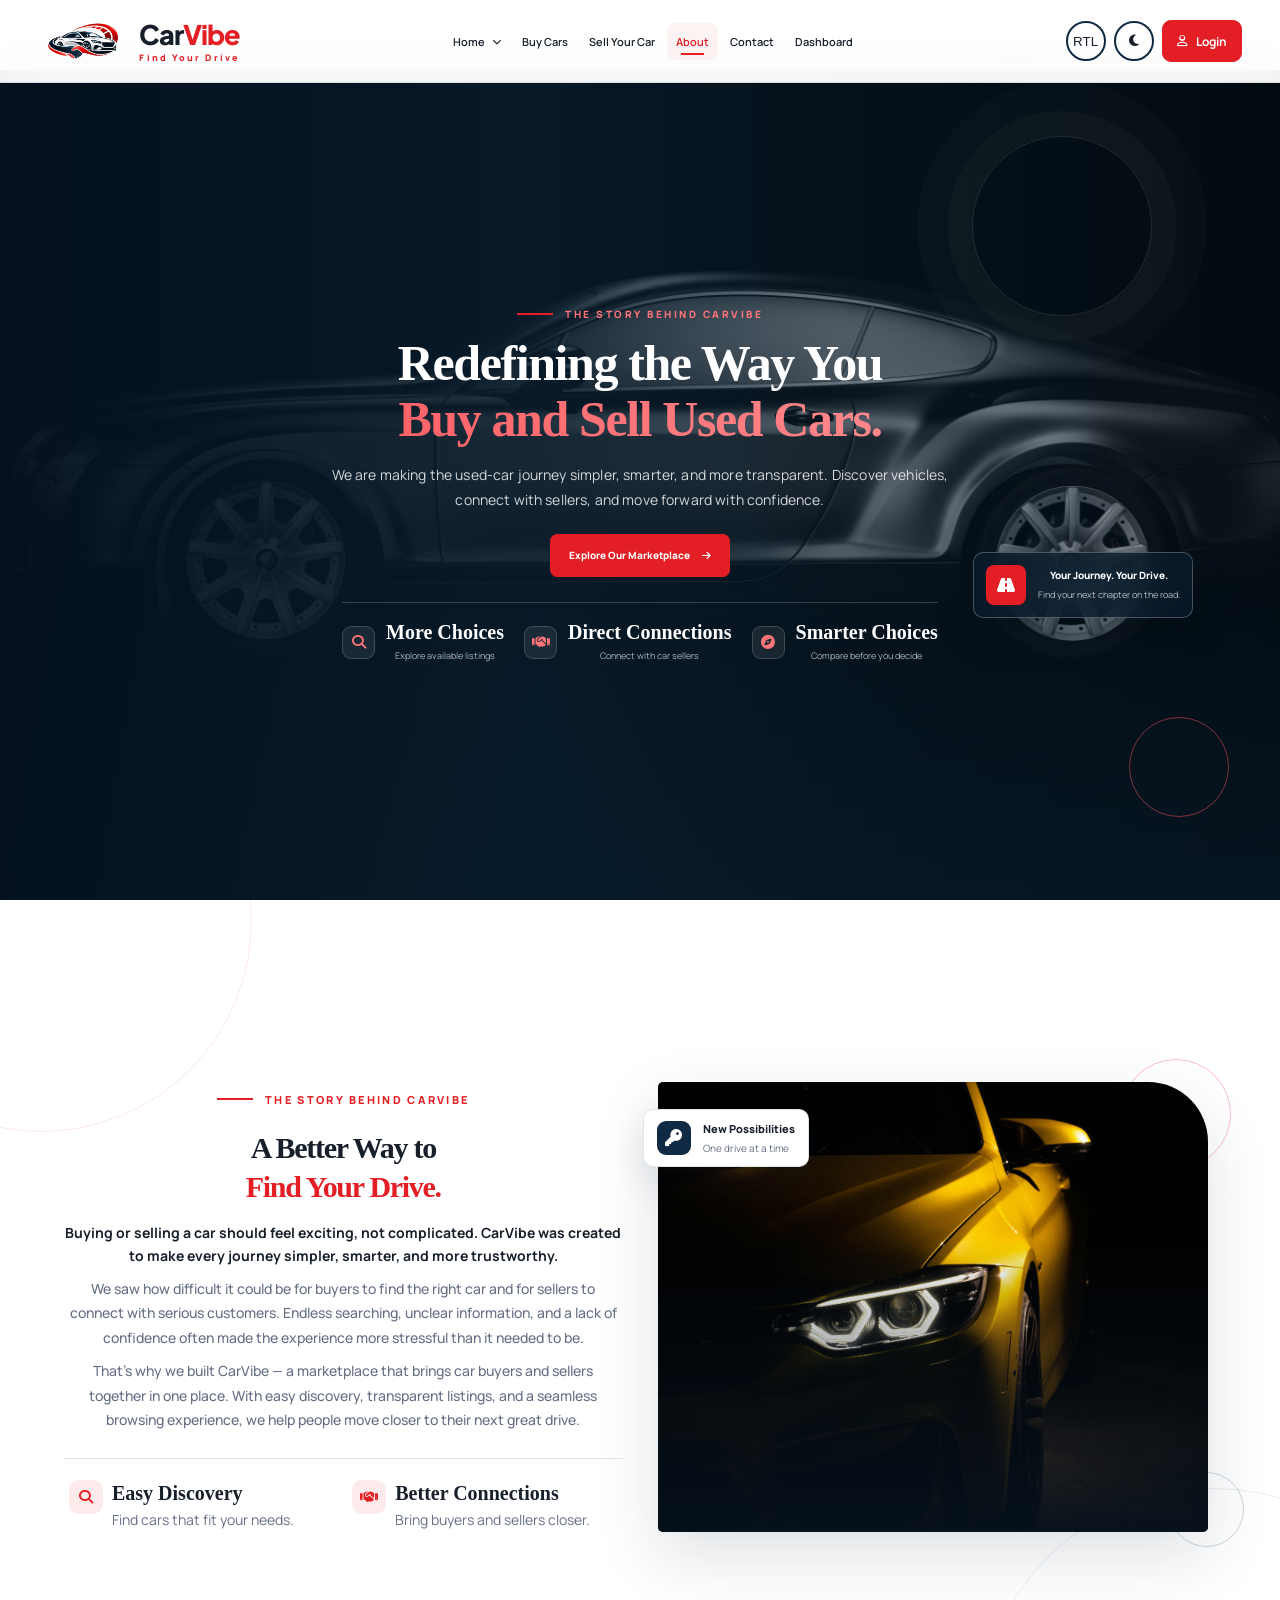
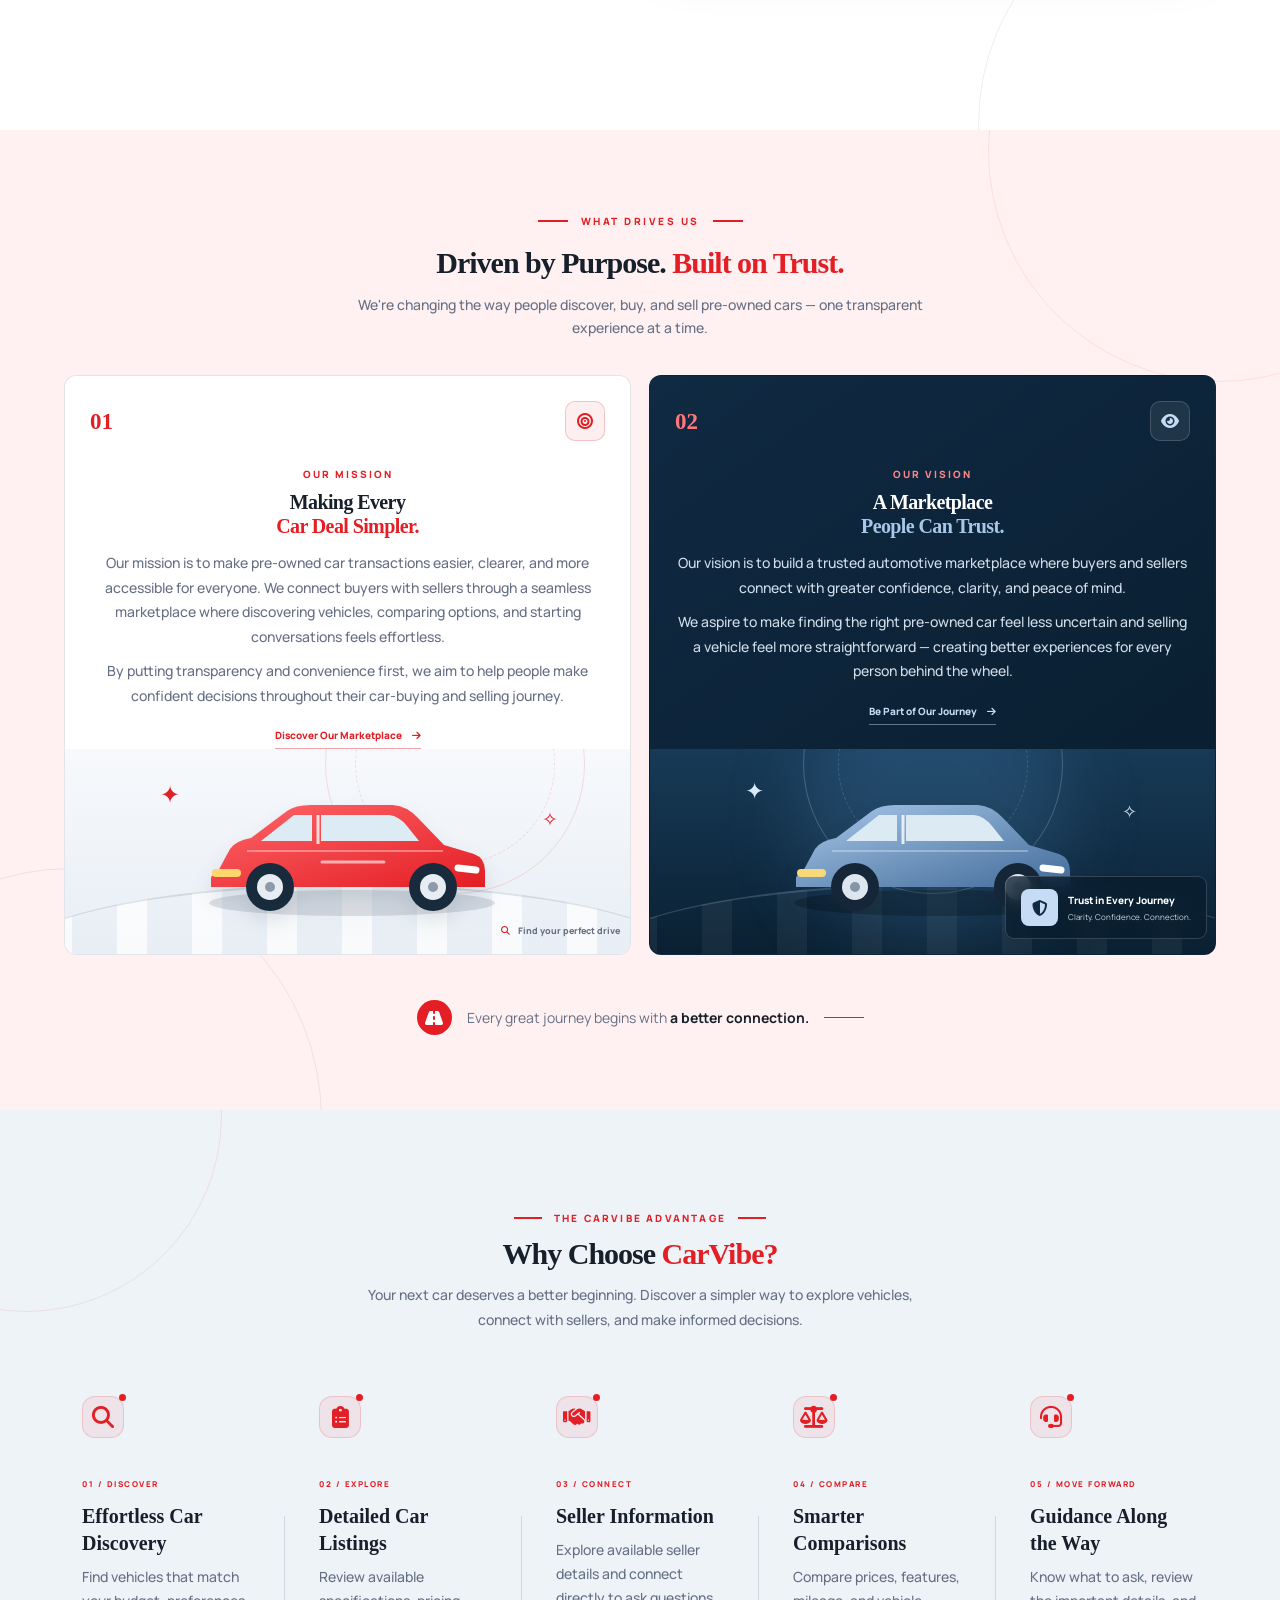
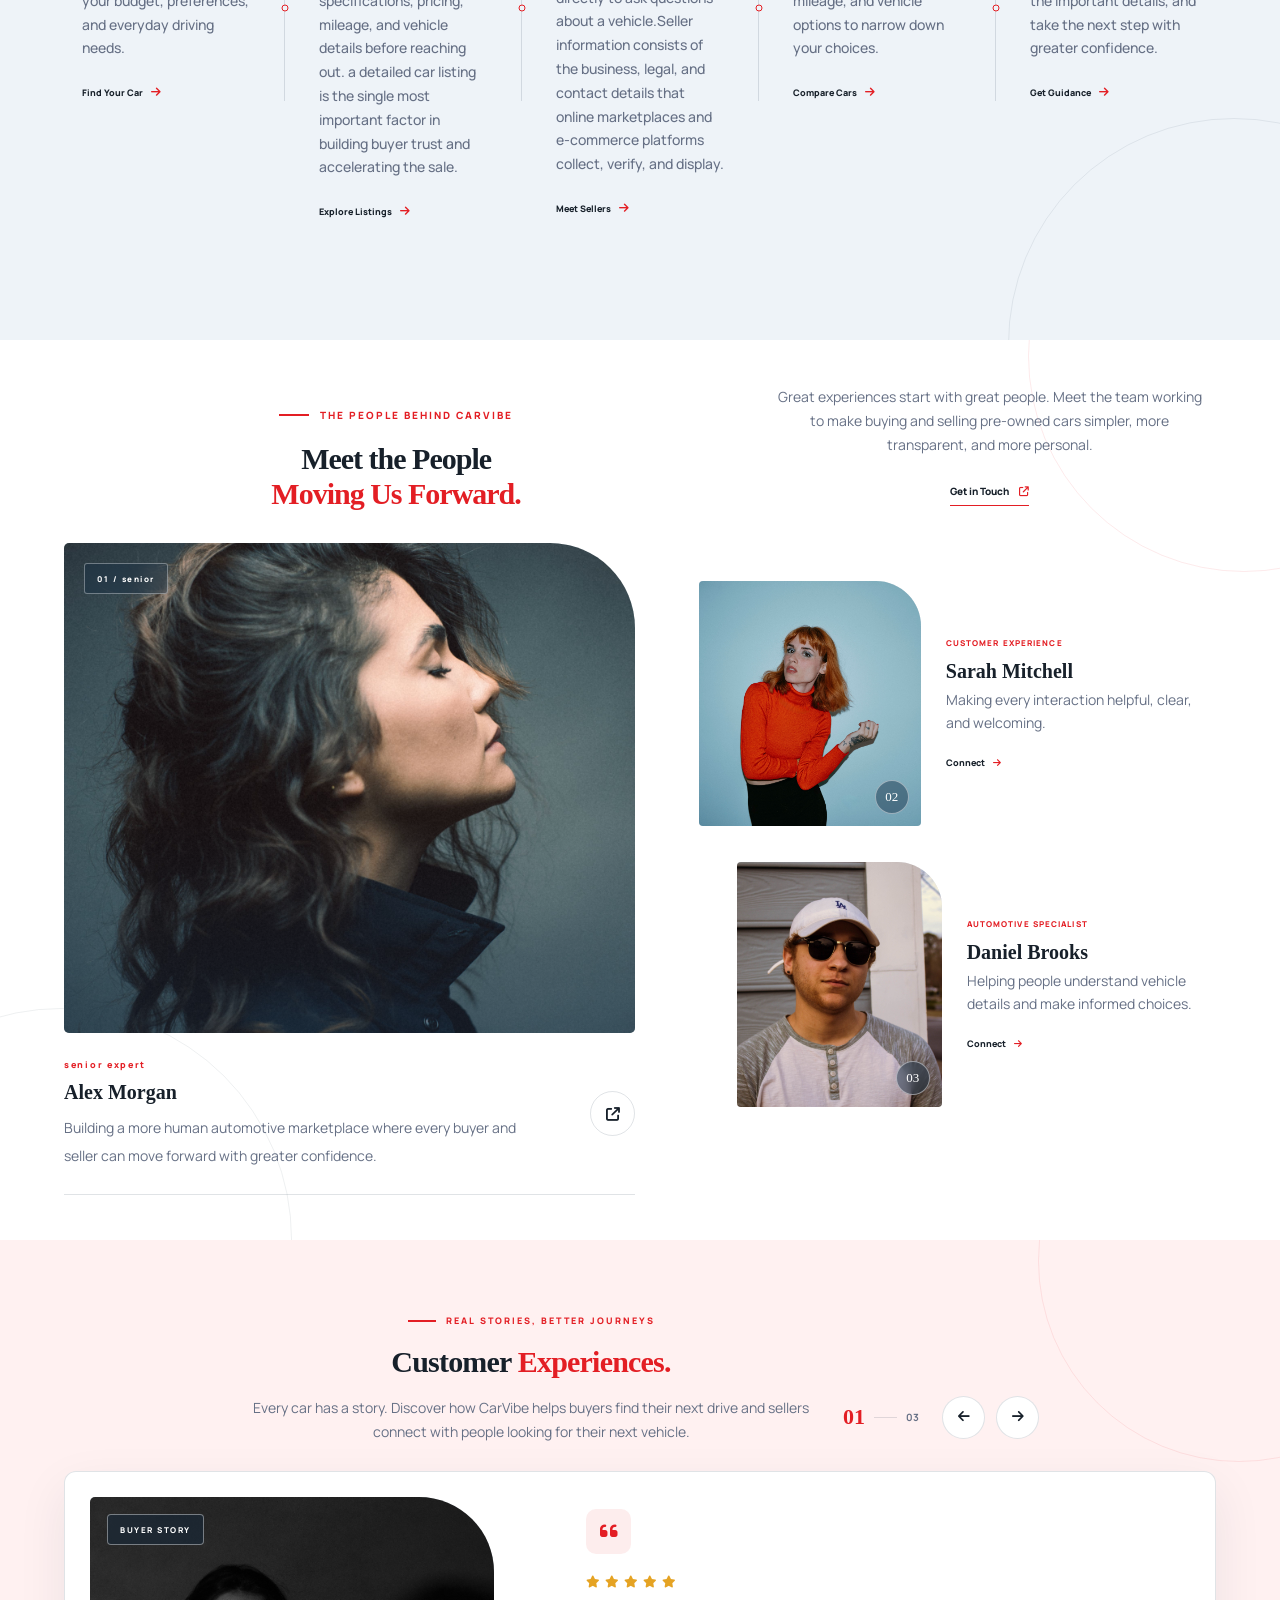
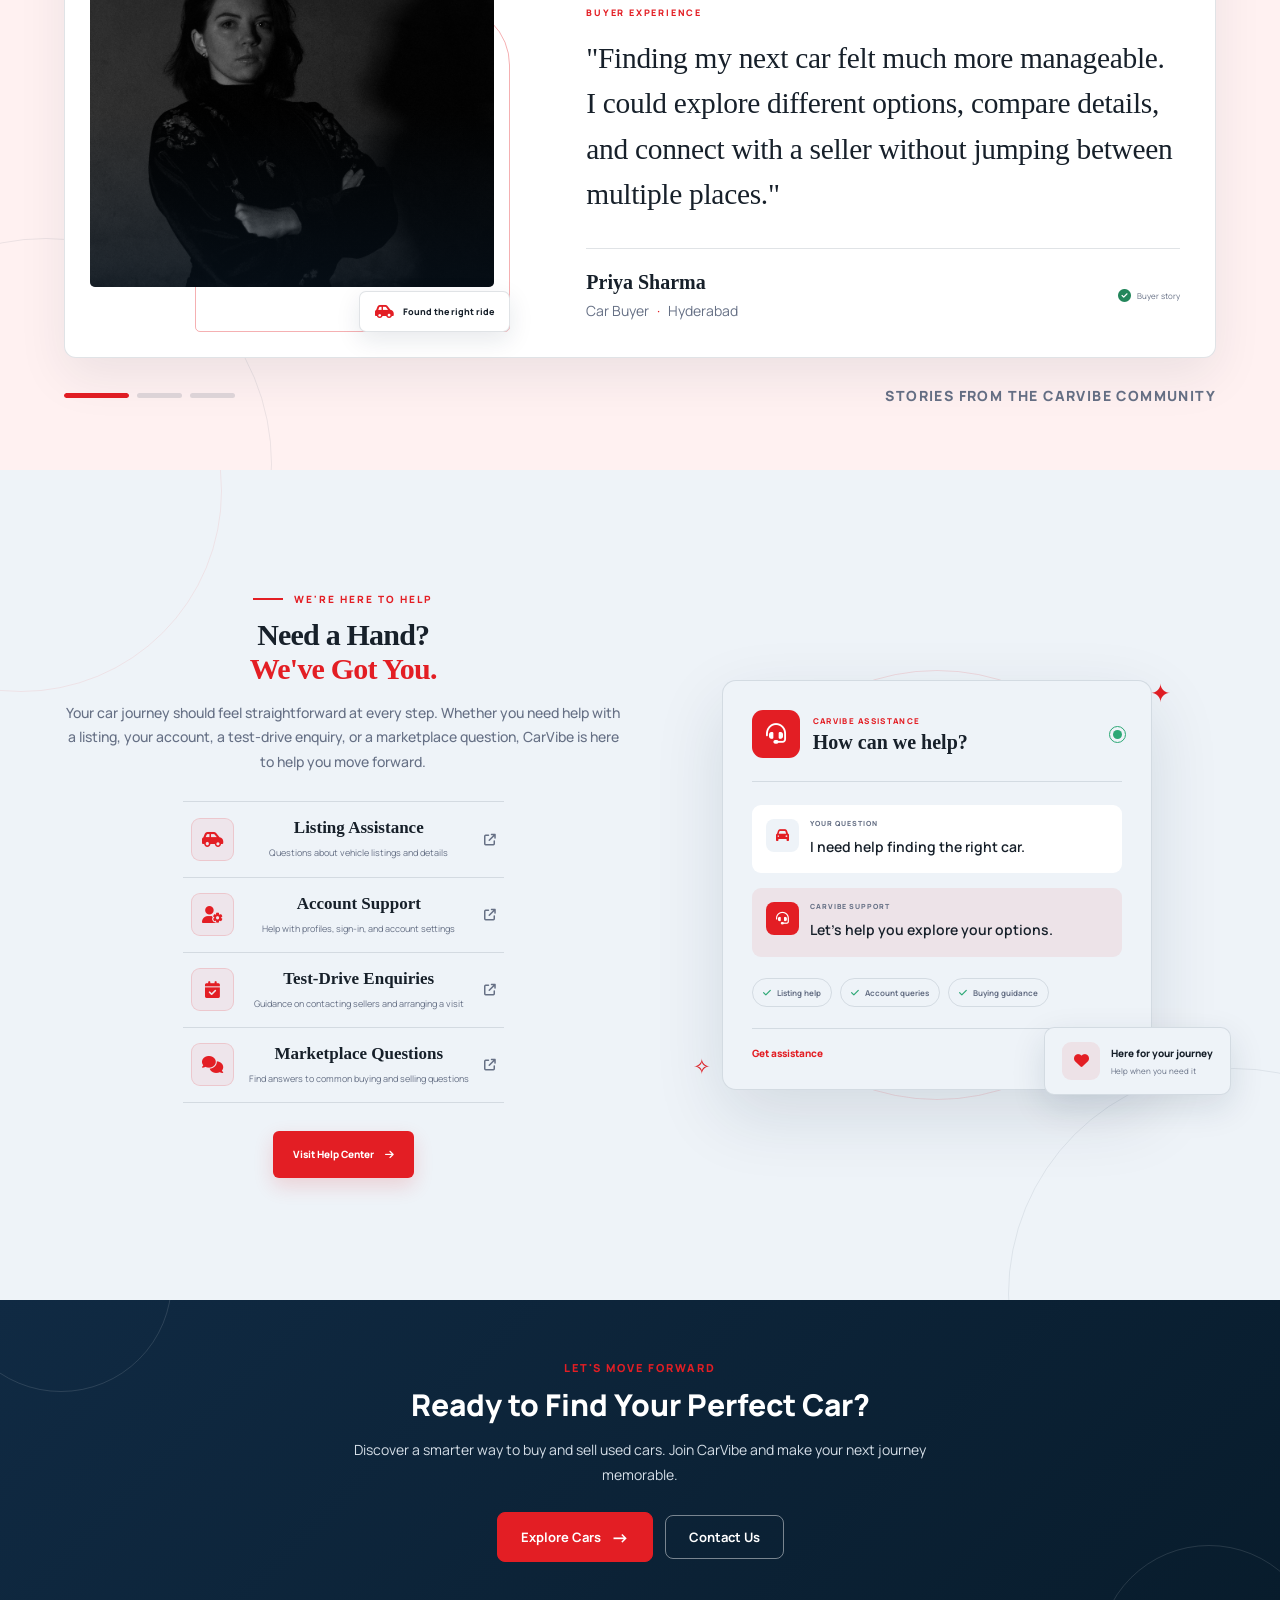
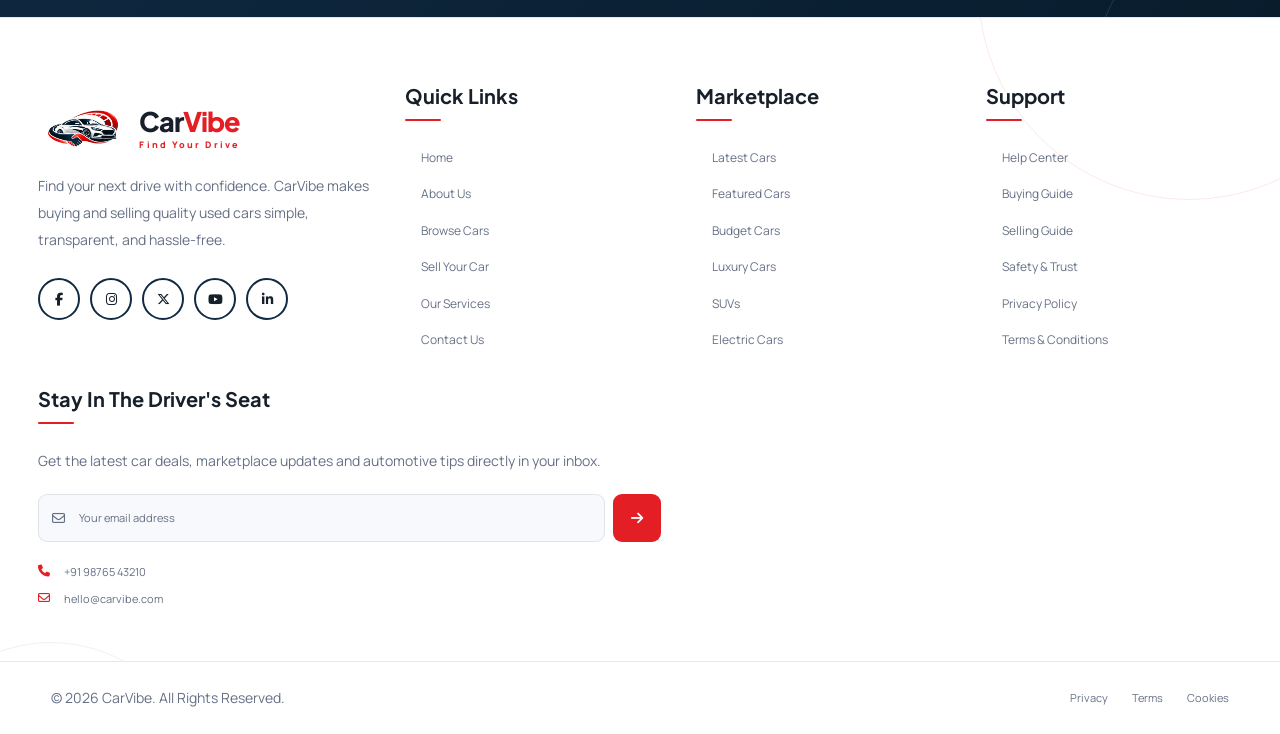
<file: about.html>
<!DOCTYPE html>
<html lang="en" dir="ltr"></html>

<head>
    <meta charset="UTF-8">
    <meta name="viewport" content="width=device-width, initial-scale=1.0">

    <title>CARVIBE | Used Car Marketplace</title>

    <!-- External CSS -->
    <link rel="stylesheet" href="global.css">
<link rel="stylesheet"  href="about.css">
<script src="index.js"></script>
    <!-- Google Fonts -->
    <link rel="preconnect" href="https://fonts.googleapis.com">
    <link rel="preconnect" href="https://fonts.gstatic.com" crossorigin>

    <link href="https://fonts.googleapis.com/css2?family=Manrope:wght@400;500;600;700;800&family=Plus+Jakarta+Sans:wght@500;600;700;800&display=swap"
        rel="stylesheet">

    <!-- Font Awesome -->
    <link rel="stylesheet"
        href="https://cdnjs.cloudflare.com/ajax/libs/font-awesome/6.5.2/css/all.min.css">
</head>

<body>

    <!-- ================= HEADER ================= -->

    <header class="carvibe-header" id="carvibeHeader">

        <div class="header-container">

            <!-- ================= LOGO ================= -->

            <!-- LOGO WITH TAGLINE -->
<a href="index.html" class="carvibe-logo">

    <img
        src="images/logo website.png"
        alt="CarVibe Logo"
        class="logo-image"
    >

    <div class="logo-text">
        <span class="logo-name">
            Car<span class="logo-accent">Vibe</span>
        </span>

        <span class="logo-tagline">Find Your Drive</span>
    </div>

</a>


            <!-- ================= NAVIGATION ================= -->

            <nav class="main-nav" id="mainNav">

                <!-- HOME DROPDOWN -->
                <div class="dropdown">

                    <a href="index.html" class="dropdown-toggle">

                        Home

                        <i class="fa-solid fa-chevron-down"></i>

                    </a>

                    <div class="dropdown-menu">

                        <a href="index.html">
                            <i class="fa-solid fa-house"></i>
                            Home 1
                        </a>

                        <a href="home1.html">
                            <i class="fa-solid fa-house-chimney"></i>
                            Home 2
                        </a>

                    </div>

                </div>


                <a href="buy.html">
                    Buy Cars
                </a>

                <a href="sell.html">
                    Sell Your Car
                </a>

                <a href="about.html">
                    About
                </a>

                <a href="contact.html">
                    Contact
                </a>

                <a href="dashboard.html">
                    Dashboard
                </a>

            </nav>


            <!-- ================= HEADER ACTIONS ================= -->

            <div class="header-actions">

                <!-- RTL BUTTON -->
                <button
                    class="header-icon-btn rtl-btn"
                    id="rtlToggle"
                    aria-label="Toggle RTL">

                    RTL

                </button>


                <!-- DARK MODE -->
                <button
                    class="header-icon-btn"
                    id="darkToggle"
                    aria-label="Toggle Dark Mode">

                    <i class="fa-solid fa-moon"></i>

                </button>


                <!-- LOGIN -->
                <a
                    href="login.html"
                    class="login-btn">

                    <i class="fa-regular fa-user"></i>

                    <span>
                        Login
                    </span>

                </a>


                <!-- MOBILE MENU -->
                <button
                    class="mobile-menu-btn"
                    id="mobileMenuBtn"
                    aria-label="Open Menu">

                    <i class="fa-solid fa-bars"></i>

                </button>

            </div>

        </div>

    </header>

<!-- ==========================================
     CARVIBE ABOUT HERO BANNER
========================================== -->

<section class="cv-about-hero" id="about-hero">

    <!-- Background Image -->
    <div class="cv-about-hero-bg"></div>
    <div class="cv-about-hero-overlay"></div>

    <!-- Decorative Elements -->
    <div class="cv-about-hero-orb"></div>
    <div class="cv-about-hero-ring"></div>

    <div class="cv-about-hero-container">

       

        <!-- Hero Content -->
        <div class="cv-about-hero-content">

            <span class="cv-about-eyebrow">
                <span class="cv-about-eyebrow-line"></span>
                THE STORY BEHIND CARVIBE
            </span>

            <h1>
                Redefining the Way You
                <span>Buy and Sell Used Cars.</span>
            </h1>

            <p>
                We are making the used-car journey simpler, smarter,
                and more transparent. Discover vehicles, connect with
                sellers, and move forward with confidence.
            </p>

            <!-- CTA Buttons -->
            <div class="cv-about-hero-buttons">

                <a href="buy.html" class="cv-about-btn-primary">
                    Explore Our Marketplace
                    <i class="fa-solid fa-arrow-right"></i>
                </a>

               

            </div>

            <!-- Trust Highlights -->
            <div class="cv-about-hero-highlights">

                <div class="cv-about-highlight">
                    <span class="cv-about-highlight-icon">
                        <i class="fa-solid fa-magnifying-glass"></i>
                    </span>
                    <div>
                        <h3>More Choices</h3>
                        <span>Explore available listings</span>
                    </div>
                </div>

                <div class="cv-about-highlight">
                    <span class="cv-about-highlight-icon">
                        <i class="fa-solid fa-handshake"></i>
                    </span>
                    <div>
                        <h3>Direct Connections</h3>
                        <span>Connect with car sellers</span>
                    </div>
                </div>

                <div class="cv-about-highlight">
                    <span class="cv-about-highlight-icon">
                        <i class="fa-solid fa-compass"></i>
                    </span>
                    <div>
                        <h3>Smarter Choices</h3>
                        <span>Compare before you decide</span>
                    </div>
                </div>

            </div>

        </div>

        <!-- Floating Image Label -->
        <div class="cv-about-floating-label">
            <span class="cv-about-floating-icon">
                <i class="fa-solid fa-road"></i>
            </span>
            <div>
                <strong>Your Journey. Your Drive.</strong>
                <span>Find your next chapter on the road.</span>
            </div>
        </div>

        

    </div>

</section>


<!-- ================= OUR STORY SECTION ================= -->
<section class="cv-our-story" id="about-story">

    <div class="cv-story-container">

        <!-- LEFT: STORY CONTENT -->
        <div class="cv-story-content">

            <span class="cv-story-eyebrow">
                <span class="cv-story-eyebrow-line"></span>
                THE STORY BEHIND CARVIBE
            </span>

            <h2 class="cv-story-title">
                A Better Way to
                <span>Find Your Drive.</span>
            </h2>

            <p class="cv-story-intro">
                Buying or selling a car should feel exciting, not
                complicated. CarVibe was created to make every
                journey simpler, smarter, and more trustworthy.
            </p>

            <p class="cv-story-description">
                We saw how difficult it could be for buyers to find
                the right car and for sellers to connect with serious
                customers. Endless searching, unclear information,
                and a lack of confidence often made the experience
                more stressful than it needed to be.
            </p>

            <p class="cv-story-description">
                That's why we built CarVibe — a marketplace that
                brings car buyers and sellers together in one place.
                With easy discovery, transparent listings, and a
                seamless browsing experience, we help people move
                closer to their next great drive.
            </p>

            <!-- STORY HIGHLIGHTS -->
            <div class="cv-story-highlights">

                <div class="cv-story-highlight">
                    <span class="cv-story-highlight-icon">
                        <i class="fa-solid fa-magnifying-glass"></i>
                    </span>

                    <div>
                        <h3>Easy Discovery</h3>
                        <p>Find cars that fit your needs.</p>
                    </div>
                </div>

                <div class="cv-story-highlight">
                    <span class="cv-story-highlight-icon">
                        <i class="fa-solid fa-handshake"></i>
                    </span>

                    <div>
                        <h3>Better Connections</h3>
                        <p>Bring buyers and sellers closer.</p>
                    </div>
                </div>

            </div>

            

        </div>

        <!-- RIGHT: SHOWROOM IMAGE -->
        <div class="cv-story-visual">

            <div class="cv-story-image-frame">

                <img
                    src="/images/our story img.jpg"
                    alt="Modern automotive showroom displaying premium cars"
                    class="cv-story-image"
                    loading="lazy"
                >

                <div class="cv-story-image-overlay"></div>

                

            </div>

            <!-- DECORATIVE ELEMENTS -->
            <div class="cv-story-floating-tag">
                <span class="cv-story-tag-icon">
                    <i class="fa-solid fa-key"></i>
                </span>

                <div>
                    <strong>New Possibilities</strong>
                    <span>One drive at a time</span>
                </div>
            </div>

            <div class="cv-story-circle cv-story-circle-one"></div>
            <div class="cv-story-circle cv-story-circle-two"></div>

            

        </div>

    </div>

</section>
<!-- =============== END OUR STORY SECTION =============== -->



<!-- =============== CARVIBE MISSION & VISION =============== -->
<section class="cv-mission-vision" id="mission-vision">

    <div class="cv-mv-container">

        <!-- SECTION HEADER -->
        <div class="cv-mv-header">
            <span class="cv-mv-eyebrow">
                <span class="cv-mv-eyebrow-line"></span>
                WHAT DRIVES US
                <span class="cv-mv-eyebrow-line"></span>
            </span>

            <h2 class="cv-mv-main-title">
                Driven by Purpose.
                <span>Built on Trust.</span>
            </h2>

            <p class="cv-mv-header-text">
                We're changing the way people discover, buy, and sell
                pre-owned cars — one transparent experience at a time.
            </p>
        </div>

        <!-- MISSION & VISION -->
        <div class="cv-mv-grid">

            <!-- MISSION AREA -->
            <article class="cv-mv-panel cv-mv-mission">

                <div class="cv-mv-panel-top">
                    <span class="cv-mv-number">01</span>

                    <span class="cv-mv-icon">
                        <i class="fa-solid fa-bullseye"></i>
                    </span>
                </div>

                <div class="cv-mv-content">
                    <span class="cv-mv-label">OUR MISSION</span>

                    <h3>
                        Making Every
                        <span>Car Deal Simpler.</span>
                    </h3>

                    <p>
                        Our mission is to make pre-owned car transactions
                        easier, clearer, and more accessible for everyone.
                        We connect buyers with sellers through a seamless
                        marketplace where discovering vehicles, comparing
                        options, and starting conversations feels effortless.
                    </p>

                    <p>
                        By putting transparency and convenience first,
                        we aim to help people make confident decisions
                        throughout their car-buying and selling journey.
                    </p>

                    <a href="#all-cars" class="cv-mv-link">
                        Discover Our Marketplace
                        <i class="fa-solid fa-arrow-right"></i>
                    </a>
                </div>

                <!-- DECORATIVE MISSION ILLUSTRATION -->
                <div class="cv-mv-art cv-mv-mission-art">

                    <div class="cv-mv-art-ring cv-mv-art-ring-one"></div>
                    <div class="cv-mv-art-ring cv-mv-art-ring-two"></div>

                    <span class="cv-mv-art-spark cv-mv-spark-one">✦</span>
                    <span class="cv-mv-art-spark cv-mv-spark-two">✧</span>

                    <div class="cv-mv-art-road"></div>

                    <svg class="cv-mv-car-illustration"
                         viewBox="0 0 360 145"
                         xmlns="http://www.w3.org/2000/svg"
                         role="img"
                         aria-label="Stylized car illustration representing an easy car-buying journey">

                        <defs>
                            <linearGradient id="cvMissionCarPaint"
                                            x1="0" y1="0" x2="1" y2="1">
                                <stop offset="0%" stop-color="#FF666A"/>
                                <stop offset="100%" stop-color="#E31E24"/>
                            </linearGradient>
                        </defs>

                        <ellipse cx="184" cy="119" rx="143" ry="13"
                                 fill="#102A43" opacity=".13"/>

                        <path d="M48 91 L62 65 Q67 57 83 54
                                 L119 27 Q127 21 143 21
                                 L225 21 Q239 22 250 34
                                 L276 61 L306 70
                                 Q317 74 317 87 L317 103
                                 L43 103 L43 94 Q43 91 48 91Z"
                              fill="url(#cvMissionCarPaint)"/>

                        <path d="M126 31 L144 31 L144 57 L93 57Z"
                              fill="#DDECF4"/>

                        <path d="M153 31 L221 31
                                 Q231 32 239 42 L251 57 L153 57Z"
                              fill="#DDECF4"/>

                        <path d="M150 31 L150 60"
                              stroke="#FFFFFF" stroke-width="3"
                              opacity=".8"/>

                        <path d="M79 67 L275 67"
                              stroke="#FFFFFF" stroke-width="2"
                              opacity=".35"/>

                        <path d="M48 89 L69 89"
                              stroke="#FFD66B" stroke-width="8"
                              stroke-linecap="round"/>

                        <path d="M290 84 L308 86"
                              stroke="#FFFFFF" stroke-width="7"
                              stroke-linecap="round"/>

                        <circle cx="102" cy="103" r="24" fill="#182B3D"/>
                        <circle cx="102" cy="103" r="13" fill="#E7EDF2"/>
                        <circle cx="102" cy="103" r="5" fill="#8D9AA7"/>

                        <circle cx="265" cy="103" r="24" fill="#182B3D"/>
                        <circle cx="265" cy="103" r="13" fill="#E7EDF2"/>
                        <circle cx="265" cy="103" r="5" fill="#8D9AA7"/>

                        <path d="M154 78 L216 78"
                              stroke="#FFFFFF" stroke-width="3"
                              stroke-linecap="round" opacity=".6"/>

                    </svg>

                    <div class="cv-mv-art-caption">
                        <i class="fa-solid fa-magnifying-glass"></i>
                        <span>Find your perfect drive</span>
                    </div>
                </div>

            </article>

            <!-- VISION AREA -->
            <article class="cv-mv-panel cv-mv-vision">

                <div class="cv-mv-panel-top">
                    <span class="cv-mv-number">02</span>

                    <span class="cv-mv-icon">
                        <i class="fa-solid fa-eye"></i>
                    </span>
                </div>

                <div class="cv-mv-content">
                    <span class="cv-mv-label">OUR VISION</span>

                    <h3>
                        A Marketplace
                        <span>People Can Trust.</span>
                    </h3>

                    <p>
                        Our vision is to build a trusted automotive
                        marketplace where buyers and sellers connect
                        with greater confidence, clarity, and peace of mind.
                    </p>

                    <p>
                        We aspire to make finding the right pre-owned car
                        feel less uncertain and selling a vehicle feel more
                        straightforward — creating better experiences for
                        every person behind the wheel.
                    </p>

                    <a href="sell.html" class="cv-mv-link">
                        Be Part of Our Journey
                        <i class="fa-solid fa-arrow-right"></i>
                    </a>
                </div>

                <!-- DECORATIVE VISION ILLUSTRATION -->
                <div class="cv-mv-art cv-mv-vision-art">

                    <div class="cv-mv-vision-glow"></div>

                    <div class="cv-mv-vision-orbit cv-mv-orbit-one"></div>
                    <div class="cv-mv-vision-orbit cv-mv-orbit-two"></div>

                    <span class="cv-mv-vision-star cv-mv-vision-star-one">✦</span>
                    <span class="cv-mv-vision-star cv-mv-vision-star-two">✧</span>

                    <div class="cv-mv-vision-road"></div>

                    <svg class="cv-mv-vision-car"
                         viewBox="0 0 360 145"
                         xmlns="http://www.w3.org/2000/svg"
                         role="img"
                         aria-label="Stylized premium car representing the future of trusted automotive shopping">

                        <defs>
                            <linearGradient id="cvVisionCarPaint"
                                            x1="0" y1="0" x2="1" y2="1">
                                <stop offset="0%" stop-color="#A8C7E8"/>
                                <stop offset="100%" stop-color="#416B99"/>
                            </linearGradient>
                        </defs>

                        <ellipse cx="184" cy="119" rx="143" ry="13"
                                 fill="#000000" opacity=".22"/>

                        <path d="M48 91 L62 65 Q67 57 83 54
                                 L119 27 Q127 21 143 21
                                 L225 21 Q239 22 250 34
                                 L276 61 L306 70
                                 Q317 74 317 87 L317 103
                                 L43 103 L43 94 Q43 91 48 91Z"
                              fill="url(#cvVisionCarPaint)"/>

                        <path d="M126 31 L144 31 L144 57 L93 57Z"
                              fill="#DCEAF4"/>

                        <path d="M153 31 L221 31
                                 Q231 32 239 42 L251 57 L153 57Z"
                              fill="#DCEAF4"/>

                        <path d="M150 31 L150 60"
                              stroke="#FFFFFF" stroke-width="3"
                              opacity=".8"/>

                        <path d="M79 67 L275 67"
                              stroke="#FFFFFF" stroke-width="2"
                              opacity=".3"/>

                        <path d="M48 89 L69 89"
                              stroke="#F8D879" stroke-width="8"
                              stroke-linecap="round"/>

                        <path d="M290 84 L308 86"
                              stroke="#FFFFFF" stroke-width="7"
                              stroke-linecap="round"/>

                        <circle cx="102" cy="103" r="24" fill="#142638"/>
                        <circle cx="102" cy="103" r="13" fill="#DDE6EF"/>
                        <circle cx="102" cy="103" r="5" fill="#8296A9"/>

                        <circle cx="265" cy="103" r="24" fill="#142638"/>
                        <circle cx="265" cy="103" r="13" fill="#DDE6EF"/>
                        <circle cx="265" cy="103" r="5" fill="#8296A9"/>

                    </svg>

                    <div class="cv-mv-trust-badge">
                        <span class="cv-mv-trust-icon">
                            <i class="fa-solid fa-shield-halved"></i>
                        </span>

                        <div>
                            <strong>Trust in Every Journey</strong>
                            <span>Clarity. Confidence. Connection.</span>
                        </div>
                    </div>

                </div>

            </article>

        </div>

        <!-- BOTTOM STATEMENT -->
        <div class="cv-mv-footer">
            <span class="cv-mv-footer-icon">
                <i class="fa-solid fa-road"></i>
            </span>

            <p>
                Every great journey begins with
                <strong>a better connection.</strong>
            </p>

            <span class="cv-mv-footer-line"></span>
        </div>

    </div>

</section>
<!-- ============= END MISSION & VISION ============= -->
 


<!-- =============== CARVIBE WHY CHOOSE US =============== -->
<section class="cv-why-us" id="why-choose-us">

    <div class="cv-why-container">

        <!-- SECTION HEADING -->
        <div class="cv-why-header">

            <span class="cv-why-eyebrow">
                <span class="cv-why-line"></span>
                THE CARVIBE ADVANTAGE
                <span class="cv-why-line"></span>
            </span>

            <h2 class="cv-why-title">
                Why Choose <span>CarVibe?</span>
            </h2>

            <p class="cv-why-description">
                Your next car deserves a better beginning. Discover a
                simpler way to explore vehicles, connect with sellers,
                and make informed decisions.
            </p>

        </div>

        <!-- HORIZONTAL FEATURE STRIP -->
        <div class="cv-why-features">

            <!-- FEATURE 1 -->
            <article class="cv-why-feature">

                <div class="cv-why-icon-wrap">
                    <span class="cv-why-icon">
                        <i class="fa-solid fa-magnifying-glass"></i>
                    </span>
                    <span class="cv-why-icon-dot"></span>
                </div>

                <span class="cv-why-number">01 / DISCOVER</span>

                <h3>Effortless Car Discovery</h3>

                <p>
                    Find vehicles that match your budget, preferences,
                    and everyday driving needs.
                </p>

                <a href="buy.html" class="cv-why-link"
                   aria-label="Find your ideal car">
                    Find Your Car
                    <i class="fa-solid fa-arrow-right"></i>
                </a>

            </article>

            <span class="cv-why-connector" aria-hidden="true"></span>

            <!-- FEATURE 2 -->
            <article class="cv-why-feature">

                <div class="cv-why-icon-wrap">
                    <span class="cv-why-icon">
                        <i class="fa-solid fa-clipboard-list"></i>
                    </span>
                    <span class="cv-why-icon-dot"></span>
                </div>

                <span class="cv-why-number">02 / EXPLORE</span>

                <h3>Detailed Car Listings</h3>

                <p>
                    Review available specifications, pricing, mileage,
                    and vehicle details before reaching out. a detailed car listing is the single most important factor in building buyer trust and accelerating the sale.
                </p>

                <a href="buy.html" class="cv-why-link"
                   aria-label="Explore detailed car listings">
                    Explore Listings
                    <i class="fa-solid fa-arrow-right"></i>
                </a>

            </article>

            <span class="cv-why-connector" aria-hidden="true"></span>

            <!-- FEATURE 3 -->
            <article class="cv-why-feature">

                <div class="cv-why-icon-wrap">
                    <span class="cv-why-icon">
                        <i class="fa-solid fa-handshake"></i>
                    </span>
                    <span class="cv-why-icon-dot"></span>
                </div>

                <span class="cv-why-number">03 / CONNECT</span>

                <h3>Seller Information</h3>

                <p>
                    Explore available seller details and connect directly
                    to ask questions about a vehicle.Seller information consists of the business, legal, and contact details that online marketplaces and e-commerce platforms collect, verify, and display.
                </p>

                <a href="sell.html" class="cv-why-link"
                   aria-label="Meet trusted sellers">
                    Meet Sellers
                    <i class="fa-solid fa-arrow-right"></i>
                </a>

            </article>

            <span class="cv-why-connector" aria-hidden="true"></span>

            <!-- FEATURE 4 -->
            <article class="cv-why-feature">

                <div class="cv-why-icon-wrap">
                    <span class="cv-why-icon">
                        <i class="fa-solid fa-scale-balanced"></i>
                    </span>
                    <span class="cv-why-icon-dot"></span>
                </div>

                <span class="cv-why-number">04 / COMPARE</span>

                <h3>Smarter Comparisons</h3>

                <p>
                    Compare prices, features, mileage, and vehicle options
                    to narrow down your choices.
                </p>

                <a href="buy.html" class="cv-why-link"
                   aria-label="Compare available cars">
                    Compare Cars
                    <i class="fa-solid fa-arrow-right"></i>
                </a>

            </article>

            <span class="cv-why-connector" aria-hidden="true"></span>

            <!-- FEATURE 5 -->
            <article class="cv-why-feature">

                <div class="cv-why-icon-wrap">
                    <span class="cv-why-icon">
                        <i class="fa-solid fa-headset"></i>
                    </span>
                    <span class="cv-why-icon-dot"></span>
                </div>

                <span class="cv-why-number">05 / MOVE FORWARD</span>

                <h3>Guidance Along the Way</h3>

                <p>
                    Know what to ask, review the important details,
                    and take the next step with greater confidence.
                </p>

                <a href="about.html" class="cv-why-link"
                   aria-label="Read frequently asked questions">
                    Get Guidance
                    <i class="fa-solid fa-arrow-right"></i>
                </a>

            </article>

        </div>

        

    </div>

</section>
<!-- ============= END WHY CHOOSE US ============= -->



<!-- =============== CARVIBE MEET OUR TEAM =============== -->
<section class="cv-team" id="our-team">

    <div class="cv-team-container">

        <!-- SECTION INTRO -->
        <div class="cv-team-header">

            <div class="cv-team-heading-left">
                <span class="cv-team-eyebrow">
                    <span class="cv-team-eyebrow-line"></span>
                    THE PEOPLE BEHIND CARVIBE
                </span>

                <h2 class="cv-team-title">
                    Meet the People
                    <span>Moving Us Forward.</span>
                </h2>
            </div>

            <div class="cv-team-heading-right">
                <p>
                    Great experiences start with great people. Meet the
                    team working to make buying and selling pre-owned
                    cars simpler, more transparent, and more personal.
                </p>

                <a href="contact.html" class="cv-team-contact-link">
                    Get in Touch
                    <i class="fa-solid fa-arrow-up-right-from-square"></i>
                </a>
            </div>

        </div>

        <!-- EDITORIAL TEAM CONTENT -->
        <div class="cv-team-editorial">

            <!-- LARGE FEATURED PORTRAIT -->
            <div class="cv-team-featured">

                <div class="cv-team-portrait cv-team-portrait-main">
                    <img
                        src="images/alex.jpg"
                        alt="Portrait of the CarVibe leadership team member"
                        loading="lazy"
                    >

                    <span class="cv-team-photo-index">01 / senior</span>

                    <div class="cv-team-photo-overlay"></div>
                </div>

                <div class="cv-team-featured-info">

                    <div>
                        <span class="cv-team-role">senior expert</span>

                        <h3>Alex Morgan</h3>

                        <p>
                            Building a more human automotive marketplace
                            where every buyer and seller can move forward
                            with greater confidence.
                        </p>
                    </div>

                    <a href="contact.html"
                       class="cv-team-profile-link"
                       aria-label="Contact the founder">
                        <i class="fa-solid fa-arrow-up-right-from-square"></i>
                    </a>

                </div>

            </div>

            <!-- SECONDARY TEAM MEMBERS -->
            <div class="cv-team-secondary">

                <!-- MEMBER 2 -->
                <article class="cv-team-member">

                    <div class="cv-team-member-photo">
                        <img
                            src="images/sara 1.jpg"
                            alt="Portrait representing a customer experience lead"
                            loading="lazy"
                        >

                        <span class="cv-team-photo-number">02</span>
                    </div>

                    <div class="cv-team-member-info">
                        <span class="cv-team-role">CUSTOMER EXPERIENCE</span>

                        <h3>Sarah Mitchell</h3>

                        <p>
                            Making every interaction helpful, clear,
                            and welcoming.
                        </p>

                        <a href="contact.html" class="cv-team-member-link">
                            Connect
                            <i class="fa-solid fa-arrow-right"></i>
                        </a>
                    </div>

                </article>

                <!-- MEMBER 3 -->
                <article class="cv-team-member cv-team-member-offset">

                    <div class="cv-team-member-photo">
                        <img
                            src="images/daniel.jpg"
                            alt="Portrait representing an automotive marketplace specialist"
                            loading="lazy"
                        >

                        <span class="cv-team-photo-number">03</span>
                    </div>

                    <div class="cv-team-member-info">
                        <span class="cv-team-role">AUTOMOTIVE SPECIALIST</span>

                        <h3>Daniel Brooks</h3>

                        <p>
                            Helping people understand vehicle details
                            and make informed choices.
                        </p>

                        <a href="contact.html" class="cv-team-member-link">
                            Connect
                            <i class="fa-solid fa-arrow-right"></i>
                        </a>
                    </div>

                </article>

            </div>

        </div>

       

    </div>

</section>
<!-- ============= END MEET OUR TEAM ============= -->


<!-- ============== CARVIBE CUSTOMER EXPERIENCES ============== -->
<section class="cv-testimonials" id="customer-experiences">

    <div class="cv-testimonials-container">

        <!-- SECTION HEADER -->
        <div class="cv-testimonials-header">

            <div class="cv-testimonials-heading">
                <span class="cv-testimonials-eyebrow">
                    <span class="cv-testimonials-eyebrow-line"></span>
                    REAL STORIES, BETTER JOURNEYS
                </span>

                <h2 class="cv-testimonials-title">
                    Customer <span>Experiences.</span>
                </h2>

                <p class="cv-testimonials-intro">
                    Every car has a story. Discover how CarVibe helps
                    buyers find their next drive and sellers connect
                    with people looking for their next vehicle.
                </p>
            </div>

            <div class="cv-testimonials-navigation">
                <span class="cv-testimonials-counter">
                    <strong id="cvTestimonialCurrent">01</strong>
                    <span class="cv-counter-divider"></span>
                    <span id="cvTestimonialTotal">03</span>
                </span>

                <button class="cv-testimonial-arrow"
                        id="cvTestimonialPrev"
                        type="button"
                        aria-label="Previous testimonial">
                    <i class="fa-solid fa-arrow-left"></i>
                </button>

                <button class="cv-testimonial-arrow"
                        id="cvTestimonialNext"
                        type="button"
                        aria-label="Next testimonial">
                    <i class="fa-solid fa-arrow-right"></i>
                </button>
            </div>

        </div>

        <!-- TESTIMONIAL SLIDER -->
        <div class="cv-testimonial-slider" id="cvTestimonialSlider">

            <!-- TESTIMONIAL 1 -->
            <article class="cv-testimonial-slide is-active"
                     aria-hidden="false">

                <div class="cv-testimonial-visual">
                    <div class="cv-testimonial-photo-frame">
                        <img
                            src="images/sarah 12.jpg"
                            alt="Portrait representing a CarVibe car buyer"
                            loading="lazy"
                        >

                        <span class="cv-testimonial-photo-label">
                            BUYER STORY
                        </span>
                    </div>

                    <div class="cv-testimonial-photo-decoration"></div>

                    <div class="cv-testimonial-visual-caption">
                        <i class="fa-solid fa-car-side"></i>
                        <span>Found the right ride</span>
                    </div>
                </div>

                <div class="cv-testimonial-content">

                    <span class="cv-testimonial-quote-icon">
                        <i class="fa-solid fa-quote-left"></i>
                    </span>

                    <div class="cv-testimonial-stars"
                         aria-label="5 out of 5 stars">
                        <i class="fa-solid fa-star"></i>
                        <i class="fa-solid fa-star"></i>
                        <i class="fa-solid fa-star"></i>
                        <i class="fa-solid fa-star"></i>
                        <i class="fa-solid fa-star"></i>
                    </div>

                    <span class="cv-testimonial-type">
                        BUYER EXPERIENCE
                    </span>

                    <blockquote class="cv-testimonial-quote">
                        "Finding my next car felt much more manageable.
                        I could explore different options, compare
                        details, and connect with a seller without
                        jumping between multiple places."
                    </blockquote>

                    <div class="cv-testimonial-bottom">

                        <div class="cv-testimonial-person">
                            <h3>Priya Sharma</h3>
                            <p>Car Buyer <span>·</span> Hyderabad</p>
                        </div>

                        <span class="cv-testimonial-verified">
                            <i class="fa-solid fa-check-circle"></i>
                            Buyer story
                        </span>

                    </div>

                </div>

            </article>

            <!-- TESTIMONIAL 2 -->
            <article class="cv-testimonial-slide"
                     aria-hidden="true"
                     inert>

                <div class="cv-testimonial-visual">
                    <div class="cv-testimonial-photo-frame">
                        <img
                            src="images/rahul mehta.jpg"
                            alt="Portrait representing a CarVibe car seller"
                            loading="lazy"
                        >

                        <span class="cv-testimonial-photo-label">
                            SELLER STORY
                        </span>
                    </div>

                    <div class="cv-testimonial-photo-decoration"></div>

                    <div class="cv-testimonial-visual-caption">
                        <i class="fa-solid fa-handshake"></i>
                        <span>Better buyer connections</span>
                    </div>
                </div>

                <div class="cv-testimonial-content">

                    <span class="cv-testimonial-quote-icon">
                        <i class="fa-solid fa-quote-left"></i>
                    </span>

                    <div class="cv-testimonial-stars"
                         aria-label="5 out of 5 stars">
                        <i class="fa-solid fa-star"></i>
                        <i class="fa-solid fa-star"></i>
                        <i class="fa-solid fa-star"></i>
                        <i class="fa-solid fa-star"></i>
                        <i class="fa-solid fa-star"></i>
                    </div>

                    <span class="cv-testimonial-type">
                        SELLER EXPERIENCE
                    </span>

                    <blockquote class="cv-testimonial-quote">
                        "Listing my car gave me a convenient way to
                        present its details and connect with people
                        who were interested. It made starting
                        conversations with potential buyers easier."
                    </blockquote>

                    <div class="cv-testimonial-bottom">

                        <div class="cv-testimonial-person">
                            <h3>Rahul Mehta</h3>
                            <p>Car Seller <span>·</span> Bengaluru</p>
                        </div>

                        <span class="cv-testimonial-verified">
                            <i class="fa-solid fa-check-circle"></i>
                            Seller story
                        </span>

                    </div>

                </div>

            </article>

            <!-- TESTIMONIAL 3 -->
            <article class="cv-testimonial-slide"
                     aria-hidden="true"
                     inert>

                <div class="cv-testimonial-visual">
                    <div class="cv-testimonial-photo-frame">
                        <img
                            src="images/ananya.jpg"
                            alt="Portrait representing a CarVibe marketplace customer"
                            loading="lazy"
                        >

                        <span class="cv-testimonial-photo-label">
                            BUYER STORY
                        </span>
                    </div>

                    <div class="cv-testimonial-photo-decoration"></div>

                    <div class="cv-testimonial-visual-caption">
                        <i class="fa-solid fa-magnifying-glass"></i>
                        <span>More informed choices</span>
                    </div>
                </div>

                <div class="cv-testimonial-content">

                    <span class="cv-testimonial-quote-icon">
                        <i class="fa-solid fa-quote-left"></i>
                    </span>

                    <div class="cv-testimonial-stars"
                         aria-label="5 out of 5 stars">
                        <i class="fa-solid fa-star"></i>
                        <i class="fa-solid fa-star"></i>
                        <i class="fa-solid fa-star"></i>
                        <i class="fa-solid fa-star"></i>
                        <i class="fa-solid fa-star"></i>
                    </div>

                    <span class="cv-testimonial-type">
                        BUYER EXPERIENCE
                    </span>

                    <blockquote class="cv-testimonial-quote">
                        "Being able to review vehicle information
                        in one place helped me narrow down my choices.
                        I felt better prepared to ask the seller
                        the right questions before moving forward."
                    </blockquote>

                    <div class="cv-testimonial-bottom">

                        <div class="cv-testimonial-person">
                            <h3>Ananya Reddy</h3>
                            <p>Car Buyer <span>·</span> Chennai</p>
                        </div>

                        <span class="cv-testimonial-verified">
                            <i class="fa-solid fa-check-circle"></i>
                            Buyer story
                        </span>

                    </div>

                </div>

            </article>

        </div>

        <!-- SLIDER PROGRESS -->
        <div class="cv-testimonial-progress-area">

            <div class="cv-testimonial-progress-track"
                 role="group"
                 aria-label="Choose a customer testimonial">

                <button class="cv-testimonial-progress is-active"
                        type="button"
                        data-slide="0"
                        aria-label="Show testimonial 1"
                        aria-pressed="true">
                    <span></span>
                </button>

                <button class="cv-testimonial-progress"
                        type="button"
                        data-slide="1"
                        aria-label="Show testimonial 2"
                        aria-pressed="false">
                    <span></span>
                </button>

                <button class="cv-testimonial-progress"
                        type="button"
                        data-slide="2"
                        aria-label="Show testimonial 3"
                        aria-pressed="false">
                    <span></span>
                </button>

            </div>

            <p class="cv-testimonial-progress-label">
                STORIES FROM THE CARVIBE COMMUNITY
            </p>

        </div>

       

    </div>

</section>
<!-- ============ END CUSTOMER EXPERIENCES ============ -->



<!-- ============ CARVIBE CUSTOMER SUPPORT ============ -->
<section class="cv-support" id="customer-support">

    <div class="cv-support-container">

        <!-- LEFT: SUPPORT CONTENT -->
        <div class="cv-support-content">

            <span class="cv-support-eyebrow">
                <span class="cv-support-eyebrow-line"></span>
                WE'RE HERE TO HELP
            </span>

            <h2 class="cv-support-title">
                Need a Hand?
                <span>We've Got You.</span>
            </h2>

            <p class="cv-support-description">
                Your car journey should feel straightforward at every
                step. Whether you need help with a listing, your account,
                a test-drive enquiry, or a marketplace question, CarVibe
                is here to help you move forward.
            </p>

            <!-- SUPPORT TOPICS -->
            <div class="cv-support-topics">

                <a href="contact.html" class="cv-support-topic">
                    <span class="cv-support-topic-icon">
                        <i class="fa-solid fa-car-side"></i>
                    </span>

                    <span class="cv-support-topic-text">
                        <strong>Listing Assistance</strong>
                        <small>Questions about vehicle listings and details</small>
                    </span>

                    <i class="fa-solid fa-arrow-up-right-from-square cv-support-topic-arrow"></i>
                </a>

                <a href="contact.html" class="cv-support-topic">
                    <span class="cv-support-topic-icon">
                        <i class="fa-solid fa-user-gear"></i>
                    </span>

                    <span class="cv-support-topic-text">
                        <strong>Account Support</strong>
                        <small>Help with profiles, sign-in, and account settings</small>
                    </span>

                    <i class="fa-solid fa-arrow-up-right-from-square cv-support-topic-arrow"></i>
                </a>

                <a href="contact.html" class="cv-support-topic">
                    <span class="cv-support-topic-icon">
                        <i class="fa-solid fa-calendar-check"></i>
                    </span>

                    <span class="cv-support-topic-text">
                        <strong>Test-Drive Enquiries</strong>
                        <small>Guidance on contacting sellers and arranging a visit</small>
                    </span>

                    <i class="fa-solid fa-arrow-up-right-from-square cv-support-topic-arrow"></i>
                </a>

                <a href="about.html" class="cv-support-topic">
                    <span class="cv-support-topic-icon">
                        <i class="fa-solid fa-comments"></i>
                    </span>

                    <span class="cv-support-topic-text">
                        <strong>Marketplace Questions</strong>
                        <small>Find answers to common buying and selling questions</small>
                    </span>

                    <i class="fa-solid fa-arrow-up-right-from-square cv-support-topic-arrow"></i>
                </a>

            </div>

            <!-- SUPPORT CTA BUTTONS -->
            <div class="cv-support-actions">

                <a href="contact.html" class="cv-support-btn-primary">
                    Visit Help Center
                    <i class="fa-solid fa-arrow-right"></i>
                </a>

               
            </div>

        </div>

        <!-- RIGHT: SUPPORT VISUAL -->
        <div class="cv-support-visual">

            <div class="cv-support-visual-glow"></div>

            <div class="cv-support-visual-orbit cv-support-orbit-one"></div>
            <div class="cv-support-visual-orbit cv-support-orbit-two"></div>

            <!-- MAIN SUPPORT PANEL -->
            <div class="cv-support-main-panel">

                <div class="cv-support-panel-header">
                    <div class="cv-support-agent-avatar">
                        <i class="fa-solid fa-headset"></i>
                    </div>

                    <div>
                        <span class="cv-support-panel-label">
                            CARVIBE ASSISTANCE
                        </span>
                        <h3>How can we help?</h3>
                    </div>

                    <span class="cv-support-live-indicator"
                          aria-label="Support illustration">
                    </span>
                </div>

                <div class="cv-support-divider"></div>

                <!-- DECORATIVE CONVERSATION -->
                <div class="cv-support-message cv-support-message-user">
                    <span class="cv-support-message-icon">
                        <i class="fa-solid fa-car"></i>
                    </span>

                    <div>
                        <small>YOUR QUESTION</small>
                        <p>I need help finding the right car.</p>
                    </div>
                </div>

                <div class="cv-support-message cv-support-message-agent">
                    <span class="cv-support-message-icon">
                        <i class="fa-solid fa-headset"></i>
                    </span>

                    <div>
                        <small>CARVIBE SUPPORT</small>
                        <p>Let's help you explore your options.</p>
                    </div>
                </div>

                <div class="cv-support-suggestions">
                    <span>
                        <i class="fa-solid fa-check"></i>
                        Listing help
                    </span>

                    <span>
                        <i class="fa-solid fa-check"></i>
                        Account queries
                    </span>

                    <span>
                        <i class="fa-solid fa-check"></i>
                        Buying guidance
                    </span>
                </div>

                <a href="#contact" class="cv-support-panel-link">
                    Get assistance
                    <i class="fa-solid fa-arrow-right"></i>
                </a>

            </div>

            <!-- FLOATING HELP BADGE -->
            <div class="cv-support-floating-badge">
                <span class="cv-support-floating-icon">
                    <i class="fa-solid fa-heart"></i>
                </span>

                <div>
                    <strong>Here for your journey</strong>
                    <small>Help when you need it</small>
                </div>
            </div>

            <!-- DECORATIVE ELEMENTS -->
            <span class="cv-support-spark cv-support-spark-one">✦</span>
            <span class="cv-support-spark cv-support-spark-two">✧</span>

        </div>

    </div>

</section>
<!-- ========== END CUSTOMER SUPPORT ========== -->





<!-- About Page CTA Section -->
<section class="about-cta">
    <div class="about-cta-content">

        <span class="about-cta-tag">LET'S MOVE FORWARD</span>

        <h2>Ready to Find Your Perfect Car?</h2>

        <p>
            Discover a smarter way to buy and sell used cars.
            Join CarVibe and make your next journey memorable.
        </p>

        <div class="about-cta-buttons">
            <a href="buy-cars.html" class="about-cta-btn primary-btn">
                Explore Cars <span>→</span>
            </a>

            <a href="contact.html" class="about-cta-btn secondary-btn">
                Contact Us
            </a>
        </div>

    </div>
</section>



    <!-- =========================================================
     CARVIBE FOOTER
========================================================= -->

<footer class="carvibe-footer">

    <div class="footer-container">

        <!-- ================= BRAND ================= -->

        <div class="footer-brand">

           <!-- LOGO WITH TAGLINE -->
<a href="index.html" class="carvibe-logo">

    <img
        src="images/logo website.png"
        alt="CarVibe Logo"
        class="logo-image"
    >

    <div class="logo-text">
        <span class="logo-name">
            Car<span class="logo-accent">Vibe</span>
        </span>

        <span class="logo-tagline">Find Your Drive</span>
    </div>

</a>

            <p class="footer-description">
                Find your next drive with confidence. CarVibe makes
                buying and selling quality used cars simple, transparent,
                and hassle-free.
            </p>


            <!-- SOCIAL ICONS -->

            <div class="footer-socials">

                <a href="#" aria-label="Facebook">
                    <i class="fa-brands fa-facebook-f"></i>
                </a>

                <a href="#" aria-label="Instagram">
                    <i class="fa-brands fa-instagram"></i>
                </a>

                <a href="#" aria-label="Twitter">
                    <i class="fa-brands fa-x-twitter"></i>
                </a>

                <a href="#" aria-label="YouTube">
                    <i class="fa-brands fa-youtube"></i>
                </a>

                <a href="#" aria-label="LinkedIn">
                    <i class="fa-brands fa-linkedin-in"></i>
                </a>

            </div>

        </div>


        <!-- ================= QUICK LINKS ================= -->

        <div class="footer-column">

            <h3>Quick Links</h3>

            <ul>

                <li>
                    <a href="home1.html">
                        Home
                    </a>
                </li>

                <li>
                    <a href="about.html">
                        About Us
                    </a>
                </li>

                <li>
                    <a href="buy.html">
                        Browse Cars
                    </a>
                </li>

                <li>
                    <a href="sell.html">
                        Sell Your Car
                    </a>
                </li>

                <li>
                    <a href="#services">
                        Our Services
                    </a>
                </li>

                <li>
                    <a href="contact.html">
                        Contact Us
                    </a>
                </li>

            </ul>

        </div>


        <!-- ================= MARKETPLACE ================= -->

        <div class="footer-column">

            <h3>Marketplace</h3>

            <ul>

                <li>
                    <a href="#">
                        Latest Cars
                    </a>
                </li>

                <li>
                    <a href="#">
                        Featured Cars
                    </a>
                </li>

                <li>
                    <a href="#">
                        Budget Cars
                    </a>
                </li>

                <li>
                    <a href="#">
                        Luxury Cars
                    </a>
                </li>

                <li>
                    <a href="#">
                        SUVs
                    </a>
                </li>

                <li>
                    <a href="#">
                        Electric Cars
                    </a>
                </li>

            </ul>

        </div>


        <!-- ================= SUPPORT ================= -->

        <div class="footer-column">

            <h3>Support</h3>

            <ul>

                <li>
                    <a href="#">
                        Help Center
                    </a>
                </li>

                <li>
                    <a href="#">
                        Buying Guide
                    </a>
                </li>

                <li>
                    <a href="#">
                        Selling Guide
                    </a>
                </li>

                <li>
                    <a href="#">
                        Safety & Trust
                    </a>
                </li>

                <li>
                    <a href="#">
                        Privacy Policy
                    </a>
                </li>

                <li>
                    <a href="#">
                        Terms & Conditions
                    </a>
                </li>

            </ul>

        </div>


        <!-- ================= NEWSLETTER ================= -->

        <div class="footer-newsletter">

            <h3>Stay In The Driver's Seat</h3>

            <p>
                Get the latest car deals, marketplace updates
                and automotive tips directly in your inbox.
            </p>


            <form class="newsletter-form">

                <div class="newsletter-input">

                    <i class="fa-regular fa-envelope"></i>

                    <input
                        type="email"
                        placeholder="Your email address"
                        required
                    >

                </div>

                <button type="submit">

                    <i class="fa-solid fa-arrow-right"></i>

                </button>

            </form>


            <!-- CONTACT -->

            <div class="footer-contact">

                <a href="tel:+919876543210">

                    <i class="fa-solid fa-phone"></i>

                    <span>
                        +91 98765 43210
                    </span>

                </a>

                <a href="mailto:hello@carvibe.com">

                    <i class="fa-regular fa-envelope"></i>

                    <span>
                        hello@carvibe.com
                    </span>

                </a>

            </div>

        </div>

    </div>


    <!-- ================= FOOTER BOTTOM ================= -->

    <div class="footer-bottom">

        <div class="footer-bottom-container">

            <p>
                © 2026 CarVibe. All Rights Reserved.
            </p>

            <div class="footer-bottom-links">

                <a href="#">
                    Privacy
                </a>

                <a href="#">
                    Terms
                </a>

                <a href="#">
                    Cookies
                </a>

            </div>

        </div>

    </div>

</footer>


    <!-- ================= JAVASCRIPT ================= -->

    <script src="about.js"></script>

</body>

</html>
</file>
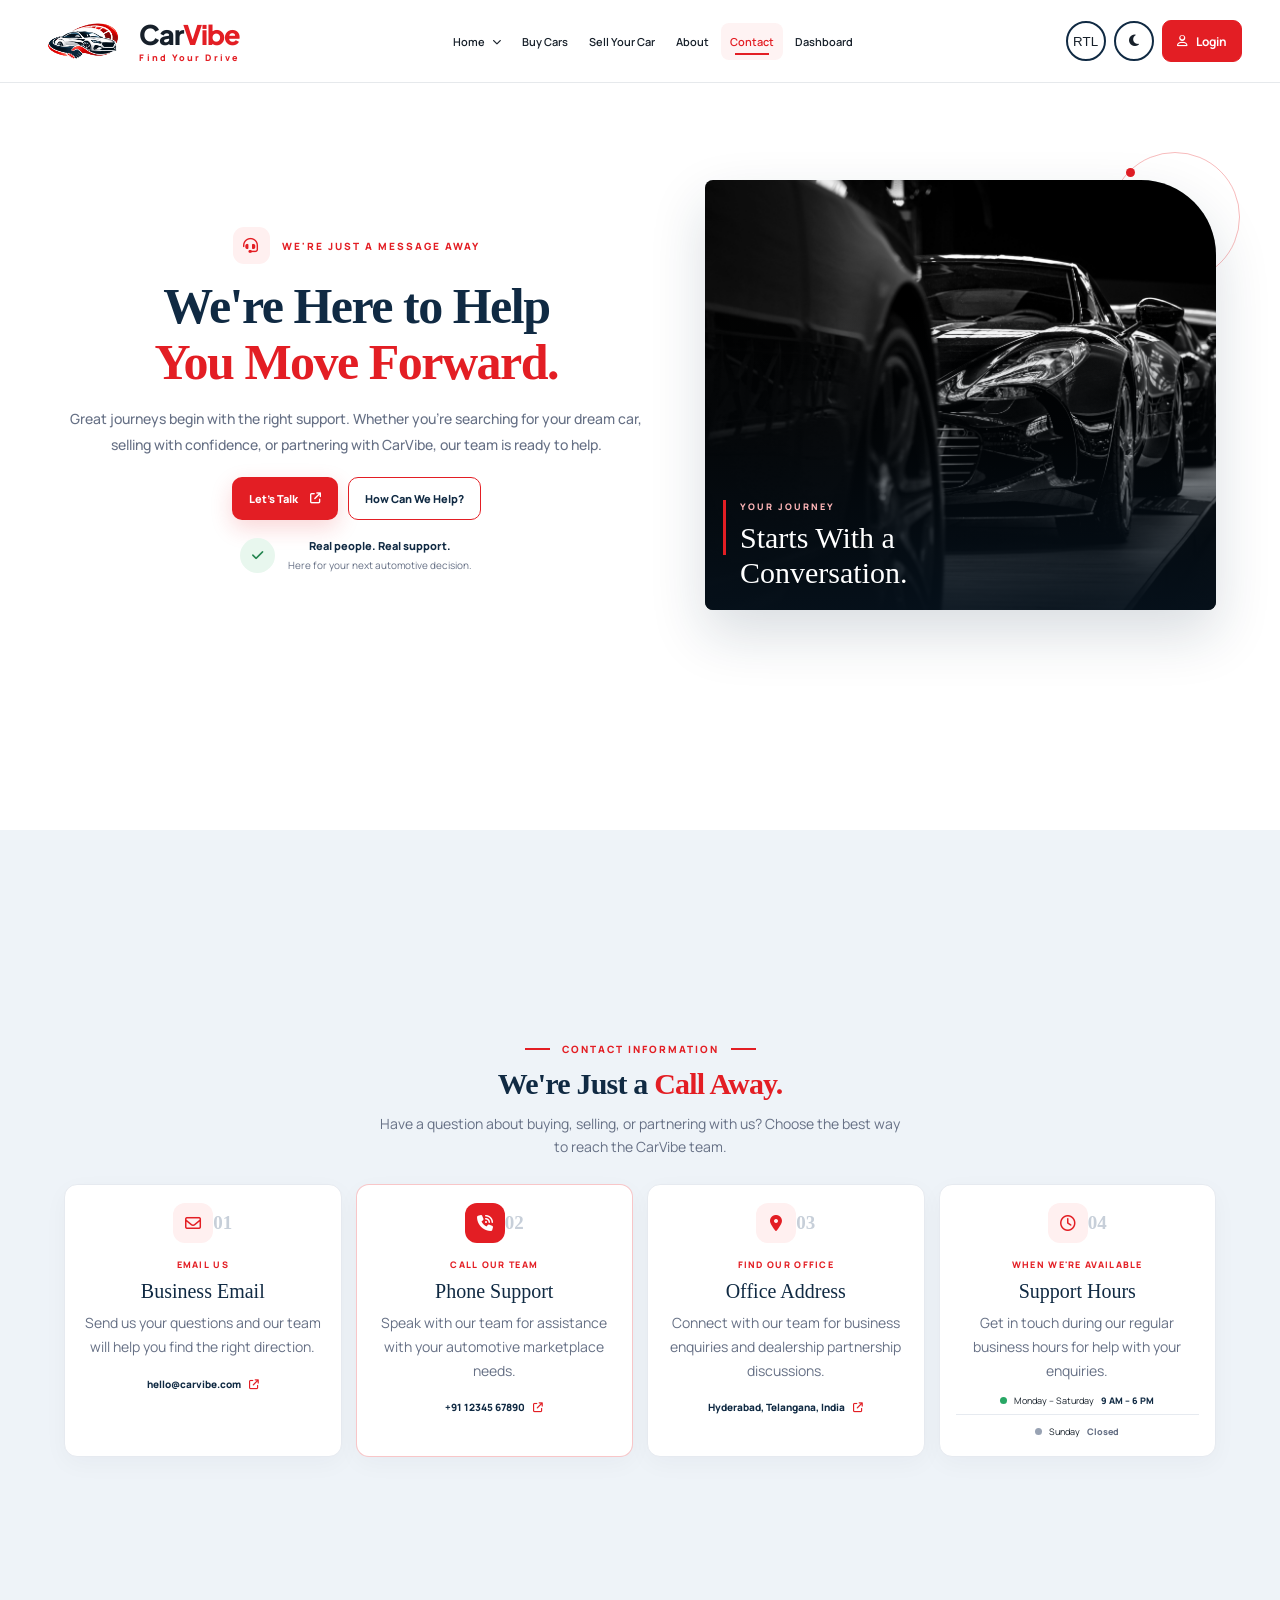
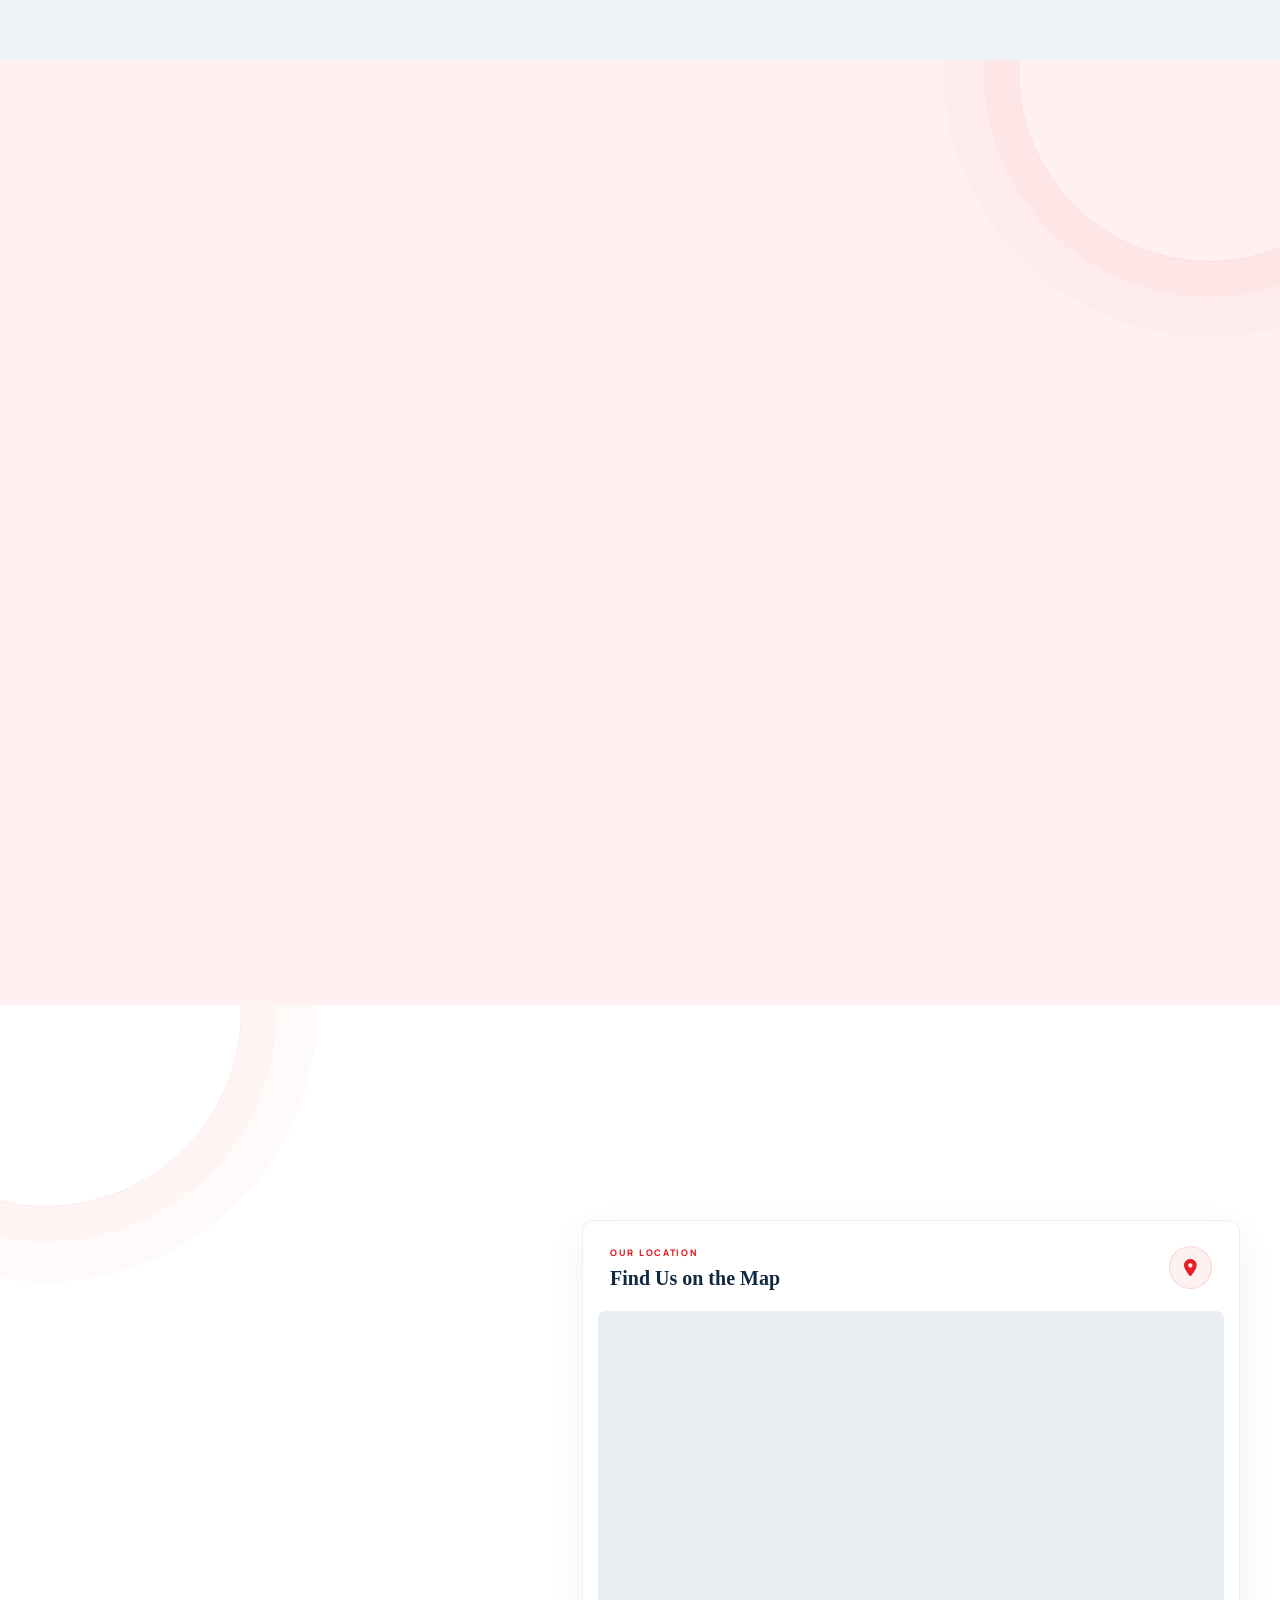
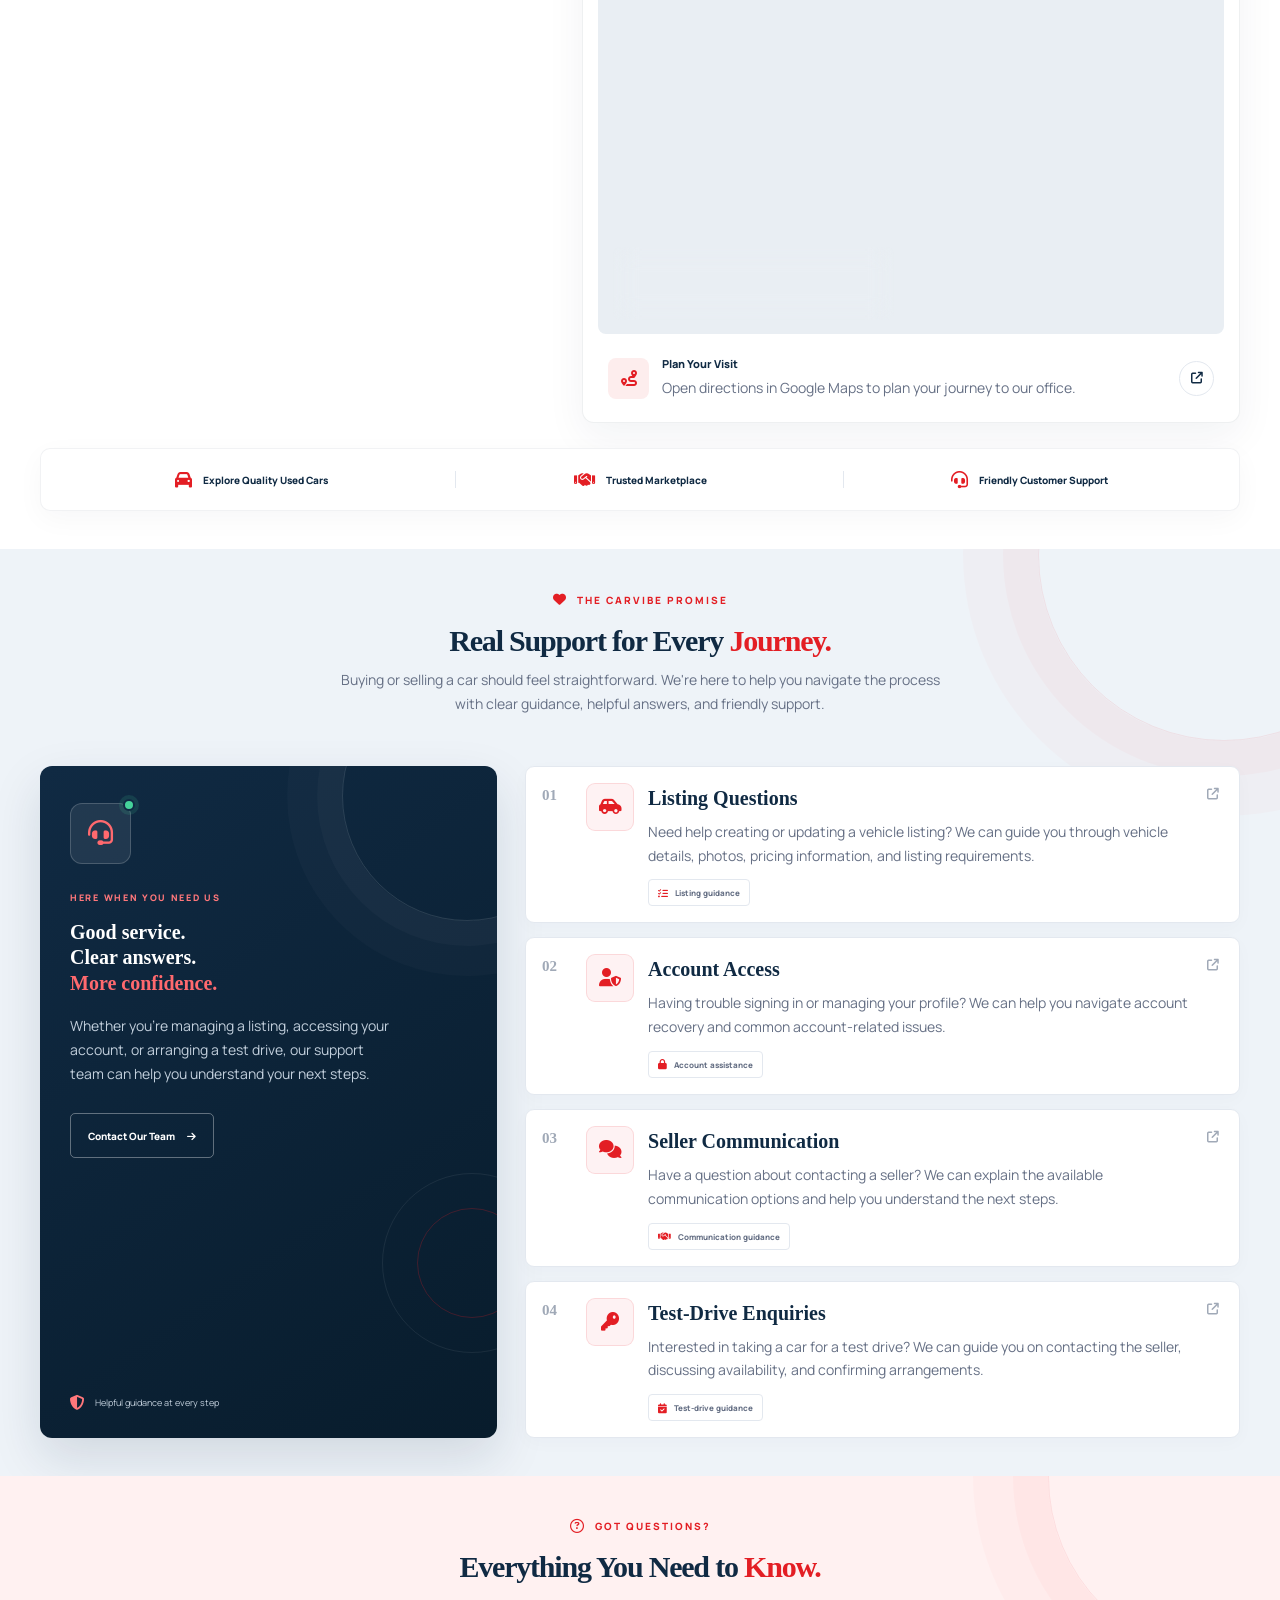
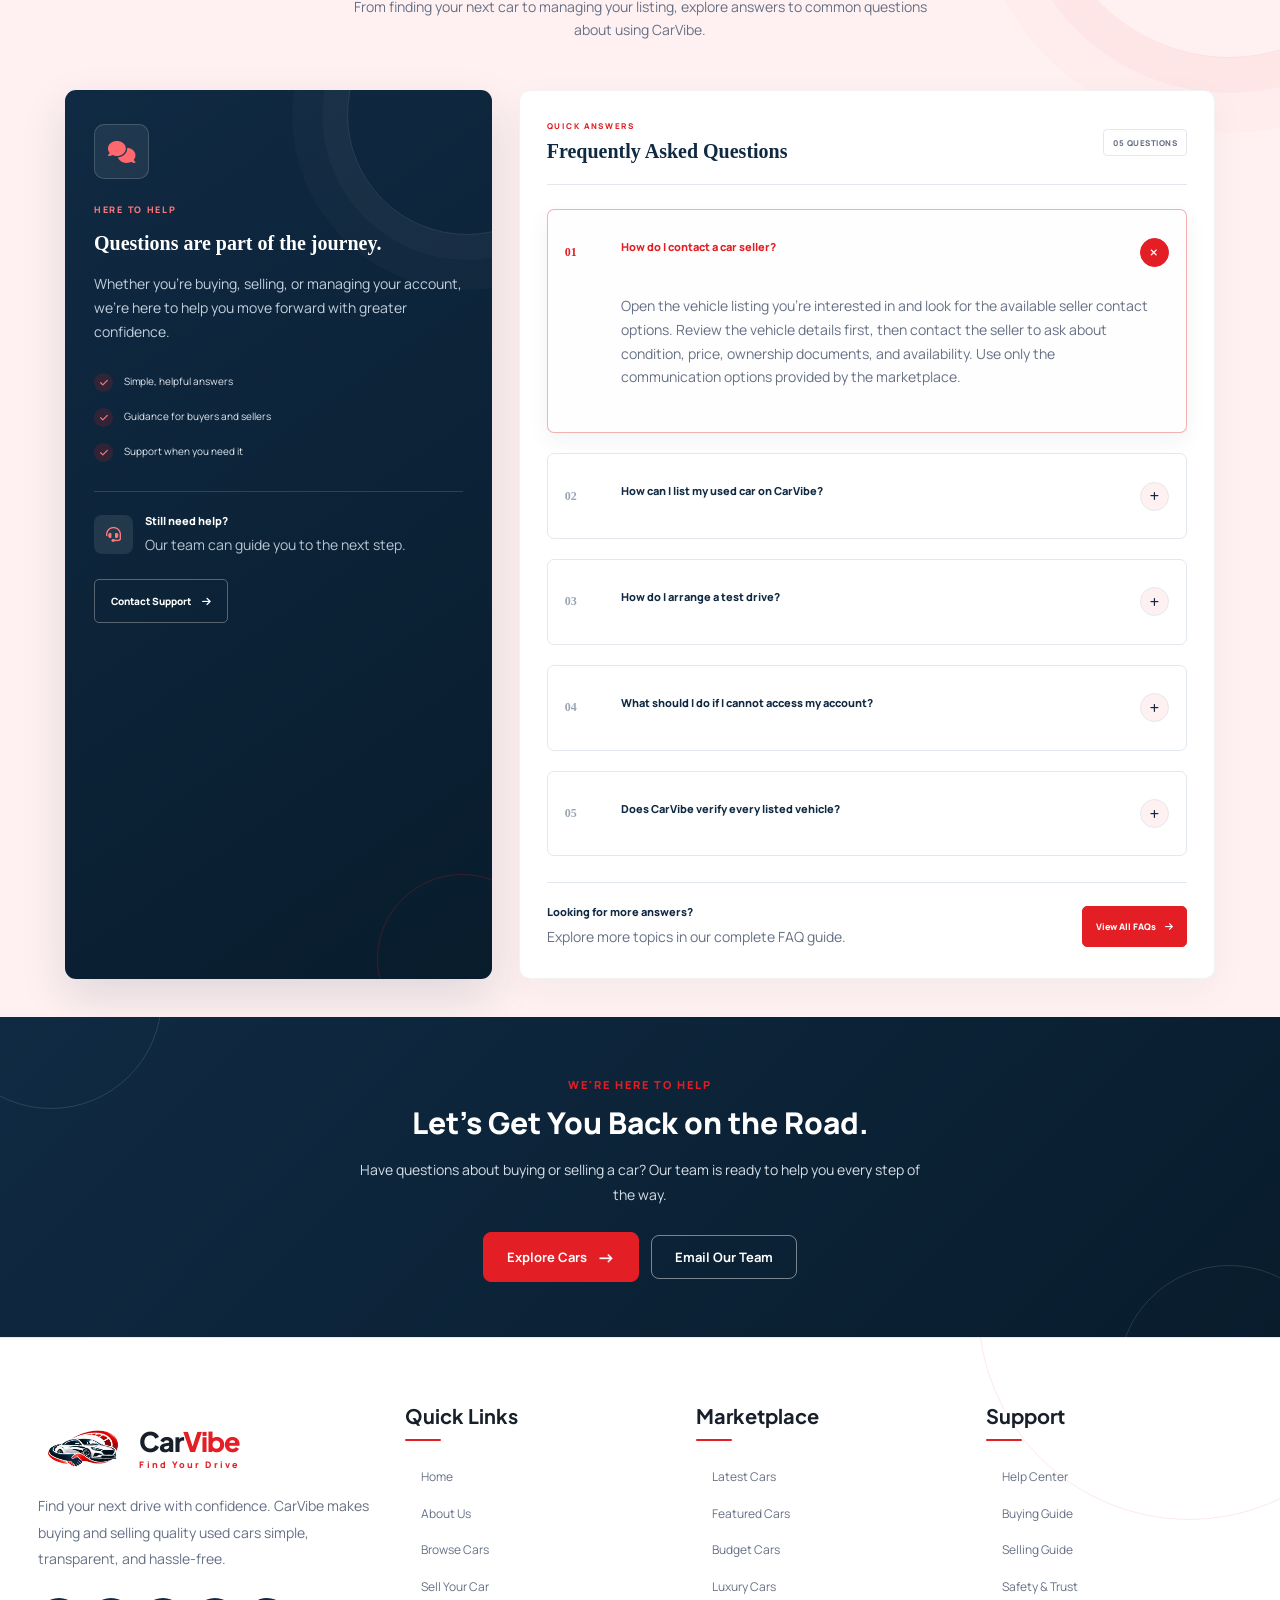
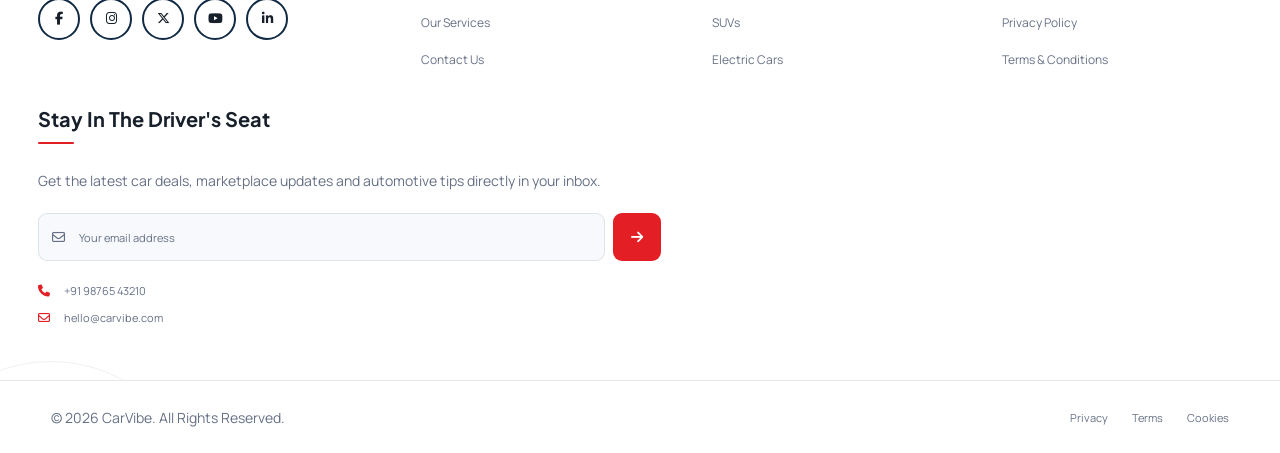
<file: contact.html>
<!DOCTYPE html>
<html lang="en" dir="ltr"></html>

<head>
    <meta charset="UTF-8">
    <meta name="viewport" content="width=device-width, initial-scale=1.0">

    <title>CARVIBE | Used Car Marketplace</title>

    <!-- External CSS -->
    <link rel="stylesheet" href="global.css">
<link rel="stylesheet"  href="contact.css">
    <!-- Google Fonts -->
    <link rel="preconnect" href="https://fonts.googleapis.com">
    <link rel="preconnect" href="https://fonts.gstatic.com" crossorigin>

    <link href="https://fonts.googleapis.com/css2?family=Manrope:wght@400;500;600;700;800&family=Plus+Jakarta+Sans:wght@500;600;700;800&display=swap"
        rel="stylesheet">

    <!-- Font Awesome -->
    <link rel="stylesheet"
        href="https://cdnjs.cloudflare.com/ajax/libs/font-awesome/6.5.2/css/all.min.css">
</head>

<body>

    <!-- ================= HEADER ================= -->

    <header class="carvibe-header" id="carvibeHeader">

        <div class="header-container">

            <!-- ================= LOGO ================= -->

           <!-- LOGO WITH TAGLINE -->
<a href="index.html" class="carvibe-logo">

    <img
        src="images/logo website.png"
        alt="CarVibe Logo"
        class="logo-image"
    >

    <div class="logo-text">
        <span class="logo-name">
            Car<span class="logo-accent">Vibe</span>
        </span>

        <span class="logo-tagline">Find Your Drive</span>
    </div>

</a>


            <!-- ================= NAVIGATION ================= -->

            <nav class="main-nav" id="mainNav">

                <!-- HOME DROPDOWN -->
                <div class="dropdown">

                    <a href="index.html" class="dropdown-toggle">

                        Home

                        <i class="fa-solid fa-chevron-down"></i>

                    </a>

                    <div class="dropdown-menu">

                        <a href="index.html">
                            <i class="fa-solid fa-house"></i>
                            Home 1
                        </a>

                        <a href="home1.html">
                            <i class="fa-solid fa-house-chimney"></i>
                            Home 2
                        </a>

                    </div>

                </div>


                <a href="buy.html">
                    Buy Cars
                </a>

                <a href="sell.html">
                    Sell Your Car
                </a>

                <a href="about.html">
                    About
                </a>

                <a href="contact.html">
                    Contact
                </a>

                <a href="dashboard.html">
                    Dashboard
                </a>

            </nav>


            <!-- ================= HEADER ACTIONS ================= -->

            <div class="header-actions">

                <!-- RTL BUTTON -->
                <button
                    class="header-icon-btn rtl-btn"
                    id="rtlToggle"
                    aria-label="Toggle RTL">

                    RTL

                </button>


                <!-- DARK MODE -->
                <button
                    class="header-icon-btn"
                    id="darkToggle"
                    aria-label="Toggle Dark Mode">

                    <i class="fa-solid fa-moon"></i>

                </button>


                <!-- LOGIN -->
                <a
                    href="login.html"
                    class="login-btn">

                    <i class="fa-regular fa-user"></i>

                    <span>
                        Login
                    </span>

                </a>


                <!-- MOBILE MENU -->
                <button
                    class="mobile-menu-btn"
                    id="mobileMenuBtn"
                    aria-label="Open Menu">

                    <i class="fa-solid fa-bars"></i>

                </button>

            </div>

        </div>

    </header>
<section class="cv-contact-split-hero" id="contact">

    <div class="cv-split-container">

        <!-- Left Content -->
        <div class="cv-split-content">

            <div class="cv-split-eyebrow">
                <span class="cv-eyebrow-icon">
                    <i class="fa-solid fa-headset"></i>
                </span>
                <span>WE'RE JUST A MESSAGE AWAY</span>
            </div>

            <h1>
                We're Here to Help
                <span>You Move Forward.</span>
            </h1>

            <p class="cv-split-description">
                Great journeys begin with the right support. Whether you're
                searching for your dream car, selling with confidence, or
                partnering with CarVibe, our team is ready to help.
            </p>

            <div class="cv-split-buttons">
                <a href="contact.html" class="cv-split-btn cv-split-primary">
                    Let's Talk
                    <i class="fa-solid fa-arrow-up-right-from-square"></i>
                </a>

                <a href="contact.html" class="cv-split-btn cv-split-secondary">
                    How Can We Help?
                </a>
            </div>

            <!-- Contact Promise -->
            <div class="cv-contact-promise">
                <div class="cv-promise-check">
                    <i class="fa-solid fa-check"></i>
                </div>

                <div>
                    <strong>Real people. Real support.</strong>
                    <span>Here for your next automotive decision.</span>
                </div>
            </div>

           

        </div>

        <!-- Right Image -->
        <div class="cv-split-visual">

            <div class="cv-image-frame">
                <img
                    src="images/luxury car.jpg"
                    alt="Premium sports car on a scenic road"
                    class="cv-split-car-image"
                >

                <div class="cv-image-shade"></div>

                <div class="cv-image-caption">
                    <span class="cv-caption-line"></span>
                    <div>
                        <span class="cv-caption-small">YOUR JOURNEY</span>
                        <h2>Starts With a Conversation.</h2>
                    </div>
                </div>
            </div>

            
            <!-- Decorative Circle -->
            <div class="cv-visual-circle"></div>

            

        </div>

    </div>

    

</section>


<section class="cv-contact-info" id="contact-options">

    <div class="cv-info-container">

        <!-- Section Heading -->
        <div class="cv-info-heading">
            <span class="cv-info-eyebrow">
                <span class="cv-info-line"></span>
                CONTACT INFORMATION
                <span class="cv-info-line"></span>
            </span>

            <h2>We're Just a <span>Call Away.</span></h2>

            <p>
                Have a question about buying, selling, or partnering with us?
                Choose the best way to reach the CarVibe team.
            </p>
        </div>

        <!-- Information Blocks -->
        <div class="cv-info-grid">

            <!-- Email -->
            <article class="cv-info-card">
                <div class="cv-info-card-top">
                    <div class="cv-info-icon">
                        <i class="fa-regular fa-envelope"></i>
                    </div>
                    <span class="cv-info-number">01</span>
                </div>

                <span class="cv-info-label">EMAIL US</span>

                <h3>Business Email</h3>

                <p>
                    Send us your questions and our team will help
                    you find the right direction.
                </p>

                <a href="mailto:hello@carvibe.com" class="cv-info-link">
                    hello@carvibe.com
                    <i class="fa-solid fa-arrow-up-right-from-square"></i>
                </a>
            </article>

            <!-- Phone -->
            <article class="cv-info-card cv-info-card-featured">
                <div class="cv-info-card-top">
                    <div class="cv-info-icon">
                        <i class="fa-solid fa-phone-volume"></i>
                    </div>
                    <span class="cv-info-number">02</span>
                </div>

                <span class="cv-info-label">CALL OUR TEAM</span>

                <h3>Phone Support</h3>

                <p>
                    Speak with our team for assistance with
                    your automotive marketplace needs.
                </p>

                <a href="tel:+911234567890" class="cv-info-link">
                    +91 12345 67890
                    <i class="fa-solid fa-arrow-up-right-from-square"></i>
                </a>
            </article>

            <!-- Office Address -->
            <article class="cv-info-card">
                <div class="cv-info-card-top">
                    <div class="cv-info-icon">
                        <i class="fa-solid fa-location-dot"></i>
                    </div>
                    <span class="cv-info-number">03</span>
                </div>

                <span class="cv-info-label">FIND OUR OFFICE</span>

                <h3>Office Address</h3>

                <p>
                    Connect with our team for business enquiries
                    and dealership partnership discussions.
                </p>

                <a
                    href="https://www.google.com/maps/search/?api=1&query=Hyderabad%2C%20Telangana%2C%20India"
                    target="_blank"
                    rel="noopener noreferrer"
                    class="cv-info-link">
                    Hyderabad, Telangana, India
                    <i class="fa-solid fa-arrow-up-right-from-square"></i>
                </a>
            </article>

            <!-- Support Hours -->
            <article class="cv-info-card">
                <div class="cv-info-card-top">
                    <div class="cv-info-icon">
                        <i class="fa-regular fa-clock"></i>
                    </div>
                    <span class="cv-info-number">04</span>
                </div>

                <span class="cv-info-label">WHEN WE'RE AVAILABLE</span>

                <h3>Support Hours</h3>

                <p>
                    Get in touch during our regular business hours
                    for help with your enquiries.
                </p>

                <div class="cv-info-hours">
                    <span class="cv-hours-dot"></span>
                    <span>Monday – Saturday</span>
                    <strong>9 AM – 6 PM</strong>
                </div>

                <div class="cv-info-hours cv-info-hours-secondary">
                    <span class="cv-hours-dot"></span>
                    <span>Sunday</span>
                    <strong>Closed</strong>
                </div>
            </article>

        </div>

       

    </div>
</section>

<section class="cv-contact-form-section" id="contact-form">
    <div class="cv-form-container">

        <!-- Section Heading -->
        <div class="cv-form-heading">
            <span class="cv-form-eyebrow">
                <i class="fa-solid fa-envelope"></i>
                GET IN TOUCH
            </span>

            <h2>Let's Talk <span>Cars.</span></h2>

            <p>
                Have a question about buying, selling, or listing a vehicle?
                Our team is ready to help you every step of the way.
            </p>
        </div>

        <div class="cv-form-layout">

            <!-- Left Information Panel -->
            <aside class="cv-form-info">
                <div class="cv-form-info-content">
                    <span class="cv-info-tag">WE'RE HERE FOR YOU</span>

                    <h3>How can we<br>help you today?</h3>

                    <p>
                        Tell us what you need, and the CarVibe team will
                        help you find the right solution.
                    </p>

                    <div class="cv-form-benefits">
                        <div class="cv-form-benefit">
                            <span class="cv-benefit-icon">
                                <i class="fa-solid fa-headset"></i>
                            </span>
                            <div>
                                <h4>Friendly Support</h4>
                                <p>Real help from our support team.</p>
                            </div>
                        </div>

                        <div class="cv-form-benefit">
                            <span class="cv-benefit-icon">
                                <i class="fa-solid fa-bolt"></i>
                            </span>
                            <div>
                                <h4>Quick Assistance</h4>
                                <p>We aim to respond as soon as possible.</p>
                            </div>
                        </div>

                        <div class="cv-form-benefit">
                            <span class="cv-benefit-icon">
                                <i class="fa-solid fa-shield-halved"></i>
                            </span>
                            <div>
                                <h4>Your Details Are Safe</h4>
                                <p>Your information is handled with care.</p>
                            </div>
                        </div>
                    </div>
                </div>

                <div class="cv-form-decoration">
                    <i class="fa-solid fa-car-side"></i>
                </div>

                <div class="cv-form-info-bottom">
                    <span class="cv-info-dot"></span>
                    We're ready when you are.
                </div>
            </aside>

            <!-- Contact Form -->
            <div class="cv-form-card">

                <div class="cv-form-card-heading">
                    <h3>Send us a message</h3>
                    <p>Fill out the details below and we'll be in touch.</p>
                </div>

                <form class="cv-contact-form" id="cvContactForm">

                    <!-- Full Name & Email -->
                    <div class="cv-form-row">

                        <div class="cv-form-group">
                            <label for="cvFullName">
                                Full Name <span>*</span>
                            </label>

                            <div class="cv-input-wrap">
                                <i class="fa-regular fa-user"></i>
                                <input
                                    type="text"
                                    id="cvFullName"
                                    name="fullName"
                                    placeholder="Enter your full name"
                                    autocomplete="name"
                                    required
                                >
                            </div>
                        </div>

                        <div class="cv-form-group">
                            <label for="cvEmail">
                                Email Address <span>*</span>
                            </label>

                            <div class="cv-input-wrap">
                                <i class="fa-regular fa-envelope"></i>
                                <input
                                    type="email"
                                    id="cvEmail"
                                    name="email"
                                    placeholder="you@example.com"
                                    autocomplete="email"
                                    required
                                >
                            </div>
                        </div>

                    </div>

                    <!-- Phone & Enquiry Type -->
                    <div class="cv-form-row">

                        <div class="cv-form-group">
                            <label for="cvPhone">
                                Phone Number <span>*</span>
                            </label>

                            <div class="cv-input-wrap">
                                <i class="fa-solid fa-phone"></i>
                                <input
                                    type="tel"
                                    id="cvPhone"
                                    name="phone"
                                    placeholder="+91 98765 43210"
                                    autocomplete="tel"
                                    required
                                >
                            </div>
                        </div>

                        <div class="cv-form-group">
                            <label for="cvEnquiry">
                                Enquiry Type <span>*</span>
                            </label>

                            <div class="cv-input-wrap cv-select-wrap">
                                <i class="fa-solid fa-list-check"></i>

                                <select
                                    id="cvEnquiry"
                                    name="enquiryType"
                                    required
                                >
                                    <option value="" disabled selected>
                                        Select enquiry type
                                    </option>
                                    <option value="Buying a Car">Buying a Car</option>
                                    <option value="Selling a Car">Selling a Car</option>
                                    <option value="Listing Support">Listing Support</option>
                                    <option value="Dealer Partnership">Dealer Partnership</option>
                                    <option value="Payment or Account Issue">
                                        Payment or Account Issue
                                    </option>
                                    <option value="General Enquiry">General Enquiry</option>
                                </select>
                            </div>
                        </div>

                    </div>

                    <!-- Subject -->
                    <div class="cv-form-group">
                        <label for="cvSubject">
                            Subject <span>*</span>
                        </label>

                        <div class="cv-input-wrap">
                            <i class="fa-regular fa-pen-to-square"></i>
                            <input
                                type="text"
                                id="cvSubject"
                                name="subject"
                                placeholder="What is your message about?"
                                required
                            >
                        </div>
                    </div>

                    <!-- Message -->
                    <div class="cv-form-group">
                        <label for="cvMessage">
                            Your Message <span>*</span>
                        </label>

                        <div class="cv-input-wrap cv-textarea-wrap">
                            <i class="fa-regular fa-comment-dots"></i>
                            <textarea
                                id="cvMessage"
                                name="message"
                                rows="5"
                                maxlength="2000"
                                placeholder="Tell us how we can help..."
                                required
                            ></textarea>
                        </div>

                        <div class="cv-message-hint">
                            <span>Share a few details to help us assist you.</span>
                            <span id="cvCharCount">0 / 2000</span>
                        </div>
                    </div>

                    <!-- Consent -->
                    <label class="cv-form-consent">
                        <input type="checkbox" name="consent" required>
                        <span>
                            I agree to be contacted by the CarVibe team regarding
                            my enquiry.
                        </span>
                    </label>

                    <!-- Submit -->
                    <button type="submit" class="cv-submit-btn">
                        <span>Send Message</span>
                        <i class="fa-solid fa-arrow-right"></i>
                    </button>

                    <p class="cv-form-status" id="cvFormStatus" role="status"
                       aria-live="polite"></p>

                    <div class="cv-form-security">
                        <i class="fa-solid fa-lock"></i>
                        Your information is treated with care.
                    </div>

                </form>
            </div>
        </div>
    </div>
</section>

<section class="cv-location-section" id="office-location">

    <div class="cv-location-container">

        <!-- Section Heading -->
        <div class="cv-location-heading">
            <span class="cv-location-eyebrow">
                <i class="fa-solid fa-location-dot"></i>
                FIND CARVIBE
            </span>

            <h2>Come Say <span>Hello.</span></h2>

            <p>
                Visit our office to connect with the CarVibe team.
                We're here to help make your car-buying and selling
                journey simple and stress-free.
            </p>
        </div>

        <!-- Location Layout -->
        <div class="cv-location-grid">

            <!-- Left: Office Information -->
            <div class="cv-location-details">

                <div class="cv-location-top">
                    <span class="cv-location-icon">
                        <i class="fa-solid fa-building"></i>
                    </span>

                    <span class="cv-location-badge">
                        <span></span>
                        Office Information
                    </span>
                </div>

                <h3>Our Office</h3>

                <p class="cv-location-description">
                    Your trusted destination for discovering better
                    ways to buy and sell used cars.
                </p>

                <!-- Address -->
                <div class="cv-location-item">
                    <div class="cv-location-item-icon">
                        <i class="fa-solid fa-map-location-dot"></i>
                    </div>

                    <div>
                        <h4>Office Address</h4>
                        <p>
                            CarVibe Headquarters,<br>
                            HITEC City, Hyderabad,<br>
                            Telangana, India.
                        </p>

                        <a
                            class="cv-location-text-link"
                            href="https://www.google.com/maps/search/?api=1&query=HITEC+City%2C+Hyderabad%2C+Telangana%2C+India"
                            target="_blank"
                            rel="noopener noreferrer"
                        >
                            View on Google Maps
                            <i class="fa-solid fa-arrow-up-right-from-square"></i>
                        </a>
                    </div>
                </div>

                <!-- Landmarks -->
                <div class="cv-location-item">
                    <div class="cv-location-item-icon">
                        <i class="fa-solid fa-landmark"></i>
                    </div>

                    <div>
                        <h4>Nearby Landmarks</h4>
                        <p>
                            HITEC City Metro Station<br>
                            Cyber Towers, Madhapur
                        </p>
                    </div>
                </div>

                <!-- Business Hours -->
                <div class="cv-location-item">
                    <div class="cv-location-item-icon">
                        <i class="fa-regular fa-clock"></i>
                    </div>

                    <div class="cv-hours-content">
                        <h4>Business Hours</h4>

                        <div class="cv-hours-row">
                            <span>Monday – Friday</span>
                            <strong>9:00 AM – 6:00 PM</strong>
                        </div>

                        <div class="cv-hours-row">
                            <span>Saturday</span>
                            <strong>10:00 AM – 4:00 PM</strong>
                        </div>

                        <div class="cv-hours-row cv-hours-closed">
                            <span>Sunday</span>
                            <strong>Closed</strong>
                        </div>
                    </div>
                </div>

                <!-- Directions CTA -->
                <a
                    href="https://www.google.com/maps/dir/?api=1&destination=HITEC+City%2C+Hyderabad%2C+Telangana%2C+India"
                    class="cv-directions-btn"
                    target="_blank"
                    rel="noopener noreferrer"
                >
                    <span>
                        <i class="fa-solid fa-diamond-turn-right"></i>
                        Get Directions
                    </span>

                    <i class="fa-solid fa-arrow-right cv-directions-arrow"></i>
                </a>

                <p class="cv-location-note">
                    <i class="fa-solid fa-circle-info"></i>
                    Please confirm your visit before travelling.
                </p>

            </div>

            <!-- Right: Map -->
            <div class="cv-map-panel">

                <div class="cv-map-header">
                    <div>
                        <span class="cv-map-label">OUR LOCATION</span>
                        <h3>Find Us on the Map</h3>
                    </div>

                    <span class="cv-map-pin">
                        <i class="fa-solid fa-location-dot"></i>
                    </span>
                </div>

                <div class="cv-map-frame">
                    <iframe
                        title="CarVibe office location in HITEC City, Hyderabad"
                        src="https://maps.google.com/maps?q=HITEC%20City%2C%20Hyderabad%2C%20Telangana%2C%20India&t=&z=14&ie=UTF8&iwloc=&output=embed"
                        loading="lazy"
                        referrerpolicy="no-referrer-when-downgrade"
                        allowfullscreen>
                    </iframe>

                    <div class="cv-map-overlay-card">
                        <div class="cv-map-mini-icon">
                            <i class="fa-solid fa-car-side"></i>
                        </div>

                        <div>
                            <h4>CarVibe</h4>
                            <p>Better journeys start here.</p>
                        </div>

                        <i class="fa-solid fa-location-dot cv-map-small-pin"></i>
                    </div>
                </div>

                <div class="cv-map-footer">
                    <div class="cv-map-footer-icon">
                        <i class="fa-solid fa-route"></i>
                    </div>

                    <div>
                        <h4>Plan Your Visit</h4>
                        <p>
                            Open directions in Google Maps to plan
                            your journey to our office.
                        </p>
                    </div>

                    <a
                        href="https://www.google.com/maps/dir/?api=1&destination=HITEC+City%2C+Hyderabad%2C+Telangana%2C+India"
                        target="_blank"
                        rel="noopener noreferrer"
                        aria-label="Open directions in Google Maps"
                    >
                        <i class="fa-solid fa-arrow-up-right-from-square"></i>
                    </a>
                </div>

            </div>
        </div>

        <!-- Bottom Trust Strip -->
        <div class="cv-location-trust">
            <div>
                <i class="fa-solid fa-car"></i>
                <span>Explore Quality Used Cars</span>
            </div>

            <div>
                <i class="fa-solid fa-handshake"></i>
                <span>Trusted Marketplace</span>
            </div>

            <div>
                <i class="fa-solid fa-headset"></i>
                <span>Friendly Customer Support</span>
            </div>
        </div>

    </div>
</section>

<section class="cv-support-promise" id="support-promise">

    <div class="cv-support-container">

        <!-- Section Heading -->
        <div class="cv-support-heading">
            <span class="cv-support-eyebrow">
                <i class="fa-solid fa-heart"></i>
                THE CARVIBE PROMISE
            </span>

            <h2>Real Support for Every <span>Journey.</span></h2>

            <p>
                Buying or selling a car should feel straightforward.
                We're here to help you navigate the process with
                clear guidance, helpful answers, and friendly support.
            </p>
        </div>

        <!-- Support Content -->
        <div class="cv-support-layout">

            <!-- Left Introduction -->
            <div class="cv-support-intro">

                <div class="cv-support-intro-icon">
                    <i class="fa-solid fa-headset"></i>
                    <span class="cv-support-icon-pulse"></span>
                </div>

                <span class="cv-support-small-label">
                    HERE WHEN YOU NEED US
                </span>

                <h3>Good service.<br>Clear answers.<br><span>More confidence.</span></h3>

                <p>
                    Whether you're managing a listing, accessing your
                    account, or arranging a test drive, our support
                    team can help you understand your next steps.
                </p>

                <a href="contact.html" class="cv-support-contact-btn">
                    Contact Our Team
                    <i class="fa-solid fa-arrow-right"></i>
                </a>

                <div class="cv-support-intro-bottom">
                    <i class="fa-solid fa-shield-halved"></i>
                    <span>Helpful guidance at every step</span>
                </div>

                <!-- Decorative elements -->
                <div class="cv-support-decoration cv-support-decoration-one"></div>
                <div class="cv-support-decoration cv-support-decoration-two"></div>
            </div>

            <!-- Right Support Services -->
            <div class="cv-support-services">

                <!-- Listing Questions -->
                <article class="cv-support-item">
                    <div class="cv-support-number">01</div>

                    <div class="cv-support-item-icon">
                        <i class="fa-solid fa-car-side"></i>
                    </div>

                    <div class="cv-support-item-content">
                        <h3>Listing Questions</h3>
                        <p>
                            Need help creating or updating a vehicle listing?
                            We can guide you through vehicle details, photos,
                            pricing information, and listing requirements.
                        </p>

                        <span class="cv-support-tag">
                            <i class="fa-solid fa-list-check"></i>
                            Listing guidance
                        </span>
                    </div>

                    <div class="cv-support-item-arrow">
                        <i class="fa-solid fa-arrow-up-right-from-square"></i>
                    </div>
                </article>

                <!-- Account Access -->
                <article class="cv-support-item">
                    <div class="cv-support-number">02</div>

                    <div class="cv-support-item-icon">
                        <i class="fa-solid fa-user-shield"></i>
                    </div>

                    <div class="cv-support-item-content">
                        <h3>Account Access</h3>
                        <p>
                            Having trouble signing in or managing your profile?
                            We can help you navigate account recovery and
                            common account-related issues.
                        </p>

                        <span class="cv-support-tag">
                            <i class="fa-solid fa-lock"></i>
                            Account assistance
                        </span>
                    </div>

                    <div class="cv-support-item-arrow">
                        <i class="fa-solid fa-arrow-up-right-from-square"></i>
                    </div>
                </article>

                <!-- Seller Communication -->
                <article class="cv-support-item">
                    <div class="cv-support-number">03</div>

                    <div class="cv-support-item-icon">
                        <i class="fa-solid fa-comments"></i>
                    </div>

                    <div class="cv-support-item-content">
                        <h3>Seller Communication</h3>
                        <p>
                            Have a question about contacting a seller?
                            We can explain the available communication
                            options and help you understand the next steps.
                        </p>

                        <span class="cv-support-tag">
                            <i class="fa-solid fa-handshake"></i>
                            Communication guidance
                        </span>
                    </div>

                    <div class="cv-support-item-arrow">
                        <i class="fa-solid fa-arrow-up-right-from-square"></i>
                    </div>
                </article>

                <!-- Test Drive Enquiries -->
                <article class="cv-support-item">
                    <div class="cv-support-number">04</div>

                    <div class="cv-support-item-icon">
                        <i class="fa-solid fa-key"></i>
                    </div>

                    <div class="cv-support-item-content">
                        <h3>Test-Drive Enquiries</h3>
                        <p>
                            Interested in taking a car for a test drive?
                            We can guide you on contacting the seller,
                            discussing availability, and confirming arrangements.
                        </p>

                        <span class="cv-support-tag">
                            <i class="fa-solid fa-calendar-check"></i>
                            Test-drive guidance
                        </span>
                    </div>

                    <div class="cv-support-item-arrow">
                        <i class="fa-solid fa-arrow-up-right-from-square"></i>
                    </div>
                </article>

            </div>
        </div>

       

    </div>
</section>

<section class="cv-faq-section" id="faq">

    <div class="cv-faq-container">

        <!-- Section Heading -->
        <div class="cv-faq-heading">
            <span class="cv-faq-eyebrow">
                <i class="fa-regular fa-circle-question"></i>
                GOT QUESTIONS?
            </span>

            <h2>Everything You Need to <span>Know.</span></h2>

            <p>
                From finding your next car to managing your listing,
                explore answers to common questions about using CarVibe.
            </p>
        </div>

        <div class="cv-faq-layout">

            <!-- Left Information Panel -->
            <div class="cv-faq-intro">

                <div class="cv-faq-intro-icon">
                    <i class="fa-solid fa-comments"></i>
                </div>

                <span class="cv-faq-label">HERE TO HELP</span>

                <h3>Questions are part of the journey.</h3>

                <p>
                    Whether you're buying, selling, or managing your
                    account, we're here to help you move forward with
                    greater confidence.
                </p>

                <div class="cv-faq-help-list">
                    <div>
                        <i class="fa-solid fa-check"></i>
                        <span>Simple, helpful answers</span>
                    </div>

                    <div>
                        <i class="fa-solid fa-check"></i>
                        <span>Guidance for buyers and sellers</span>
                    </div>

                    <div>
                        <i class="fa-solid fa-check"></i>
                        <span>Support when you need it</span>
                    </div>
                </div>

                <div class="cv-faq-intro-divider"></div>

                <div class="cv-faq-contact">
                    <div class="cv-faq-contact-icon">
                        <i class="fa-solid fa-headset"></i>
                    </div>

                    <div>
                        <h4>Still need help?</h4>
                        <p>Our team can guide you to the next step.</p>
                    </div>
                </div>

                <a href="contact.html" class="cv-faq-contact-btn">
                    Contact Support
                    <i class="fa-solid fa-arrow-right"></i>
                </a>

                <!-- Decorative circle -->
                <div class="cv-faq-decoration"></div>
            </div>

            <!-- Right Accordion -->
            <div class="cv-faq-content">

                <div class="cv-faq-topline">
                    <div>
                        <span class="cv-faq-mini-label">QUICK ANSWERS</span>
                        <h3>Frequently Asked Questions</h3>
                    </div>

                    <span class="cv-faq-count">05 QUESTIONS</span>
                </div>

                <div class="cv-faq-list">

                    <!-- FAQ 1 -->
                    <details class="cv-faq-item" open>
                        <summary>
                            <span class="cv-faq-question-number">01</span>

                            <span class="cv-faq-question">
                                How do I contact a car seller?
                            </span>

                            <span class="cv-faq-toggle">
                                <i class="fa-solid fa-plus"></i>
                            </span>
                        </summary>

                        <div class="cv-faq-answer">
                            <p>
                                Open the vehicle listing you're interested in
                                and look for the available seller contact
                                options. Review the vehicle details first,
                                then contact the seller to ask about condition,
                                price, ownership documents, and availability.
                                Use only the communication options provided
                                by the marketplace.
                            </p>
                        </div>
                    </details>

                    <!-- FAQ 2 -->
                    <details class="cv-faq-item">
                        <summary>
                            <span class="cv-faq-question-number">02</span>

                            <span class="cv-faq-question">
                                How can I list my used car on CarVibe?
                            </span>

                            <span class="cv-faq-toggle">
                                <i class="fa-solid fa-plus"></i>
                            </span>
                        </summary>

                        <div class="cv-faq-answer">
                            <p>
                                Sign in to your account and open the vehicle
                                listing section. Enter accurate vehicle
                                information, including make, model, year,
                                mileage, asking price, and condition. Add
                                clear photos and submit the listing according
                                to the platform's requirements.
                            </p>
                        </div>
                    </details>

                    <!-- FAQ 3 -->
                    <details class="cv-faq-item">
                        <summary>
                            <span class="cv-faq-question-number">03</span>

                            <span class="cv-faq-question">
                                How do I arrange a test drive?
                            </span>

                            <span class="cv-faq-toggle">
                                <i class="fa-solid fa-plus"></i>
                            </span>
                        </summary>

                        <div class="cv-faq-answer">
                            <p>
                                Contact the seller using the details available
                                on the listing and request a suitable date and
                                time. Confirm the meeting location, vehicle
                                availability, and any requirements before
                                travelling. A test drive depends on the
                                seller's availability and agreement.
                            </p>
                        </div>
                    </details>

                    <!-- FAQ 4 -->
                    <details class="cv-faq-item">
                        <summary>
                            <span class="cv-faq-question-number">04</span>

                            <span class="cv-faq-question">
                                What should I do if I cannot access my account?
                            </span>

                            <span class="cv-faq-toggle">
                                <i class="fa-solid fa-plus"></i>
                            </span>
                        </summary>

                        <div class="cv-faq-answer">
                            <p>
                                Check that you're using the correct login
                                details and try the password recovery option
                                if available. If you still cannot sign in,
                                contact CarVibe support for assistance.
                                Never share your password or verification
                                codes with another person.
                            </p>
                        </div>
                    </details>

                    <!-- FAQ 5 -->
                    <details class="cv-faq-item">
                        <summary>
                            <span class="cv-faq-question-number">05</span>

                            <span class="cv-faq-question">
                                Does CarVibe verify every listed vehicle?
                            </span>

                            <span class="cv-faq-toggle">
                                <i class="fa-solid fa-plus"></i>
                            </span>
                        </summary>

                        <div class="cv-faq-answer">
                            <p>
                                Verification depends on the checks and
                                services CarVibe actually provides. Review
                                any verification labels and supporting
                                information shown on a listing. Before
                                purchasing, independently check the vehicle's
                                condition, ownership documents, service
                                history, and applicable records.
                            </p>
                        </div>
                    </details>

                </div>

                <!-- Full FAQ Link -->
                <div class="cv-faq-bottom">
                    <div>
                        <span class="cv-faq-bottom-title">
                            Looking for more answers?
                        </span>
                        <p>Explore more topics in our complete FAQ guide.</p>
                    </div>

                    <a href="contact.html" class="cv-faq-full-link">
                        View All FAQs
                        <i class="fa-solid fa-arrow-right"></i>
                    </a>
                </div>

            </div>
        </div>

    </div>
</section>


<!-- Contact Page CTA Section -->
<section class="contact-cta">
    <div class="contact-cta-container">

        <span class="contact-cta-label">WE'RE HERE TO HELP</span>

        <h2>Let's Get You Back on the Road.</h2>

        <p>
            Have questions about buying or selling a car?
            Our team is ready to help you every step of the way.
        </p>

        <div class="contact-cta-buttons">
            <a href="buy-cars.html" class="contact-cta-btn cta-primary">
                Explore Cars <span>→</span>
            </a>

            <a href="mailto:support@carvibe.com"
               class="contact-cta-btn cta-secondary">
                Email Our Team
            </a>
        </div>

    </div>
</section>


    <!-- =========================================================
     CARVIBE FOOTER
========================================================= -->

<footer class="carvibe-footer">

    <div class="footer-container">

        <!-- ================= BRAND ================= -->

        <div class="footer-brand">

           <!-- LOGO WITH TAGLINE -->
<a href="index.html" class="carvibe-logo">

    <img
        src="images/logo website.png"
        alt="CarVibe Logo"
        class="logo-image"
    >

    <div class="logo-text">
        <span class="logo-name">
            Car<span class="logo-accent">Vibe</span>
        </span>

        <span class="logo-tagline">Find Your Drive</span>
    </div>

</a>
            <p class="footer-description">
                Find your next drive with confidence. CarVibe makes
                buying and selling quality used cars simple, transparent,
                and hassle-free.
            </p>


            <!-- SOCIAL ICONS -->

            <div class="footer-socials">

                <a href="#" aria-label="Facebook">
                    <i class="fa-brands fa-facebook-f"></i>
                </a>

                <a href="#" aria-label="Instagram">
                    <i class="fa-brands fa-instagram"></i>
                </a>

                <a href="#" aria-label="Twitter">
                    <i class="fa-brands fa-x-twitter"></i>
                </a>

                <a href="#" aria-label="YouTube">
                    <i class="fa-brands fa-youtube"></i>
                </a>

                <a href="#" aria-label="LinkedIn">
                    <i class="fa-brands fa-linkedin-in"></i>
                </a>

            </div>

        </div>


        <!-- ================= QUICK LINKS ================= -->

        <div class="footer-column">

            <h3>Quick Links</h3>

            <ul>

                <li>
                    <a href="home1.html">
                        Home
                    </a>
                </li>

                <li>
                    <a href="about.html">
                        About Us
                    </a>
                </li>

                <li>
                    <a href="buy.html">
                        Browse Cars
                    </a>
                </li>

                <li>
                    <a href="sell.html">
                        Sell Your Car
                    </a>
                </li>

                <li>
                    <a href="#services">
                        Our Services
                    </a>
                </li>

                <li>
                    <a href="contact.html">
                        Contact Us
                    </a>
                </li>

            </ul>

        </div>


        <!-- ================= MARKETPLACE ================= -->

        <div class="footer-column">

            <h3>Marketplace</h3>

            <ul>

                <li>
                    <a href="#">
                        Latest Cars
                    </a>
                </li>

                <li>
                    <a href="#">
                        Featured Cars
                    </a>
                </li>

                <li>
                    <a href="#">
                        Budget Cars
                    </a>
                </li>

                <li>
                    <a href="#">
                        Luxury Cars
                    </a>
                </li>

                <li>
                    <a href="#">
                        SUVs
                    </a>
                </li>

                <li>
                    <a href="#">
                        Electric Cars
                    </a>
                </li>

            </ul>

        </div>


        <!-- ================= SUPPORT ================= -->

        <div class="footer-column">

            <h3>Support</h3>

            <ul>

                <li>
                    <a href="#">
                        Help Center
                    </a>
                </li>

                <li>
                    <a href="#">
                        Buying Guide
                    </a>
                </li>

                <li>
                    <a href="#">
                        Selling Guide
                    </a>
                </li>

                <li>
                    <a href="#">
                        Safety & Trust
                    </a>
                </li>

                <li>
                    <a href="#">
                        Privacy Policy
                    </a>
                </li>

                <li>
                    <a href="#">
                        Terms & Conditions
                    </a>
                </li>

            </ul>

        </div>


        <!-- ================= NEWSLETTER ================= -->

        <div class="footer-newsletter">

            <h3>Stay In The Driver's Seat</h3>

            <p>
                Get the latest car deals, marketplace updates
                and automotive tips directly in your inbox.
            </p>


            <form class="newsletter-form">

                <div class="newsletter-input">

                    <i class="fa-regular fa-envelope"></i>

                    <input
                        type="email"
                        placeholder="Your email address"
                        required
                    >

                </div>

                <button type="submit">

                    <i class="fa-solid fa-arrow-right"></i>

                </button>

            </form>


            <!-- CONTACT -->

            <div class="footer-contact">

                <a href="tel:+919876543210">

                    <i class="fa-solid fa-phone"></i>

                    <span>
                        +91 98765 43210
                    </span>

                </a>

                <a href="mailto:hello@carvibe.com">

                    <i class="fa-regular fa-envelope"></i>

                    <span>
                        hello@carvibe.com
                    </span>

                </a>

            </div>

        </div>

    </div>


    <!-- ================= FOOTER BOTTOM ================= -->

    <div class="footer-bottom">

        <div class="footer-bottom-container">

            <p>
                © 2026 CarVibe. All Rights Reserved.
            </p>

            <div class="footer-bottom-links">

                <a href="#">
                    Privacy
                </a>

                <a href="#">
                    Terms
                </a>

                <a href="#">
                    Cookies
                </a>

            </div>

        </div>

    </div>

</footer>


    <!-- ================= JAVASCRIPT ================= -->

    <script src="contact.js"></script>
<script src="header.js"></script>
</body>

</html>
</file>
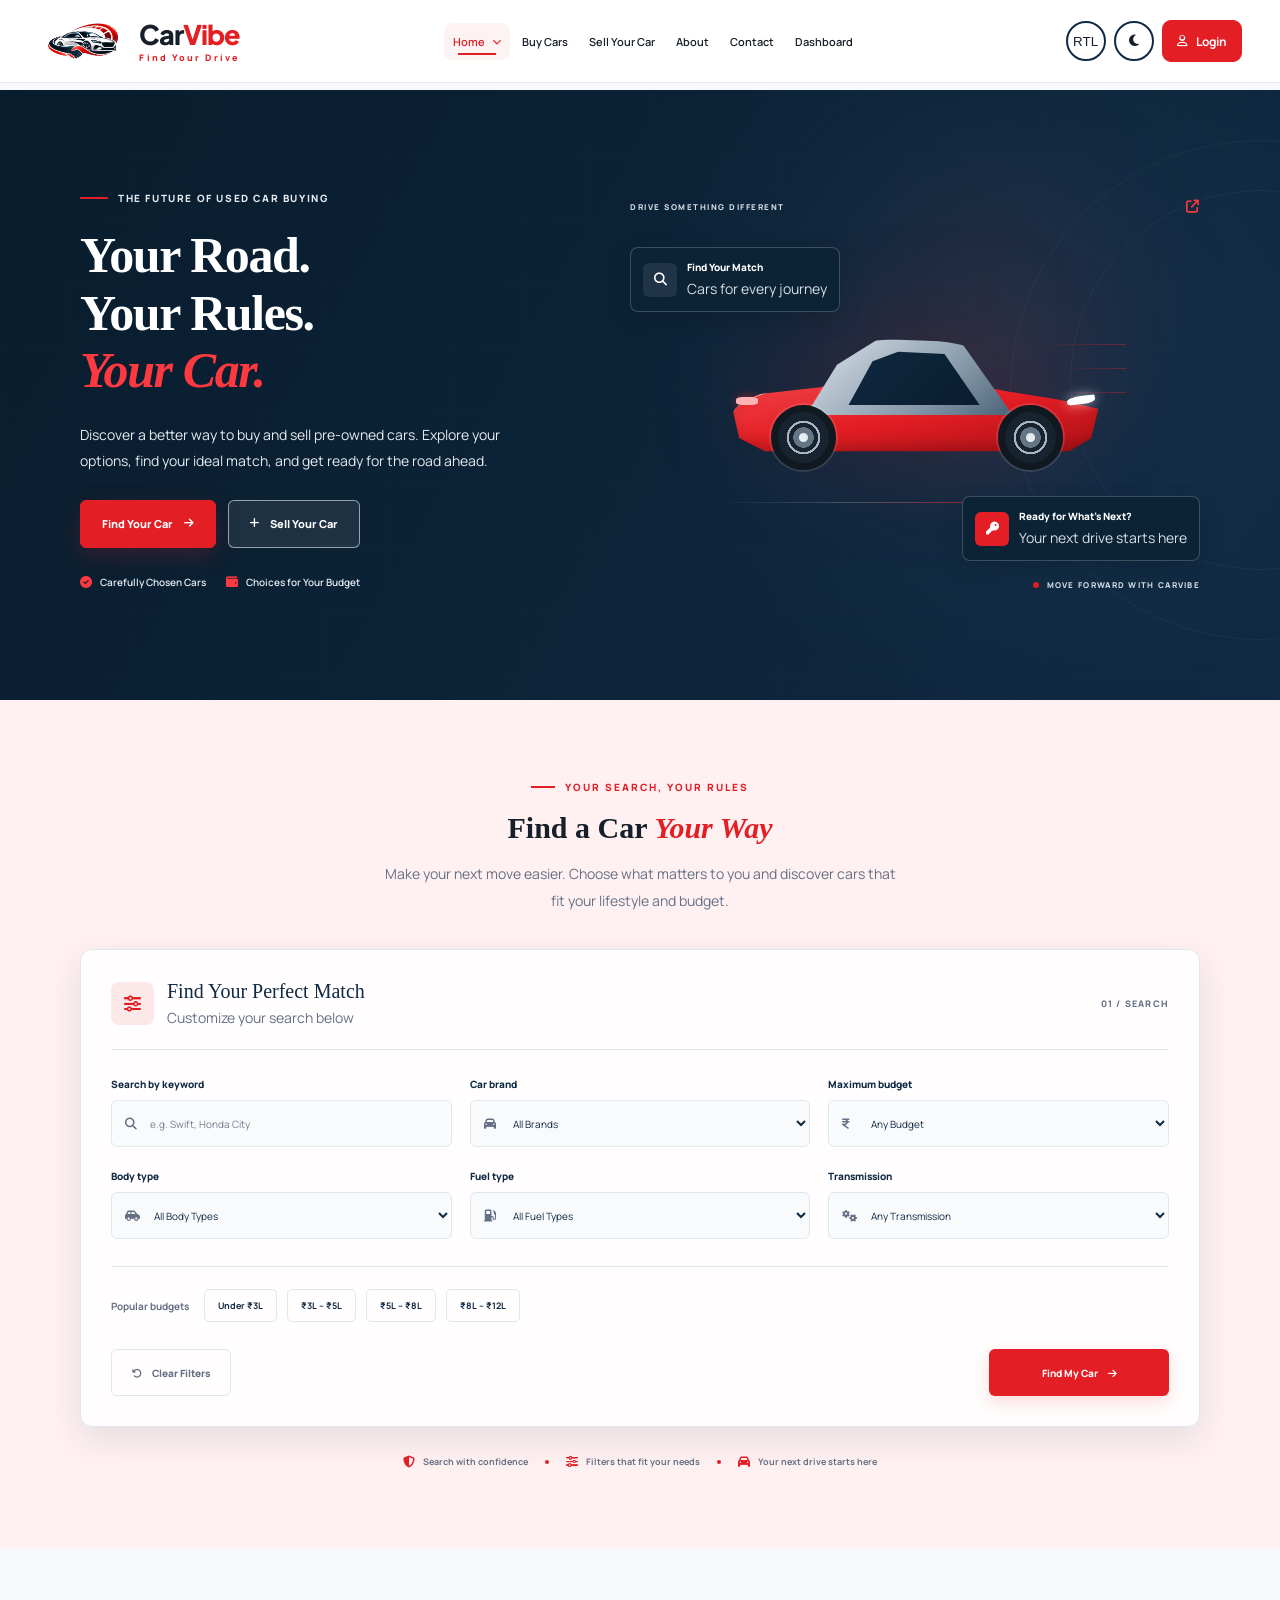
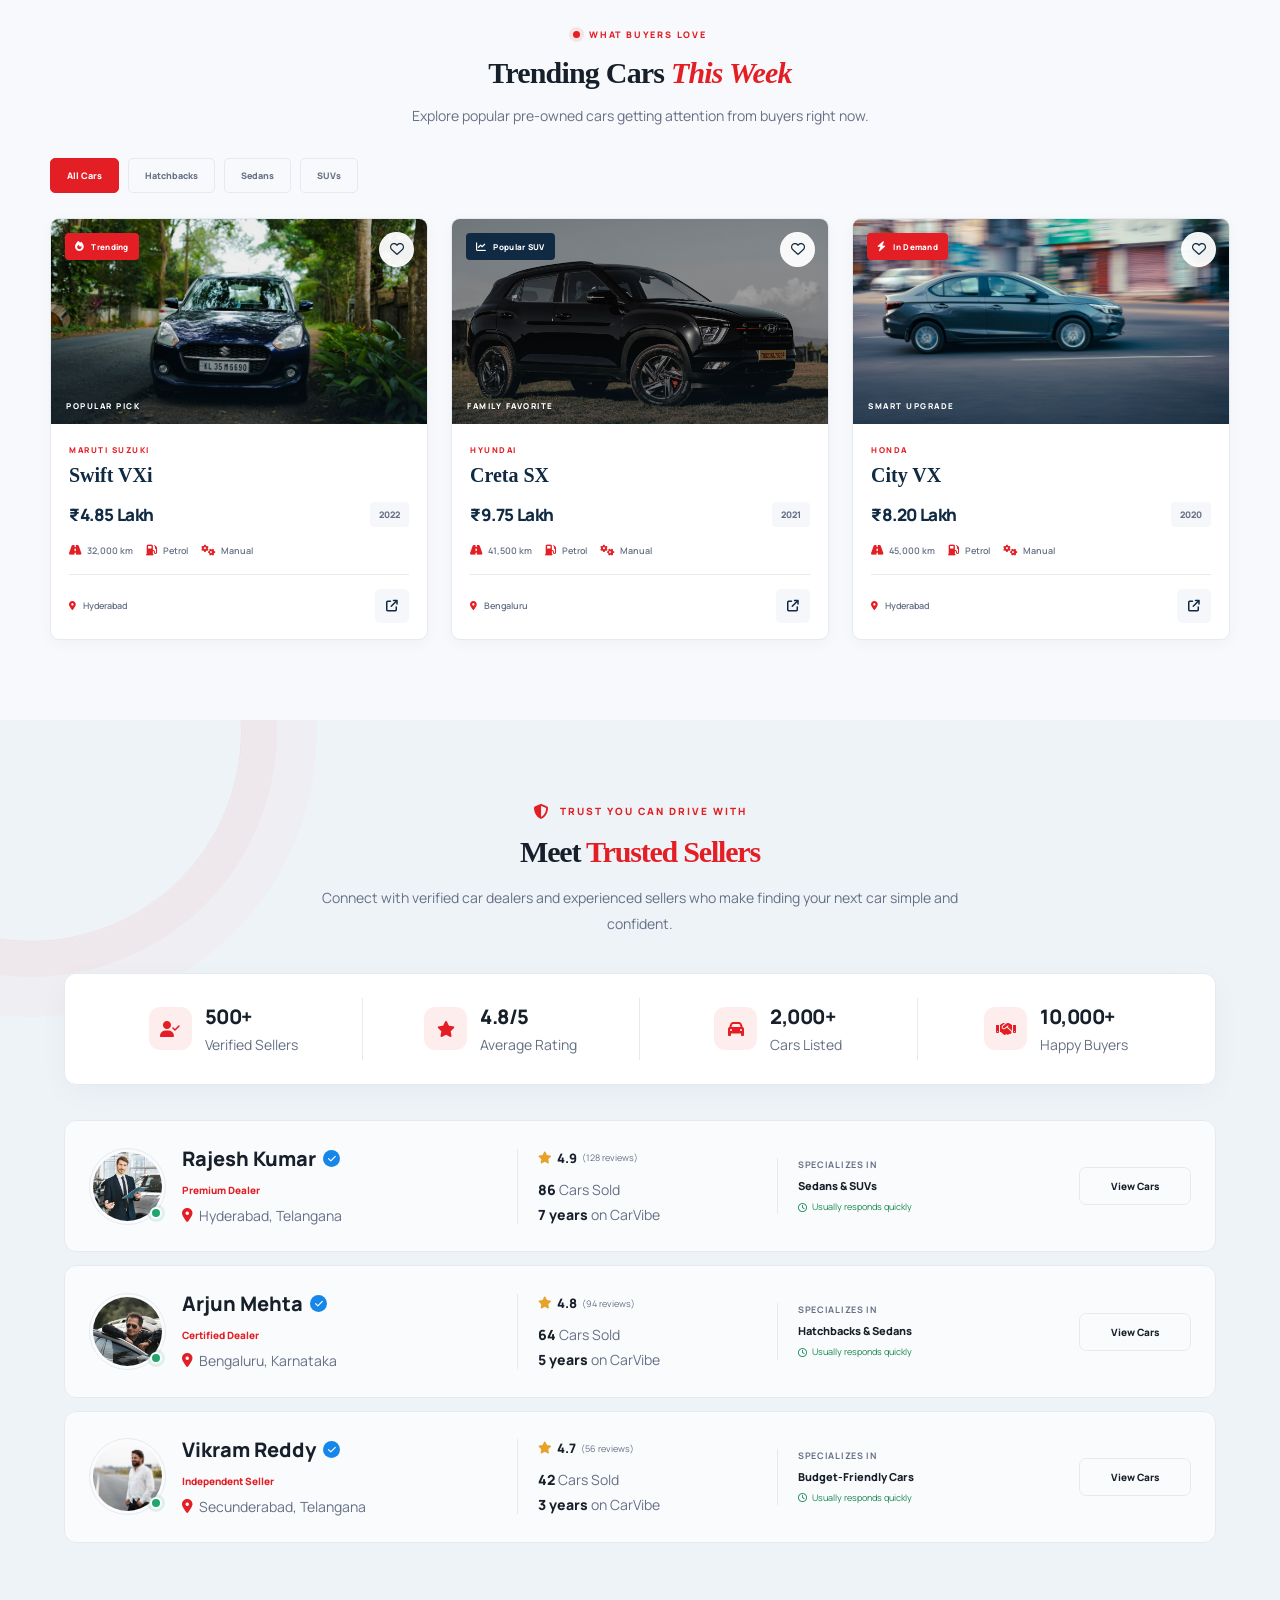
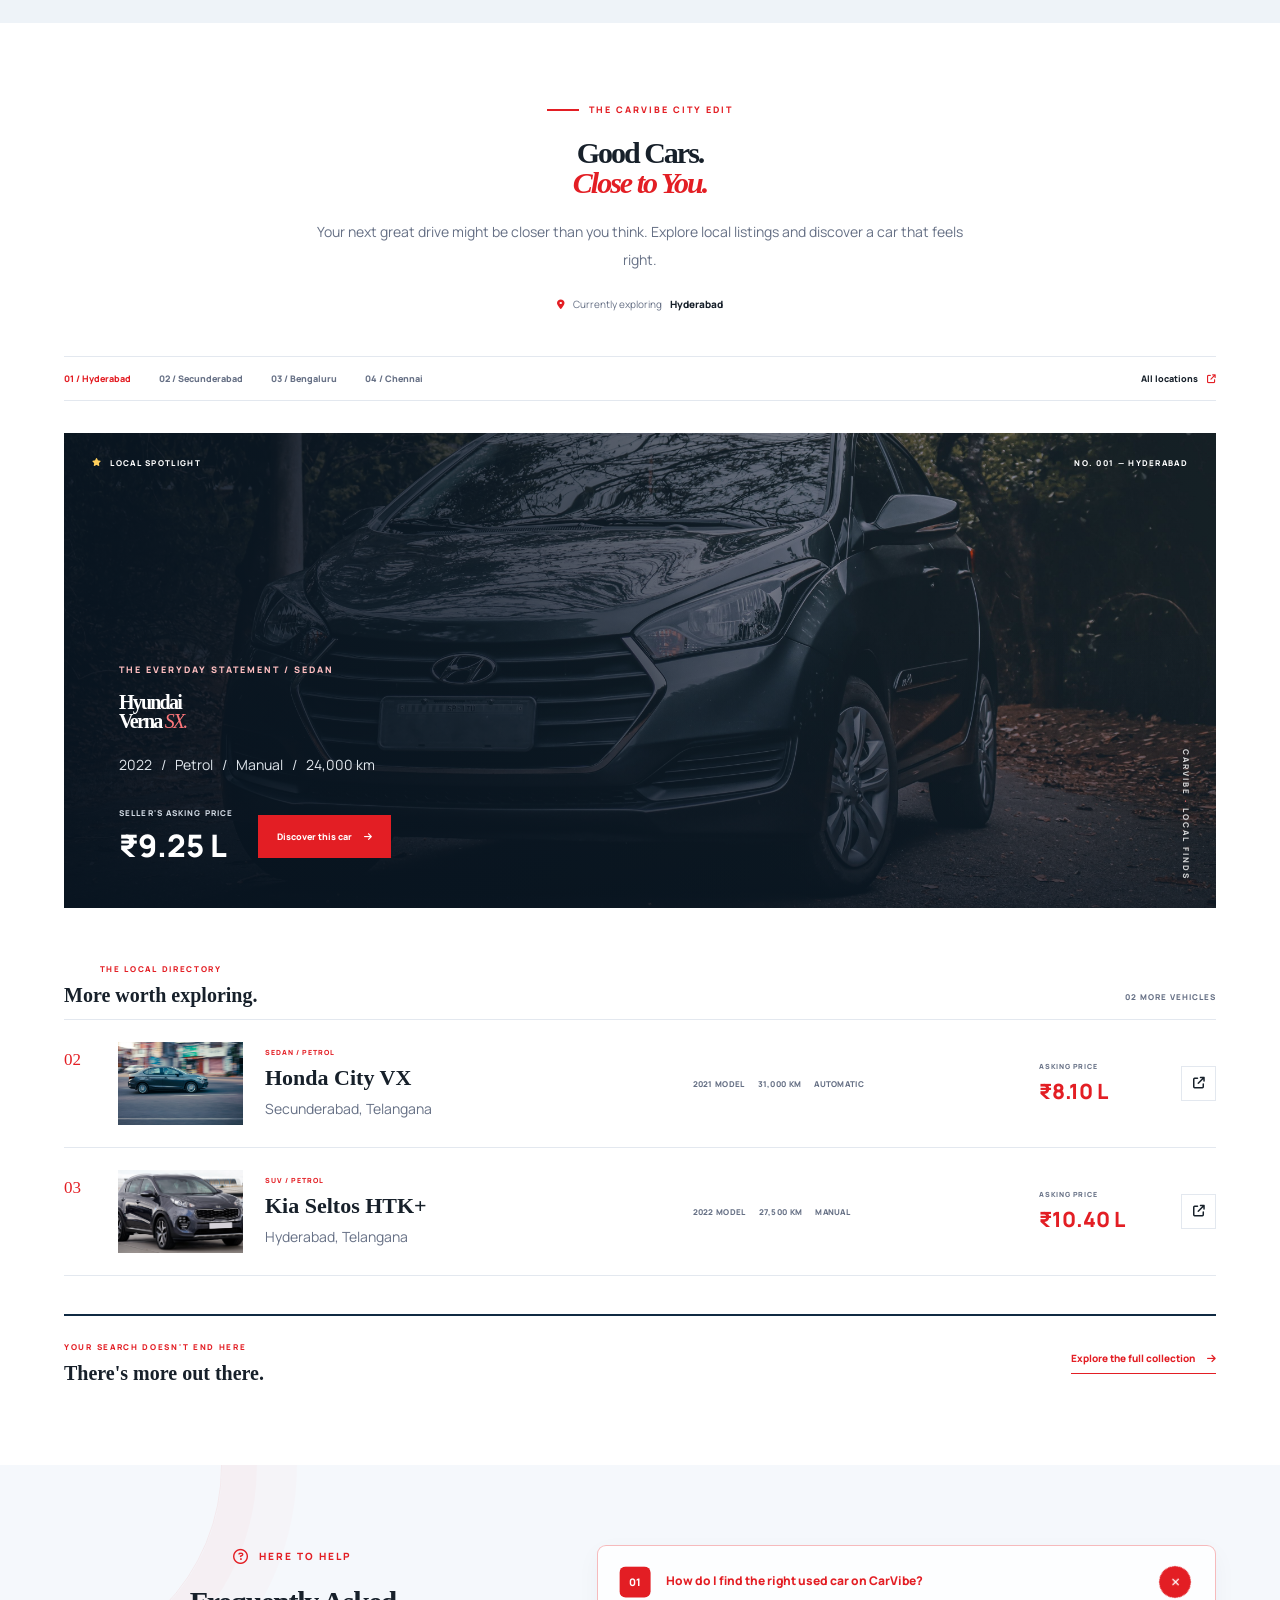
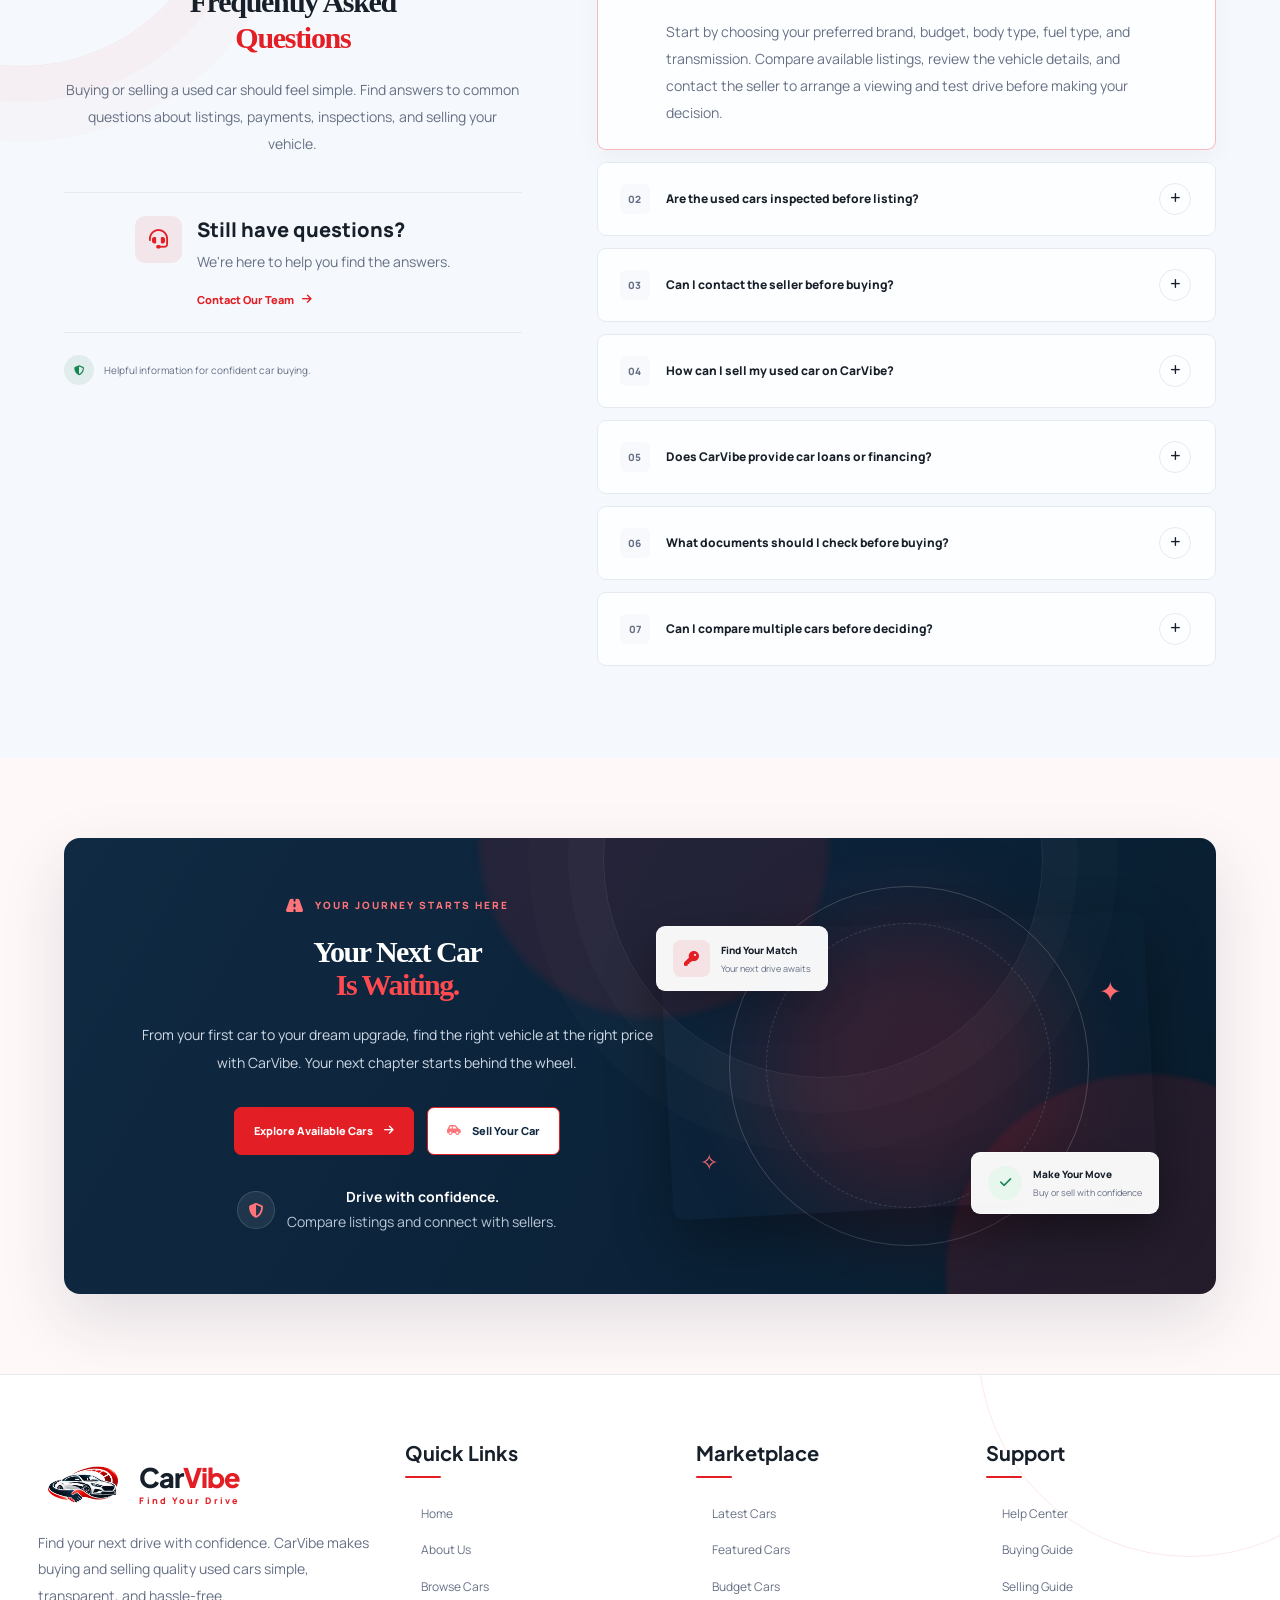
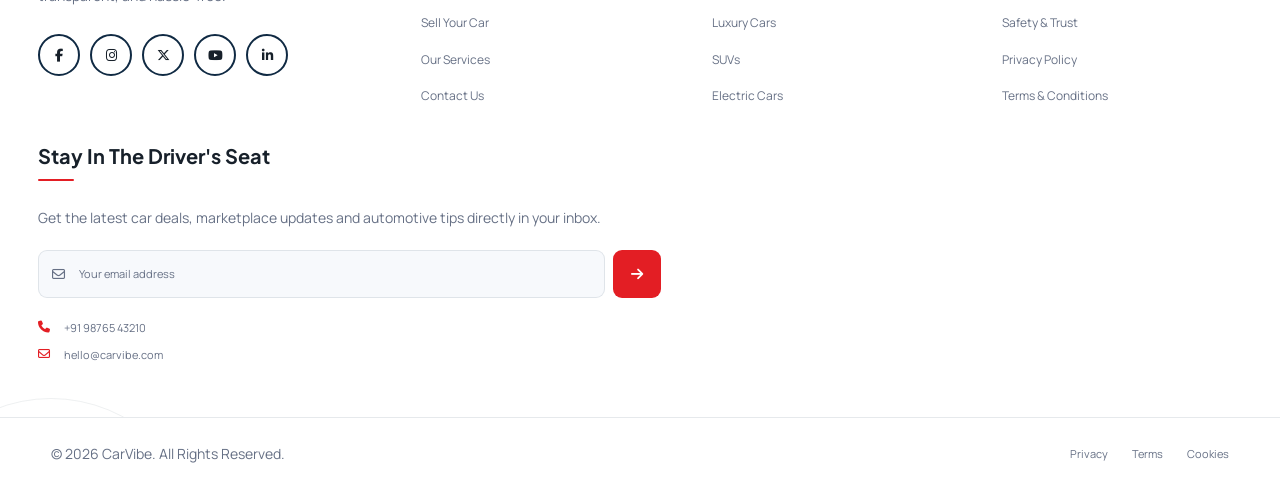
<file: home1.html>
<!DOCTYPE html>
<html lang="en" dir="ltr"></html>

<head>
    <meta charset="UTF-8">
    <meta name="viewport" content="width=device-width, initial-scale=1.0">

    <title>CARVIBE | Used Car Marketplace</title>

    <!-- External CSS -->
    <link rel="stylesheet" href="global.css">
<link rel="stylesheet"  href="home1.css">
    <!-- Google Fonts -->
    <link rel="preconnect" href="https://fonts.googleapis.com">
    <link rel="preconnect" href="https://fonts.gstatic.com" crossorigin>

    <link href="https://fonts.googleapis.com/css2?family=Manrope:wght@400;500;600;700;800&family=Plus+Jakarta+Sans:wght@500;600;700;800&display=swap"
        rel="stylesheet">

    <!-- Font Awesome -->
    <link rel="stylesheet"
        href="https://cdnjs.cloudflare.com/ajax/libs/font-awesome/6.5.2/css/all.min.css">
</head>

<body>

    <!-- ================= HEADER ================= -->

    <header class="carvibe-header" id="carvibeHeader">

        <div class="header-container">

            <!-- ================= LOGO ================= -->

            <!-- LOGO WITH TAGLINE -->
<a href="index.html" class="carvibe-logo">

    <img
        src="images/logo website.png"
        alt="CarVibe Logo"
        class="logo-image"
    >

    <div class="logo-text">
        <span class="logo-name">
            Car<span class="logo-accent">Vibe</span>
        </span>

        <span class="logo-tagline">Find Your Drive</span>
    </div>

</a>


            <!-- ================= NAVIGATION ================= -->

            <nav class="main-nav" id="mainNav">

                <!-- HOME DROPDOWN -->
                <div class="dropdown">

                    <a href="index.html" class="dropdown-toggle">

                        Home

                        <i class="fa-solid fa-chevron-down"></i>

                    </a>

                    <div class="dropdown-menu">

                        <a href="index.html">
                            <i class="fa-solid fa-house"></i>
                            Home 1
                        </a>

                        <a href="home1.html">
                            <i class="fa-solid fa-house-chimney"></i>
                            Home 2
                        </a>

                    </div>

                </div>


                <a href="buy.html">
                    Buy Cars
                </a>

                <a href="sell.html">
                    Sell Your Car
                </a>

                <a href="about.html">
                    About
                </a>

                <a href="contact.html">
                    Contact
                </a>

                <a href="dashboard.html">
                    Dashboard
                </a>

            </nav>


            <!-- ================= HEADER ACTIONS ================= -->

            <div class="header-actions">

                <!-- RTL BUTTON -->
                <button
                    class="header-icon-btn rtl-btn"
                    id="rtlToggle"
                    aria-label="Toggle RTL">

                    RTL

                </button>


                <!-- DARK MODE -->
                <button
                    class="header-icon-btn"
                    id="darkToggle"
                    aria-label="Toggle Dark Mode">

                    <i class="fa-solid fa-moon"></i>

                </button>


                <!-- LOGIN -->
                <a
                    href="login.html"
                    class="login-btn">

                    <i class="fa-regular fa-user"></i>

                    <span>
                        Login
                    </span>

                </a>


                <!-- MOBILE MENU -->
                <button
                    class="mobile-menu-btn"
                    id="mobileMenuBtn"
                    aria-label="Open Menu">

                    <i class="fa-solid fa-bars"></i>

                </button>

            </div>

        </div>

    </header>
 



<section class="cv-abstract-hero" id="home">

    <!-- CSS-only background decorations -->
    <div class="cv-hero-grid"></div>
    <div class="cv-hero-orb"></div>
    <div class="cv-hero-ring cv-ring-one"></div>
    <div class="cv-hero-ring cv-ring-two"></div>

    <div class="cv-abstract-container">

        <!-- Left Content -->
        <div class="cv-abstract-content">

            <div class="cv-abstract-label">
                <span class="cv-label-indicator"></span>
                THE FUTURE OF USED CAR BUYING
            </div>

            <h1>
                Your Road.
                <span>Your Rules.</span>
                <em>Your Car.</em>
            </h1>

            <p class="cv-abstract-description">
                Discover a better way to buy and sell pre-owned cars.
                Explore your options, find your ideal match, and get
                ready for the road ahead.
            </p>

            <div class="cv-abstract-actions">
                <a href="buy.html" class="cv-abstract-primary">
                    Find Your Car
                    <i class="fa-solid fa-arrow-right"></i>
                </a>

                <a href="sell.html" class="cv-abstract-secondary">
                    <i class="fa-solid fa-plus"></i>
                    Sell Your Car
                </a>
            </div>

            <!-- Quick benefits -->
            <div class="cv-abstract-benefits">
                <div>
                    <i class="fa-solid fa-circle-check"></i>
                    Carefully Chosen Cars
                </div>
                <div>
                    <i class="fa-solid fa-wallet"></i>
                    Choices for Your Budget
                </div>
            </div>

        </div>

        <!-- Right CSS Car Illustration -->
        <div class="cv-visual-area">

            <div class="cv-visual-topline">
                <span>DRIVE SOMETHING DIFFERENT</span>
                <i class="fa-solid fa-arrow-up-right-from-square"></i>
            </div>

            <div class="cv-car-stage">

                <div class="cv-stage-glow"></div>

                <div class="cv-speed-lines cv-speed-one"></div>
                <div class="cv-speed-lines cv-speed-two"></div>
                <div class="cv-speed-lines cv-speed-three"></div>

                <!-- CSS-only stylized car -->
                <div class="cv-car-illustration">

                    <div class="cv-car-roof"></div>
                    <div class="cv-car-window"></div>
                    <div class="cv-car-body"></div>
                    <div class="cv-car-front-light"></div>
                    <div class="cv-car-back-light"></div>

                    <div class="cv-car-wheel cv-wheel-left">
                        <div></div>
                    </div>

                    <div class="cv-car-wheel cv-wheel-right">
                        <div></div>
                    </div>

                </div>

                <div class="cv-stage-floor"></div>

                <div class="cv-car-number">
                    <span>CV</span>
                    <strong>01</strong>
                </div>

            </div>

            <!-- Floating Card -->
            <div class="cv-visual-card cv-visual-card-top">
                <span class="cv-visual-card-icon">
                    <i class="fa-solid fa-magnifying-glass"></i>
                </span>
                <div>
                    <strong>Find Your Match</strong>
                    <p>Cars for every journey</p>
                </div>
            </div>

            <div class="cv-visual-card cv-visual-card-bottom">
                <span class="cv-visual-card-icon cv-icon-red">
                    <i class="fa-solid fa-key"></i>
                </span>
                <div>
                    <strong>Ready for What's Next?</strong>
                    <p>Your next drive starts here</p>
                </div>
            </div>

            <div class="cv-visual-caption">
                <span></span>
                MOVE FORWARD WITH CARVIBE
            </div>

        </div>

    </div>

    
</section>
<section class="cv-find-section" id="find-car">

    <div class="cv-find-container">

        <!-- Section Heading -->
        <div class="cv-find-heading">
            <div class="cv-find-eyebrow">
                <span></span>
                YOUR SEARCH, YOUR RULES
            </div>

            <h2>Find a Car <em>Your Way</em></h2>

            <p>
                Make your next move easier. Choose what matters to you
                and discover cars that fit your lifestyle and budget.
            </p>
        </div>

        <!-- Search Panel -->
        <form class="cv-find-panel" id="cvFindCarForm">

            <div class="cv-find-panel-top">
                <div>
                    <span class="cv-find-panel-icon">
                        <i class="fa-solid fa-sliders"></i>
                    </span>

                    <div>
                        <h3>Find Your Perfect Match</h3>
                        <p>Customize your search below</p>
                    </div>
                </div>

                <span class="cv-find-step">01 / SEARCH</span>
            </div>

            <!-- Search Fields -->
            <div class="cv-find-fields">

                <div class="cv-find-field cv-find-keyword">
                    <label for="cv-car-keyword">Search by keyword</label>

                    <div class="cv-find-input-wrap">
                        <i class="fa-solid fa-magnifying-glass"></i>
                        <input
                            type="search"
                            id="cv-car-keyword"
                            name="keyword"
                            placeholder="e.g. Swift, Honda City"
                        >
                    </div>
                </div>

                <div class="cv-find-field">
                    <label for="cv-car-brand">Car brand</label>

                    <div class="cv-find-input-wrap">
                        <i class="fa-solid fa-car"></i>
                        <select id="cv-car-brand" name="brand">
                            <option value="">All Brands</option>
                            <option>Maruti Suzuki</option>
                            <option>Hyundai</option>
                            <option>Tata</option>
                            <option>Mahindra</option>
                            <option>Toyota</option>
                            <option>Honda</option>
                            <option>Kia</option>
                            <option>Volkswagen</option>
                        </select>
                    </div>
                </div>

                <div class="cv-find-field">
                    <label for="cv-car-budget">Maximum budget</label>

                    <div class="cv-find-input-wrap">
                        <i class="fa-solid fa-indian-rupee-sign"></i>
                        <select id="cv-car-budget" name="budget">
                            <option value="">Any Budget</option>
                            <option value="300000">Under ₹3 Lakh</option>
                            <option value="500000">Under ₹5 Lakh</option>
                            <option value="800000">Under ₹8 Lakh</option>
                            <option value="1200000">Under ₹12 Lakh</option>
                            <option value="2000000">Under ₹20 Lakh</option>
                        </select>
                    </div>
                </div>

                <div class="cv-find-field">
                    <label for="cv-car-body">Body type</label>

                    <div class="cv-find-input-wrap">
                        <i class="fa-solid fa-car-side"></i>
                        <select id="cv-car-body" name="bodyType">
                            <option value="">All Body Types</option>
                            <option value="Hatchback">Hatchback</option>
                            <option value="Sedan">Sedan</option>
                            <option value="SUV">SUV</option>
                            <option value="MUV">MUV / MPV</option>
                            <option value="Coupe">Coupe</option>
                            <option value="Luxury">Luxury</option>
                        </select>
                    </div>
                </div>

                <div class="cv-find-field">
                    <label for="cv-car-fuel">Fuel type</label>

                    <div class="cv-find-input-wrap">
                        <i class="fa-solid fa-gas-pump"></i>
                        <select id="cv-car-fuel" name="fuel">
                            <option value="">All Fuel Types</option>
                            <option value="Petrol">Petrol</option>
                            <option value="Diesel">Diesel</option>
                            <option value="CNG">CNG</option>
                            <option value="Electric">Electric</option>
                            <option value="Hybrid">Hybrid</option>
                        </select>
                    </div>
                </div>

                <div class="cv-find-field">
                    <label for="cv-car-transmission">Transmission</label>

                    <div class="cv-find-input-wrap">
                        <i class="fa-solid fa-gears"></i>
                        <select id="cv-car-transmission" name="transmission">
                            <option value="">Any Transmission</option>
                            <option value="Manual">Manual</option>
                            <option value="Automatic">Automatic</option>
                        </select>
                    </div>
                </div>

            </div>

            <!-- Popular Budgets -->
            <div class="cv-find-budget-row">
                <span>Popular budgets</span>

                <button type="button" class="cv-budget-chip" data-budget="300000">
                    Under ₹3L
                </button>

                <button type="button" class="cv-budget-chip" data-budget="500000">
                    ₹3L – ₹5L
                </button>

                <button type="button" class="cv-budget-chip" data-budget="800000">
                    ₹5L – ₹8L
                </button>

                <button type="button" class="cv-budget-chip" data-budget="1200000">
                    ₹8L – ₹12L
                </button>
            </div>

            <!-- Search Actions -->
            <div class="cv-find-actions">

                <button type="reset" class="cv-find-reset">
                    <i class="fa-solid fa-rotate-left"></i>
                    Clear Filters
                </button>

                <button type="submit" class="cv-find-submit">
                    Find My Car
                    <i class="fa-solid fa-arrow-right"></i>
                </button>

            </div>

            <p class="cv-find-message" id="cvFindMessage" aria-live="polite"></p>

        </form>

        <!-- Bottom Trust Line -->
        <div class="cv-find-footer">
            <div>
                <i class="fa-solid fa-shield-halved"></i>
                Search with confidence
            </div>

            <span></span>

            <div>
                <i class="fa-solid fa-sliders"></i>
                Filters that fit your needs
            </div>

            <span></span>

            <div>
                <i class="fa-solid fa-car"></i>
                Your next drive starts here
            </div>
        </div>

    </div>
</section>
<section class="cv-trending" id="trending-cars">

    <div class="cv-trending-container">

        <!-- Section Heading -->
        <div class="cv-trending-heading">

            <div class="cv-trending-heading-left">
                <span class="cv-trending-eyebrow">
                    <span class="cv-trending-dot"></span>
                    WHAT BUYERS LOVE
                </span>

                <h2>Trending Cars <em>This Week</em></h2>

                <p>
                    Explore popular pre-owned cars getting attention
                    from buyers right now.
                </p>
            </div>

           
        </div>

        <!-- Category Filters -->
        <div class="cv-trending-filters" aria-label="Filter trending cars">
            <button type="button" class="cv-trend-filter active" data-filter="all">
                All Cars
            </button>
            <button type="button" class="cv-trend-filter" data-filter="hatchback">
                Hatchbacks
            </button>
            <button type="button" class="cv-trend-filter" data-filter="sedan">
                Sedans
            </button>
            <button type="button" class="cv-trend-filter" data-filter="suv">
                SUVs
            </button>
        </div>

        <!-- Car Grid -->
        <div class="cv-trending-grid">

            <!-- Car 1 -->
            <article class="cv-trend-card" data-category="hatchback">

                <div class="cv-trend-image cv-trend-image-one">
                    <span class="cv-trend-badge">
                        <i class="fa-solid fa-fire"></i>
                        Trending
                    </span>

                    <button class="cv-trend-favorite" type="button"
                        aria-label="Save Maruti Suzuki Swift to favorites"
                        aria-pressed="false">
                        <i class="fa-regular fa-heart"></i>
                    </button>

                    <span class="cv-trend-image-label">POPULAR PICK</span>
                </div>

                <div class="cv-trend-card-body">
                    <div class="cv-trend-brand">MARUTI SUZUKI</div>

                    <h3>Swift VXi</h3>

                    <div class="cv-trend-price-row">
                        <div class="cv-trend-price">₹4.85 Lakh</div>
                        <span class="cv-trend-year">2022</span>
                    </div>

                    <div class="cv-trend-specs">
                        <span><i class="fa-solid fa-road"></i> 32,000 km</span>
                        <span><i class="fa-solid fa-gas-pump"></i> Petrol</span>
                        <span><i class="fa-solid fa-gears"></i> Manual</span>
                    </div>

                    <div class="cv-trend-card-footer">
                        <span class="cv-trend-location">
                            <i class="fa-solid fa-location-dot"></i>
                            Hyderabad
                        </span>

                        <a href="buy.html" class="cv-trend-details"
                            aria-label="View Swift VXi details">
                            <i class="fa-solid fa-arrow-up-right-from-square"></i>
                        </a>
                    </div>
                </div>

            </article>

            <!-- Car 2 -->
            <article class="cv-trend-card" data-category="suv">

                <div class="cv-trend-image cv-trend-image-two">
                    <span class="cv-trend-badge cv-trend-badge-blue">
                        <i class="fa-solid fa-chart-line"></i>
                        Popular SUV
                    </span>

                    <button class="cv-trend-favorite" type="button"
                        aria-label="Save Hyundai Creta to favorites"
                        aria-pressed="false">
                        <i class="fa-regular fa-heart"></i>
                    </button>

                    <span class="cv-trend-image-label">FAMILY FAVORITE</span>
                </div>

                <div class="cv-trend-card-body">
                    <div class="cv-trend-brand">HYUNDAI</div>

                    <h3>Creta SX</h3>

                    <div class="cv-trend-price-row">
                        <div class="cv-trend-price">₹9.75 Lakh</div>
                        <span class="cv-trend-year">2021</span>
                    </div>

                    <div class="cv-trend-specs">
                        <span><i class="fa-solid fa-road"></i> 41,500 km</span>
                        <span><i class="fa-solid fa-gas-pump"></i> Petrol</span>
                        <span><i class="fa-solid fa-gears"></i> Manual</span>
                    </div>

                    <div class="cv-trend-card-footer">
                        <span class="cv-trend-location">
                            <i class="fa-solid fa-location-dot"></i>
                            Bengaluru
                        </span>

                        <a href="buy.html" class="cv-trend-details"
                            aria-label="View Creta SX details">
                            <i class="fa-solid fa-arrow-up-right-from-square"></i>
                        </a>
                    </div>
                </div>

            </article>

            <!-- Car 3 -->
            <article class="cv-trend-card" data-category="sedan">

                <div class="cv-trend-image cv-trend-image-three">
                    <span class="cv-trend-badge">
                        <i class="fa-solid fa-bolt"></i>
                        In Demand
                    </span>

                    <button class="cv-trend-favorite" type="button"
                        aria-label="Save Honda City to favorites"
                        aria-pressed="false">
                        <i class="fa-regular fa-heart"></i>
                    </button>

                    <span class="cv-trend-image-label">SMART UPGRADE</span>
                </div>

                <div class="cv-trend-card-body">
                    <div class="cv-trend-brand">HONDA</div>

                    <h3>City VX</h3>

                    <div class="cv-trend-price-row">
                        <div class="cv-trend-price">₹8.20 Lakh</div>
                        <span class="cv-trend-year">2020</span>
                    </div>

                    <div class="cv-trend-specs">
                        <span><i class="fa-solid fa-road"></i> 45,000 km</span>
                        <span><i class="fa-solid fa-gas-pump"></i> Petrol</span>
                        <span><i class="fa-solid fa-gears"></i> Manual</span>
                    </div>

                    <div class="cv-trend-card-footer">
                        <span class="cv-trend-location">
                            <i class="fa-solid fa-location-dot"></i>
                            Hyderabad
                        </span>

                        <a href="buy.html" class="cv-trend-details"
                            aria-label="View Honda City details">
                            <i class="fa-solid fa-arrow-up-right-from-square"></i>
                        </a>
                    </div>
                </div>

            </article>

        </div>

       

    </div>
</section>
  






<!-- MEET TRUSTED SELLERS -->
<section class="cv-sellers" id="trusted-sellers">

    <div class="cv-sellers-container">

        <!-- Section Heading -->
        <div class="cv-sellers-heading">
            <div class="cv-sellers-heading-content">
                <span class="cv-sellers-eyebrow">
                    <i class="fa-solid fa-shield-halved"></i>
                    TRUST YOU CAN DRIVE WITH
                </span>

                <h2>Meet <span>Trusted Sellers</span></h2>

                <p>
                    Connect with verified car dealers and experienced sellers
                    who make finding your next car simple and confident.
                </p>
            </div>

            
        </div>

        <!-- Seller Statistics -->
        <div class="cv-sellers-stats">
            <div class="cv-seller-stat">
                <span class="cv-seller-stat-icon">
                    <i class="fa-solid fa-user-check"></i>
                </span>
                <div>
                    <h3>500+</h3>
                    <p>Verified Sellers</p>
                </div>
            </div>

            <div class="cv-seller-stat">
                <span class="cv-seller-stat-icon">
                    <i class="fa-solid fa-star"></i>
                </span>
                <div>
                    <h3>4.8/5</h3>
                    <p>Average Rating</p>
                </div>
            </div>

            <div class="cv-seller-stat">
                <span class="cv-seller-stat-icon">
                    <i class="fa-solid fa-car"></i>
                </span>
                <div>
                    <h3>2,000+</h3>
                    <p>Cars Listed</p>
                </div>
            </div>

            <div class="cv-seller-stat">
                <span class="cv-seller-stat-icon">
                    <i class="fa-solid fa-handshake"></i>
                </span>
                <div>
                    <h3>10,000+</h3>
                    <p>Happy Buyers</p>
                </div>
            </div>
        </div>

        <!-- Seller Directory -->
        <div class="cv-sellers-list">

            <!-- Seller 1 -->
            <article class="cv-seller-row">

                <div class="cv-seller-profile">
                    <div class="cv-seller-avatar">
                        <img
                            src="images/rajesh.jpg"
                            alt="Profile of Rajesh Kumar"
                            loading="lazy"
                        >
                        <span class="cv-seller-online"></span>
                    </div>

                    <div class="cv-seller-identity">
                        <div class="cv-seller-name-line">
                            <h3>Rajesh Kumar</h3>
                            <span class="cv-seller-verified"
                                  title="Verified seller">
                                <i class="fa-solid fa-check"></i>
                            </span>
                        </div>

                        <span class="cv-seller-type">Premium Dealer</span>

                        <p class="cv-seller-location">
                            <i class="fa-solid fa-location-dot"></i>
                            Hyderabad, Telangana
                        </p>
                    </div>
                </div>

                <div class="cv-seller-performance">
                    <div class="cv-seller-rating">
                        <i class="fa-solid fa-star"></i>
                        <strong>4.9</strong>
                        <span>(128 reviews)</span>
                    </div>

                    <p><strong>86</strong> Cars Sold</p>
                    <p><strong>7 years</strong> on CarVibe</p>
                </div>

                <div class="cv-seller-specialty">
                    <span>Specializes In</span>
                    <strong>Sedans & SUVs</strong>
                    <span class="cv-seller-response">
                        <i class="fa-regular fa-clock"></i>
                        Usually responds quickly
                    </span>
                </div>

                <div class="cv-seller-actions">
                    
                    <a href="buy.html" class="cv-seller-inventory">
                        View Cars
                    </a>
                </div>

            </article>

            <!-- Seller 2 -->
            <article class="cv-seller-row">

                <div class="cv-seller-profile">
                    <div class="cv-seller-avatar">
                        <img
                            src="images/arjun.jpg"
                            alt="Profile of Arjun Mehta"
                            loading="lazy"
                        >
                        <span class="cv-seller-online"></span>
                    </div>

                    <div class="cv-seller-identity">
                        <div class="cv-seller-name-line">
                            <h3>Arjun Mehta</h3>
                            <span class="cv-seller-verified"
                                  title="Verified seller">
                                <i class="fa-solid fa-check"></i>
                            </span>
                        </div>

                        <span class="cv-seller-type">Certified Dealer</span>

                        <p class="cv-seller-location">
                            <i class="fa-solid fa-location-dot"></i>
                            Bengaluru, Karnataka
                        </p>
                    </div>
                </div>

                <div class="cv-seller-performance">
                    <div class="cv-seller-rating">
                        <i class="fa-solid fa-star"></i>
                        <strong>4.8</strong>
                        <span>(94 reviews)</span>
                    </div>

                    <p><strong>64</strong> Cars Sold</p>
                    <p><strong>5 years</strong> on CarVibe</p>
                </div>

                <div class="cv-seller-specialty">
                    <span>Specializes In</span>
                    <strong>Hatchbacks & Sedans</strong>
                    <span class="cv-seller-response">
                        <i class="fa-regular fa-clock"></i>
                        Usually responds quickly
                    </span>
                </div>

                <div class="cv-seller-actions">
                    
                    <a href="buy.html" class="cv-seller-inventory">
                        View Cars
                    </a>
                </div>

            </article>

            <!-- Seller 3 -->
            <article class="cv-seller-row">

                <div class="cv-seller-profile">
                    <div class="cv-seller-avatar">
                        <img
                            src="images/vikram.jpg"
                            alt="Profile of Vikram Reddy"
                            loading="lazy"
                        >
                        <span class="cv-seller-online"></span>
                    </div>

                    <div class="cv-seller-identity">
                        <div class="cv-seller-name-line">
                            <h3>Vikram Reddy</h3>
                            <span class="cv-seller-verified"
                                  title="Verified seller">
                                <i class="fa-solid fa-check"></i>
                            </span>
                        </div>

                        <span class="cv-seller-type">Independent Seller</span>

                        <p class="cv-seller-location">
                            <i class="fa-solid fa-location-dot"></i>
                            Secunderabad, Telangana
                        </p>
                    </div>
                </div>

                <div class="cv-seller-performance">
                    <div class="cv-seller-rating">
                        <i class="fa-solid fa-star"></i>
                        <strong>4.7</strong>
                        <span>(56 reviews)</span>
                    </div>

                    <p><strong>42</strong> Cars Sold</p>
                    <p><strong>3 years</strong> on CarVibe</p>
                </div>

                <div class="cv-seller-specialty">
                    <span>Specializes In</span>
                    <strong>Budget-Friendly Cars</strong>
                    <span class="cv-seller-response">
                        <i class="fa-regular fa-clock"></i>
                        Usually responds quickly
                    </span>
                </div>

                <div class="cv-seller-actions">
                    
                    <a href="buy.html" class="cv-seller-inventory">
                        View Cars
                    </a>
                </div>

            </article>

        </div>

        

    </div>
</section>
  



<!-- CARVIBE: DISCOVER CARS NEAR YOU -->
<section class="cv-nearby-magazine" id="cars-near-you">
    <div class="cvm-container">

        <!-- Editorial heading -->
        <header class="cvm-heading">
            <div>
                <span class="cvm-eyebrow">
                    <span class="cvm-eyebrow-line"></span>
                    THE CARVIBE CITY EDIT
                </span>
                <h2>Good Cars.<br><span>Close to You.</span></h2>
            </div>

            <div class="cvm-heading-right">
                <p>
                    Your next great drive might be closer than you think.
                    Explore local listings and discover a car that feels right.
                </p>
                <div class="cvm-location">
                    <i class="fa-solid fa-location-dot"></i>
                    <span>Currently exploring</span>
                    <strong>Hyderabad</strong>
                </div>
            </div>
        </header>

        <!-- City navigation -->
        <nav class="cvm-city-nav" aria-label="Choose a city">
            <a href="#cars-near-you" class="cvm-city active">01 / Hyderabad</a>
            <a href="#cars-near-you" class="cvm-city">02 / Secunderabad</a>
            <a href="#cars-near-you" class="cvm-city">03 / Bengaluru</a>
            <a href="#cars-near-you" class="cvm-city">04 / Chennai</a>
            <a href="buy.html" class="cvm-city-more">
                All locations <i class="fa-solid fa-arrow-up-right-from-square"></i>
            </a>
        </nav>

        <!-- Full-width featured vehicle -->
        <article class="cvm-hero">
            <img class="cvm-hero-image"
                 src="images/verna h.jpg"
                 alt="Hyundai Verna SX"
                 loading="lazy">

            <div class="cvm-hero-shade"></div>

            <div class="cvm-hero-top">
                <span><i class="fa-solid fa-star"></i> LOCAL SPOTLIGHT</span>
                <span>NO. 001 — HYDERABAD</span>
            </div>

            <div class="cvm-hero-content">
                <span class="cvm-hero-type">THE EVERYDAY STATEMENT / SEDAN</span>
                <h3>Hyundai<br>Verna <em>SX.</em></h3>
                <p>2022 &nbsp; / &nbsp; Petrol &nbsp; / &nbsp; Manual &nbsp; / &nbsp; 24,000 km</p>

                <div class="cvm-hero-bottom">
                    <div>
                        <small>SELLER'S ASKING PRICE</small>
                        <strong>₹9.25 L</strong>
                    </div>
                    <a href="buy.html" class="cvm-hero-button">
                        Discover this car <i class="fa-solid fa-arrow-right"></i>
                    </a>
                </div>
            </div>

            <div class="cvm-hero-side-note">
                CARVIBE <span>·</span> LOCAL FINDS
            </div>
        </article>

        <!-- Minimal directory -->
        <div class="cvm-directory-heading">
            <div>
                <span class="cvm-small-label">THE LOCAL DIRECTORY</span>
                <h3>More worth exploring.</h3>
            </div>
            <span class="cvm-result-count">02 MORE VEHICLES</span>
        </div>

        <div class="cvm-directory">

            <!-- Vehicle row 2 -->
            <article class="cvm-directory-row">
                <span class="cvm-number">02</span>

                <div class="cvm-thumb">
                    <img src="images/city vx.jpg"
                         alt="Honda City VX"
                         loading="lazy">
                </div>

                <div class="cvm-car-name">
                    <span>SEDAN / PETROL</span>
                    <h4>Honda City VX</h4>
                    <p>Secunderabad, Telangana</p>
                </div>

                <div class="cvm-car-specs">
                    <span>2021 MODEL</span>
                    <span>31,000 KM</span>
                    <span>AUTOMATIC</span>
                </div>

                <div class="cvm-row-price">
                    <small>ASKING PRICE</small>
                    <strong>₹8.10 L</strong>
                </div>

                <a href="buy.html" class="cvm-row-link"
                   aria-label="View Honda City details">
                    <i class="fa-solid fa-arrow-up-right-from-square"></i>
                </a>
            </article>

            <!-- Vehicle row 3 -->
            <article class="cvm-directory-row">
                <span class="cvm-number">03</span>

                <div class="cvm-thumb">
                    <img src="images/kia.jpg"
                         alt="Kia Seltos HTK Plus"
                         loading="lazy">
                </div>

                <div class="cvm-car-name">
                    <span>SUV / PETROL</span>
                    <h4>Kia Seltos HTK+</h4>
                    <p>Hyderabad, Telangana</p>
                </div>

                <div class="cvm-car-specs">
                    <span>2022 MODEL</span>
                    <span>27,500 KM</span>
                    <span>MANUAL</span>
                </div>

                <div class="cvm-row-price">
                    <small>ASKING PRICE</small>
                    <strong>₹10.40 L</strong>
                </div>

                <a href="buy.html" class="cvm-row-link"
                   aria-label="View Kia Seltos details">
                    <i class="fa-solid fa-arrow-up-right-from-square"></i>
                </a>
            </article>

        </div>

        <!-- Closing statement -->
        <footer class="cvm-footer">
            <div>
                <span class="cvm-small-label">YOUR SEARCH DOESN'T END HERE</span>
                <h3>There's more out there.</h3>
            </div>

            <a href="buy.html" class="cvm-footer-link">
                Explore the full collection
                <i class="fa-solid fa-arrow-right"></i>
            </a>
        </footer>

    </div>
</section>

  
<!-- CARVIBE FAQ SECTION -->
<section class="cv-faq" id="faq">

    <div class="cv-faq-container">

        <!-- Left Content -->
        <div class="cv-faq-intro">

            <span class="cv-faq-eyebrow">
                <i class="fa-regular fa-circle-question"></i>
                HERE TO HELP
            </span>

            <h2>
                Frequently Asked
                <span>Questions</span>
            </h2>

            <p class="cv-faq-description">
                Buying or selling a used car should feel simple.
                Find answers to common questions about listings,
                payments, inspections, and selling your vehicle.
            </p>

            <div class="cv-faq-contact">

                <div class="cv-faq-contact-icon">
                    <i class="fa-solid fa-headset"></i>
                </div>

                <div class="cv-faq-contact-text">
                    <h3>Still have questions?</h3>
                    <p>We're here to help you find the answers.</p>

                    <a href="contact.html">
                        Contact Our Team
                        <i class="fa-solid fa-arrow-right"></i>
                    </a>
                </div>

            </div>

            <div class="cv-faq-trust">
                <span><i class="fa-solid fa-shield-halved"></i></span>
                Helpful information for confident car buying.
            </div>

        </div>

        <!-- Right Accordion -->
        <div class="cv-faq-content">

            <div class="cv-faq-item active">
                <button class="cv-faq-question"
                        type="button"
                        aria-expanded="true">

                    <span class="cv-faq-number">01</span>

                    <span class="cv-faq-question-text">
                        How do I find the right used car on CarVibe?
                    </span>

                    <span class="cv-faq-toggle">
                        <i class="fa-solid fa-plus"></i>
                    </span>

                </button>

                <div class="cv-faq-answer">
                    <div class="cv-faq-answer-inner">
                        <p>
                            Start by choosing your preferred brand, budget,
                            body type, fuel type, and transmission. Compare
                            available listings, review the vehicle details,
                            and contact the seller to arrange a viewing and
                            test drive before making your decision.
                        </p>
                    </div>
                </div>
            </div>

            <div class="cv-faq-item">
                <button class="cv-faq-question"
                        type="button"
                        aria-expanded="false">

                    <span class="cv-faq-number">02</span>

                    <span class="cv-faq-question-text">
                        Are the used cars inspected before listing?
                    </span>

                    <span class="cv-faq-toggle">
                        <i class="fa-solid fa-plus"></i>
                    </span>

                </button>

                <div class="cv-faq-answer">
                    <div class="cv-faq-answer-inner">
                        <p>
                            Inspection availability depends on the listing
                            and the services offered by CarVibe. Check the
                            vehicle's inspection status and report, if
                            available, and arrange an independent mechanical
                            inspection before purchasing.
                        </p>
                    </div>
                </div>
            </div>

            <div class="cv-faq-item">
                <button class="cv-faq-question"
                        type="button"
                        aria-expanded="false">

                    <span class="cv-faq-number">03</span>

                    <span class="cv-faq-question-text">
                        Can I contact the seller before buying?
                    </span>

                    <span class="cv-faq-toggle">
                        <i class="fa-solid fa-plus"></i>
                    </span>

                </button>

                <div class="cv-faq-answer">
                    <div class="cv-faq-answer-inner">
                        <p>
                            Yes. Use the contact options provided on the
                            listing to ask about the car's condition,
                            ownership history, service records, documents,
                            and final asking price. Arrange a test drive
                            before committing to a purchase.
                        </p>
                    </div>
                </div>
            </div>

            <div class="cv-faq-item">
                <button class="cv-faq-question"
                        type="button"
                        aria-expanded="false">

                    <span class="cv-faq-number">04</span>

                    <span class="cv-faq-question-text">
                        How can I sell my used car on CarVibe?
                    </span>

                    <span class="cv-faq-toggle">
                        <i class="fa-solid fa-plus"></i>
                    </span>

                </button>

                <div class="cv-faq-answer">
                    <div class="cv-faq-answer-inner">
                        <p>
                            Open the Sell Your Car section and follow the
                            listing process. Prepare accurate vehicle
                            details, clear photographs, your expected price,
                            and relevant documents. Complete the seller
                            verification steps required by the platform.
                        </p>
                    </div>
                </div>
            </div>

            <div class="cv-faq-item">
                <button class="cv-faq-question"
                        type="button"
                        aria-expanded="false">

                    <span class="cv-faq-number">05</span>

                    <span class="cv-faq-question-text">
                        Does CarVibe provide car loans or financing?
                    </span>

                    <span class="cv-faq-toggle">
                        <i class="fa-solid fa-plus"></i>
                    </span>

                </button>

                <div class="cv-faq-answer">
                    <div class="cv-faq-answer-inner">
                        <p>
                            Financing options depend on the services
                            available through CarVibe and its partners.
                            Check the relevant listing or financing page
                            for current options, eligibility requirements,
                            interest rates, and applicable fees.
                        </p>
                    </div>
                </div>
            </div>

            <div class="cv-faq-item">
                <button class="cv-faq-question"
                        type="button"
                        aria-expanded="false">

                    <span class="cv-faq-number">06</span>

                    <span class="cv-faq-question-text">
                        What documents should I check before buying?
                    </span>

                    <span class="cv-faq-toggle">
                        <i class="fa-solid fa-plus"></i>
                    </span>

                </button>

                <div class="cv-faq-answer">
                    <div class="cv-faq-answer-inner">
                        <p>
                            Check the Registration Certificate (RC),
                            insurance, valid PUC certificate where applicable,
                            service history, loan hypothecation status,
                            and any applicable tax or transfer documents.
                            Verify the chassis and engine numbers and
                            complete the ownership transfer correctly.
                        </p>
                    </div>
                </div>
            </div>

            <div class="cv-faq-item">
                <button class="cv-faq-question"
                        type="button"
                        aria-expanded="false">

                    <span class="cv-faq-number">07</span>

                    <span class="cv-faq-question-text">
                        Can I compare multiple cars before deciding?
                    </span>

                    <span class="cv-faq-toggle">
                        <i class="fa-solid fa-plus"></i>
                    </span>

                </button>

                <div class="cv-faq-answer">
                    <div class="cv-faq-answer-inner">
                        <p>
                            Yes. Compare the listed prices, model years,
                            kilometres driven, fuel type, transmission,
                            ownership details, and available features.
                            Also consider maintenance costs and the results
                            of a professional inspection before choosing.
                        </p>
                    </div>
                </div>
            </div>

        </div>

    </div>
</section>

<!-- CARVIBE HOME PAGE 2 - CTA SECTION -->
<section class="cv2-cta" id="home2-cta">

    <div class="cv2-cta-container">

        <div class="cv2-cta-main">

            <!-- Decorative Elements -->
            <div class="cv2-cta-orb cv2-cta-orb-one"></div>
            <div class="cv2-cta-orb cv2-cta-orb-two"></div>
            <div class="cv2-cta-ring"></div>

            <!-- Left Content -->
            <div class="cv2-cta-content">

                <span class="cv2-cta-eyebrow">
                    <i class="fa-solid fa-road"></i>
                    YOUR JOURNEY STARTS HERE
                </span>

                <h2>
                    Your Next Car
                    <span>Is Waiting.</span>
                </h2>

                <p>
                    From your first car to your dream upgrade,
                    find the right vehicle at the right price with CarVibe.
                    Your next chapter starts behind the wheel.
                </p>

                <div class="cv2-cta-buttons">

                    <a href="buy.html" class="cv2-cta-btn-primary">
                        Explore Available Cars
                        <i class="fa-solid fa-arrow-right"></i>
                    </a>

                    <a href="sell.html" class="cv2-cta-btn-secondary">
                        <i class="fa-solid fa-car-side"></i>
                        Sell Your Car
                    </a>

                </div>

                <div class="cv2-cta-trust">

                    <div class="cv2-cta-trust-icon">
                        <i class="fa-solid fa-shield-halved"></i>
                    </div>

                    <p>
                        <strong>Drive with confidence.</strong>
                        <span>Compare listings and connect with sellers.</span>
                    </p>

                </div>

            </div>

            <!-- Right Visual -->
            <div class="cv2-cta-visual">

                <div class="cv2-cta-visual-glow"></div>

                <div class="cv2-cta-circle cv2-cta-circle-large"></div>
                <div class="cv2-cta-circle cv2-cta-circle-small"></div>

                <div class="cv2-cta-car-image">
                    <img
                        src="images/img1.jpg"
                        alt="Premium car ready for your next journey"
                        loading="lazy"
                    >
                </div>

                <!-- Floating Listing Badge -->
                <div class="cv2-cta-floating cv2-cta-floating-top">
                    <span class="cv2-cta-floating-icon">
                        <i class="fa-solid fa-key"></i>
                    </span>

                    <div>
                        <strong>Find Your Match</strong>
                        <span>Your next drive awaits</span>
                    </div>
                </div>

                <!-- Floating Trust Badge -->
                <div class="cv2-cta-floating cv2-cta-floating-bottom">
                    <span class="cv2-cta-check">
                        <i class="fa-solid fa-check"></i>
                    </span>

                    <div>
                        <strong>Make Your Move</strong>
                        <span>Buy or sell with confidence</span>
                    </div>
                </div>

                <span class="cv2-cta-decoration-star star-one">✦</span>
                <span class="cv2-cta-decoration-star star-two">✧</span>

            </div>

        </div>

        
    </div>

</section>



     <!-- =========================================================
     CARVIBE FOOTER
========================================================= -->

<footer class="carvibe-footer">

    <div class="footer-container">

        <!-- ================= BRAND ================= -->

        <div class="footer-brand">

            <!-- LOGO WITH TAGLINE -->
<a href="index.html" class="carvibe-logo">

    <img
        src="images/logo website.png"
        alt="CarVibe Logo"
        class="logo-image"
    >

    <div class="logo-text">
        <span class="logo-name">
            Car<span class="logo-accent">Vibe</span>
        </span>

        <span class="logo-tagline">Find Your Drive</span>
    </div>

</a>
            <p class="footer-description">
                Find your next drive with confidence. CarVibe makes
                buying and selling quality used cars simple, transparent,
                and hassle-free.
            </p>


            <!-- SOCIAL ICONS -->

            <div class="footer-socials">

                <a href="#" aria-label="Facebook">
                    <i class="fa-brands fa-facebook-f"></i>
                </a>

                <a href="#" aria-label="Instagram">
                    <i class="fa-brands fa-instagram"></i>
                </a>

                <a href="#" aria-label="Twitter">
                    <i class="fa-brands fa-x-twitter"></i>
                </a>

                <a href="#" aria-label="YouTube">
                    <i class="fa-brands fa-youtube"></i>
                </a>

                <a href="#" aria-label="LinkedIn">
                    <i class="fa-brands fa-linkedin-in"></i>
                </a>

            </div>

        </div>


        <!-- ================= QUICK LINKS ================= -->

        <div class="footer-column">

            <h3>Quick Links</h3>

            <ul>

                <li>
                    <a href="home1.html">
                        Home
                    </a>
                </li>

                <li>
                    <a href="about.html">
                        About Us
                    </a>
                </li>

                <li>
                    <a href="buy.html">
                        Browse Cars
                    </a>
                </li>

                <li>
                    <a href="sell.html">
                        Sell Your Car
                    </a>
                </li>

                <li>
                    <a href="#services">
                        Our Services
                    </a>
                </li>

                <li>
                    <a href="contact.html">
                        Contact Us
                    </a>
                </li>

            </ul>

        </div>


        <!-- ================= MARKETPLACE ================= -->

        <div class="footer-column">

            <h3>Marketplace</h3>

            <ul>

                <li>
                    <a href="#">
                        Latest Cars
                    </a>
                </li>

                <li>
                    <a href="#">
                        Featured Cars
                    </a>
                </li>

                <li>
                    <a href="#">
                        Budget Cars
                    </a>
                </li>

                <li>
                    <a href="#">
                        Luxury Cars
                    </a>
                </li>

                <li>
                    <a href="#">
                        SUVs
                    </a>
                </li>

                <li>
                    <a href="#">
                        Electric Cars
                    </a>
                </li>

            </ul>

        </div>


        <!-- ================= SUPPORT ================= -->

        <div class="footer-column">

            <h3>Support</h3>

            <ul>

                <li>
                    <a href="#">
                        Help Center
                    </a>
                </li>

                <li>
                    <a href="#">
                        Buying Guide
                    </a>
                </li>

                <li>
                    <a href="#">
                        Selling Guide
                    </a>
                </li>

                <li>
                    <a href="#">
                        Safety & Trust
                    </a>
                </li>

                <li>
                    <a href="#">
                        Privacy Policy
                    </a>
                </li>

                <li>
                    <a href="#">
                        Terms & Conditions
                    </a>
                </li>

            </ul>

        </div>


        <!-- ================= NEWSLETTER ================= -->

        <div class="footer-newsletter">

            <h3>Stay In The Driver's Seat</h3>

            <p>
                Get the latest car deals, marketplace updates
                and automotive tips directly in your inbox.
            </p>


            <form class="newsletter-form">

                <div class="newsletter-input">

                    <i class="fa-regular fa-envelope"></i>

                    <input
                        type="email"
                        placeholder="Your email address"
                        required
                    >

                </div>

                <button type="submit">

                    <i class="fa-solid fa-arrow-right"></i>

                </button>

            </form>


            <!-- CONTACT -->

            <div class="footer-contact">

                <a href="tel:+919876543210">

                    <i class="fa-solid fa-phone"></i>

                    <span>
                        +91 98765 43210
                    </span>

                </a>

                <a href="mailto:hello@carvibe.com">

                    <i class="fa-regular fa-envelope"></i>

                    <span>
                        hello@carvibe.com
                    </span>

                </a>

            </div>

        </div>

    </div>


    <!-- ================= FOOTER BOTTOM ================= -->

    <div class="footer-bottom">

        <div class="footer-bottom-container">

            <p>
                © 2026 CarVibe. All Rights Reserved.
            </p>

            <div class="footer-bottom-links">

                <a href="#">
                    Privacy
                </a>

                <a href="#">
                    Terms
                </a>

                <a href="#">
                    Cookies
                </a>

            </div>

        </div>

    </div>

</footer>


    <!-- ================= JAVASCRIPT ================= -->

    <script src="home1.js"></script>
<script src="header.js"></script>
</body>

</html>
</file>
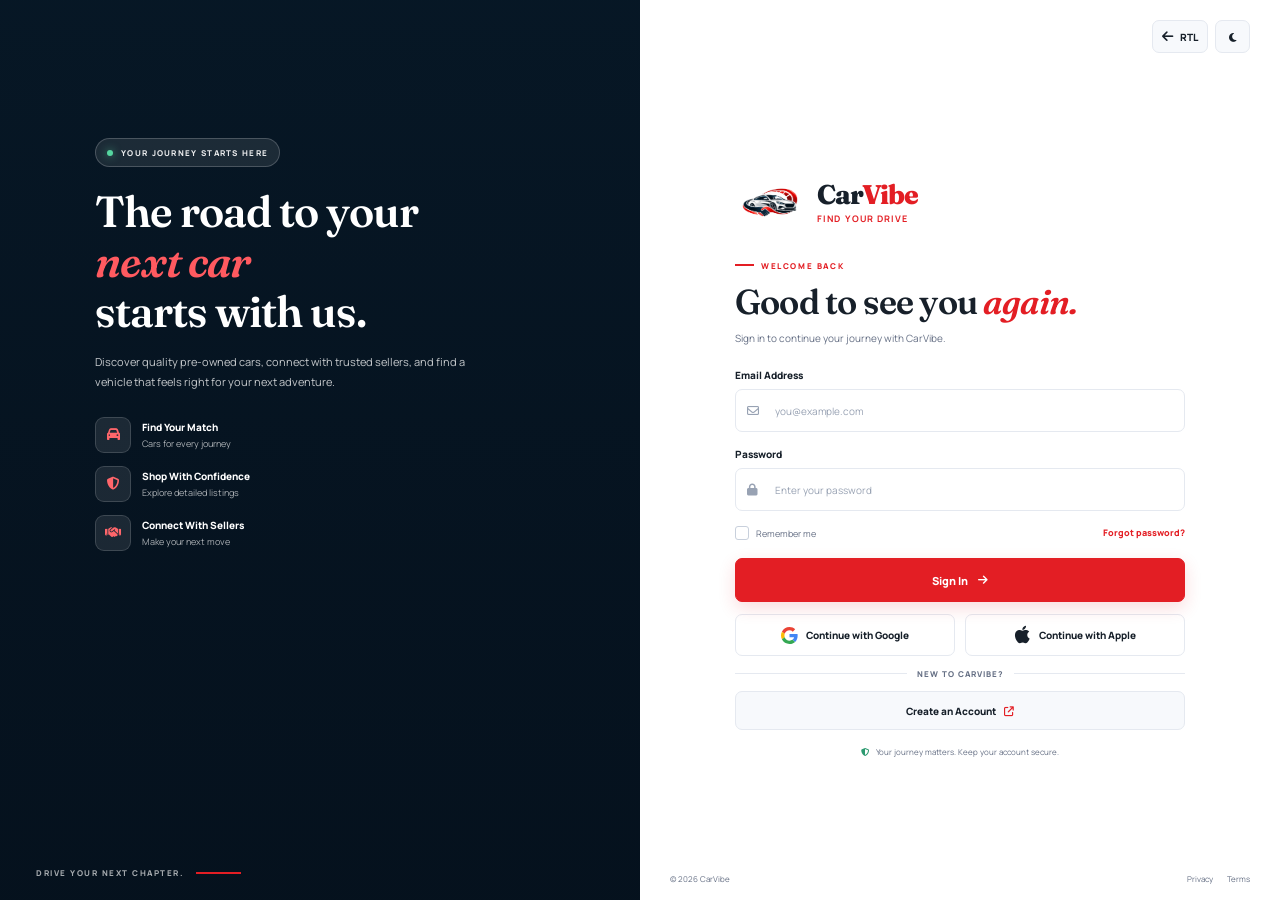
<file: login.html>
<!DOCTYPE html>
<html lang="en" dir="ltr" id="carvibe-page" data-theme="light">
<head>
    <meta charset="UTF-8">
    <meta name="viewport" content="width=device-width, initial-scale=1.0">
    <meta name="theme-color" content="#111A26">
    <title>Login | CarVibe Used Cars</title>

    <link rel="preconnect" href="https://fonts.googleapis.com">
    <link rel="preconnect" href="https://fonts.gstatic.com" crossorigin>

    <link href="https://fonts.googleapis.com/css2?family=Fraunces:opsz,wght@9..144,500;9..144,600;9..144,700&family=Manrope:wght@400;500;600;700;800&display=swap"
          rel="stylesheet">

    <link rel="stylesheet"
          href="https://cdnjs.cloudflare.com/ajax/libs/font-awesome/6.7.2/css/all.min.css">

    <link rel="stylesheet" href="login.css">
</head>

<body>

<main class="cv-login-page">

    <!-- LEFT VISUAL PANEL -->
    <section class="cv-login-visual">

        <div class="cv-visual-image"></div>
        <div class="cv-visual-overlay"></div>

        

        <div class="cv-visual-content">

            <span class="cv-visual-tag">
                <span class="cv-live-dot"></span>
                YOUR JOURNEY STARTS HERE
            </span>

            <h1>
                The road to your
                <span>next car</span>
                starts with us.
            </h1>

            <p>
                Discover quality pre-owned cars, connect with trusted sellers,
                and find a vehicle that feels right for your next adventure.
            </p>

            <div class="cv-visual-benefits">

                <div class="cv-benefit">
                    <span><i class="fa-solid fa-car"></i></span>
                    <div>
                        <strong>Find Your Match</strong>
                        <small>Cars for every journey</small>
                    </div>
                </div>

                <div class="cv-benefit">
                    <span><i class="fa-solid fa-shield-halved"></i></span>
                    <div>
                        <strong>Shop With Confidence</strong>
                        <small>Explore detailed listings</small>
                    </div>
                </div>

                <div class="cv-benefit">
                    <span><i class="fa-solid fa-handshake"></i></span>
                    <div>
                        <strong>Connect With Sellers</strong>
                        <small>Make your next move</small>
                    </div>
                </div>

            </div>
        </div>

        <div class="cv-visual-footer">
            <span>DRIVE YOUR NEXT CHAPTER.</span>
            <span class="cv-footer-line"></span>
        </div>

    </section>

    <!-- RIGHT LOGIN PANEL -->
    <section class="cv-login-panel">

        <div class="cv-login-topbar">

            <a href="index.html" class="cv-mobile-brand">
                <i class="fa-solid fa-car-side"></i>
                <span>Car<span>Vibe</span></span>
            </a>

            <div class="cv-display-controls">

                <button type="button"
                        id="cv-rtl-toggle"
                        class="cv-control-btn"
                        aria-label="Switch text direction"
                        title="Switch to RTL">
                    <i class="fa-solid fa-arrow-left"></i>
                    <span>RTL</span>
                </button>

                <button type="button"
                        id="cv-theme-toggle"
                        class="cv-control-btn"
                        aria-label="Switch to dark mode"
                        title="Switch to dark mode">
                    <i class="fa-solid fa-moon" id="cv-theme-icon"></i>
                </button>

            </div>
        </div>

        <div class="cv-login-content">

            <!-- LOGIN HEADING AND LOGO -->
            <div class="cv-login-heading">

                <a href="index.html" class="carvibe-logo">

                    <img
                        src="images/logo website.png"
                        alt="CarVibe Logo"
                        class="logo-image"
                    >

                    <div class="logo-text">
                        <span class="logo-name">
                            Car<span class="logo-accent">Vibe</span>
                        </span>

                        <span class="logo-tagline">Find Your Drive</span>
                    </div>

                </a>

                <span class="cv-login-eyebrow">
                    <span></span>
                    WELCOME BACK
                </span>

                <h2>Good to see you <span>again.</span></h2>

                <p>Sign in to continue your journey with CarVibe.</p>

            </div>

            <!-- LOGIN FORM -->
            <form class="cv-login-form" id="cv-login-form" novalidate>

                <!-- EMAIL -->
                <div class="cv-form-group">

                    <label for="cv-email">Email Address</label>

                    <div class="cv-input-wrap">
                        <i class="fa-regular fa-envelope cv-input-icon"
                           aria-hidden="true"></i>

                        <input
                            type="email"
                            id="cv-email"
                            name="email"
                            placeholder="you@example.com"
                            autocomplete="email"
                            aria-describedby="cv-email-error"
                            required
                        >
                    </div>

                    <small class="cv-field-error" id="cv-email-error"></small>

                </div>

                <!-- PASSWORD -->
                <div class="cv-form-group">

                    <div class="cv-label-row">
                        <label for="cv-password">Password</label>
                    </div>

                    <div class="cv-input-wrap cv-password-wrap">

                        <i class="fa-solid fa-lock cv-input-icon"
                           aria-hidden="true"></i>

                        <input
                            type="password"
                            id="cv-password"
                            name="password"
                            placeholder="Enter your password"
                            autocomplete="current-password"
                            aria-describedby="cv-password-error"
                            required
                        >

                        
                    </div>

                    <small class="cv-field-error" id="cv-password-error"></small>

                </div>

                <!-- REMEMBER / FORGOT PASSWORD -->
                <div class="cv-form-options">

                    <label class="cv-remember">
                        <input type="checkbox" name="remember" id="cv-remember">
                        <span class="cv-custom-check"></span>
                        <span>Remember me</span>
                    </label>

                    <a href="forgot-password.html" class="cv-forgot-link">
                        Forgot password?
                    </a>

                </div>

                <!-- SIGN IN -->
                <button type="submit" class="cv-login-submit">
                    <span>Sign In</span>
                    <i class="fa-solid fa-arrow-right"></i>
                </button>

                <p class="cv-form-message"
                   id="cv-form-message"
                   role="status"
                   aria-live="polite"></p>

            </form>

            <!-- SOCIAL LOGIN -->
            <div class="cv-social-login">

                <button type="button"
                        class="cv-social-btn cv-google-btn"
                        id="cv-google-login">

                    <span class="cv-social-icon cv-google-icon"
                          aria-hidden="true">

                        <svg viewBox="0 0 48 48" aria-hidden="true">
                            <path fill="#EA4335"
                                d="M24 9.5c3.54 0 6.71 1.22 9.21 3.6l6.85-6.85C35.9 2.38 30.47 0 24 0 14.62 0 6.51 5.38 2.56 13.22l7.98 6.19C12.43 13.72 17.74 9.5 24 9.5z"/>
                            <path fill="#4285F4"
                                d="M46.98 24.55c0-1.57-.15-3.09-.38-4.55H24v9.02h12.94c-.58 2.96-2.26 5.48-4.76 7.18l7.73 6C44.42 37.94 46.98 31.78 46.98 24.55z"/>
                            <path fill="#FBBC05"
                                d="M10.53 28.59A14.4 14.4 0 0 1 9.75 24c0-1.59.27-3.13.76-4.59l-7.98-6.19A23.9 23.9 0 0 0 0 24c0 3.87.93 7.52 2.56 10.78l7.97-6.19z"/>
                            <path fill="#34A853"
                                d="M24 48c6.48 0 11.93-2.13 15.91-5.8l-7.73-6c-2.14 1.44-4.89 2.3-8.18 2.3-6.26 0-11.57-4.22-13.47-9.91l-7.98 6.19C6.51 42.62 14.62 48 24 48z"/>
                        </svg>

                    </span>

                    <span>Continue with Google</span>

                </button>

                <button type="button"
                        class="cv-social-btn cv-apple-btn"
                        id="cv-apple-login">

                    <i class="fa-brands fa-apple cv-social-icon"
                       aria-hidden="true"></i>

                    <span>Continue with Apple</span>

                </button>

            </div>

            <!-- DIVIDER -->
            <div class="cv-login-divider">
                <span></span>
                <p>NEW TO CARVIBE?</p>
                <span></span>
            </div>

            <!-- CREATE ACCOUNT -->
            <a href="signup.html" class="cv-create-account">
                Create an Account
                <i class="fa-solid fa-arrow-up-right-from-square"
                   aria-hidden="true"></i>
            </a>

            <!-- SECURITY NOTE -->
            <div class="cv-login-trust">
                <i class="fa-solid fa-shield-halved" aria-hidden="true"></i>
                <span>Your journey matters. Keep your account secure.</span>
            </div>

        </div>

        <!-- FOOTER -->
        <footer class="cv-login-footer">
            <span>© <span id="cv-current-year">2026</span> CarVibe</span>

            <div>
                <a href="privacy.html">Privacy</a>
                <a href="terms.html">Terms</a>
            </div>
        </footer>

    </section>

</main>

<script src="login.js"></script>
</body>
</html>
</file>
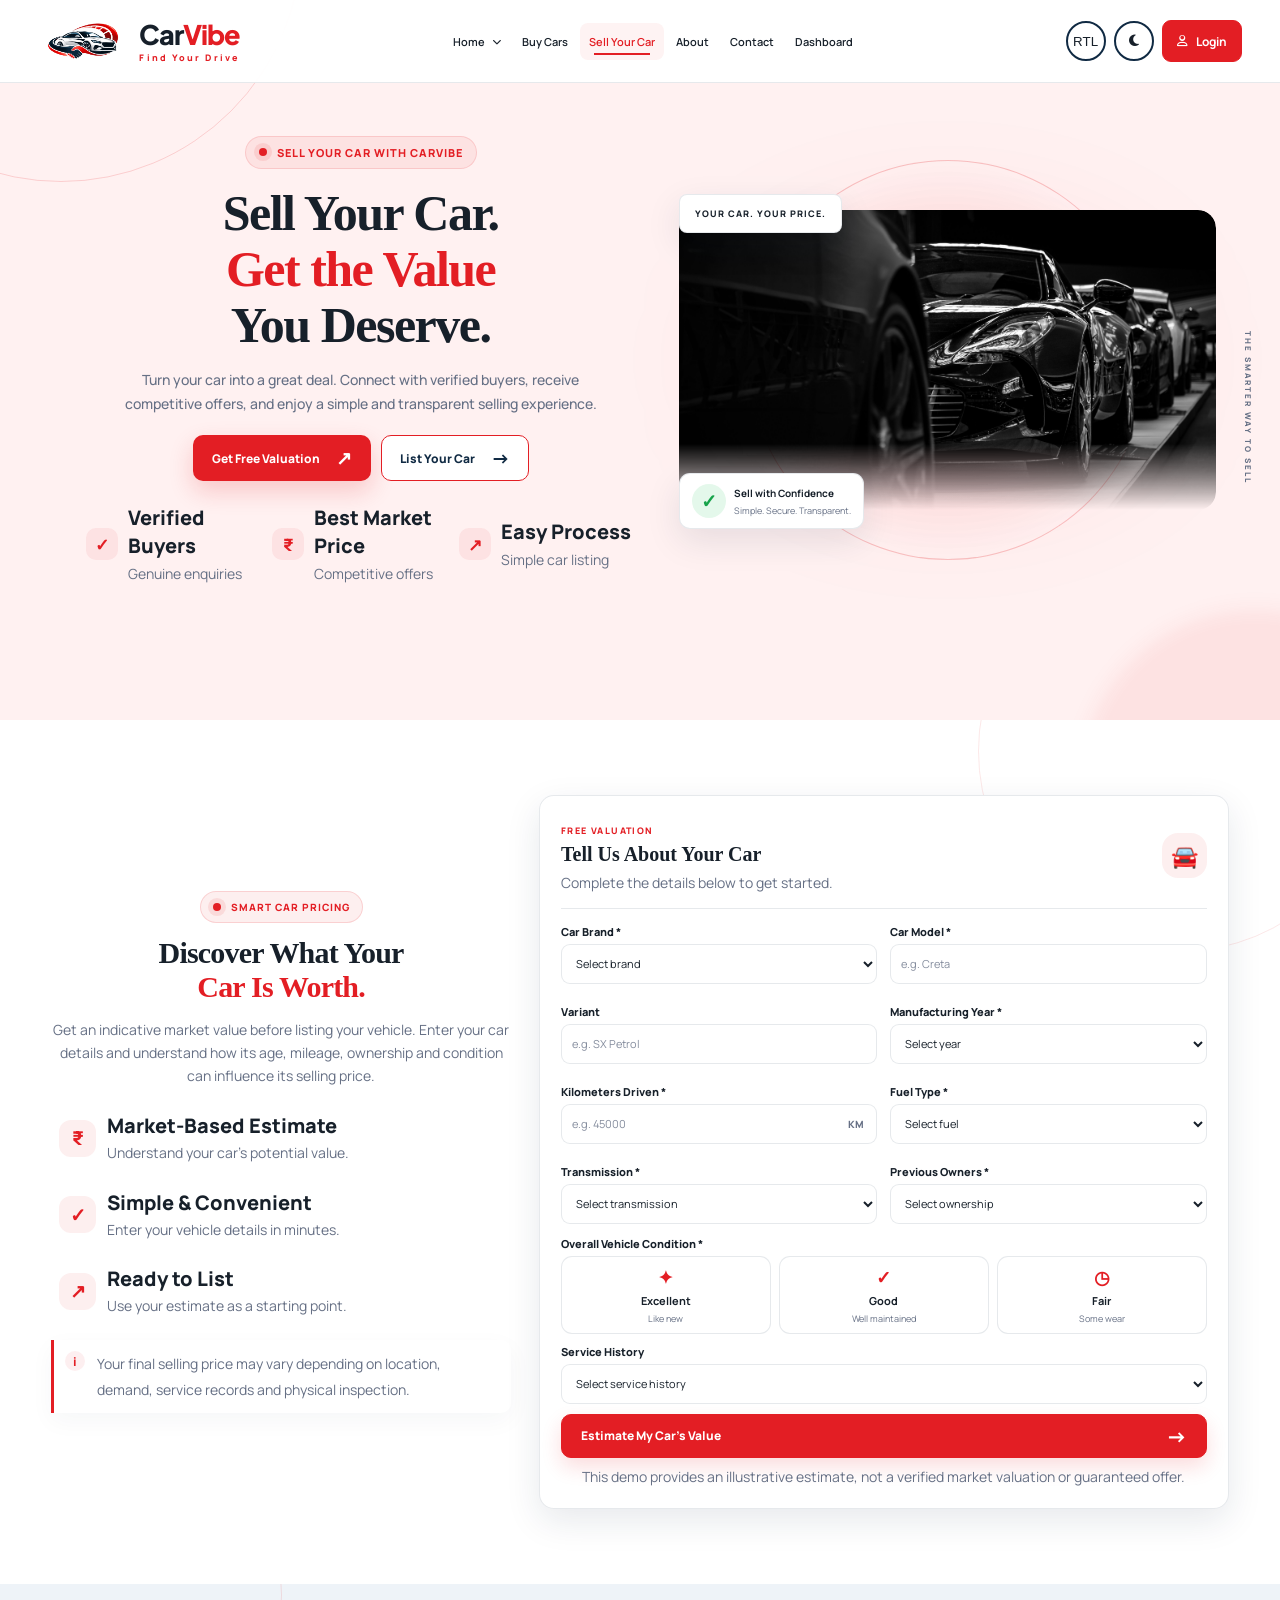
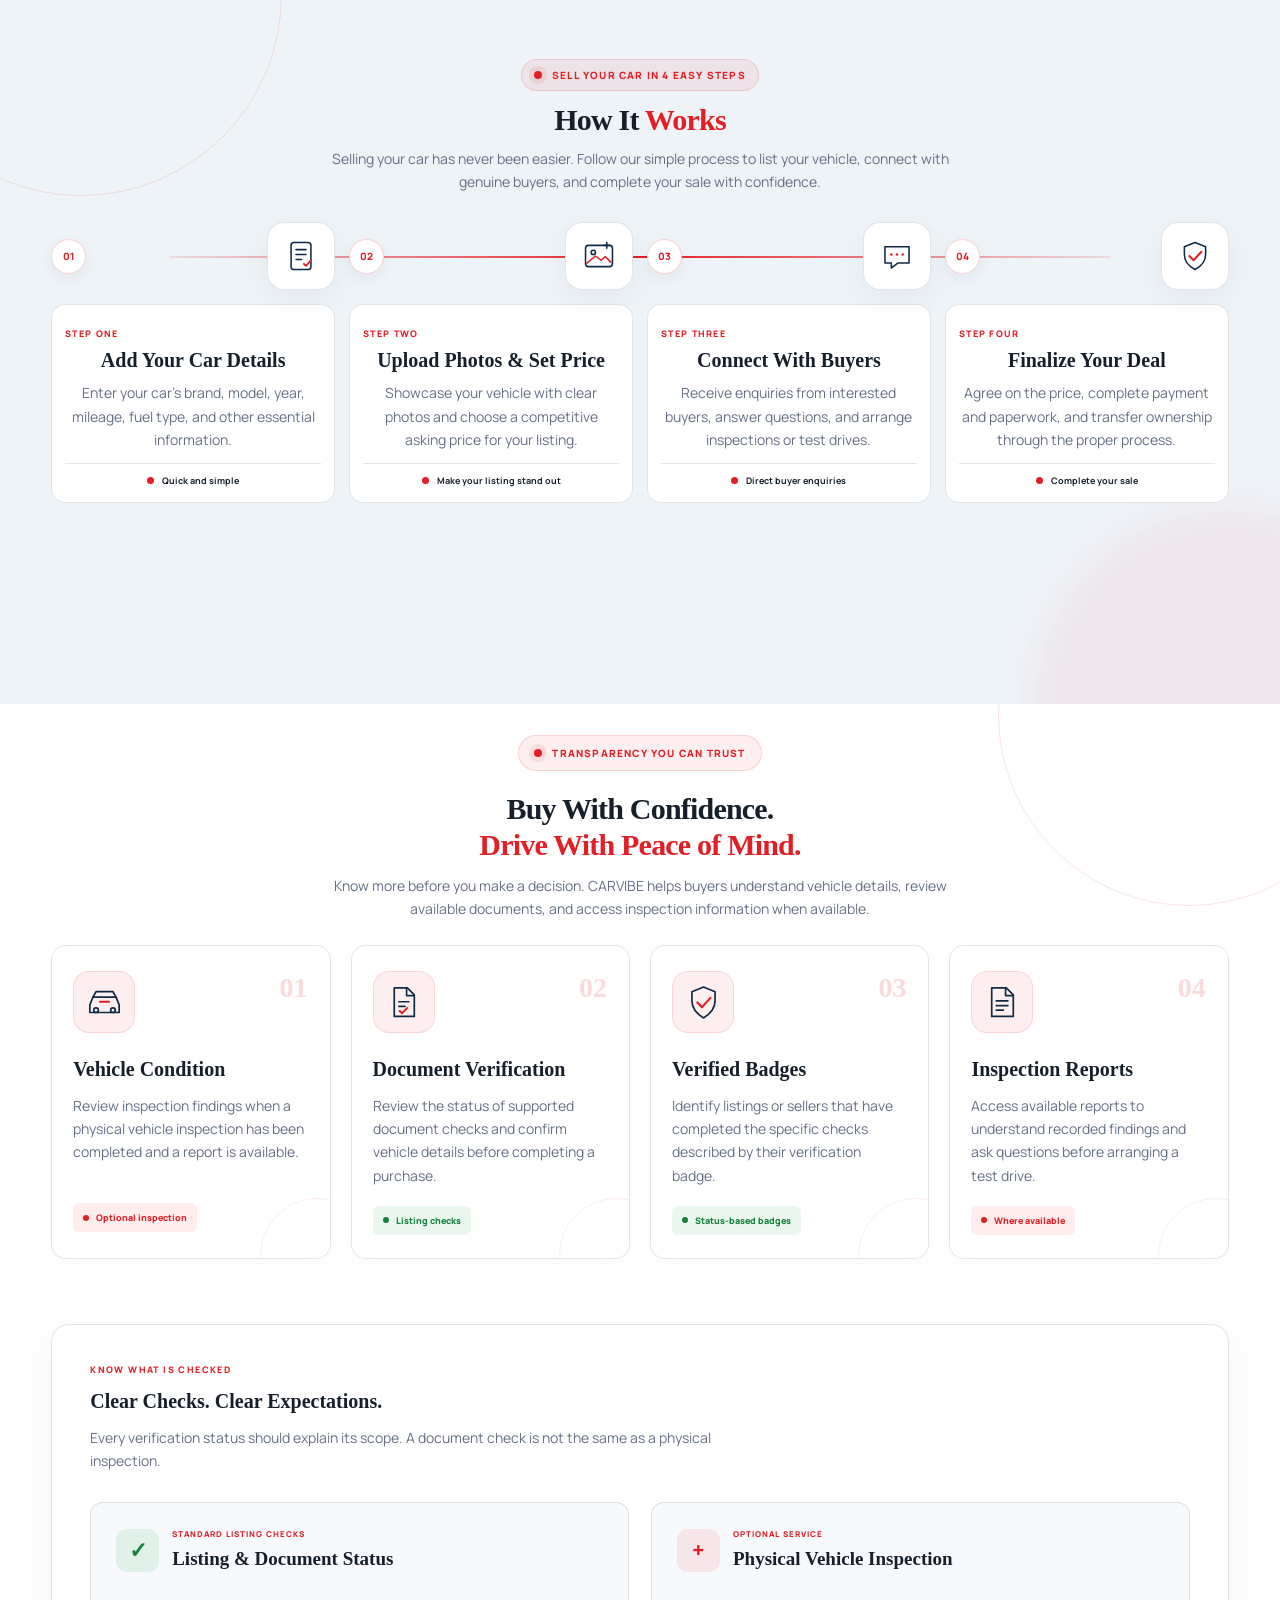
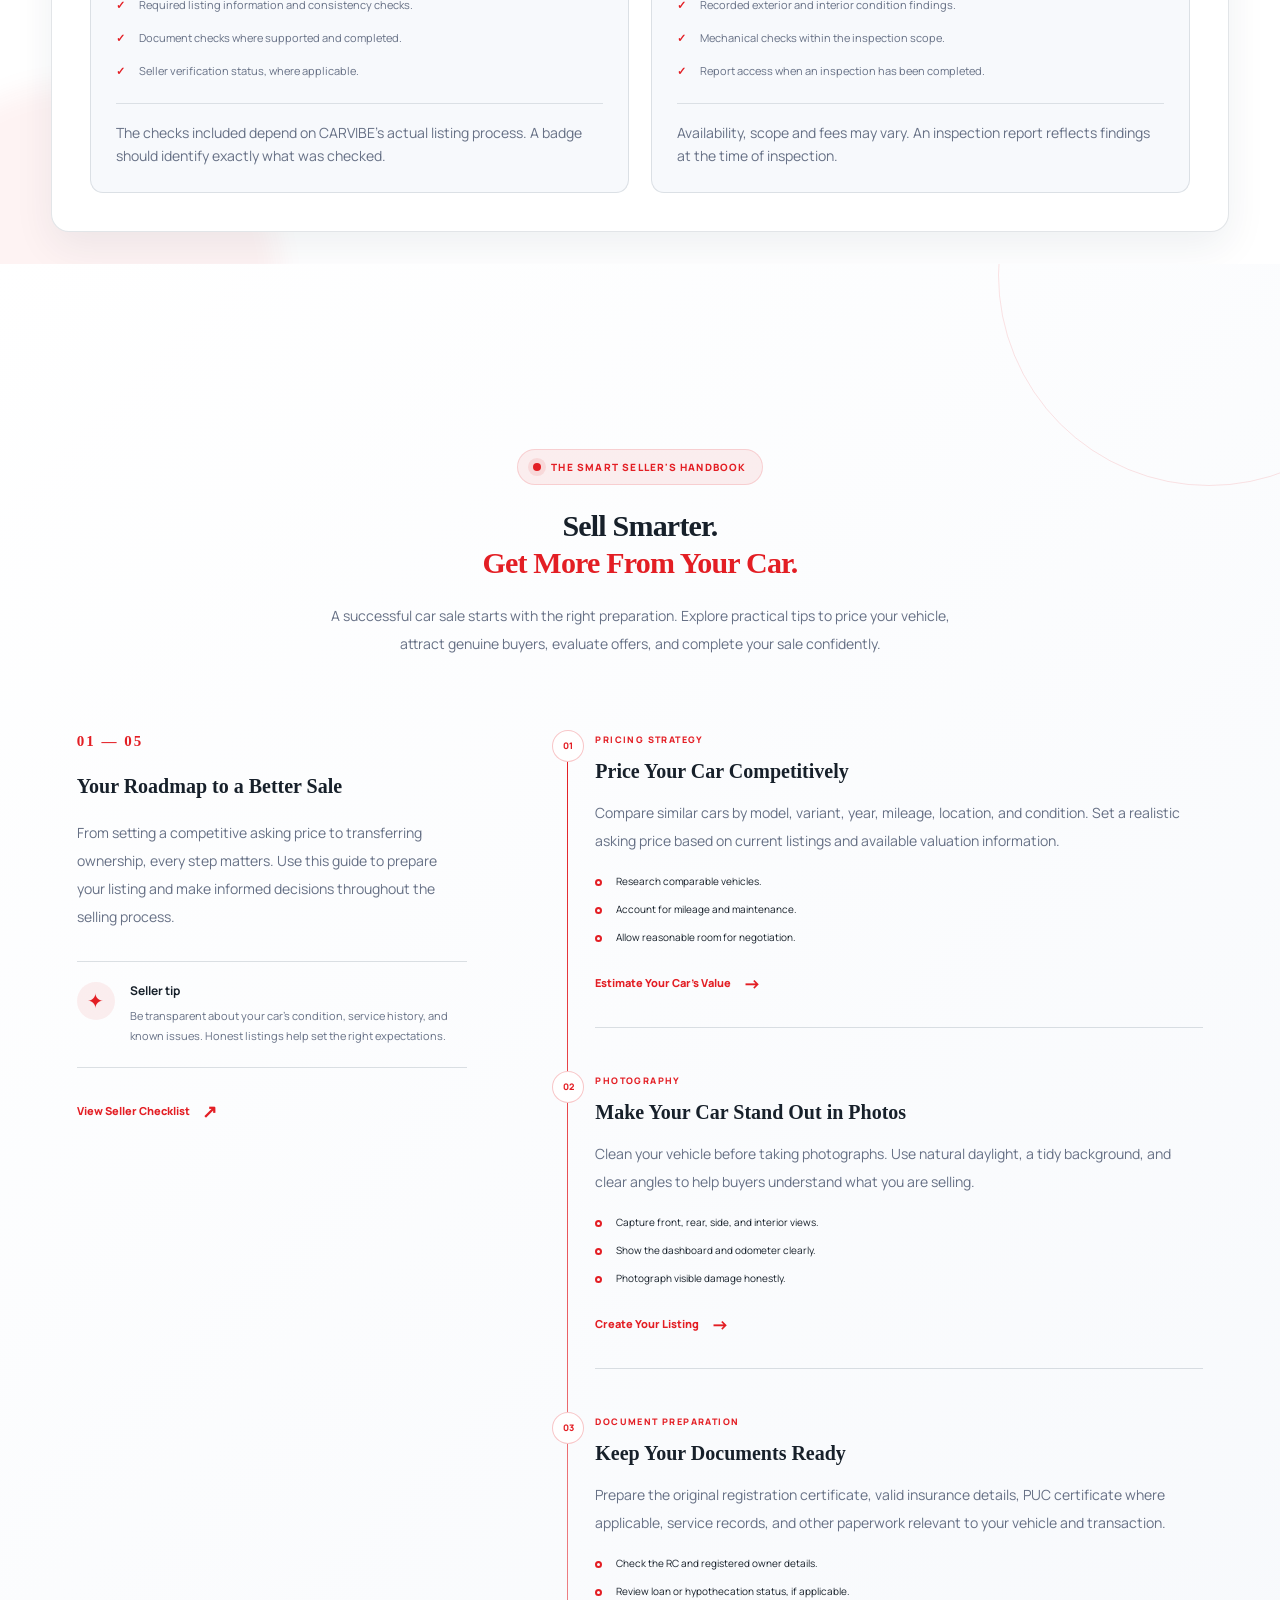
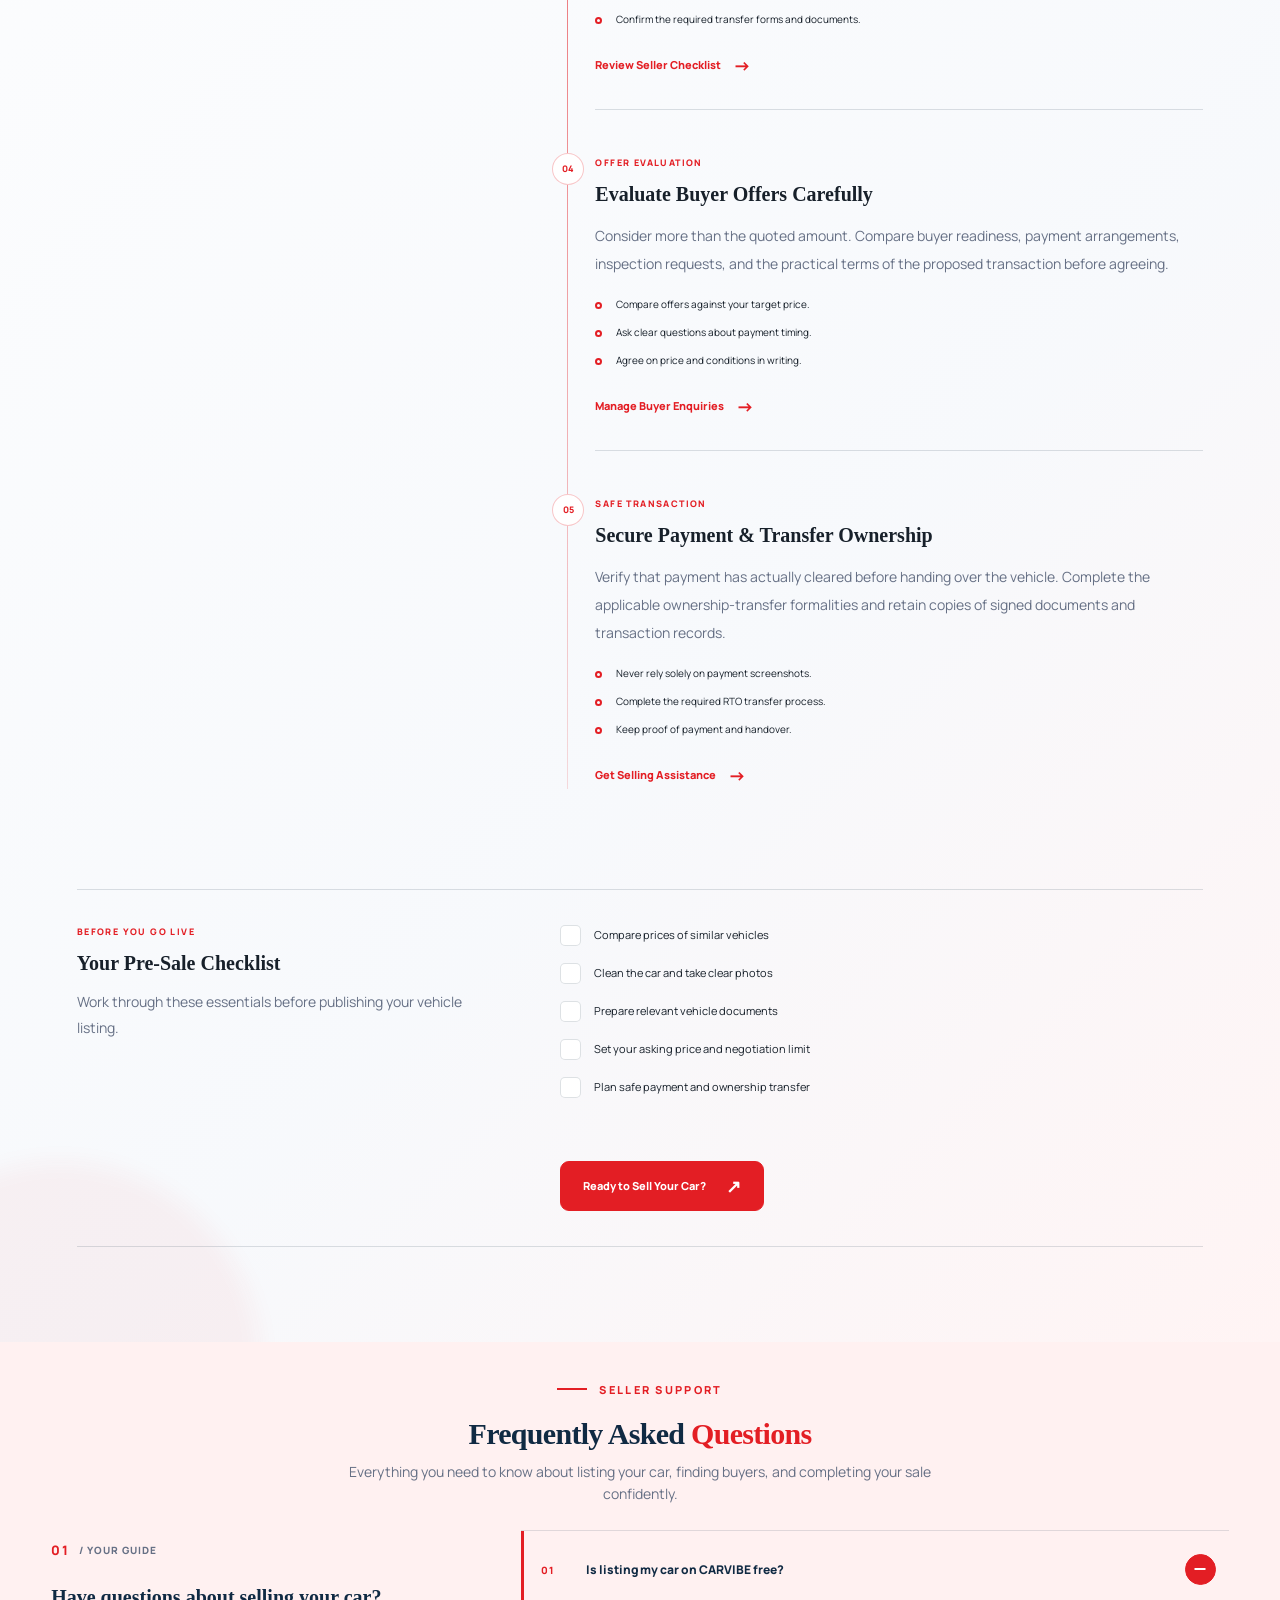
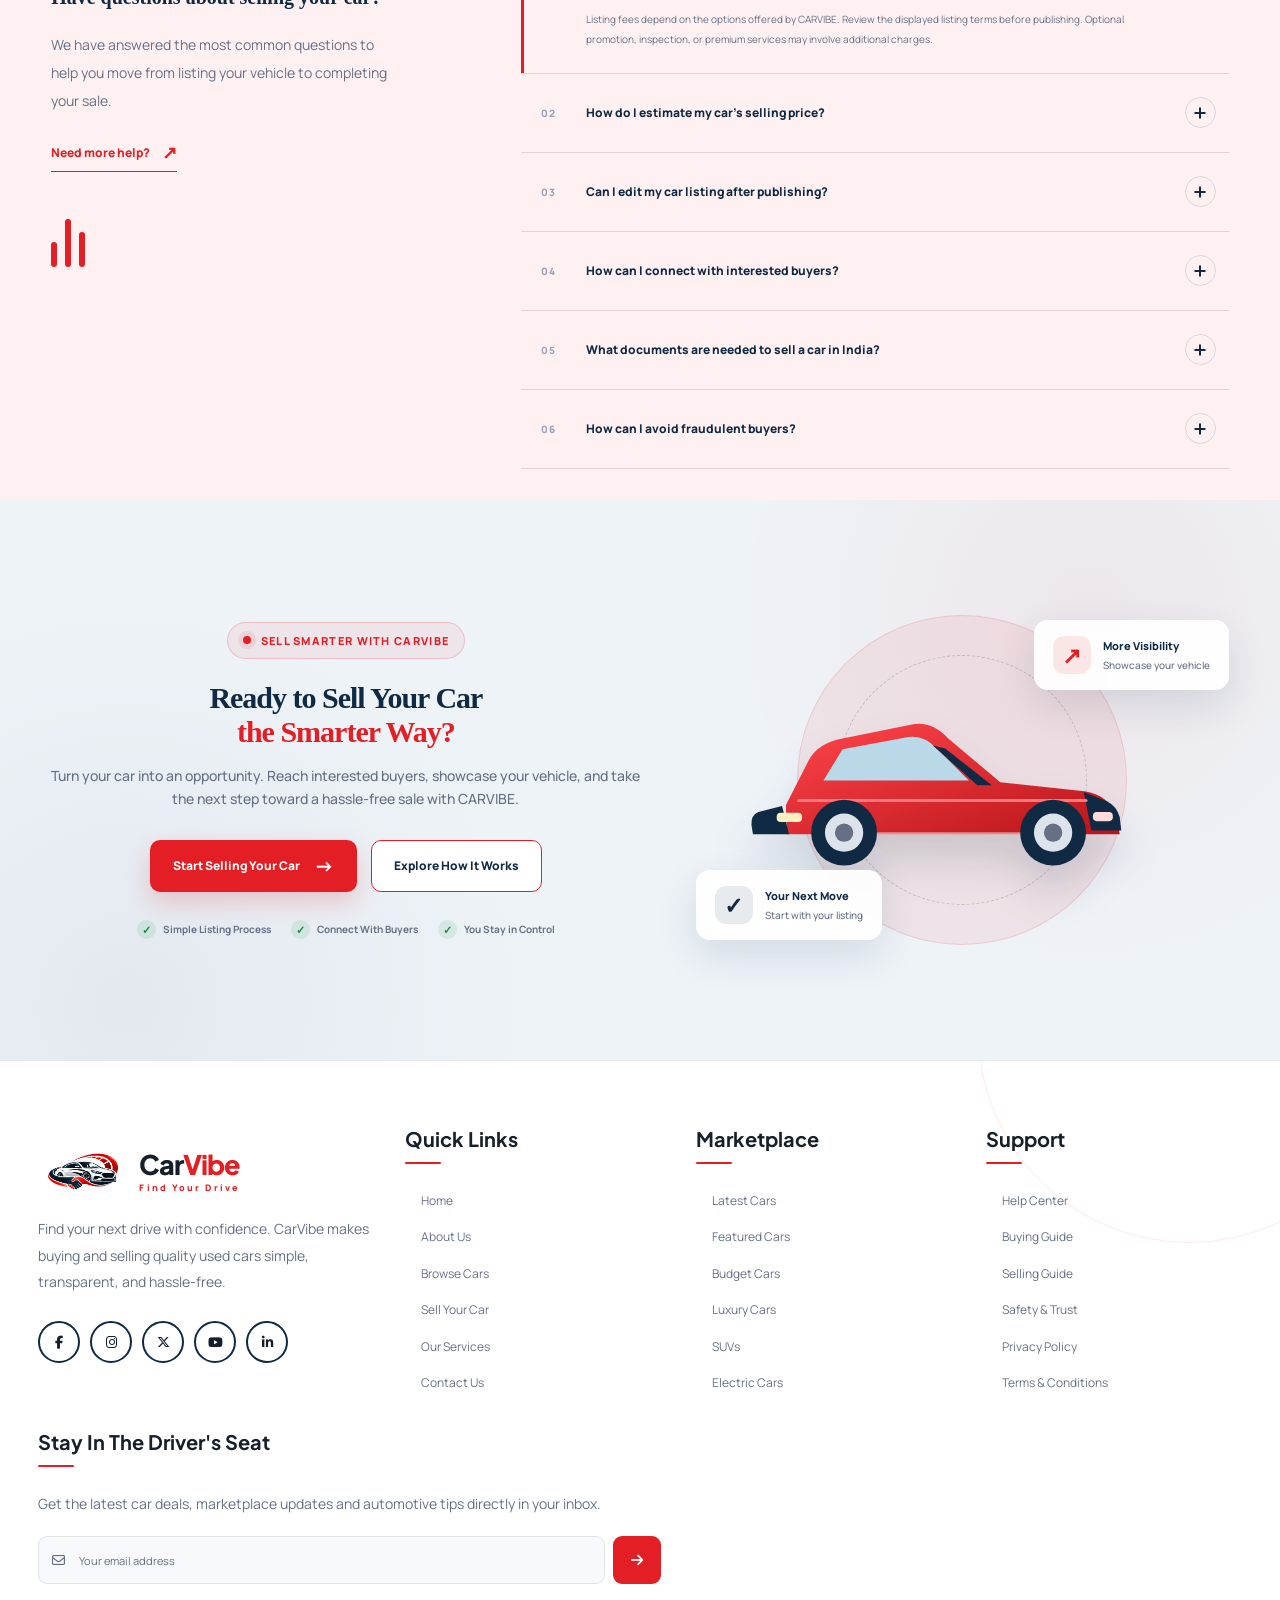
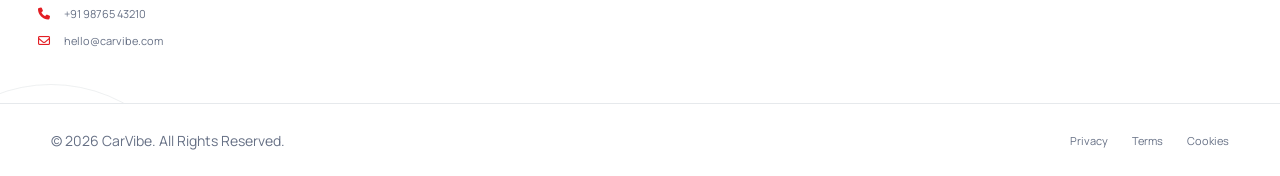
<file: sell.html>
<!DOCTYPE html>
<html lang="en" dir="ltr"></html>

<head>
    <meta charset="UTF-8">
    <meta name="viewport" content="width=device-width, initial-scale=1.0">

    <title>CARVIBE | Used Car Marketplace</title>

    <!-- External CSS -->
    <link rel="stylesheet" href="global.css">
<link rel="stylesheet"  href="sell.css">
    <!-- Google Fonts -->
    <link rel="preconnect" href="https://fonts.googleapis.com">
    <link rel="preconnect" href="https://fonts.gstatic.com" crossorigin>

    <link href="https://fonts.googleapis.com/css2?family=Manrope:wght@400;500;600;700;800&family=Plus+Jakarta+Sans:wght@500;600;700;800&display=swap"
        rel="stylesheet">

    <!-- Font Awesome -->
    <link rel="stylesheet"
        href="https://cdnjs.cloudflare.com/ajax/libs/font-awesome/6.5.2/css/all.min.css">
</head>

<body>

    <!-- ================= HEADER ================= -->

    <header class="carvibe-header" id="carvibeHeader">

        <div class="header-container">

            <!-- ================= LOGO ================= -->

            <!-- LOGO WITH TAGLINE -->
<a href="index.html" class="carvibe-logo">

    <img
        src="images/logo website.png"
        alt="CarVibe Logo"
        class="logo-image"
    >

    <div class="logo-text">
        <span class="logo-name">
            Car<span class="logo-accent">Vibe</span>
        </span>

        <span class="logo-tagline">Find Your Drive</span>
    </div>

</a>


            <!-- ================= NAVIGATION ================= -->

            <nav class="main-nav" id="mainNav">

                <!-- HOME DROPDOWN -->
                <div class="dropdown">

                    <a href="index.html" class="dropdown-toggle">

                        Home

                        <i class="fa-solid fa-chevron-down"></i>

                    </a>

                    <div class="dropdown-menu">

                        <a href="index.html">
                            <i class="fa-solid fa-house"></i>
                            Home 1
                        </a>

                        <a href="home1.html">
                            <i class="fa-solid fa-house-chimney"></i>
                            Home 2
                        </a>

                    </div>

                </div>


                <a href="buy.html">
                    Buy Cars
                </a>

                <a href="sell.html">
                    Sell Your Car
                </a>

                <a href="about.html">
                    About
                </a>

                <a href="contact.html">
                    Contact
                </a>

                <a href="dashboard.html">
                    Dashboard
                </a>

            </nav>


            <!-- ================= HEADER ACTIONS ================= -->

            <div class="header-actions">

                <!-- RTL BUTTON -->
                <button
                    class="header-icon-btn rtl-btn"
                    id="rtlToggle"
                    aria-label="Toggle RTL">

                    RTL

                </button>


                <!-- DARK MODE -->
                <button
                    class="header-icon-btn"
                    id="darkToggle"
                    aria-label="Toggle Dark Mode">

                    <i class="fa-solid fa-moon"></i>

                </button>


                <!-- LOGIN -->
                <a
                    href="login.html"
                    class="login-btn">

                    <i class="fa-regular fa-user"></i>

                    <span>
                        Login
                    </span>

                </a>


                <!-- MOBILE MENU -->
                <button
                    class="mobile-menu-btn"
                    id="mobileMenuBtn"
                    aria-label="Open Menu">

                    <i class="fa-solid fa-bars"></i>

                </button>

            </div>

        </div>

    </header>

<section class="sell-hero">
    <div class="sell-hero-content">

        <span class="sell-badge">
            <span class="badge-dot"></span>
            SELL YOUR CAR WITH CARVIBE
        </span>

        <h1>
            Sell Your Car.<br>
            <span>Get the Value</span><br>
            You Deserve.
        </h1>

        <p class="sell-description">
            Turn your car into a great deal. Connect with verified buyers,
            receive competitive offers, and enjoy a simple and transparent
            selling experience.
        </p>

        <div class="sell-hero-buttons">
            <a href="contact.html" class="sell-btn sell-btn-primary">
                Get Free Valuation
                <span>↗</span>
            </a>

            <a href="contact.html" class="sell-btn sell-btn-secondary">
                List Your Car
                <span>→</span>
            </a>
        </div>

        <div class="sell-trust-points">
            <div class="trust-point">
                <span class="trust-icon">✓</span>
                <div>
                    <h3>Verified Buyers</h3>
                    <p>Genuine enquiries</p>
                </div>
            </div>

            <div class="trust-point">
                <span class="trust-icon">₹</span>
                <div>
                    <h3>Best Market Price</h3>
                    <p>Competitive offers</p>
                </div>
            </div>

            <div class="trust-point">
                <span class="trust-icon">↗</span>
                <div>
                    <h3>Easy Process</h3>
                    <p>Simple car listing</p>
                </div>
            </div>
        </div>

    </div>

    <div class="sell-hero-visual">

        <div class="sell-visual-circle"></div>
        <div class="sell-visual-glow"></div>

        <span class="visual-label">
            YOUR CAR. YOUR PRICE.
        </span>

        <img
            src="images/luxury car.jpg"
            alt="Premium car available for resale"
            class="sell-car-image"
        >

       

        <div class="sell-floating-badge">
            <span class="floating-check">✓</span>
            <div>
                <strong>Sell with Confidence</strong>
                <small>Simple. Secure. Transparent.</small>
            </div>
        </div>

        <div class="sell-vertical-text">
            THE SMARTER WAY TO SELL
        </div>

    </div>
</section>

<section class="valuation-section" id="car-valuation">
    <div class="valuation-container">

        <!-- LEFT CONTENT -->
        <div class="valuation-content">
            <span class="valuation-eyebrow">
                <span class="eyebrow-dot"></span>
                SMART CAR PRICING
            </span>

            <h2>
                Discover What Your
                <span>Car Is Worth.</span>
            </h2>

            <p class="valuation-description">
                Get an indicative market value before listing your vehicle.
                Enter your car details and understand how its age, mileage,
                ownership and condition can influence its selling price.
            </p>

            <div class="valuation-benefits">
                <div class="valuation-benefit">
                    <span class="benefit-icon">₹</span>
                    <div>
                        <h3>Market-Based Estimate</h3>
                        <p>Understand your car's potential value.</p>
                    </div>
                </div>

                <div class="valuation-benefit">
                    <span class="benefit-icon">✓</span>
                    <div>
                        <h3>Simple & Convenient</h3>
                        <p>Enter your vehicle details in minutes.</p>
                    </div>
                </div>

                <div class="valuation-benefit">
                    <span class="benefit-icon">↗</span>
                    <div>
                        <h3>Ready to List</h3>
                        <p>Use your estimate as a starting point.</p>
                    </div>
                </div>
            </div>

            <div class="valuation-note">
                <span>i</span>
                <p>
                    Your final selling price may vary depending on location,
                    demand, service records and physical inspection.
                </p>
            </div>
        </div>

        <!-- RIGHT FORM -->
        <div class="valuation-form-wrapper">
            <div class="valuation-form-heading">
                <div>
                    <span class="form-step">FREE VALUATION</span>
                    <h3>Tell Us About Your Car</h3>
                    <p>Complete the details below to get started.</p>
                </div>

                <div class="form-car-icon">🚘</div>
            </div>

            <form class="valuation-form" id="valuationForm">

                <div class="form-grid">

                    <div class="form-group">
                        <label for="brand">Car Brand *</label>
                        <select id="brand" name="brand" required>
                            <option value="">Select brand</option>
                            <option>Maruti Suzuki</option>
                            <option>Hyundai</option>
                            <option>Tata</option>
                            <option>Mahindra</option>
                            <option>Honda</option>
                            <option>Toyota</option>
                            <option>Kia</option>
                            <option>Volkswagen</option>
                            <option>Skoda</option>
                            <option>BMW</option>
                            <option>Mercedes-Benz</option>
                            <option>Other</option>
                        </select>
                    </div>

                    <div class="form-group">
                        <label for="model">Car Model *</label>
                        <input
                            type="text"
                            id="model"
                            name="model"
                            placeholder="e.g. Creta"
                            required
                        >
                    </div>

                    <div class="form-group">
                        <label for="variant">Variant</label>
                        <input
                            type="text"
                            id="variant"
                            name="variant"
                            placeholder="e.g. SX Petrol"
                        >
                    </div>

                    <div class="form-group">
                        <label for="year">Manufacturing Year *</label>
                        <select id="year" name="year" required>
                            <option value="">Select year</option>
                        </select>
                    </div>

                    <div class="form-group">
                        <label for="kilometers">Kilometers Driven *</label>
                        <div class="input-with-unit">
                            <input
                                type="number"
                                id="kilometers"
                                name="kilometers"
                                placeholder="e.g. 45000"
                                min="0"
                                max="1000000"
                                required
                            >
                            <span>KM</span>
                        </div>
                    </div>

                    <div class="form-group">
                        <label for="fuel">Fuel Type *</label>
                        <select id="fuel" name="fuel" required>
                            <option value="">Select fuel</option>
                            <option value="petrol">Petrol</option>
                            <option value="diesel">Diesel</option>
                            <option value="cng">CNG</option>
                            <option value="electric">Electric</option>
                            <option value="hybrid">Hybrid</option>
                            <option value="lpg">LPG</option>
                        </select>
                    </div>

                    <div class="form-group">
                        <label for="transmission">Transmission *</label>
                        <select id="transmission" name="transmission" required>
                            <option value="">Select transmission</option>
                            <option value="manual">Manual</option>
                            <option value="automatic">Automatic</option>
                        </select>
                    </div>

                    <div class="form-group">
                        <label for="owners">Previous Owners *</label>
                        <select id="owners" name="owners" required>
                            <option value="">Select ownership</option>
                            <option value="1">First owner</option>
                            <option value="2">Second owner</option>
                            <option value="3">Third owner</option>
                            <option value="4">Fourth or more</option>
                        </select>
                    </div>

                </div>

                <div class="form-group condition-group">
                    <label>Overall Vehicle Condition *</label>

                    <div class="condition-options">
                        <label class="condition-option">
                            <input type="radio" name="condition" value="excellent" required>
                            <span class="condition-card">
                                <span class="condition-emoji">✦</span>
                                <strong>Excellent</strong>
                                <small>Like new</small>
                            </span>
                        </label>

                        <label class="condition-option">
                            <input type="radio" name="condition" value="good">
                            <span class="condition-card">
                                <span class="condition-emoji">✓</span>
                                <strong>Good</strong>
                                <small>Well maintained</small>
                            </span>
                        </label>

                        <label class="condition-option">
                            <input type="radio" name="condition" value="fair">
                            <span class="condition-card">
                                <span class="condition-emoji">◷</span>
                                <strong>Fair</strong>
                                <small>Some wear</small>
                            </span>
                        </label>
                    </div>
                </div>

                <div class="form-group">
                    <label for="serviceHistory">Service History</label>
                    <select id="serviceHistory" name="serviceHistory">
                        <option value="unknown">Select service history</option>
                        <option value="full">Full service records</option>
                        <option value="partial">Partial service records</option>
                        <option value="none">No service records</option>
                    </select>
                </div>

                <button type="submit" class="valuation-submit">
                    Estimate My Car's Value
                    <span>→</span>
                </button>

                <p class="form-disclaimer">
                    This demo provides an illustrative estimate, not a verified
                    market valuation or guaranteed offer.
                </p>

                <div class="valuation-result" id="valuationResult" aria-live="polite" hidden>
                    <span class="result-label">Illustrative estimate</span>
                    <h3 id="estimatedValue">₹ 0</h3>
                    <p id="estimateSummary"></p>
                    <button type="button" class="result-reset" id="resetValuation">
                        Edit vehicle details
                    </button>
                </div>

            </form>
        </div>
    </div>
</section>

<section class="how-it-works" id="how-it-works">

    <div class="how-container">

        <!-- SECTION HEADER -->
        <div class="how-header">
            <span class="how-eyebrow">
                <span class="how-eyebrow-dot"></span>
                SELL YOUR CAR IN 4 EASY STEPS
            </span>

            <h2>
                How It <span>Works</span>
            </h2>

            <p>
                Selling your car has never been easier. Follow our simple
                process to list your vehicle, connect with genuine buyers,
                and complete your sale with confidence.
            </p>
        </div>

        <!-- PROCESS TIMELINE -->
        <div class="how-timeline">

            <!-- STEP 1 -->
            <article class="how-step">
                <div class="how-step-top">
                    <span class="how-step-number">01</span>

                    <div class="how-step-icon">
                        <svg viewBox="0 0 48 48" fill="none"
                             xmlns="http://www.w3.org/2000/svg">
                            <rect x="10" y="5" width="28" height="38"
                                  rx="4" stroke="currentColor"
                                  stroke-width="2.2"/>
                            <path d="M17 15H31M17 22H31M17 29H25"
                                  stroke="currentColor"
                                  stroke-width="2.2"
                                  stroke-linecap="round"/>
                            <path d="M28 35L31 38L38 30"
                                  stroke="#E31E24"
                                  stroke-width="2.5"
                                  stroke-linecap="round"
                                  stroke-linejoin="round"/>
                        </svg>
                    </div>
                </div>

                <div class="how-step-body">
                    <span class="how-step-label">STEP ONE</span>
                    <h3>Add Your Car Details</h3>
                    <p>
                        Enter your car's brand, model, year, mileage,
                        fuel type, and other essential information.
                    </p>
                    <span class="how-step-meta">
                        <span class="meta-dot"></span>
                        Quick and simple
                    </span>
                </div>
            </article>

            <!-- STEP 2 -->
            <article class="how-step">
                <div class="how-step-top">
                    <span class="how-step-number">02</span>

                    <div class="how-step-icon">
                        <svg viewBox="0 0 48 48" fill="none"
                             xmlns="http://www.w3.org/2000/svg">
                            <rect x="5" y="9" width="38" height="30"
                                  rx="4" stroke="currentColor"
                                  stroke-width="2.2"/>
                            <circle cx="16" cy="19" r="3"
                                    stroke="currentColor"
                                    stroke-width="2.2"/>
                            <path d="M7 34L19 24L27 30L33 25L41 33"
                                  stroke="#E31E24"
                                  stroke-width="2.2"
                                  stroke-linecap="round"
                                  stroke-linejoin="round"/>
                            <path d="M35 5V13M31 9H39"
                                  stroke="currentColor"
                                  stroke-width="2.2"
                                  stroke-linecap="round"/>
                        </svg>
                    </div>
                </div>

                <div class="how-step-body">
                    <span class="how-step-label">STEP TWO</span>
                    <h3>Upload Photos & Set Price</h3>
                    <p>
                        Showcase your vehicle with clear photos and choose
                        a competitive asking price for your listing.
                    </p>
                    <span class="how-step-meta">
                        <span class="meta-dot"></span>
                        Make your listing stand out
                    </span>
                </div>
            </article>

            <!-- STEP 3 -->
            <article class="how-step">
                <div class="how-step-top">
                    <span class="how-step-number">03</span>

                    <div class="how-step-icon">
                        <svg viewBox="0 0 48 48" fill="none"
                             xmlns="http://www.w3.org/2000/svg">
                            <path d="M7 11H41V34H25L16 41V34H7V11Z"
                                  stroke="currentColor"
                                  stroke-width="2.2"
                                  stroke-linejoin="round"/>
                            <circle cx="16" cy="22" r="1.8"
                                    fill="#E31E24"/>
                            <circle cx="24" cy="22" r="1.8"
                                    fill="#E31E24"/>
                            <circle cx="32" cy="22" r="1.8"
                                    fill="#E31E24"/>
                        </svg>
                    </div>
                </div>

                <div class="how-step-body">
                    <span class="how-step-label">STEP THREE</span>
                    <h3>Connect With Buyers</h3>
                    <p>
                        Receive enquiries from interested buyers, answer
                        questions, and arrange inspections or test drives.
                    </p>
                    <span class="how-step-meta">
                        <span class="meta-dot"></span>
                        Direct buyer enquiries
                    </span>
                </div>
            </article>

            <!-- STEP 4 -->
            <article class="how-step">
                <div class="how-step-top">
                    <span class="how-step-number">04</span>

                    <div class="how-step-icon">
                        <svg viewBox="0 0 48 48" fill="none"
                             xmlns="http://www.w3.org/2000/svg">
                            <path d="M24 5L39 11V22C39 32 32 39 24 43C16 39 9 32 9 22V11L24 5Z"
                                  stroke="currentColor"
                                  stroke-width="2.2"
                                  stroke-linejoin="round"/>
                            <path d="M16 24L22 30L33 18"
                                  stroke="#E31E24"
                                  stroke-width="2.8"
                                  stroke-linecap="round"
                                  stroke-linejoin="round"/>
                        </svg>
                    </div>
                </div>

                <div class="how-step-body">
                    <span class="how-step-label">STEP FOUR</span>
                    <h3>Finalize Your Deal</h3>
                    <p>
                        Agree on the price, complete payment and paperwork,
                        and transfer ownership through the proper process.
                    </p>
                    <span class="how-step-meta">
                        <span class="meta-dot"></span>
                        Complete your sale
                    </span>
                </div>
            </article>

        </div>

       
    </div>
</section>

<section class="inspection-section" id="car-inspection">
    <div class="inspection-container">

        <!-- SECTION HEADER -->
        <div class="inspection-header">
            <span class="inspection-eyebrow">
                <span class="inspection-dot"></span>
                TRANSPARENCY YOU CAN TRUST
            </span>

            <h2>
                Buy With Confidence.
                <span>Drive With Peace of Mind.</span>
            </h2>

            <p>
                Know more before you make a decision. CARVIBE helps buyers
                understand vehicle details, review available documents,
                and access inspection information when available.
            </p>
        </div>

        <!-- TRUST HIGHLIGHTS -->
        <div class="inspection-highlights">

            <article class="inspection-highlight">
                <div class="inspection-icon">
                    <svg viewBox="0 0 48 48" fill="none">
                        <path d="M5 27L9 17H39L43 27V37H5V27Z"
                              stroke="currentColor" stroke-width="2.2"
                              stroke-linejoin="round"/>
                        <path d="M9 17L13 10H35L39 17"
                              stroke="currentColor" stroke-width="2.2"
                              stroke-linejoin="round"/>
                        <circle cx="13" cy="34" r="3"
                                stroke="currentColor" stroke-width="2.2"/>
                        <circle cx="35" cy="34" r="3"
                                stroke="currentColor" stroke-width="2.2"/>
                        <path d="M18 23H30"
                              stroke="#E31E24" stroke-width="2.5"
                              stroke-linecap="round"/>
                    </svg>
                </div>
                <span class="highlight-number">01</span>
                <h3>Vehicle Condition</h3>
                <p>
                    Review inspection findings when a physical vehicle
                    inspection has been completed and a report is available.
                </p>
                <span class="highlight-tag optional-tag">
                    Optional inspection
                </span>
            </article>

            <article class="inspection-highlight">
                <div class="inspection-icon">
                    <svg viewBox="0 0 48 48" fill="none">
                        <path d="M12 5H29L38 14V42H12V5Z"
                              stroke="currentColor" stroke-width="2.2"
                              stroke-linejoin="round"/>
                        <path d="M28 5V15H38"
                              stroke="currentColor" stroke-width="2.2"
                              stroke-linejoin="round"/>
                        <path d="M18 23H31M18 29H26"
                              stroke="currentColor" stroke-width="2.2"
                              stroke-linecap="round"/>
                        <path d="M19 35L22 38L29 31"
                              stroke="#E31E24" stroke-width="2.5"
                              stroke-linecap="round"
                              stroke-linejoin="round"/>
                    </svg>
                </div>
                <span class="highlight-number">02</span>
                <h3>Document Verification</h3>
                <p>
                    Review the status of supported document checks and
                    confirm vehicle details before completing a purchase.
                </p>
                <span class="highlight-tag standard-tag">
                    Listing checks
                </span>
            </article>

            <article class="inspection-highlight">
                <div class="inspection-icon">
                    <svg viewBox="0 0 48 48" fill="none">
                        <path d="M24 4L39 10V22C39 32 32 39 24 44C16 39 9 32 9 22V10L24 4Z"
                              stroke="currentColor" stroke-width="2.2"
                              stroke-linejoin="round"/>
                        <path d="M16 24L22 30L33 18"
                              stroke="#E31E24" stroke-width="2.8"
                              stroke-linecap="round"
                              stroke-linejoin="round"/>
                    </svg>
                </div>
                <span class="highlight-number">03</span>
                <h3>Verified Badges</h3>
                <p>
                    Identify listings or sellers that have completed the
                    specific checks described by their verification badge.
                </p>
                <span class="highlight-tag standard-tag">
                    Status-based badges
                </span>
            </article>

            <article class="inspection-highlight">
                <div class="inspection-icon">
                    <svg viewBox="0 0 48 48" fill="none">
                        <path d="M10 5H29L38 14V42H10V5Z"
                              stroke="currentColor" stroke-width="2.2"
                              stroke-linejoin="round"/>
                        <path d="M28 5V15H38"
                              stroke="currentColor" stroke-width="2.2"
                              stroke-linejoin="round"/>
                        <path d="M16 22H31M16 28H31M16 34H25"
                              stroke="currentColor" stroke-width="2.2"
                              stroke-linecap="round"/>
                    </svg>
                </div>
                <span class="highlight-number">04</span>
                <h3>Inspection Reports</h3>
                <p>
                    Access available reports to understand recorded findings
                    and ask questions before arranging a test drive.
                </p>
                <span class="highlight-tag optional-tag">
                    Where available
                </span>
            </article>

        </div>

        <!-- VERIFICATION PROCESS -->
        <div class="verification-panel">

            <div class="verification-intro">
                <span class="verification-kicker">KNOW WHAT IS CHECKED</span>
                <h3>Clear Checks. Clear Expectations.</h3>
                <p>
                    Every verification status should explain its scope.
                    A document check is not the same as a physical inspection.
                </p>
            </div>

            <div class="verification-types">

                <article class="verification-type">
                    <div class="verification-type-heading">
                        <span class="verification-symbol standard-symbol">✓</span>
                        <div>
                            <span class="verification-label">STANDARD LISTING CHECKS</span>
                            <h4>Listing & Document Status</h4>
                        </div>
                    </div>

                    <ul>
                        <li>Required listing information and consistency checks.</li>
                        <li>Document checks where supported and completed.</li>
                        <li>Seller verification status, where applicable.</li>
                    </ul>

                    <p class="verification-footnote">
                        The checks included depend on CARVIBE's actual listing
                        process. A badge should identify exactly what was checked.
                    </p>
                </article>

                <article class="verification-type optional-verification">
                    <div class="verification-type-heading">
                        <span class="verification-symbol optional-symbol">+</span>
                        <div>
                            <span class="verification-label">OPTIONAL SERVICE</span>
                            <h4>Physical Vehicle Inspection</h4>
                        </div>
                    </div>

                    <ul>
                        <li>Recorded exterior and interior condition findings.</li>
                        <li>Mechanical checks within the inspection scope.</li>
                        <li>Report access when an inspection has been completed.</li>
                    </ul>

                    <p class="verification-footnote">
                        Availability, scope and fees may vary. An inspection
                        report reflects findings at the time of inspection.
                    </p>
                </article>

            </div>
        </div>

        
    </div>
</section>

<section class="selling-guide" id="selling-guide">
    <div class="guide-container">

        <!-- SECTION HEADER -->
        <div class="guide-header">
            <span class="guide-eyebrow">
                <span class="guide-dot"></span>
                THE SMART SELLER'S HANDBOOK
            </span>

            <h2>
                Sell Smarter.
                <span>Get More From Your Car.</span>
            </h2>

            <p>
                A successful car sale starts with the right preparation.
                Explore practical tips to price your vehicle, attract genuine
                buyers, evaluate offers, and complete your sale confidently.
            </p>
        </div>

        <!-- GUIDE CONTENT -->
        <div class="guide-layout">

            <!-- LEFT INTRODUCTION -->
            <div class="guide-intro">
                <span class="guide-side-number">01 — 05</span>

                <h3>Your Roadmap to a Better Sale</h3>

                <p>
                    From setting a competitive asking price to transferring
                    ownership, every step matters. Use this guide to prepare
                    your listing and make informed decisions throughout
                    the selling process.
                </p>

                <div class="guide-highlight">
                    <span class="guide-highlight-icon">✦</span>
                    <p>
                        <strong>Seller tip</strong>
                        <span>
                            Be transparent about your car's condition,
                            service history, and known issues. Honest
                            listings help set the right expectations.
                        </span>
                    </p>
                </div>

                <a href="sell.html" class="guide-text-link">
                    View Seller Checklist
                    <span>↗</span>
                </a>
            </div>

            <!-- RIGHT EDITORIAL TIMELINE -->
            <div class="guide-timeline">

                <!-- TIP 1 -->
                <article class="guide-item">
                    <div class="guide-marker">
                        <span>01</span>
                    </div>

                    <div class="guide-item-content">
                        <span class="guide-category">PRICING STRATEGY</span>

                        <h3>Price Your Car Competitively</h3>

                        <p>
                            Compare similar cars by model, variant, year,
                            mileage, location, and condition. Set a realistic
                            asking price based on current listings and
                            available valuation information.
                        </p>

                        <ul class="guide-points">
                            <li>Research comparable vehicles.</li>
                            <li>Account for mileage and maintenance.</li>
                            <li>Allow reasonable room for negotiation.</li>
                        </ul>

                        <a href="sell.html" class="guide-read-more">
                            Estimate Your Car's Value <span>→</span>
                        </a>
                    </div>
                </article>

                <!-- TIP 2 -->
                <article class="guide-item">
                    <div class="guide-marker">
                        <span>02</span>
                    </div>

                    <div class="guide-item-content">
                        <span class="guide-category">PHOTOGRAPHY</span>

                        <h3>Make Your Car Stand Out in Photos</h3>

                        <p>
                            Clean your vehicle before taking photographs.
                            Use natural daylight, a tidy background, and
                            clear angles to help buyers understand what
                            you are selling.
                        </p>

                        <ul class="guide-points">
                            <li>Capture front, rear, side, and interior views.</li>
                            <li>Show the dashboard and odometer clearly.</li>
                            <li>Photograph visible damage honestly.</li>
                        </ul>

                        <a href="sell.html" class="guide-read-more">
                            Create Your Listing <span>→</span>
                        </a>
                    </div>
                </article>

                <!-- TIP 3 -->
                <article class="guide-item">
                    <div class="guide-marker">
                        <span>03</span>
                    </div>

                    <div class="guide-item-content">
                        <span class="guide-category">DOCUMENT PREPARATION</span>

                        <h3>Keep Your Documents Ready</h3>

                        <p>
                            Prepare the original registration certificate,
                            valid insurance details, PUC certificate where
                            applicable, service records, and other paperwork
                            relevant to your vehicle and transaction.
                        </p>

                        <ul class="guide-points">
                            <li>Check the RC and registered owner details.</li>
                            <li>Review loan or hypothecation status, if applicable.</li>
                            <li>Confirm the required transfer forms and documents.</li>
                        </ul>

                        <a href="sell.html" class="guide-read-more">
                            Review Seller Checklist <span>→</span>
                        </a>
                    </div>
                </article>

                <!-- TIP 4 -->
                <article class="guide-item">
                    <div class="guide-marker">
                        <span>04</span>
                    </div>

                    <div class="guide-item-content">
                        <span class="guide-category">OFFER EVALUATION</span>

                        <h3>Evaluate Buyer Offers Carefully</h3>

                        <p>
                            Consider more than the quoted amount. Compare
                            buyer readiness, payment arrangements, inspection
                            requests, and the practical terms of the proposed
                            transaction before agreeing.
                        </p>

                        <ul class="guide-points">
                            <li>Compare offers against your target price.</li>
                            <li>Ask clear questions about payment timing.</li>
                            <li>Agree on price and conditions in writing.</li>
                        </ul>

                        <a href="#buyer-enquiries" class="guide-read-more">
                            Manage Buyer Enquiries <span>→</span>
                        </a>
                    </div>
                </article>

                <!-- TIP 5 -->
                <article class="guide-item">
                    <div class="guide-marker">
                        <span>05</span>
                    </div>

                    <div class="guide-item-content">
                        <span class="guide-category">SAFE TRANSACTION</span>

                        <h3>Secure Payment & Transfer Ownership</h3>

                        <p>
                            Verify that payment has actually cleared before
                            handing over the vehicle. Complete the applicable
                            ownership-transfer formalities and retain copies
                            of signed documents and transaction records.
                        </p>

                        <ul class="guide-points">
                            <li>Never rely solely on payment screenshots.</li>
                            <li>Complete the required RTO transfer process.</li>
                            <li>Keep proof of payment and handover.</li>
                        </ul>

                        <a href="contact.html" class="guide-read-more">
                            Get Selling Assistance <span>→</span>
                        </a>
                    </div>
                </article>

            </div>
        </div>

        <!-- SELLER CHECKLIST -->
        <div class="seller-checklist" id="seller-checklist">
            <div class="checklist-heading">
                <span class="guide-category">BEFORE YOU GO LIVE</span>
                <h3>Your Pre-Sale Checklist</h3>
                <p>
                    Work through these essentials before publishing your
                    vehicle listing.
                </p>
            </div>

            <div class="checklist-items">
                <label class="checklist-item">
                    <input type="checkbox">
                    <span class="custom-check"></span>
                    <span>Compare prices of similar vehicles</span>
                </label>

                <label class="checklist-item">
                    <input type="checkbox">
                    <span class="custom-check"></span>
                    <span>Clean the car and take clear photos</span>
                </label>

                <label class="checklist-item">
                    <input type="checkbox">
                    <span class="custom-check"></span>
                    <span>Prepare relevant vehicle documents</span>
                </label>

                <label class="checklist-item">
                    <input type="checkbox">
                    <span class="custom-check"></span>
                    <span>Set your asking price and negotiation limit</span>
                </label>

                <label class="checklist-item">
                    <input type="checkbox">
                    <span class="custom-check"></span>
                    <span>Plan safe payment and ownership transfer</span>
                </label>
            </div>

            <a href="sell.html" class="guide-cta">
                Ready to Sell Your Car?
                <span>↗</span>
            </a>
        </div>

    </div>
</section>


<section class="cv-sell-faq" id="sell-faq">
  <div class="cv-sell-faq-container">

    <!-- Section Heading -->
    <div class="cv-sell-faq-heading">
      <span class="cv-sell-faq-label">
        <span class="cv-sell-faq-label-line"></span>
        SELLER SUPPORT
      </span>

      <h2>Frequently Asked <span>Questions</span></h2>

      <p>
        Everything you need to know about listing your car,
        finding buyers, and completing your sale confidently.
      </p>
    </div>

    <div class="cv-sell-faq-layout">

      <!-- Left Introduction -->
      <div class="cv-sell-faq-intro">
        <span class="cv-sell-faq-count">01 <span>/ YOUR GUIDE</span></span>

        <h3>Have questions about selling your car?</h3>

        <p>
          We have answered the most common questions to help you
          move from listing your vehicle to completing your sale.
        </p>

        <a href="contact.html" class="cv-sell-faq-contact">
          Need more help?
          <span aria-hidden="true">↗</span>
        </a>

        <div class="cv-sell-faq-decoration" aria-hidden="true">
          <span></span>
          <span></span>
          <span></span>
        </div>
      </div>

      <!-- FAQ Accordion -->
      <div class="cv-sell-faq-list">

        <div class="cv-sell-faq-item active">
          <button
            class="cv-sell-faq-question"
            id="sell-faq-question-1"
            aria-expanded="true"
            aria-controls="sell-faq-answer-1"
          >
            <span class="cv-sell-faq-number">01</span>
            <span class="cv-sell-faq-question-text">
              Is listing my car on CARVIBE free?
            </span>
            <span class="cv-sell-faq-icon" aria-hidden="true"></span>
          </button>

          <div
            class="cv-sell-faq-answer"
            id="sell-faq-answer-1"
            role="region"
            aria-labelledby="sell-faq-question-1"
          >
            <div class="cv-sell-faq-answer-inner">
              Listing fees depend on the options offered by CARVIBE.
              Review the displayed listing terms before publishing.
              Optional promotion, inspection, or premium services
              may involve additional charges.
            </div>
          </div>
        </div>

        <div class="cv-sell-faq-item">
          <button
            class="cv-sell-faq-question"
            id="sell-faq-question-2"
            aria-expanded="false"
            aria-controls="sell-faq-answer-2"
          >
            <span class="cv-sell-faq-number">02</span>
            <span class="cv-sell-faq-question-text">
              How do I estimate my car's selling price?
            </span>
            <span class="cv-sell-faq-icon" aria-hidden="true"></span>
          </button>

          <div
            class="cv-sell-faq-answer"
            id="sell-faq-answer-2"
            role="region"
            aria-labelledby="sell-faq-question-2"
          >
            <div class="cv-sell-faq-answer-inner">
              Consider your car's make, model, age, kilometres driven,
              condition, service history, ownership, and similar
              vehicles currently listed in your market. An online
              estimate is a guide rather than a guaranteed offer.
            </div>
          </div>
        </div>

        <div class="cv-sell-faq-item">
          <button
            class="cv-sell-faq-question"
            id="sell-faq-question-3"
            aria-expanded="false"
            aria-controls="sell-faq-answer-3"
          >
            <span class="cv-sell-faq-number">03</span>
            <span class="cv-sell-faq-question-text">
              Can I edit my car listing after publishing?
            </span>
            <span class="cv-sell-faq-icon" aria-hidden="true"></span>
          </button>

          <div
            class="cv-sell-faq-answer"
            id="sell-faq-answer-3"
            role="region"
            aria-labelledby="sell-faq-question-3"
          >
            <div class="cv-sell-faq-answer-inner">
              If listing edits are enabled, sign in to your seller
              dashboard and open your vehicle listing. Update details
              such as price, description, and photographs. Some
              verified information may require additional review.
            </div>
          </div>
        </div>

        <div class="cv-sell-faq-item">
          <button
            class="cv-sell-faq-question"
            id="sell-faq-question-4"
            aria-expanded="false"
            aria-controls="sell-faq-answer-4"
          >
            <span class="cv-sell-faq-number">04</span>
            <span class="cv-sell-faq-question-text">
              How can I connect with interested buyers?
            </span>
            <span class="cv-sell-faq-icon" aria-hidden="true"></span>
          </button>

          <div
            class="cv-sell-faq-answer"
            id="sell-faq-answer-4"
            role="region"
            aria-labelledby="sell-faq-question-4"
          >
            <div class="cv-sell-faq-answer-inner">
              Check your seller dashboard or enquiry notifications
              if those features are available. Respond to genuine
              enquiries, answer questions honestly, and arrange
              test drives in a safe public location.
            </div>
          </div>
        </div>

        <div class="cv-sell-faq-item">
          <button
            class="cv-sell-faq-question"
            id="sell-faq-question-5"
            aria-expanded="false"
            aria-controls="sell-faq-answer-5"
          >
            <span class="cv-sell-faq-number">05</span>
            <span class="cv-sell-faq-question-text">
              What documents are needed to sell a car in India?
            </span>
            <span class="cv-sell-faq-icon" aria-hidden="true"></span>
          </button>

          <div
            class="cv-sell-faq-answer"
            id="sell-faq-answer-5"
            role="region"
            aria-labelledby="sell-faq-question-5"
          >
            <div class="cv-sell-faq-answer-inner">
              Common documents include the Registration Certificate
              (RC), valid insurance, applicable PUC certificate,
              identity details, and prescribed ownership-transfer
              forms. Loan-related hypothecation may also need to be
              cleared. Confirm the applicable requirements with your
              local RTO or the official Parivahan portal.
            </div>
          </div>
        </div>

        <div class="cv-sell-faq-item">
          <button
            class="cv-sell-faq-question"
            id="sell-faq-question-6"
            aria-expanded="false"
            aria-controls="sell-faq-answer-6"
          >
            <span class="cv-sell-faq-number">06</span>
            <span class="cv-sell-faq-question-text">
              How can I avoid fraudulent buyers?
            </span>
            <span class="cv-sell-faq-icon" aria-hidden="true"></span>
          </button>

          <div
            class="cv-sell-faq-answer"
            id="sell-faq-answer-6"
            role="region"
            aria-labelledby="sell-faq-question-6"
          >
            <div class="cv-sell-faq-answer-inner">
              Never share OTPs or banking credentials, pay fees to
              receive money, or rely only on payment screenshots.
              Verify that funds have reached your account before
              handing over the vehicle. Document the transaction and
              complete the official ownership-transfer process.
            </div>
          </div>
        </div>

      </div>
    </div>

    
</section>

<!-- CARVIBE FINAL CTA SECTION -->
<section class="cv-sell-cta">
    <div class="cv-sell-cta-bg"></div>

    <div class="cv-sell-cta-container">

        <div class="cv-sell-cta-content">
            <span class="cv-sell-cta-label">
                <span class="cv-cta-dot"></span>
                SELL SMARTER WITH CARVIBE
            </span>

            <h2>
                Ready to Sell Your Car
                <span>the Smarter Way?</span>
            </h2>

            <p>
                Turn your car into an opportunity. Reach interested buyers,
                showcase your vehicle, and take the next step toward a
                hassle-free sale with CARVIBE.
            </p>

            <div class="cv-sell-cta-buttons">
                <a href="sell.html" class="cv-cta-primary">
                    Start Selling Your Car
                    <span class="cv-cta-arrow">→</span>
                </a>

                <a href="sell.html" class="cv-cta-secondary">
                    Explore How It Works
                </a>
            </div>

            <div class="cv-sell-cta-trust">
                <div class="cv-cta-trust-item">
                    <span class="cv-cta-check">✓</span>
                    <span>Simple Listing Process</span>
                </div>

                <div class="cv-cta-trust-item">
                    <span class="cv-cta-check">✓</span>
                    <span>Connect With Buyers</span>
                </div>

                <div class="cv-cta-trust-item">
                    <span class="cv-cta-check">✓</span>
                    <span>You Stay in Control</span>
                </div>
            </div>
        </div>

        <div class="cv-sell-cta-visual">
            <div class="cv-cta-circle cv-cta-circle-one"></div>
            <div class="cv-cta-circle cv-cta-circle-two"></div>

            <div class="cv-cta-car-icon">
                <svg viewBox="0 0 640 300" role="img"
                    aria-label="Stylized car illustration">
                    <defs>
                        <linearGradient id="cvCarPaint" x1="0" y1="0" x2="1" y2="1">
                            <stop offset="0%" stop-color="#ff454b"/>
                            <stop offset="100%" stop-color="#b81419"/>
                        </linearGradient>
                    </defs>

                    <path d="M90 183 L120 124 Q132 102 164 96
                        L253 78 Q280 72 302 96 L370 153
                        L480 165 Q512 170 522 198
                        L526 221 L91 221 Z"
                        fill="url(#cvCarPaint)"/>

                    <path d="M164 110 L250 94 Q270 91 287 109
                        L329 151 L139 151 Z"
                        fill="#b9d8e8"/>

                    <path d="M298 109 L359 157 L340 157
                        L282 105 Z" fill="#102a43"/>

                    <path d="M85 184 L54 192 Q44 196 45 209
                        L47 221 L94 221 Z"
                        fill="#102a43"/>

                    <path d="M479 166 L509 178 Q522 184 526 199
                        L528 216 L489 216 Z"
                        fill="#102a43"/>

                    <path d="M107 177 L482 177"
                        stroke="#ff777b" stroke-width="4"
                        stroke-linecap="round"/>

                    <rect x="78" y="193" width="33" height="12"
                        rx="5" fill="#fff0c2"/>

                    <rect x="491" y="192" width="26" height="12"
                        rx="5" fill="#ffdbdb"/>

                    <circle cx="166" cy="219" r="43" fill="#102a43"/>
                    <circle cx="166" cy="219" r="25" fill="#dce3eb"/>
                    <circle cx="166" cy="219" r="12" fill="#667085"/>

                    <circle cx="439" cy="219" r="43" fill="#102a43"/>
                    <circle cx="439" cy="219" r="25" fill="#dce3eb"/>
                    <circle cx="439" cy="219" r="12" fill="#667085"/>

                    <path d="M210 220 L395 220"
                        stroke="#f7f9fc" stroke-width="3"
                        stroke-linecap="round" opacity=".5"/>
                </svg>
            </div>

            <div class="cv-cta-floating-card cv-cta-card-top">
                <span class="cv-cta-card-icon">↗</span>
                <div>
                    <strong>More Visibility</strong>
                    <small>Showcase your vehicle</small>
                </div>
            </div>

            <div class="cv-cta-floating-card cv-cta-card-bottom">
                <span class="cv-cta-card-icon cv-cta-card-icon-blue">✓</span>
                <div>
                    <strong>Your Next Move</strong>
                    <small>Start with your listing</small>
                </div>
            </div>
        </div>

    </div>
</section>






<!-- =========================================================
     CARVIBE FOOTER
========================================================= -->

<footer class="carvibe-footer">

    <div class="footer-container">

        <!-- ================= BRAND ================= -->

        <div class="footer-brand">

            <!-- LOGO WITH TAGLINE -->
<a href="index.html" class="carvibe-logo">

    <img
        src="images/logo website.png"
        alt="CarVibe Logo"
        class="logo-image"
    >

    <div class="logo-text">
        <span class="logo-name">
            Car<span class="logo-accent">Vibe</span>
        </span>

        <span class="logo-tagline">Find Your Drive</span>
    </div>

</a>

            <p class="footer-description">
                Find your next drive with confidence. CarVibe makes
                buying and selling quality used cars simple, transparent,
                and hassle-free.
            </p>


            <!-- SOCIAL ICONS -->

            <div class="footer-socials">

                <a href="#" aria-label="Facebook">
                    <i class="fa-brands fa-facebook-f"></i>
                </a>

                <a href="#" aria-label="Instagram">
                    <i class="fa-brands fa-instagram"></i>
                </a>

                <a href="#" aria-label="Twitter">
                    <i class="fa-brands fa-x-twitter"></i>
                </a>

                <a href="#" aria-label="YouTube">
                    <i class="fa-brands fa-youtube"></i>
                </a>

                <a href="#" aria-label="LinkedIn">
                    <i class="fa-brands fa-linkedin-in"></i>
                </a>

            </div>

        </div>


        <!-- ================= QUICK LINKS ================= -->

        <div class="footer-column">

            <h3>Quick Links</h3>

            <ul>

                <li>
                    <a href="home1.html">
                        Home
                    </a>
                </li>

                <li>
                    <a href="about.html">
                        About Us
                    </a>
                </li>

                <li>
                    <a href="buy.html">
                        Browse Cars
                    </a>
                </li>

                <li>
                    <a href="sell.html">
                        Sell Your Car
                    </a>
                </li>

                <li>
                    <a href="#services">
                        Our Services
                    </a>
                </li>

                <li>
                    <a href="contact.html">
                        Contact Us
                    </a>
                </li>

            </ul>

        </div>


        <!-- ================= MARKETPLACE ================= -->

        <div class="footer-column">

            <h3>Marketplace</h3>

            <ul>

                <li>
                    <a href="#">
                        Latest Cars
                    </a>
                </li>

                <li>
                    <a href="#">
                        Featured Cars
                    </a>
                </li>

                <li>
                    <a href="#">
                        Budget Cars
                    </a>
                </li>

                <li>
                    <a href="#">
                        Luxury Cars
                    </a>
                </li>

                <li>
                    <a href="#">
                        SUVs
                    </a>
                </li>

                <li>
                    <a href="#">
                        Electric Cars
                    </a>
                </li>

            </ul>

        </div>


        <!-- ================= SUPPORT ================= -->

        <div class="footer-column">

            <h3>Support</h3>

            <ul>

                <li>
                    <a href="#">
                        Help Center
                    </a>
                </li>

                <li>
                    <a href="#">
                        Buying Guide
                    </a>
                </li>

                <li>
                    <a href="#">
                        Selling Guide
                    </a>
                </li>

                <li>
                    <a href="#">
                        Safety & Trust
                    </a>
                </li>

                <li>
                    <a href="#">
                        Privacy Policy
                    </a>
                </li>

                <li>
                    <a href="#">
                        Terms & Conditions
                    </a>
                </li>

            </ul>

        </div>


        <!-- ================= NEWSLETTER ================= -->

        <div class="footer-newsletter">

            <h3>Stay In The Driver's Seat</h3>

            <p>
                Get the latest car deals, marketplace updates
                and automotive tips directly in your inbox.
            </p>


            <form class="newsletter-form">

                <div class="newsletter-input">

                    <i class="fa-regular fa-envelope"></i>

                    <input
                        type="email"
                        placeholder="Your email address"
                        required
                    >

                </div>

                <button type="submit">

                    <i class="fa-solid fa-arrow-right"></i>

                </button>

            </form>


            <!-- CONTACT -->

            <div class="footer-contact">

                <a href="tel:+919876543210">

                    <i class="fa-solid fa-phone"></i>

                    <span>
                        +91 98765 43210
                    </span>

                </a>

                <a href="mailto:hello@carvibe.com">

                    <i class="fa-regular fa-envelope"></i>

                    <span>
                        hello@carvibe.com
                    </span>

                </a>

            </div>

        </div>

    </div>


    <!-- ================= FOOTER BOTTOM ================= -->

    <div class="footer-bottom">

        <div class="footer-bottom-container">

            <p>
                © 2026 CarVibe. All Rights Reserved.
            </p>

            <div class="footer-bottom-links">

                <a href="#">
                    Privacy
                </a>

                <a href="#">
                    Terms
                </a>

                <a href="#">
                    Cookies
                </a>

            </div>

        </div>

    </div>

</footer>


    <!-- ================= JAVASCRIPT ================= -->

    <script src="sell.js"></script>
<script src="header.js"></script>
</body>

</html>
</file>
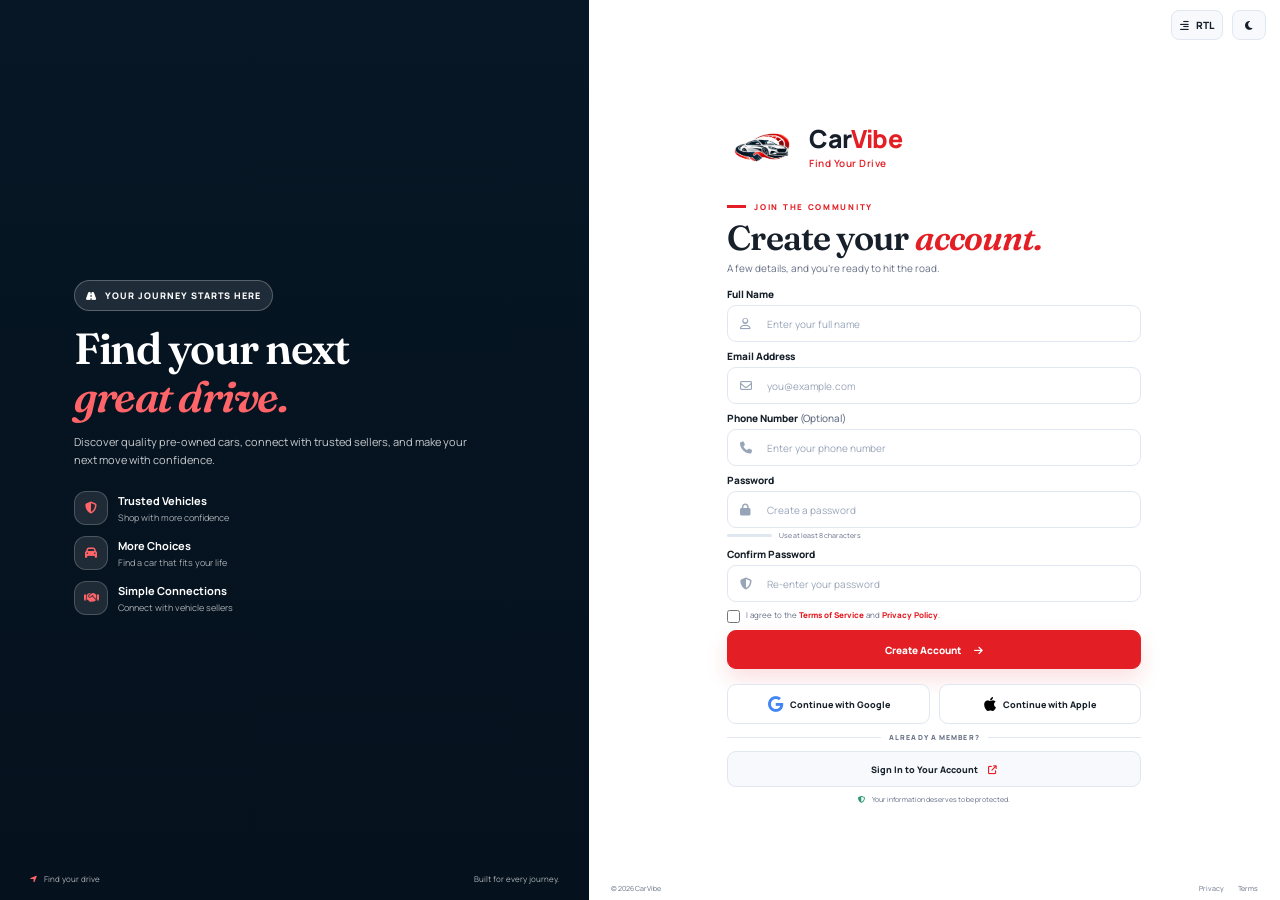
<file: signup.html>
<!DOCTYPE html>
<html lang="en" dir="ltr" data-theme="light">
<head>
    <meta charset="UTF-8">
    <meta name="viewport" content="width=device-width, initial-scale=1.0">
    <meta name="theme-color" content="#E31E24">
    <title>Create Account | CarVibe</title>

    <link rel="preconnect" href="https://fonts.googleapis.com">
    <link rel="preconnect" href="https://fonts.gstatic.com" crossorigin>
    <link href="https://fonts.googleapis.com/css2?family=Fraunces:opsz,wght@9..144,500;9..144,600;9..144,700&family=Manrope:wght@400;500;600;700;800&display=swap" rel="stylesheet">

    <link rel="stylesheet" href="https://cdnjs.cloudflare.com/ajax/libs/font-awesome/6.7.2/css/all.min.css">
    <link rel="stylesheet" href="signup.css">
</head>

<body>

<main class="cv-signup-page">

    <!-- Left automotive image panel -->
    <section class="cv-signup-visual">
        <div class="cv-signup-bg"></div>
        <div class="cv-signup-overlay"></div>

        

        <div class="cv-signup-visual-content">
            <span class="cv-visual-badge">
                <i class="fa-solid fa-road"></i>
                YOUR JOURNEY STARTS HERE
            </span>

            <h1>Find your next
                <span>great drive.</span>
            </h1>

            <p>
                Discover quality pre-owned cars, connect with trusted
                sellers, and make your next move with confidence.
            </p>

            <div class="cv-signup-highlights">
                <div class="cv-signup-highlight">
                    <span class="highlight-icon">
                        <i class="fa-solid fa-shield-halved"></i>
                    </span>
                    <div>
                        <strong>Trusted Vehicles</strong>
                        <small>Shop with more confidence</small>
                    </div>
                </div>

                <div class="cv-signup-highlight">
                    <span class="highlight-icon">
                        <i class="fa-solid fa-car"></i>
                    </span>
                    <div>
                        <strong>More Choices</strong>
                        <small>Find a car that fits your life</small>
                    </div>
                </div>

                <div class="cv-signup-highlight">
                    <span class="highlight-icon">
                        <i class="fa-solid fa-handshake"></i>
                    </span>
                    <div>
                        <strong>Simple Connections</strong>
                        <small>Connect with vehicle sellers</small>
                    </div>
                </div>
            </div>
        </div>

        <div class="cv-visual-bottom">
            <span><i class="fa-solid fa-location-arrow"></i> Find your drive</span>
            <span>Built for every journey.</span>
        </div>
    </section>

    <!-- Right signup panel -->
    <section class="cv-signup-panel">

        <div class="cv-signup-topbar">
            <button type="button" class="cv-signup-control"
                    id="cv-signup-rtl" aria-label="Switch to RTL"
                    title="Toggle text direction">
                <i class="fa-solid fa-align-right"></i>
                <span>RTL</span>
            </button>

            <button type="button" class="cv-signup-control"
                    id="cv-signup-theme" aria-label="Switch to dark mode"
                    title="Toggle dark mode">
                <i class="fa-solid fa-moon" id="cv-signup-theme-icon"></i>
            </button>
        </div>

        <div class="cv-signup-form-container">

<a href="index.html" class="cv-signup-logo">
    <img
        src="images/logo website.png"
        alt="CarVibe Logo"
        class="logo-image"
    >

    <div class="logo-text">
        <span class="logo-name">
            Car<span class="logo-accent">Vibe</span>
        </span>

        <span class="logo-tagline">Find Your Drive</span>
    </div>
</a>



           

            <div class="cv-signup-heading">
                <span class="cv-signup-eyebrow">
                    <span></span> JOIN THE COMMUNITY
                </span>

                <h2>Create your <em>account.</em></h2>
                <p>A few details, and you're ready to hit the road.</p>
            </div>

            <form id="cv-signup-form" class="cv-signup-form" novalidate>

                <!-- Full name -->
                <div class="cv-signup-field">
                    <label for="cv-signup-name">Full Name</label>

                    <div class="cv-signup-input-wrap">
                        <i class="fa-regular fa-user cv-signup-input-icon"
                           aria-hidden="true"></i>
                        <input type="text" id="cv-signup-name"
                               name="name" placeholder="Enter your full name"
                               autocomplete="name" required>
                    </div>
                </div>

                <!-- Email -->
                <div class="cv-signup-field">
                    <label for="cv-signup-email">Email Address</label>

                    <div class="cv-signup-input-wrap">
                        <i class="fa-regular fa-envelope cv-signup-input-icon"
                           aria-hidden="true"></i>
                        <input type="email" id="cv-signup-email"
                               name="email" placeholder="you@example.com"
                               autocomplete="email" required>
                    </div>
                </div>

                <!-- Phone -->
                <div class="cv-signup-field">
                    <label for="cv-signup-phone">
                        Phone Number <span class="optional">(Optional)</span>
                    </label>

                    <div class="cv-signup-input-wrap">
                        <i class="fa-solid fa-phone cv-signup-input-icon"
                           aria-hidden="true"></i>
                        <input type="tel" id="cv-signup-phone"
                               name="phone" placeholder="Enter your phone number"
                               autocomplete="tel">
                    </div>
                </div>

                <!-- Password: ONE eye button -->
                <div class="cv-signup-field">
                    <label for="cv-signup-password">Password</label>

                    <div class="cv-signup-input-wrap cv-signup-password-wrap">
                        <i class="fa-solid fa-lock cv-signup-input-icon"
                           aria-hidden="true"></i>

                        <input type="password" id="cv-signup-password"
                               name="password" placeholder="Create a password"
                               autocomplete="new-password"
                               minlength="8" required>

                        
                    </div>

                    <div class="cv-password-hint">
                        <span class="cv-password-hint-line"></span>
                        <span>Use at least 8 characters</span>
                    </div>
                </div>

                <!-- Confirm password: ONE eye button -->
                <div class="cv-signup-field">
                    <label for="cv-signup-confirm-password">
                        Confirm Password
                    </label>

                    <div class="cv-signup-input-wrap cv-signup-password-wrap">
                        <i class="fa-solid fa-shield-halved cv-signup-input-icon"
                           aria-hidden="true"></i>

                        <input type="password"
                               id="cv-signup-confirm-password"
                               name="confirmPassword"
                               placeholder="Re-enter your password"
                               autocomplete="new-password" required>

                       
                    </div>
                </div>

                <!-- Terms -->
                <div class="cv-signup-terms">
                    <input type="checkbox" id="cv-signup-terms"
                           name="terms" required>
                    <label for="cv-signup-terms">
                        I agree to the
                        <a href="terms.html">Terms of Service</a>
                        and
                        <a href="privacy.html">Privacy Policy</a>.
                    </label>
                </div>

                <p id="cv-signup-message" class="cv-signup-message"
                   role="status" aria-live="polite"></p>

                <button type="submit" class="cv-signup-submit">
                    <span>Create Account</span>
                    <i class="fa-solid fa-arrow-right" aria-hidden="true"></i>
                </button>

            </form>

            <div class="cv-signup-socials">
                <button type="button" class="cv-signup-social"
                        id="cv-google-login">
                    <i class="fa-brands fa-google google-icon"></i>
                    <span>Continue with Google</span>
                </button>

                <button type="button" class="cv-signup-social"
                        id="cv-apple-login">
                    <i class="fa-brands fa-apple apple-icon"></i>
                    <span>Continue with Apple</span>
                </button>
            </div>

            <div class="cv-signup-divider">
                <span></span>
                <small>ALREADY A MEMBER?</small>
                <span></span>
            </div>

            <a href="login.html" class="cv-signup-login-link">
                Sign In to Your Account
                <i class="fa-solid fa-arrow-up-right-from-square"
                   aria-hidden="true"></i>
            </a>

            <div class="cv-signup-security">
                <i class="fa-solid fa-shield-halved"></i>
                <span>Your information deserves to be protected.</span>
            </div>

        </div>

        <footer class="cv-signup-footer">
            <span>© 2026 CarVibe</span>
            <div>
                <a href="privacy.html">Privacy</a>
                <a href="terms.html">Terms</a>
            </div>
        </footer>

    </section>
</main>

<script src="signup.js"></script>
</body>
</html>
</file>
<file: global.css>
/* =========================================================
   CARVIBE PREMIUM HEADER
========================================================= */

* {
    margin: 0;
    padding: 0;
    box-sizing: border-box;
}

html {
    scroll-behavior: smooth;
}


:root {

    /* ================= BRAND COLORS ================= */

    --primary: #E31E24;
    --primary-dark: #B81419;

    --secondary: #102A43;
    --secondary-dark: #081C2C;

    --white: #FFFFFF;
    --light: #F7F9FC;

    --text: #17202A;
    --text-light: #667085;

    --header-bg: rgba(255, 255, 255, 0.94);

    --border: rgba(16, 42, 67, 0.10);

    --shadow:
        0 12px 35px rgba(16, 42, 67, 0.10);
}


/* =========================================================
   BODY
========================================================= */

body {

    font-family:
        "Manrope",
        sans-serif;

    background:
        var(--light);

    color:
        var(--text);

    transition:
        background .4s ease,
        color .4s ease;
}


/* =========================================================
   HEADER
========================================================= */

.carvibe-header {

    position: fixed;

    top: 0;
    left: 0;

    width: 100%;

    z-index: 9999;

    background:
        var(--header-bg);

    backdrop-filter:
        blur(18px);

    -webkit-backdrop-filter:
        blur(18px);

    border-bottom:
        1px solid var(--border);

    transition:
        background .4s ease,
        box-shadow .4s ease,
        border-color .4s ease;
}


.carvibe-header.scrolled {

    box-shadow:
        var(--shadow);
}


/* =========================================================
   HEADER CONTAINER
========================================================= */

.header-container {

    width:
        min(1400px, 92%);

    height: 88px;

    margin: auto;

    display: flex;

    align-items: center;

    justify-content: space-between;

    gap: 30px;
}


/* =========================================================
   LOGO
========================================================= */

.carvibe-logo {

    display: flex;

    align-items: center;

    gap: 11px;

    text-decoration: none;

    flex-shrink: 0;
}
.carvibe-logo img{
    height:90px;
    width:90px;
}

/* LOGO IMAGE */

.logo-image {

    width: 55px;

    height: 55px;

    object-fit: contain;

    display: block;

    transition:
        transform .4s ease;
}


.carvibe-logo:hover .logo-image {

    transform:
        scale(1.08)
        translateY(-2px);
}


/* LOGO TEXT */

.logo-text {

    display: flex;

    flex-direction: column;

    line-height: 1;
}


/* CAR */

.logo-name {

    font-family:
        "Plus Jakarta Sans",
        sans-serif;

    font-size: 29px;

    font-weight: 800;

    letter-spacing: -1px;

    color:
        var(--secondary);

    display: inline-block;

    line-height: 1;
}


/* VIBE - PRIMARY RED */

.logo-accent {

    color:
        var(--primary);

    display: inline-block;

    transition:
        color .3s ease,
        transform .3s ease;
}


/* LOGO HOVER */

.carvibe-logo:hover .logo-accent {

    color:
        var(--primary-dark);

    transform:
        translateX(1px);
}


/* TAGLINE */

.logo-tagline {

    margin-top: 5px;

    font-size: 9px;

    font-weight: 800;

    letter-spacing: 2.1px;

    color:
        var(--primary);
}
.logo-text p{
    color:var(--primary)
    
}


/* =========================================================
   NAVIGATION
========================================================= */

.main-nav {

    display: flex;

    align-items: center;

    gap: 3px;
}


.main-nav > a,
.dropdown-toggle {

    position: relative;

    display: flex;

    align-items: center;

    gap: 7px;

    padding:
        13px 14px;

    text-decoration: none;

    color:
        var(--text);

    font-size: 13px;

    font-weight: 600;

    border-radius: 8px;

    transition:
        color .3s ease,
        background .3s ease;
}


/* NAV UNDERLINE */

.main-nav > a::after,
.dropdown-toggle::after {

    content: "";

    position: absolute;

    left: 14px;

    right: 14px;

    bottom: 5px;

    height: 2px;

    background:
        var(--primary);

    transform:
        scaleX(0);

    transform-origin:
        center;

    transition:
        transform .3s ease;
}


/* NAV HOVER */

.main-nav > a:hover,
.dropdown-toggle:hover {

    color:
        var(--primary);

    background:
        rgba(227, 30, 36, .05);
}


.main-nav > a:hover::after,
.dropdown:hover .dropdown-toggle::after {

    transform:
        scaleX(1);
}


/* DROPDOWN ARROW */

.dropdown-toggle i {

    font-size: 9px;

    transition:
        transform .3s ease;
}


.dropdown:hover
.dropdown-toggle i {

    transform:
        rotate(180deg);
}


/* =========================================================
   HOME DROPDOWN
========================================================= */

.dropdown {

    position: relative;
}


.dropdown-menu {

    position: absolute;

    top:
        calc(100% + 17px);

    left: 0;

    width: 190px;

    padding: 10px;

    background:
        var(--white);

    border:
        1px solid var(--border);

    border-radius: 12px;

    box-shadow:
        0 18px 45px
        rgba(16, 42, 67, .14);

    opacity: 0;

    visibility: hidden;

    transform:
        translateY(12px);

    transition:
        opacity .3s ease,
        visibility .3s ease,
        transform .3s ease;
}


/* DROPDOWN ARROW SHAPE */

.dropdown-menu::before {

    content: "";

    position: absolute;

    top: -6px;

    left: 25px;

    width: 12px;

    height: 12px;

    background:
        var(--white);

    border-left:
        1px solid var(--border);

    border-top:
        1px solid var(--border);

    transform:
        rotate(45deg);
}


/* SHOW DROPDOWN */

.dropdown:hover
.dropdown-menu {

    opacity: 1;

    visibility: visible;

    transform:
        translateY(0);
}


/* DROPDOWN LINKS */

.dropdown-menu a {

    display: flex;

    align-items: center;

    gap: 10px;

    padding:
        12px 13px;

    color:
        var(--text);

    text-decoration: none;

    font-size: 13px;

    font-weight: 600;

    border-radius: 8px;

    transition:
        color .3s ease,
        background .3s ease,
        padding-left .3s ease;
}


/* DROPDOWN ICON */

.dropdown-menu a i {

    color:
        var(--primary);

    font-size: 11px;
}


/* DROPDOWN HOVER */

.dropdown-menu a:hover {

    color:
        var(--primary);

    background:
        rgba(227, 30, 36, .06);

    padding-left:
        18px;
}


/* =========================================================
   HEADER ACTIONS
========================================================= */

/* =========================================================
   HEADER ACTIONS
========================================================= */

.header-actions {

    display: flex;

    align-items: center;

    gap: 8px;

    flex-shrink: 0;
}


/* =========================================================
   HEADER ICON BUTTON
========================================================= */

.header-icon-btn {

    width: 40px;

    height: 40px;

    border-radius: 50%;

    border: 2px solid var(--secondary) !important;

    background: transparent;

    color: var(--text);

    display: flex;

    align-items: center;

    justify-content: center;

    cursor: pointer;

    transition:
        background .3s ease,
        color .3s ease,
        border-color .3s ease,
        transform .3s ease;
}


.header-icon-btn:hover {

    background: var(--primary);

    color: var(--white);

    border-color: var(--primary);

    transform:
        translateY(-3px);
}





/* =========================================================
   LOGIN BUTTON
========================================================= */

.login-btn {

    position: relative;

    display: inline-flex;

    align-items: center;

    justify-content: center;

    gap: 8px;

    min-height: 42px;

    padding:
        0 18px;

    text-decoration: none;

    background-color:
        var(--primary);

    color:
        var(--white);

    border:
        1px solid var(--secondary);

    border-radius: 9px;

    overflow: hidden;

    font-size: 12px;

    font-weight: 700;

    transition:
        color .35s ease,
        border-color .35s ease,
        transform .35s ease;
}


/* LOGIN HOVER BACKGROUND */



/* KEEP CONTENT ABOVE */

.login-btn span,
.login-btn i {

    position: relative;

    z-index: 1;
}


/* LOGIN HOVER */

.login-btn:hover {

    border-color:
        var(--primary);

    transform:
        translateY(-2px);
}


.login-btn:hover::before {

    transform:
        translateX(0);
}


/* =========================================================
   MOBILE MENU BUTTON
========================================================= */

.mobile-menu-btn {

    display: none;

    width: 40px;

    height: 40px;

    border-radius: 9px;

    border:
        1px solid var(--border);

    background:
        transparent;

    color:
        var(--text);

    cursor: pointer;

    transition:
        .3s ease;
}


.mobile-menu-btn:hover {

    background:
        var(--primary);

    color:
        var(--white);

    border-color:
        var(--primary);
}





/* =========================================================
   IPAD PRO
========================================================= */

@media
(min-width: 1024px)
and (max-width: 1366px) {

    .header-container {

        width: 94%;

        height: 82px;
    }


    .logo-image {

        width: 50px;

        height: 50px;
    }


    .logo-name {

        font-size: 27px;
    }


    .main-nav > a,
    .dropdown-toggle {

        padding:
            11px 9px;

        font-size: 11px;
    }


    .login-btn {

        padding:
            0 14px;
    }
}


/* =========================================================
   IPAD MINI
========================================================= */

@media
(min-width: 768px)
and (max-width: 1023px) {

    .header-container {

        height: 78px;
    }


    .main-nav {

        display: none;
    }


    .mobile-menu-btn {

        display: flex;

        align-items: center;

        justify-content: center;
    }


    .logo-image {

        width: 48px;

        height: 48px;
    }


    .logo-name {

        font-size: 27px;
    }


    .header-actions {

        margin-left: auto;
    }
}


/* =========================================================
   SAMSUNG GALAXY S8+
========================================================= */

@media
(min-width: 360px)
and (max-width: 767px) {

    .header-container {

        width: 92%;

        height: 72px;

        gap: 6px;
    }


    /* MOBILE LOGO */

    .logo-image {

        width: 42px;

        height: 42px;
    }


    .logo-name {

        font-size: 23px;
    }


    .logo-tagline {

        font-size: 6px;

        letter-spacing: 1.5px;
    }


    /* MOBILE NAV */

    .main-nav {

        position: absolute;

        top: 72px;

        left: 4%;

        right: 4%;

        display: none;

        flex-direction: column;

        align-items: stretch;

        padding: 12px;

        background:
            var(--header-bg);

        border:
            1px solid var(--border);

        border-radius: 14px;

        box-shadow:
            var(--shadow);

        backdrop-filter:
            blur(20px);
    }


    .main-nav.active {

        display: flex;

        animation:
            menuOpen .35s ease forwards;
    }


    .main-nav > a,
    .dropdown-toggle {

        width: 100%;

        padding:
            13px 12px;
    }


    /* MOBILE DROPDOWN */

    .dropdown-menu {

        position: static;

        width: 100%;

        margin-top: 5px;

        display: none;

        opacity: 1;

        visibility: visible;

        transform: none;

        box-shadow: none;

        background:
            rgba(227, 30, 36, .04);
    }


    .dropdown:hover
    .dropdown-menu {

        display: block;
    }


    .dropdown-menu::before {

        display: none;
    }


    /* ACTIONS */

    .header-actions {

        gap: 4px;
    }


    .header-icon-btn {

        width: 35px;

        height: 35px;
    }


    .rtl-btn {

        width: 35px;

        padding: 0;
    }


    /* MOBILE LOGIN */

    .login-btn {

        width: 35px;

        height: 35px;

        min-height: 35px;

        padding: 0;

        border-radius: 50%;
    }


    .login-btn span {

        display: none;
    }


    .login-btn i {

        font-size: 13px;
    }


    /* MOBILE MENU */

    .mobile-menu-btn {

        display: flex;

        align-items: center;

        justify-content: center;

        width: 35px;

        height: 35px;
    }
}


/* =========================================================
   MOBILE MENU ANIMATION
========================================================= */

@keyframes menuOpen {

    from {

        opacity: 0;

        transform:
            translateY(-8px);
    }

    to {

        opacity: 1;

        transform:
            translateY(0);
    }
}



/* ==========================================
   CARVIBE — ACTIVE NAVIGATION LINE
========================================== */

/* Main navigation links */
.main-nav > a.active::after,
.main-nav .dropdown-toggle.active::after {
    transform: scaleX(1) !important;
}

/* Active link color */
.main-nav > a.active,
.main-nav .dropdown-toggle.active {
    color: var(--primary) !important;
    background: rgba(227, 30, 36, 0.05);
}

/* Dropdown submenu active link */
.main-nav .dropdown-menu a.active {
    color: var(--primary) !important;
    background: rgba(227, 30, 36, 0.07);
}

/* Dark mode support */
html[data-theme="dark"] .main-nav > a.active,
html[data-theme="dark"] .main-nav .dropdown-toggle.active,
body.dark-mode .main-nav > a.active,
body.dark-mode .main-nav .dropdown-toggle.active {
    color: #FF6469 !important;
}

html[data-theme="dark"] .main-nav > a.active::after,
html[data-theme="dark"] .main-nav .dropdown-toggle.active::after,
body.dark-mode .main-nav > a.active::after,
body.dark-mode .main-nav .dropdown-toggle.active::after {
    background: #FF6469;
}

/* Mobile menu */
@media (max-width: 767px) {
    .main-nav > a.active,
    .main-nav .dropdown-toggle.active {
        background: rgba(227, 30, 36, 0.08);
        border-radius: 8px;
    }

    .main-nav > a.active::after,
    .main-nav .dropdown-toggle.active::after {
        display: none;
    }
}




/* =========================================================
   CARVIBE FOOTER - WHITE
   LTR ONLY
========================================================= */

.carvibe-footer {

    position: relative;

    width: 100%;

   

    background: #ffffff;

    color: #102A43;

    overflow: hidden;

    clear: both;

    border-top:
        1px solid #E8ECF1;
}


/* =========================================================
   DECORATIVE CIRCLES
========================================================= */

.carvibe-footer::before {

    content: "";

    position: absolute;

    width: 420px;

    height: 420px;

    top: -240px;

    right: -120px;

    border:
        1px solid rgba(227, 30, 36, 0.10);

    border-radius: 50%;

    pointer-events: none;
}


.carvibe-footer::after {

    content: "";

    position: absolute;

    width: 300px;

    height: 300px;

    bottom: -210px;

    left: -100px;

    border:
        1px solid rgba(16, 42, 67, 0.07);

    border-radius: 50%;

    pointer-events: none;
}


/* =========================================================
   FOOTER CONTAINER
========================================================= */

.footer-container {

    position: relative;

    z-index: 2;

    width:
        min(1400px, 92%);

    margin: 0 auto;

    padding:
        65px 0 55px;

    display: grid;

    grid-template-columns:
        1.45fr
        0.85fr
        0.95fr
        0.95fr
        1.35fr;

    gap: 45px;

    align-items: start;
}


/* =========================================================
   FOOTER BRAND
========================================================= */

.footer-brand {

    min-width: 0;

    max-width: 340px;
}


/* =========================================================
   FOOTER LOGO
========================================================= */

.footer-logo {

    display: inline-flex;

    align-items: center;

    gap: 12px;

    text-decoration: none;

    margin-bottom: 20px;

    height: 55px;
}


.footer-logo-image {

    display: block;

    width: 90px;

    height: 90px;

    min-width: 55px;

    object-fit: contain;

    object-position: center;

    border: 0;

    outline: none;

    transition:
        transform .4s ease;
}


.footer-logo:hover .footer-logo-image {

    transform:
        scale(1.08)
        rotate(-3deg);
}


/* =========================================================
   FOOTER LOGO TEXT
========================================================= */

.footer-logo-text {

    display: inline-block;

    font-family:
        "Plus Jakarta Sans",
        sans-serif;

    font-size: 29px;

    line-height: 1;

    font-weight: 800;

    letter-spacing: -1px;

    color: #102A43;

    white-space: nowrap;
}


.footer-logo-text span {

    color: #E31E24;

    transition:
        color .3s ease;
}


.footer-logo:hover .footer-logo-text span {

    color: #B81419;
}


/* =========================================================
   FOOTER DESCRIPTION
========================================================= */

.footer-description {

    margin:
        0 0 25px;

    max-width: 350px;

    color: #667085;

    font-family:
        "Manrope",
        sans-serif;

    font-size: 13px;

    line-height: 1.9;
}


/* =========================================================
   SOCIAL ICONS
========================================================= */

.footer-socials {

    display: flex;

    align-items: center;
   
    gap: 10px;
}


.footer-socials a {

    width: 42px;

    height: 42px;

    display: flex;

    align-items: center;

    justify-content: center;

    border:
        2px solid var(--secondary) !important;

    border-radius: 50%;

    color: #102A43;

    background: #ffffff;

    text-decoration: none;

    font-size: 13px;

    transition:
        background .3s ease,
        color .3s ease,
        border-color .3s ease,
        transform .3s ease;
}


.footer-socials a:hover {

    background: #E31E24;

    border-color: #E31E24;

    color: #ffffff;

    transform:
        translateY(-4px);
}


/* =========================================================
   FOOTER HEADINGS
========================================================= */

.footer-column h3,
.footer-newsletter h3 {

    position: relative;

    margin:
        0 0 24px;

    padding-bottom: 12px;

    font-family:
        "Plus Jakarta Sans",
        sans-serif;

    font-size: 15px;

    line-height: 1.3;

    font-weight: 700;

    color: #102A43;
}


.footer-column h3::after,
.footer-newsletter h3::after {

    content: "";

    position: absolute;

    left: 0;

    bottom: 0;

    width: 36px;

    height: 2px;

    background: #E31E24;

    border-radius: 10px;

    transition:
        width .3s ease;
}


.footer-column:hover h3::after,
.footer-newsletter:hover h3::after {

    width: 55px;
}


/* =========================================================
   FOOTER LINKS
========================================================= */

.footer-column ul {

    list-style: none;

    padding: 0;

    margin: 0;

    display: flex;

    flex-direction: column;

    gap: 13px;
}


.footer-column li {

    margin: 0;

    padding: 0;
}


.footer-column a {

    display: inline-flex;

    align-items: center;

    gap: 7px;

    color: #667085;

    text-decoration: none;

    font-family:
        "Manrope",
        sans-serif;

    font-size: 12px;

    line-height: 1.5;

    transition:
        color .3s ease,
        transform .3s ease;
}


.footer-column a::before {

    content: "›";

    color: #E31E24;

    font-size: 15px;

    opacity: 0;

    transform:
        translateX(-5px);

    transition:
        opacity .3s ease,
        transform .3s ease;
}


.footer-column a:hover {

    color: #E31E24;

    transform:
        translateX(4px);
}


.footer-column a:hover::before {

    opacity: 1;

    transform:
        translateX(0);
}


/* =========================================================
   NEWSLETTER
========================================================= */

.footer-newsletter {

    min-width: 0;

    max-width: 330px;
}


.footer-newsletter > p {

    margin:
        0 0 20px;

    color: #667085;

    font-family:
        "Manrope",
        sans-serif;

    font-size: 12px;

    line-height: 1.8;
}


/* =========================================================
   NEWSLETTER FORM
========================================================= */

.newsletter-form {

    width: 100%;

    display: flex;

    align-items: center;

    gap: 8px;

    margin-bottom: 22px;
}


.newsletter-input {

    position: relative;

    flex: 1;

    min-width: 0;

    height: 48px;
}


.newsletter-input i {

    position: absolute;

    top: 50%;

    left: 14px;

    transform:
        translateY(-50%);

    color: #667085;

    font-size: 13px;

    pointer-events: none;

    z-index: 2;
}


.newsletter-input input {

    width: 100%;

    height: 100%;

    padding:
        0 12px 0 40px;

    border:
        1px solid #DDE3EA;

    border-radius: 9px;

    outline: none;

    background: #F8FAFC;

    color: #102A43;

    font-family:
        "Manrope",
        sans-serif;

    font-size: 11px;

    transition:
        border-color .3s ease,
        background .3s ease,
        box-shadow .3s ease;
}


.newsletter-input input::placeholder {

    color: #98A2B3;
}


.newsletter-input input:focus {

    border-color:
        #E31E24;

    background:
        #ffffff;

    box-shadow:
        0 0 0 3px
        rgba(227, 30, 36, .08);
}


/* =========================================================
   NEWSLETTER BUTTON
========================================================= */

.newsletter-form button {

    flex-shrink: 0;

    width: 48px;

    height: 48px;

    display: flex;

    align-items: center;

    justify-content: center;

    border: none;

    border-radius: 9px;

    background:
        #E31E24;

    color:
        #ffffff;

    cursor: pointer;

    font-size: 14px;

    transition:
        background .3s ease,
        transform .3s ease,
        box-shadow .3s ease;
}


.newsletter-form button:hover {

    background:
        #B81419;

    transform:
        translateY(-3px);

    box-shadow:
        0 8px 20px
        rgba(227, 30, 36, .20);
}


/* =========================================================
   CONTACT DETAILS
========================================================= */

.footer-contact {

    display: flex;

    flex-direction: column;

    gap: 12px;
}


.footer-contact a {

    display: flex;

    align-items: center;

    gap: 10px;

    color: #667085;

    text-decoration: none;

    font-family:
        "Manrope",
        sans-serif;

    font-size: 11px;

    transition:
        color .3s ease;
}


.footer-contact a i {

    width: 16px;

    color:
        #E31E24;

    font-size: 12px;
}


.footer-contact a:hover {

    color:
        #E31E24;
}


/* =========================================================
   FOOTER BOTTOM
========================================================= */

.footer-bottom {

    position: relative;

    z-index: 3;

    width: 100%;

    background:
        #ffffff;

    border-top:
        1px solid #E8ECF1;
}


.footer-bottom-container {

    width:
        min(1400px, 92%);

    min-height: 72px;

    margin: 0 auto;

    display: flex;

    align-items: center;

    justify-content: space-between;

    gap: 20px;
}


.footer-bottom p {

    margin: 0;

    color: #667085;

    font-family:
        "Manrope",
        sans-serif;

    font-size: 11px;
}


.footer-bottom-links {

    display: flex;

    align-items: center;

    gap: 24px;
}


.footer-bottom-links a {

    color: #667085;

    text-decoration: none;

    font-size: 11px;

    transition:
        color .3s ease;
}


.footer-bottom-links a:hover {

    color:
        #E31E24;
}


/* =========================================================
   IPAD PRO
========================================================= */

@media
(min-width: 1024px)
and (max-width: 1366px) {

    .footer-container {

        width: 94%;

        grid-template-columns:
            1.3fr
            1fr
            1fr
            1fr;

        gap: 35px;
    }


    .footer-newsletter {

        grid-column:
            span 2;

        max-width: 100%;
    }
}


/* =========================================================
   IPAD MINI
========================================================= */

@media
(min-width: 768px)
and (max-width: 1023px) {

    .carvibe-footer {

        margin-top: 78px;
    }


    .footer-container {

        width: 90%;

        grid-template-columns:
            repeat(2, 1fr);

        gap:
            45px 35px;

        padding:
            60px 0 50px;
    }


    .footer-brand,
    .footer-newsletter {

        max-width: 100%;
    }
}


/* =========================================================
   SAMSUNG GALAXY S8+
========================================================= */

@media
(min-width: 360px)
and (max-width: 767px) {

    .carvibe-footer {

        margin-top: 72px;
    }


    .footer-container {

        width: 90%;

        grid-template-columns: 1fr;

        gap: 38px;

        padding:
            55px 0 45px;
    }


    .footer-brand,
    .footer-newsletter {

        max-width: 100%;
    }


    .footer-logo {

        height: 48px;
    }


    .footer-logo-image {

        width: 48px;

        height: 48px;

        min-width: 48px;
    }


    .footer-logo-text {

        font-size: 26px;
    }


    .footer-description {

        font-size: 12px;

        line-height: 1.8;
    }


    .footer-column h3,
    .footer-newsletter h3 {

        font-size: 14px;
    }


    .footer-bottom-container {

        width: 90%;

        min-height: auto;

        padding:
            20px 0;

        flex-direction: column;

        justify-content: center;

        text-align: center;

        gap: 12px;
    }


    .footer-bottom-links {

        gap: 16px;

        flex-wrap: wrap;

        justify-content: center;
    }
}


.footer-bottom-links a {

    color:var(--text);

    text-decoration: none;

    font-size: 11px;

    transition:
        color .3s ease;
}


.footer-bottom-links a:hover {

    color: #E31E24;
}




/* =========================================================
   IPAD PRO
========================================================= */

@media
(min-width: 1024px)
and (max-width: 1366px) {

    .footer-container {

        width: 94%;

        grid-template-columns:
            1.3fr
            1fr
            1fr
            1fr;

        gap: 35px;
    }

    .footer-newsletter {

        grid-column:
            span 2;

        max-width: 100%;
    }
}


/* =========================================================
   IPAD MINI
========================================================= */

@media
(min-width: 768px)
and (max-width: 1023px) {

    .carvibe-footer {

        margin-top: 78px;
    }

    .footer-container {

        width: 90%;

        grid-template-columns:
            repeat(2, 1fr);

        gap:
            45px 35px;

        padding:
            60px 0 50px;
    }

    .footer-brand,
    .footer-newsletter {

        max-width: 100%;
    }
}


/* =========================================================
   SAMSUNG GALAXY S8+
========================================================= */

@media
(min-width: 360px)
and (max-width: 767px) {

    .carvibe-footer {

        margin-top: 72px;
    }

    .footer-container {

        width: 90%;

        grid-template-columns: 1fr;

        gap: 38px;

        padding:
            55px 0 45px;
    }

    .footer-brand,
    .footer-newsletter {

        max-width: 100%;
    }

    .footer-logo {

        height: 48px;
    }

    .footer-logo-image {

        width: 48px;

        height: 48px;

        min-width: 48px;
    }

    .footer-logo-text {

        font-size: 26px;
    }

    .footer-description {

        font-size: 12px;

        line-height: 1.8;
    }

    .footer-column h3,
    .footer-newsletter h3 {

        font-size: 14px;
    }

    .footer-bottom-container {

        width: 90%;

        min-height: auto;

        padding:
            20px 0;

        flex-direction: column;

        justify-content: center;

        text-align: center;

        gap: 12px;
    }

    .footer-bottom-links {

        gap: 16px;

        flex-wrap: wrap;

        justify-content: center;
    }
}

/* =====================================================
   CARVIBE - WORKING DARK MODE
   ===================================================== */

body {
    --primary: #E31E24;
    --primary-dark: #B81419;
    --secondary: #102A43;
    --secondary-dark: #081C2C;

    --white: #FFFFFF;
    --light: #F7F9FC;
    --text: #17202A;
    --text-light: #667085;
    --header-bg: rgba(255, 255, 255, 0.94);
    --border: rgba(16, 42, 67, 0.10);
    --shadow: 0 12px 35px rgba(16, 42, 67, 0.10);

    background: var(--light);
    color: var(--text);
    transition: background .3s ease, color .3s ease;
}

/* Apply dark colors to the entire page */
body.dark-mode {
    --primary: #FF555B;
    --primary-dark: #E31E24;
    --secondary: #DCE8F5;
    --secondary-dark: #B8CBE0;

    --white: #18212D;
    --light: #101720;
    --text: #F1F5F9;
    --text-light: #B0BCCB;
    --header-bg: rgba(16, 23, 32, 0.96);
    --border: rgba(220, 232, 245, 0.14);
    --shadow: 0 12px 35px rgba(0, 0, 0, 0.30);

    background: var(--light);
    color: var(--text);
    color-scheme: dark;
}

/* Header and navigation */
.carvibe-header {
    background: var(--header-bg);
    border-color: var(--border);
}

.carvibe-header.scrolled {
    box-shadow: var(--shadow);
}

.logo-name,
.main-nav > a,
.dropdown-toggle,
.header-icon-btn,
.mobile-menu-btn {
    color: var(--text);
}

.dropdown-menu {
    background: var(--white);
    border-color: var(--border);
    box-shadow: var(--shadow);
}

.dropdown-menu::before {
    background: var(--white);
    border-color: var(--border);
}

.dropdown-menu a {
    color: var(--text);
}

.header-icon-btn {
    border-color: var(--border);
}

.main-nav > a:hover,
.dropdown-toggle:hover {
    background: rgba(227, 30, 36, .09);
}

/* Footer: replace existing hardcoded white colors */
.carvibe-footer {
    background: var(--white);
    color: var(--text);
    border-top-color: var(--border);
}

.footer-logo-text,
.footer-column h3,
.footer-newsletter h3 {
    color: var(--text);
}

.footer-description,
.footer-column a,
.footer-newsletter > p,
.footer-contact a,
.footer-bottom p,
.footer-bottom-links a {
    color: var(--text-light);
}

.footer-socials a {
    background: var(--white);
    color: var(--text);
    border-color: var(--border);
}

.footer-socials a:hover {
    background: var(--primary);
    color: #FFFFFF;
    border-color: var(--primary);
}

.newsletter-input input {
    background: var(--light);
    color: var(--text);
    border-color: var(--border);
}

.newsletter-input input::placeholder {
    color: var(--text-light);
}

.newsletter-input input:focus {
    background: var(--white);
    border-color: var(--primary);
}

.footer-bottom {
    background: var(--white);
    border-top-color: var(--border);
}

.footer-logo-text span {
    color: var(--primary);
}

/* Keep the login button readable in both themes */
.login-btn {
    background: var(--primary);
    color: #FFFFFF;
    border-color: var(--primary);
}

.login-btn::before {
    background: var(--primary);
}

body.dark-mode .login-btn {
    color: #101720;
}

body.dark-mode .login-btn::before {
    background: var(--primary);
}

body.dark-mode .login-btn:hover {
    color: #FFFFFF;
}

/* Smooth color changes */
.carvibe-header,
.carvibe-footer,
.footer-bottom,
.dropdown-menu,
.dropdown-menu a,
.footer-socials a,
.newsletter-input input {
    transition:
        background-color .3s ease,
        color .3s ease,
        border-color .3s ease;
}


/* =====================================================
   CARVIBE - WORKING RTL LAYOUT
   ===================================================== */

html[dir="rtl"] body {
    direction: rtl;
    text-align: right;
}

/* Header layout */
html[dir="rtl"] .header-container {
    direction: rtl;
}

html[dir="rtl"] .carvibe-logo,
html[dir="rtl"] .footer-logo {
    direction: rtl;
}

html[dir="rtl"] .main-nav {
    direction: rtl;
}

html[dir="rtl"] .dropdown-menu {
    left: auto;
    right: 0;
}

html[dir="rtl"] .dropdown-menu::before {
    left: auto;
    right: 25px;
}

html[dir="rtl"] .dropdown-menu a:hover {
    padding-left: 13px;
    padding-right: 18px;
}

html[dir="rtl"] .main-nav > a::after,
html[dir="rtl"] .dropdown-toggle::after {
    left: 14px;
    right: 14px;
}

/* Reverse the login hover animation */
html[dir="rtl"] .login-btn::before {
    transform: translateX(101%);
}

html[dir="rtl"] .login-btn:hover::before {
    transform: translateX(0);
}

/* Footer layout and text */
html[dir="rtl"] .carvibe-footer,
html[dir="rtl"] .footer-container,
html[dir="rtl"] .footer-column,
html[dir="rtl"] .footer-newsletter,
html[dir="rtl"] .footer-brand {
    direction: rtl;
    text-align: right;
}

html[dir="rtl"] .footer-column h3::after,
html[dir="rtl"] .footer-newsletter h3::after {
    left: auto;
    right: 0;
}

html[dir="rtl"] .footer-column a:hover {
    transform: translateX(-4px);
}

html[dir="rtl"] .footer-column a::before {
    content: "‹";
    transform: translateX(5px);
}

html[dir="rtl"] .footer-column a:hover::before {
    transform: translateX(0);
}

html[dir="rtl"] .newsletter-input i {
    left: auto;
    right: 14px;
}

html[dir="rtl"] .newsletter-input input {
    padding: 0 40px 0 12px;
}

html[dir="rtl"] .footer-contact a {
    flex-direction: row;
}

html[dir="rtl"] .footer-bottom-container {
    direction: rtl;
}


/* =====================================================
   RESPONSIVE RTL FIXES
   ===================================================== */

@media (max-width: 1023px) {
    html[dir="rtl"] .main-nav {
        text-align: right;
    }

    html[dir="rtl"] .dropdown-menu {
        text-align: right;
    }
}

@media (min-width: 360px) and (max-width: 767px) {
    html[dir="rtl"] .main-nav {
        left: 4%;
        right: 4%;
        text-align: right;
    }

    html[dir="rtl"] .header-actions {
        margin-left: 0;
        margin-right: auto;
    }

    html[dir="rtl"] .footer-bottom-container {
        text-align: center;
    }
}
</file>
<file: about.css>
/* ==========================================
   CARVIBE ABOUT HERO BANNER
   Fraunces + Manrope
========================================== */

.cv-about-hero {
    --cv-about-primary: #E31E24;
    --cv-about-primary-dark: #B81419;
    --cv-about-navy: #102A43;
    --cv-about-white: #FFFFFF;
    --cv-about-text: #17202A;

    position: relative;
    isolation: isolate;
    display: flex;
    align-items: center;
    min-height: 720px;
    margin-top: 70px;
    
    padding: 90px 6% 100px;
    overflow: hidden;
    background: #081C2C;
    color: var(--cv-about-white);
    font-family: "Manrope", sans-serif;
}

/* Background image */

.cv-about-hero-bg {
    position: absolute;
    z-index: -3;
    inset: 0;
    background-image: url("/images/about\ home\ img.jpg");
    background-size: cover;
    background-position: center 55%;
    transform: scale(1.04);
    animation: cvAboutBackground 1.5s ease-out both;
}

/* Dark gradient overlay */

.cv-about-hero-overlay {
    position: absolute;
    z-index: -2;
    inset: 0;
    background:
        linear-gradient(
            90deg,
            rgba(5, 18, 31, 0.96) 0%,
            rgba(8, 28, 44, 0.88) 42%,
            rgba(8, 28, 44, 0.55) 72%,
            rgba(8, 28, 44, 0.40) 100%
        ),
        linear-gradient(
            0deg,
            rgba(8, 28, 44, 0.55),
            transparent 45%
        );
}

/* Main container */

.cv-about-hero-container {
    position: relative;
    z-index: 2;
    width: 100%;
    max-width: 1350px;
    margin: 0 auto;
}

/* Breadcrumb */

.cv-about-breadcrumb {
    display: flex;
    align-items: center;
    gap: 12px;
    margin-bottom: 38px;
    color: rgba(255, 255, 255, 0.72);
    font-size: 10px;
    animation: cvAboutFadeUp 0.7s ease both;
}

.cv-about-breadcrumb a {
    color: #FFFFFF;
    text-decoration: none;
    transition: color 0.3s ease;
}

.cv-about-breadcrumb a:hover {
    color: #FF7479;
}

.cv-about-breadcrumb i {
    color: #FF7479;
    font-size: 8px;
}

.cv-about-breadcrumb span {
    color: rgba(255, 255, 255, 0.7);
}

/* Hero content */

.cv-about-hero-content {
    max-width: 790px;
    animation: cvAboutContentReveal 0.9s 0.1s ease both;
}

/* Eyebrow */

.cv-about-eyebrow {
    display: inline-flex;
    align-items: center;
    gap: 12px;
    margin-bottom: 23px;
    color: #FF7479;
    font-size: 10px;
    font-weight: 900;
    letter-spacing: 2.5px;
}

.cv-about-eyebrow-line {
    display: inline-block;
    width: 36px;
    height: 2px;
    background: var(--cv-about-primary);
    transition: width 0.4s ease;
}

.cv-about-eyebrow:hover .cv-about-eyebrow-line {
    width: 55px;
}

/* Main heading: 50px */

.cv-about-hero h1 {
    max-width: 850px;
    margin: 0 0 24px;
    color: #FFFFFF;
    font-family: "Fraunces", Georgia, serif;
    font-size: 50px;
    font-weight: 700;
    line-height: 1.17;
    letter-spacing: -1.4px;
}

.cv-about-hero h1 span {
    display: block;
    color: #FF555B;
    background: linear-gradient(
        90deg,
        #FF555B,
        #FF9699,
        #FF555B
    );
    background-size: 200% auto;
    background-clip: text;
    -webkit-background-clip: text;
    -webkit-text-fill-color: transparent;
    animation: cvAboutTextShimmer 7s linear infinite;
}

/* Paragraph: 10px */

.cv-about-hero-content > p {
    max-width: 570px;
    margin: 0;
    color: rgba(255, 255, 255, 0.82);
    font-size: 10px;
    font-weight: 400;
    line-height: 2.1;
    letter-spacing: 0.15px;
}

/* CTA buttons */

.cv-about-hero-buttons {
    display: flex;
    align-items: center;
    flex-wrap: wrap;
    gap: 14px;
    margin-top: 32px;
}

.cv-about-btn-primary,
.cv-about-btn-secondary {
    position: relative;
    display: inline-flex;
    align-items: center;
    justify-content: center;
    gap: 12px;
    min-height: 49px;
    padding: 14px 21px;
    overflow: hidden;
    border: 1px solid transparent;
    border-radius: 7px;
    font-size: 10px;
    font-weight: 900;
    text-decoration: none;
    transition:
        color 0.35s ease,
        background 0.35s ease,
        border-color 0.35s ease,
        transform 0.35s ease,
        box-shadow 0.35s ease;
}

.cv-about-btn-primary {
    background: var(--cv-about-primary);
    border-color: var(--cv-about-primary);
    color: #FFFFFF;
}

.cv-about-btn-primary::before {
    content: "";
    position: absolute;
    top: 0;
    left: -110%;
    width: 75%;
    height: 100%;
    background: linear-gradient(
        110deg,
        transparent,
        rgba(255, 255, 255, 0.25),
        transparent
    );
    transform: skewX(-20deg);
    transition: left 0.6s ease;
}

.cv-about-btn-primary:hover::before {
    left: 140%;
}

.cv-about-btn-primary:hover {
    background: var(--cv-about-primary-dark);
    border-color: var(--cv-about-primary-dark);
    color: #FFFFFF;
    transform: translateY(-4px);
    box-shadow: 0 12px 28px rgba(227, 30, 36, 0.3);
}

.cv-about-btn-primary i,
.cv-about-btn-secondary i {
    position: relative;
    z-index: 1;
    transition: transform 0.3s ease;
}

.cv-about-btn-primary:hover i {
    transform: translateX(5px);
}

.cv-about-btn-secondary {
    border-color: var(--cta-primary);
    background: #ffffff;
    color:var(--cta-secondary);
    backdrop-filter: blur(8px);
    -webkit-backdrop-filter: blur(8px);
}

.cv-about-btn-secondary:hover {
    border-color:var(--cta-primary);
    background: var(--cta-primary);
    color: #ffffff;
    transform: translateY(-4px);
}

.cv-about-btn-secondary:hover i {
    transform: scale(1.12);
}

/* Trust highlights */

.cv-about-hero-highlights {
    display: flex;
    flex-wrap: wrap;
    gap: 27px;
    margin-top: 48px;
    padding-top: 26px;
    border-top: 1px solid rgba(255, 255, 255, 0.19);
    animation: cvAboutFadeUp 0.9s 0.3s ease both;
}

.cv-about-highlight {
    display: flex;
    align-items: center;
    gap: 11px;
    transition: transform 0.3s ease;
}

.cv-about-highlight:hover {
    transform: translateY(-4px);
}

.cv-about-highlight-icon {
    display: grid;
    place-items: center;
    flex-shrink: 0;
    width: 38px;
    height: 38px;
    border: 1px solid rgba(255, 255, 255, 0.17);
    border-radius: 9px;
    background: rgba(255, 255, 255, 0.08);
    color: #FF7479;
    font-size: 14px;
    transition:
        background 0.3s ease,
        color 0.3s ease,
        transform 0.3s ease;
}

.cv-about-highlight:hover .cv-about-highlight-icon {
    background: var(--cv-about-primary);
    color: #FFFFFF;
    transform: rotate(-5deg);
}

.cv-about-highlight > div {
    display: flex;
    flex-direction: column;
    gap: 5px;
}

.cv-about-highlight h3 {
    margin: 0;
    color: #FFFFFF;
    font-family: "Fraunces", Georgia, serif;
    font-size: 13px;
    font-weight: 600;
}

.cv-about-highlight > div > span {
    color: rgba(255, 255, 255, 0.68);
    font-size: 9px;
    line-height: 1.6;
}

/* Decorative orb */

.cv-about-hero-orb {
    position: absolute;
    z-index: -1;
    top: 8%;
    right: 10%;
    width: 230px;
    height: 230px;
    border: 1px solid rgba(255, 255, 255, 0.12);
    border-radius: 50%;
    box-shadow:
        0 0 0 25px rgba(255, 255, 255, 0.025),
        0 0 0 55px rgba(255, 255, 255, 0.015);
    pointer-events: none;
    animation: cvAboutFloat 9s ease-in-out infinite;
}

.cv-about-hero-ring {
    position: absolute;
    z-index: -1;
    right: 4%;
    bottom: 10%;
    width: 100px;
    height: 100px;
    border: 1px solid rgba(255, 85, 91, 0.5);
    border-radius: 50%;
    pointer-events: none;
    animation: cvAboutRotate 15s linear infinite;
}

/* Floating label */

.cv-about-floating-label {
    position: absolute;
    right: 1%;
    bottom: 100px;
    display: flex;
    align-items: center;
    gap: 12px;
    max-width: 280px;
    padding: 15px 18px;
    border: 1px solid rgba(255, 255, 255, 0.25);
    border-radius: 10px;
    background: rgba(8, 28, 44, 0.78);
    backdrop-filter: blur(15px);
    -webkit-backdrop-filter: blur(15px);
    box-shadow: 0 15px 40px rgba(0, 0, 0, 0.2);
    animation: cvAboutFloat 5s ease-in-out infinite;
    transition: border-color 0.3s ease;
}

.cv-about-floating-label:hover {
    border-color: rgba(255, 85, 91, 0.8);
}

.cv-about-floating-icon {
    display: grid;
    place-items: center;
    flex-shrink: 0;
    width: 40px;
    height: 40px;
    border-radius: 8px;
    background: var(--cv-about-primary);
    color: #FFFFFF;
    font-size: 16px;
}

.cv-about-floating-label > div {
    display: flex;
    flex-direction: column;
    gap: 5px;
}

.cv-about-floating-label strong {
    color: #FFFFFF;
    font-size: 10px;
    font-weight: 900;
}

.cv-about-floating-label > div > span {
    color: rgba(255, 255, 255, 0.7);
    font-size: 9px;
    line-height: 1.7;
}

/* Scroll indicator */

.cv-about-scroll {
    position: absolute;
    right: 0;
    bottom: -65px;
    display: inline-flex;
    align-items: center;
    gap: 12px;
    color: rgba(255, 255, 255, 0.75);
    font-size: 8px;
    font-weight: 900;
    letter-spacing: 1.8px;
    text-decoration: none;
    transition: color 0.3s ease;
}

.cv-about-scroll i {
    display: grid;
    place-items: center;
    width: 27px;
    height: 27px;
    border: 1px solid rgba(255, 255, 255, 0.45);
    border-radius: 50%;
    font-size: 10px;
    animation: cvAboutScrollBounce 1.8s ease-in-out infinite;
}

.cv-about-scroll:hover {
    color: #FF7479;
}

/* ==========================================
   ANIMATIONS
========================================== */

@keyframes cvAboutBackground {
    from {
        opacity: 0.6;
        transform: scale(1.12);
    }
    to {
        opacity: 1;
        transform: scale(1.04);
    }
}

@keyframes cvAboutFadeUp {
    from {
        opacity: 0;
        transform: translateY(20px);
    }
    to {
        opacity: 1;
        transform: translateY(0);
    }
}

@keyframes cvAboutContentReveal {
    from {
        opacity: 0;
        transform: translateX(-28px);
    }
    to {
        opacity: 1;
        transform: translateX(0);
    }
}

@keyframes cvAboutFloat {
    0%, 100% {
        transform: translateY(0);
    }
    50% {
        transform: translateY(-9px);
    }
}

@keyframes cvAboutRotate {
    from {
        transform: rotate(0deg);
    }
    to {
        transform: rotate(360deg);
    }
}

@keyframes cvAboutTextShimmer {
    from {
        background-position: 0% center;
    }
    to {
        background-position: 200% center;
    }
}

@keyframes cvAboutScrollBounce {
    0%, 100% {
        transform: translateY(0);
    }
    50% {
        transform: translateY(5px);
    }
}

/* ==========================================
   DARK MODE
   Compatible with existing theme toggle
========================================== */

body.dark-mode .cv-about-hero,
html[data-theme="dark"] .cv-about-hero {
    background-color: #061521;
}

body.dark-mode .cv-about-hero-overlay,
html[data-theme="dark"] .cv-about-hero-overlay {
    background:
        linear-gradient(
            90deg,
            rgba(3, 12, 21, 0.97) 0%,
            rgba(5, 19, 31, 0.9) 45%,
            rgba(5, 19, 31, 0.65) 100%
        ),
        linear-gradient(
            0deg,
            rgba(3, 12, 21, 0.55),
            transparent 45%
        );
}

/* ==========================================
   RESPONSIVE DESIGN
========================================== */

/* iPad Pro and smaller laptops */

@media (max-width: 1100px) {
    .cv-about-hero {
        min-height: 680px;
        padding: 80px 5% 95px;
    }

    .cv-about-hero-content {
        max-width: 680px;
    }

    .cv-about-hero h1 {
        font-size: 46px;
    }

    .cv-about-hero-highlights {
        gap: 18px;
    }

    .cv-about-floating-label {
        right: 0;
        bottom: 80px;
        max-width: 250px;
    }
}

/* iPad Mini and tablets */

@media (max-width: 800px) {
    .cv-about-hero {
        min-height: 720px;
        padding: 65px 5% 100px;
    }

    .cv-about-hero-bg {
        background-position: 58% center;
    }

    .cv-about-hero-overlay {
        background: linear-gradient(
            90deg,
            rgba(5, 18, 31, 0.94),
            rgba(8, 28, 44, 0.75)
        );
    }

    .cv-about-hero-content {
        max-width: 620px;
    }

    .cv-about-hero h1 {
        font-size: 44px;
    }

    .cv-about-floating-label {
        right: 0;
        bottom: -65px;
    }

    .cv-about-scroll {
        right: auto;
        left: 0;
        bottom: -65px;
    }

    .cv-about-hero-highlights {
        max-width: 590px;
    }
}

/* Mobile / Samsung Galaxy S8+ */

@media (max-width: 520px) {
    .cv-about-hero {
        min-height: auto;
        padding: 55px 20px 115px;
    }

    .cv-about-hero-bg {
        background-position: 57% center;
    }

    .cv-about-hero-overlay {
        background: linear-gradient(
            90deg,
            rgba(5, 18, 31, 0.96),
            rgba(8, 28, 44, 0.84)
        );
    }

    .cv-about-breadcrumb {
        gap: 9px;
        margin-bottom: 32px;
        font-size: 9px;
    }

    .cv-about-eyebrow {
        gap: 9px;
        margin-bottom: 18px;
        font-size: 9px;
        letter-spacing: 1.5px;
    }

    .cv-about-eyebrow-line {
        width: 25px;
    }

    .cv-about-hero h1 {
        margin-bottom: 18px;
        font-size: 36px;
        line-height: 1.2;
        letter-spacing: -0.8px;
    }

    .cv-about-hero-content > p {
        font-size: 10px;
        line-height: 2;
    }

    .cv-about-hero-buttons {
        flex-direction: column;
        align-items: stretch;
        gap: 11px;
        margin-top: 25px;
    }

    .cv-about-btn-primary,
    .cv-about-btn-secondary {
        width: 100%;
        min-height: 46px;
        padding: 13px 12px;
    }

    .cv-about-hero-highlights {
        display: grid;
        grid-template-columns: 1fr;
        gap: 18px;
        margin-top: 32px;
        padding-top: 23px;
    }

    .cv-about-highlight {
        gap: 12px;
    }

    .cv-about-highlight h3 {
        font-size: 13px;
    }

    .cv-about-highlight > div > span {
        font-size: 9px;
    }

    .cv-about-floating-label {
        position: relative;
        right: auto;
        bottom: auto;
        width: 100%;
        max-width: 100%;
        margin-top: 27px;
        padding: 12px;
        animation-duration: 6s;
    }

    .cv-about-scroll {
        position: absolute;
        right: auto;
        bottom: -68px;
        left: 0;
        font-size: 8px;
    }

    .cv-about-hero-orb {
        top: 10%;
        right: -100px;
        width: 180px;
        height: 180px;
    }

    .cv-about-hero-ring {
        right: -35px;
        bottom: 18%;
        width: 75px;
        height: 75px;
    }
}

/* Small mobile devices */

@media (max-width: 360px) {
    .cv-about-hero {
        padding-right: 15px;
        padding-left: 15px;
    }

    .cv-about-hero h1 {
        font-size: 32px;
    }

    .cv-about-eyebrow {
        font-size: 8px;
        letter-spacing: 1.1px;
    }

    .cv-about-btn-primary,
    .cv-about-btn-secondary {
        gap: 8px;
        font-size: 9px;
    }
}

/* Accessibility */

@media (prefers-reduced-motion: reduce) {
    .cv-about-hero *,
    .cv-about-hero *::before,
    .cv-about-hero *::after {
        animation: none !important;
        transition: none !important;
    }

    .cv-about-hero-bg {
        transform: none;
    }
}

/* =====================================================
   CARVIBE — OUR STORY SECTION
   Fonts: Fraunces + Manrope
   ===================================================== */

@import url('https://fonts.googleapis.com/css2?family=Fraunces:opsz,wght@9..144,400;9..144,500;9..144,600;9..144,700&family=Manrope:wght@400;500;600;700;800&display=swap');

/* SECTION VARIABLES */

.cv-our-story {
    --story-primary: #E31E24;
    --story-primary-dark: #B81419;
    --story-secondary: #102A43;
    --story-white: #FFFFFF;
    --story-bg: #FFFFFF;
    --story-light: #F7F9FC;
    --story-text: #17202A;
    --story-muted: #667085;
    --story-border: rgba(16, 42, 67, 0.12);
    --story-shadow: 0 24px 65px rgba(16, 42, 67, 0.14);

    position: relative;
    overflow: hidden;
    isolation: isolate;
    padding: 110px 6%;
    background: var(--story-bg);
    color: var(--story-text);
    font-family: 'Manrope', sans-serif;
    transition: background .35s ease, color .35s ease;
}

.cv-our-story *,
.cv-our-story *::before,
.cv-our-story *::after {
    box-sizing: border-box;
}

/* SUBTLE BACKGROUND DETAIL */

.cv-our-story::before {
    content: "";
    position: absolute;
    top: -190px;
    left: -170px;
    width: 420px;
    height: 420px;
    border: 1px solid rgba(227, 30, 36, 0.10);
    border-radius: 50%;
    pointer-events: none;
    z-index: -1;
}

.cv-our-story::after {
    content: "";
    position: absolute;
    bottom: -230px;
    right: -170px;
    width: 470px;
    height: 470px;
    border: 1px solid rgba(16, 42, 67, 0.08);
    border-radius: 50%;
    pointer-events: none;
    z-index: -1;
}

/* MAIN SPLIT LAYOUT */

.cv-story-container {
    width: 100%;
    max-width: 1380px;
    margin: 0 auto;
    display: grid;
    grid-template-columns: 0.95fr 1.05fr;
    align-items: center;
    gap: clamp(45px, 7vw, 100px);
}

/* STORY CONTENT */

.cv-story-content {
    position: relative;
    z-index: 2;
    animation: cvStoryReveal .85s ease both;
}

.cv-story-eyebrow {
    display: inline-flex;
    align-items: center;
    gap: 12px;
    margin-bottom: 24px;
    color: var(--story-primary);
    font-size: 11px;
    font-weight: 800;
    letter-spacing: 2.3px;
    text-transform: uppercase;
}

.cv-story-eyebrow-line {
    display: inline-block;
    width: 36px;
    height: 2px;
    background: var(--story-primary);
    transition: width .3s ease;
}

.cv-story-content:hover .cv-story-eyebrow-line {
    width: 55px;
}

/* HEADINGS */

.cv-story-title {
    max-width: 540px;
    margin: 0 0 25px;
    color: var(--story-text);
    font-family: 'Fraunces', Georgia, serif;
    font-size: 40px;
    font-weight: 600;
    line-height: 1.2;
    letter-spacing: -1.3px;
}

.cv-story-title span {
    display: block;
    margin-top: 5px;
    color: var(--story-primary);
    transition: color .3s ease;
}

.cv-story-title:hover span {
    color: var(--story-primary-dark);
}

/* PARAGRAPHS */

.cv-story-intro {
    max-width: 570px;
    margin: 0 0 17px;
    color: var(--story-text);
    font-size: 15px;
    font-weight: 700;
    line-height: 1.9;
}

.cv-story-description {
    max-width: 570px;
    margin: 0 0 15px;
    color: var(--story-muted);
    font-size: 10px;
    font-weight: 500;
    line-height: 2.1;
}

/* HIGHLIGHTS */

.cv-story-highlights {
    display: grid;
    grid-template-columns: repeat(2, minmax(0, 1fr));
    gap: 18px;
    margin-top: 30px;
    padding-top: 25px;
    border-top: 1px solid var(--story-border);
}

.cv-story-highlight {
    display: flex;
    align-items: flex-start;
    gap: 13px;
    padding: 12px 8px;
    border-radius: 10px;
    transition:
        background .3s ease,
        transform .3s ease;
}

.cv-story-highlight:hover {
    background: var(--story-light);
    transform: translateY(-5px);
}

.cv-story-highlight-icon {
    flex-shrink: 0;
    display: grid;
    place-items: center;
    width: 42px;
    height: 42px;
    color: var(--story-primary);
    background: rgba(227, 30, 36, 0.09);
    border-radius: 10px;
    font-size: 17px;
    transition:
        color .3s ease,
        background .3s ease,
        transform .3s ease;
}

.cv-story-highlight:hover .cv-story-highlight-icon {
    color: var(--story-white);
    background: var(--story-primary);
    transform: rotate(-5deg) scale(1.06);
}

.cv-story-highlight h3 {
    margin: 2px 0 7px;
    color: var(--story-text);
    font-family: 'Fraunces', Georgia, serif;
    font-size: 17px;
    font-weight: 600;
}

.cv-story-highlight p {
    margin: 0;
    color: var(--story-muted);
    font-size: 10px;
    line-height: 1.8;
}

/* CTA BUTTONS */

.cv-story-actions {
    display: flex;
    align-items: center;
    flex-wrap: wrap;
    gap: 15px;
    margin-top: 30px;
}

.cv-story-btn-primary,
.cv-story-btn-secondary {
    display: inline-flex;
    align-items: center;
    justify-content: center;
    gap: 12px;
    min-height: 48px;
    padding: 13px 21px;
    border: 1px solid transparent;
    border-radius: 7px;
    font-family: 'Manrope', sans-serif;
    font-size: 11px;
    font-weight: 800;
    text-decoration: none;
    transition:
        color .3s ease,
        background .3s ease,
        border-color .3s ease,
        transform .3s ease,
        box-shadow .3s ease;
}

.cv-story-btn-primary {
    color: #FFFFFF;
    background: var(--story-primary);
    box-shadow: 0 8px 22px rgba(227, 30, 36, 0.18);
}

.cv-story-btn-primary i {
    transition: transform .3s ease;
}

.cv-story-btn-primary:hover {
    color: #FFFFFF;
    background: var(--story-primary-dark);
    transform: translateY(-3px);
    box-shadow: 0 13px 28px rgba(227, 30, 36, 0.27);
}

.cv-story-btn-primary:hover i {
    transform: translateX(5px);
}

.cv-story-btn-secondary {
    color: var(--story-text);
    background: transparent;
    border-color: var(--story-border);
}

.cv-story-btn-secondary i {
    color: var(--story-primary);
    transition: transform .3s ease;
}

.cv-story-btn-secondary:hover {
    color: var(--story-primary);
    border-color: var(--story-primary);
    transform: translateY(-3px);
}

.cv-story-btn-secondary:hover i {
    transform: translateX(4px);
}

/* =====================================================
   SHOWROOM IMAGE
   ===================================================== */

.cv-story-visual {
    position: relative;
    min-width: 0;
    padding: 15px 15px 40px 0;
    animation: cvStoryImageReveal 1s ease .15s both;
}

.cv-story-image-frame {
    position: relative;
    height: 550px;
    overflow: hidden;
    isolation: isolate;
    background: #DDE3E9;
    border-radius: 5px 90px 5px 5px;
    box-shadow: var(--story-shadow);
}

.cv-story-image {
    display: block;
    width: 100%;
    height: 100%;
    object-fit: cover;
    object-position: center;
    transform: scale(1.01);
    transition:
        transform .8s cubic-bezier(.2, .7, .2, 1),
        filter .5s ease;
}

.cv-story-image-frame:hover .cv-story-image {
    transform: scale(1.08);
}

/* IMAGE OVERLAY */

.cv-story-image-overlay {
    position: absolute;
    inset: 0;
    z-index: 1;
    background: linear-gradient(
        180deg,
        rgba(7, 20, 33, 0.02) 35%,
        rgba(7, 20, 33, 0.82) 100%
    );
    pointer-events: none;
    transition: opacity .4s ease;
}

.cv-story-image-frame:hover .cv-story-image-overlay {
    opacity: .9;
}

/* IMAGE CAPTION */

.cv-story-image-caption {
    position: absolute;
    right: 25px;
    bottom: 26px;
    left: 25px;
    z-index: 2;
    display: flex;
    align-items: center;
    gap: 14px;
    padding: 18px;
    border: 1px solid rgba(255, 255, 255, 0.28);
    border-radius: 10px;
    background: rgba(15, 28, 42, 0.48);
    backdrop-filter: blur(12px);
    -webkit-backdrop-filter: blur(12px);
    transition:
        transform .35s ease,
        background .35s ease;
}

.cv-story-image-frame:hover .cv-story-image-caption {
    transform: translateY(-5px);
    background: rgba(15, 28, 42, 0.68);
}

.cv-story-caption-icon {
    flex-shrink: 0;
    display: grid;
    place-items: center;
    width: 45px;
    height: 45px;
    color: #FFFFFF;
    background: var(--story-primary);
    border-radius: 8px;
    font-size: 19px;
}

.cv-story-image-caption strong,
.cv-story-image-caption span:not(.cv-story-caption-icon) {
    display: block;
}

.cv-story-image-caption strong {
    margin-bottom: 6px;
    color: #FFFFFF;
    font-family: 'Fraunces', Georgia, serif;
    font-size: 16px;
    font-weight: 500;
}

.cv-story-image-caption div > span {
    color: rgba(255, 255, 255, 0.78);
    font-size: 10px;
    line-height: 1.7;
}

/* FLOATING TAG */

.cv-story-floating-tag {
    position: absolute;
    top: 65px;
    left: -40px;
    z-index: 3;
    display: flex;
    align-items: center;
    gap: 12px;
    padding: 16px 20px;
    border: 1px solid var(--story-border);
    border-radius: 10px;
    background: var(--story-bg);
    box-shadow: 0 15px 40px rgba(16, 42, 67, 0.12);
    animation: cvStoryFloat 4s ease-in-out infinite;
    transition:
        transform .3s ease,
        box-shadow .3s ease,
        background .3s ease;
}

.cv-story-floating-tag:hover {
    transform: translateY(-5px) scale(1.03);
    box-shadow: 0 20px 45px rgba(16, 42, 67, 0.19);
    animation-play-state: paused;
}

.cv-story-tag-icon {
    display: grid;
    place-items: center;
    width: 42px;
    height: 42px;
    color: #FFFFFF;
    background: var(--story-secondary);
    border-radius: 9px;
    font-size: 17px;
}

.cv-story-floating-tag strong,
.cv-story-floating-tag span:not(.cv-story-tag-icon) {
    display: block;
}

.cv-story-floating-tag strong {
    margin-bottom: 5px;
    color: var(--story-text);
    font-size: 11px;
    font-weight: 800;
}

.cv-story-floating-tag div > span {
    color: var(--story-muted);
    font-size: 10px;
}

/* DECORATIVE CIRCLES */

.cv-story-circle {
    position: absolute;
    z-index: -1;
    border: 1px solid rgba(227, 30, 36, 0.28);
    border-radius: 50%;
    pointer-events: none;
}

.cv-story-circle-one {
    top: -15px;
    right: -15px;
    width: 110px;
    height: 110px;
    animation: cvStoryRotate 20s linear infinite;
}

.cv-story-circle-two {
    right: -28px;
    bottom: 10px;
    width: 75px;
    height: 75px;
    border-color: rgba(16, 42, 67, 0.2);
    animation: cvStoryRotate 15s linear infinite reverse;
}

/* IMAGE INDEX */

.cv-story-image-index {
    position: absolute;
    right: 15px;
    bottom: 0;
    display: flex;
    align-items: center;
    gap: 11px;
    color: var(--story-muted);
    font-size: 9px;
    font-weight: 800;
    letter-spacing: 2px;
}

.cv-story-image-index span:first-child {
    color: var(--story-primary);
    font-size: 18px;
    font-family: 'Fraunces', Georgia, serif;
}

.cv-story-index-line {
    width: 35px;
    height: 1px;
    background: var(--story-primary);
}

/* =====================================================
   ANIMATIONS
   ===================================================== */

@keyframes cvStoryReveal {
    from {
        opacity: 0;
        transform: translateX(-25px);
    }

    to {
        opacity: 1;
        transform: translateX(0);
    }
}

@keyframes cvStoryImageReveal {
    from {
        opacity: 0;
        transform: translateX(25px);
    }

    to {
        opacity: 1;
        transform: translateX(0);
    }
}

@keyframes cvStoryFloat {
    0%, 100% {
        transform: translateY(0);
    }

    50% {
        transform: translateY(-9px);
    }
}

@keyframes cvStoryRotate {
    from {
        transform: rotate(0deg);
    }

    to {
        transform: rotate(360deg);
    }
}

/* =====================================================
   DARK MODE
   Supports the existing global theme toggle.
   ===================================================== */

body.dark-mode .cv-our-story,
html[data-theme="dark"] .cv-our-story {
    --story-bg: #101820;
    --story-light: #172532;
    --story-text: #F3F6F9;
    --story-muted: #AAB6C2;
    --story-border: rgba(255, 255, 255, 0.13);
    --story-shadow: 0 24px 65px rgba(0, 0, 0, 0.35);
}

body.dark-mode .cv-our-story::after,
html[data-theme="dark"] .cv-our-story::after {
    border-color: rgba(255, 255, 255, 0.07);
}

body.dark-mode .cv-story-highlight:hover,
html[data-theme="dark"] .cv-story-highlight:hover {
    background: #1B2B38;
}

body.dark-mode .cv-story-floating-tag,
html[data-theme="dark"] .cv-story-floating-tag {
    box-shadow: 0 15px 40px rgba(0, 0, 0, 0.3);
}

body.dark-mode .cv-story-btn-secondary,
html[data-theme="dark"] .cv-story-btn-secondary {
    color: var(--story-text);
}

body.dark-mode .cv-story-circle-two,
html[data-theme="dark"] .cv-story-circle-two {
    border-color: rgba(255, 255, 255, 0.17);
}

/* =====================================================
   RESPONSIVE DESIGN
   ===================================================== */

/* SMALL LAPTOPS */

@media (max-width: 1100px) {
    .cv-our-story {
        padding: 90px 5%;
    }

    .cv-story-container {
        gap: 45px;
        grid-template-columns: 1fr 1fr;
    }

    .cv-story-image-frame {
        height: 490px;
        border-top-right-radius: 65px;
    }

    .cv-story-floating-tag {
        left: -20px;
    }

    .cv-story-title {
        font-size: 36px;
    }
}

/* TABLETS */

@media (max-width: 900px) {
    .cv-our-story {
        padding: 75px 6%;
    }

    .cv-story-container {
        grid-template-columns: 1fr;
        gap: 55px;
    }

    .cv-story-content {
        max-width: 720px;
    }

    .cv-story-title {
        max-width: 620px;
        font-size: 40px;
    }

    .cv-story-intro,
    .cv-story-description {
        max-width: 680px;
    }

    .cv-story-visual {
        width: 100%;
        max-width: 700px;
        margin: 0 auto;
        padding-left: 15px;
    }

    .cv-story-image-frame {
        height: 520px;
    }

    .cv-story-floating-tag {
        left: -5px;
    }
}

/* MOBILE */

@media (max-width: 600px) {
    .cv-our-story {
        padding: 60px 20px;
    }

    .cv-story-container {
        gap: 40px;
    }

    .cv-story-eyebrow {
        gap: 8px;
        margin-bottom: 18px;
        font-size: 9px;
        letter-spacing: 1.5px;
    }

    .cv-story-eyebrow-line {
        width: 25px;
    }

    .cv-story-title {
        margin-bottom: 20px;
        font-size: 32px;
        line-height: 1.25;
        letter-spacing: -0.7px;
    }

    .cv-story-intro {
        font-size: 13px;
        line-height: 1.85;
    }

    .cv-story-description {
        font-size: 10px;
        line-height: 2;
    }

    .cv-story-highlights {
        grid-template-columns: 1fr;
        gap: 8px;
        margin-top: 22px;
        padding-top: 18px;
    }

    .cv-story-highlight {
        padding: 10px 5px;
    }

    .cv-story-highlight h3 {
        font-size: 16px;
    }

    .cv-story-actions {
        align-items: stretch;
        flex-direction: column;
        gap: 12px;
        margin-top: 25px;
    }

    .cv-story-btn-primary,
    .cv-story-btn-secondary {
        width: 100%;
        min-height: 46px;
        padding: 13px 15px;
        font-size: 10px;
    }

    .cv-story-visual {
        padding: 25px 0 35px 0;
    }

    .cv-story-image-frame {
        height: 390px;
        border-radius: 5px 55px 5px 5px;
    }

    .cv-story-image-caption {
        right: 12px;
        bottom: 12px;
        left: 12px;
        gap: 10px;
        padding: 12px;
    }

    .cv-story-caption-icon {
        width: 37px;
        height: 37px;
        font-size: 15px;
    }

    .cv-story-image-caption strong {
        font-size: 13px;
    }

    .cv-story-image-caption div > span {
        font-size: 9px;
    }

    .cv-story-floating-tag {
        top: 0;
        left: 0;
        gap: 9px;
        padding: 11px 13px;
    }

    .cv-story-tag-icon {
        width: 34px;
        height: 34px;
        font-size: 14px;
    }

    .cv-story-floating-tag strong {
        font-size: 10px;
    }

    .cv-story-floating-tag div > span {
        font-size: 9px;
    }

    .cv-story-circle-one {
        top: 5px;
        right: -7px;
        width: 75px;
        height: 75px;
    }

    .cv-story-circle-two {
        right: -8px;
        bottom: 10px;
        width: 50px;
        height: 50px;
    }

    .cv-story-image-index {
        right: 0;
        bottom: 0;
        font-size: 8px;
    }
}

/* EXTRA SMALL PHONES */

@media (max-width: 380px) {
    .cv-our-story {
        padding: 50px 15px;
    }

    .cv-story-title {
        font-size: 29px;
    }

    .cv-story-image-frame {
        height: 330px;
    }

    .cv-story-image-caption strong {
        font-size: 12px;
    }
}

/* ACCESSIBILITY */

@media (prefers-reduced-motion: reduce) {
    .cv-our-story *,
    .cv-our-story *::before,
    .cv-our-story *::after {
        animation-duration: 0.01ms !important;
        animation-iteration-count: 1 !important;
        scroll-behavior: auto !important;
        transition-duration: 0.01ms !important;
    }
}

/* =====================================================
   CARVIBE — OUR MISSION & VISION
   Fonts: Fraunces + Manrope
   ===================================================== */

@import url('https://fonts.googleapis.com/css2?family=Fraunces:opsz,wght@9..144,400;9..144,500;9..144,600;9..144,700&family=Manrope:wght@400;500;600;700;800&display=swap');

/* MAIN SECTION */

.cv-mission-vision {
    --mv-red: #E31E24;
    --mv-red-dark: #B81419;
    --mv-navy: #102A43;
    --mv-navy-dark: #081C2C;
    --mv-bg: #F7F9FC;
    --mv-white: #FFFFFF;
    --mv-text: #17202A;
    --mv-muted: #667085;
    --mv-border: rgba(16, 42, 67, 0.12);

    position: relative;
    overflow: hidden;
    isolation: isolate;
    padding: 100px 6%;
    background: var(--mv-bg);
    color: var(--mv-text);
    font-family: 'Manrope', sans-serif;
    transition: background .35s ease, color .35s ease;
}

.cv-mission-vision *,
.cv-mission-vision *::before,
.cv-mission-vision *::after {
    box-sizing: border-box;
}

/* BACKGROUND DECORATIONS */

.cv-mission-vision::before {
    content: "";
    position: absolute;
    top: -210px;
    right: -170px;
    width: 460px;
    height: 460px;
    border: 1px solid rgba(227, 30, 36, .09);
    border-radius: 50%;
    z-index: -1;
    pointer-events: none;
}

.cv-mission-vision::after {
    content: "";
    position: absolute;
    bottom: -260px;
    left: -180px;
    width: 500px;
    height: 500px;
    border: 1px solid rgba(16, 42, 67, .08);
    border-radius: 50%;
    z-index: -1;
    pointer-events: none;
}

/* CONTAINER */

.cv-mv-container {
    width: 100%;
    max-width: 1400px;
    margin: 0 auto;
}

/* SECTION HEADER */

.cv-mv-header {
    max-width: 760px;
    margin: 0 auto 60px;
    text-align: center;
    animation: cvMvFadeUp .8s ease both;
}

.cv-mv-eyebrow {
    display: inline-flex;
    align-items: center;
    justify-content: center;
    gap: 13px;
    margin-bottom: 18px;
    color: var(--mv-red);
    font-size: 10px;
    font-weight: 800;
    letter-spacing: 2.5px;
    text-transform: uppercase;
}

.cv-mv-eyebrow-line {
    width: 30px;
    height: 2px;
    background: var(--mv-red);
    transition: width .3s ease;
}

.cv-mv-header:hover .cv-mv-eyebrow-line {
    width: 45px;
}

.cv-mv-main-title {
    margin: 0 0 18px;
    color: var(--mv-text);
    font-family: 'Fraunces', Georgia, serif;
    font-size: 40px;
    font-weight: 600;
    line-height: 1.2;
    letter-spacing: -1px;
}

.cv-mv-main-title span {
    color: var(--mv-red);
}

.cv-mv-header-text {
    max-width: 610px;
    margin: 0 auto;
    color: var(--mv-muted);
    font-size: 10px;
    font-weight: 500;
    line-height: 2;
}

/* MISSION & VISION GRID */

.cv-mv-grid {
    display: grid;
    grid-template-columns: repeat(2, minmax(0, 1fr));
    gap: 26px;
    align-items: stretch;
}

/* PANEL BASE */

.cv-mv-panel {
    position: relative;
    display: flex;
    flex-direction: column;
    min-width: 0;
    overflow: hidden;
    padding: 35px 35px 0;
    border: 1px solid var(--mv-border);
    border-radius: 12px;
    isolation: isolate;
    transition:
        transform .4s ease,
        box-shadow .4s ease,
        border-color .4s ease;
}

.cv-mv-panel:hover {
    transform: translateY(-8px);
    box-shadow: 0 25px 60px rgba(16, 42, 67, .13);
}

/* MISSION PANEL */

.cv-mv-mission {
    --panel-text: #17202A;
    --panel-muted: #667085;
    --panel-border: rgba(16, 42, 67, .12);
    --panel-light: #FFFFFF;

    background: #FFFFFF;
    color: var(--panel-text);
}

.cv-mv-mission:hover {
    border-color: rgba(227, 30, 36, .35);
}

/* VISION PANEL */

.cv-mv-vision {
    --panel-text: #FFFFFF;
    --panel-muted: #D0DCE7;
    --panel-border: rgba(255, 255, 255, .18);
    --panel-light: #18374F;

    background: linear-gradient(145deg, #102A43 0%, #081C2C 100%);
    color: #FFFFFF;
    border-color: transparent;
}

.cv-mv-vision:hover {
    border-color: rgba(168, 199, 232, .45);
    box-shadow: 0 25px 60px rgba(8, 28, 44, .25);
}

/* PANEL TOP ROW */

.cv-mv-panel-top {
    position: relative;
    z-index: 2;
    display: flex;
    align-items: center;
    justify-content: space-between;
    margin-bottom: 32px;
}

.cv-mv-number {
    color: var(--mv-red);
    font-family: 'Fraunces', Georgia, serif;
    font-size: 28px;
    font-weight: 600;
    line-height: 1;
    transition: transform .3s ease;
}

.cv-mv-panel:hover .cv-mv-number {
    transform: translateX(5px);
}

.cv-mv-vision .cv-mv-number {
    color: #FF777B;
}

.cv-mv-icon {
    display: grid;
    place-items: center;
    width: 48px;
    height: 48px;
    border: 1px solid rgba(227, 30, 36, .22);
    border-radius: 10px;
    color: var(--mv-red);
    background: rgba(227, 30, 36, .07);
    font-size: 19px;
    transition:
        color .35s ease,
        background .35s ease,
        transform .35s ease;
}

.cv-mv-panel:hover .cv-mv-icon {
    color: #FFFFFF;
    background: var(--mv-red);
    transform: rotate(-8deg);
}

.cv-mv-vision .cv-mv-icon {
    color: #C5DCF4;
    background: rgba(255, 255, 255, .08);
    border-color: rgba(255, 255, 255, .16);
}

.cv-mv-vision:hover .cv-mv-icon {
    color: #102A43;
    background: #C5DCF4;
}

/* PANEL CONTENT */

.cv-mv-content {
    position: relative;
    z-index: 2;
    max-width: 560px;
}

.cv-mv-label {
    display: inline-block;
    margin-bottom: 13px;
    color: var(--mv-red);
    font-size: 10px;
    font-weight: 800;
    letter-spacing: 2px;
}

.cv-mv-vision .cv-mv-label {
    color: #FF8589;
}

.cv-mv-content h3 {
    margin: 0 0 20px;
    color: var(--panel-text);
    font-family: 'Fraunces', Georgia, serif;
    font-size: 30px;
    font-weight: 600;
    line-height: 1.25;
    letter-spacing: -.6px;
}

.cv-mv-content h3 span {
    display: block;
    color: var(--mv-red);
    transition: color .3s ease;
}

.cv-mv-vision .cv-mv-content h3 span {
    color: #A8C7E8;
}

.cv-mv-panel:hover .cv-mv-content h3 span {
    color: #FF777B;
}

.cv-mv-content p {
    margin: 0 0 15px;
    color: var(--panel-muted);
    font-size: 10px;
    font-weight: 500;
    line-height: 2;
}

/* TEXT LINK */

.cv-mv-link {
    display: inline-flex;
    align-items: center;
    gap: 10px;
    margin-top: 10px;
    padding-bottom: 6px;
    border-bottom: 1px solid rgba(227, 30, 36, .4);
    color: var(--mv-red);
    font-size: 10px;
    font-weight: 800;
    text-decoration: none;
    transition:
        gap .3s ease,
        color .3s ease,
        border-color .3s ease;
}

.cv-mv-link i {
    transition: transform .3s ease;
}

.cv-mv-link:hover {
    gap: 15px;
    color: var(--mv-red-dark);
    border-color: var(--mv-red);
}

.cv-mv-link:hover i {
    transform: translateX(4px);
}

.cv-mv-vision .cv-mv-link {
    color: #C5DCF4;
    border-color: rgba(197, 220, 244, .45);
}

.cv-mv-vision .cv-mv-link:hover {
    color: #FFFFFF;
    border-color: #FFFFFF;
}

/* =====================================================
   DECORATIVE AUTOMOTIVE ILLUSTRATIONS
   ===================================================== */

.cv-mv-art {
    position: relative;
    height: 205px;
    margin: auto -35px 0;
    overflow: hidden;
    isolation: isolate;
}

/* MISSION ART */

.cv-mv-mission-art {
    background: linear-gradient(180deg, #F7F9FC 0%, #E8EEF5 100%);
}

.cv-mv-art-ring {
    position: absolute;
    border: 1px solid rgba(227, 30, 36, .14);
    border-radius: 50%;
    pointer-events: none;
}

.cv-mv-art-ring-one {
    top: -115px;
    right: 55px;
    width: 260px;
    height: 260px;
    animation: cvMvRotate 24s linear infinite;
}

.cv-mv-art-ring-two {
    top: -85px;
    right: 85px;
    width: 200px;
    height: 200px;
    border-style: dashed;
    animation: cvMvRotate 35s linear infinite reverse;
}

.cv-mv-art-spark {
    position: absolute;
    color: var(--mv-red);
    animation: cvMvSparkle 2.5s ease-in-out infinite;
}

.cv-mv-spark-one {
    top: 28px;
    left: 18%;
    font-size: 24px;
}

.cv-mv-spark-two {
    top: 57px;
    right: 14%;
    font-size: 19px;
    animation-delay: .7s;
}

.cv-mv-art-road {
    position: absolute;
    right: -10%;
    bottom: -95px;
    left: -10%;
    height: 165px;
    border-top: 2px solid rgba(16, 42, 67, .12);
    border-radius: 50% 50% 0 0;
    background: repeating-linear-gradient(
        90deg,
        transparent 0,
        transparent 45px,
        rgba(255, 255, 255, .7) 45px,
        rgba(255, 255, 255, .7) 75px
    );
}

.cv-mv-car-illustration,
.cv-mv-vision-car {
    position: absolute;
    z-index: 2;
    bottom: 25px;
    left: 50%;
    width: min(94%, 360px);
    height: auto;
    overflow: visible;
    transform: translateX(-50%);
    transform-origin: center bottom;
    transition: transform .45s ease;
    filter: drop-shadow(0 10px 10px rgba(16, 42, 67, .12));
}

.cv-mv-mission:hover .cv-mv-car-illustration {
    transform: translateX(-50%) translateY(-7px) scale(1.035);
}

.cv-mv-art-caption {
    position: absolute;
    z-index: 3;
    right: 20px;
    bottom: 17px;
    display: flex;
    align-items: center;
    gap: 8px;
    color: #667085;
    font-size: 9px;
    font-weight: 800;
}

.cv-mv-art-caption i {
    color: var(--mv-red);
}

/* VISION ART */

.cv-mv-vision-art {
    background: linear-gradient(180deg, #173A57 0%, #0A2032 100%);
}

.cv-mv-vision-glow {
    position: absolute;
    top: -70px;
    left: 50%;
    width: 270px;
    height: 270px;
    border-radius: 50%;
    background: rgba(91, 148, 202, .2);
    filter: blur(35px);
    transform: translateX(-50%);
    transition: background .4s ease;
}

.cv-mv-vision:hover .cv-mv-vision-glow {
    background: rgba(91, 148, 202, .32);
}

.cv-mv-vision-orbit {
    position: absolute;
    top: -115px;
    left: 50%;
    width: 260px;
    height: 260px;
    border: 1px solid rgba(197, 220, 244, .25);
    border-radius: 50%;
    transform: translateX(-50%);
    pointer-events: none;
}

.cv-mv-orbit-one {
    animation: cvMvRotate 26s linear infinite;
}

.cv-mv-orbit-two {
    top: -80px;
    width: 190px;
    height: 190px;
    border-style: dashed;
    border-color: rgba(197, 220, 244, .18);
    animation: cvMvRotate 32s linear infinite reverse;
}

.cv-mv-vision-star {
    position: absolute;
    z-index: 2;
    color: #D9E9FA;
    animation: cvMvSparkle 2.8s ease-in-out infinite;
}

.cv-mv-vision-star-one {
    top: 25px;
    left: 18%;
    font-size: 23px;
}

.cv-mv-vision-star-two {
    top: 50px;
    right: 15%;
    font-size: 18px;
    animation-delay: .9s;
}

.cv-mv-vision-road {
    position: absolute;
    right: -10%;
    bottom: -95px;
    left: -10%;
    height: 165px;
    border-top: 2px solid rgba(197, 220, 244, .2);
    border-radius: 50% 50% 0 0;
    background: repeating-linear-gradient(
        90deg,
        transparent 0,
        transparent 45px,
        rgba(255, 255, 255, .05) 45px,
        rgba(255, 255, 255, .05) 75px
    );
}

.cv-mv-vision:hover .cv-mv-vision-car {
    transform: translateX(-50%) translateY(-7px) scale(1.035);
}

/* TRUST BADGE */

.cv-mv-trust-badge {
    position: absolute;
    right: 18px;
    bottom: 15px;
    z-index: 4;
    display: flex;
    align-items: center;
    gap: 10px;
    max-width: calc(100% - 36px);
    padding: 12px 15px;
    border: 1px solid rgba(255, 255, 255, .17);
    border-radius: 9px;
    background: rgba(8, 28, 44, .75);
    backdrop-filter: blur(10px);
    -webkit-backdrop-filter: blur(10px);
    transition: transform .3s ease, background .3s ease;
}

.cv-mv-trust-badge:hover {
    transform: translateY(-4px);
    background: rgba(8, 28, 44, .95);
}

.cv-mv-trust-icon {
    display: grid;
    place-items: center;
    width: 37px;
    height: 37px;
    flex-shrink: 0;
    border-radius: 8px;
    color: #102A43;
    background: #C5DCF4;
    font-size: 16px;
}

.cv-mv-trust-badge strong,
.cv-mv-trust-badge div span {
    display: block;
}

.cv-mv-trust-badge strong {
    margin-bottom: 4px;
    color: #FFFFFF;
    font-size: 10px;
    font-weight: 800;
}

.cv-mv-trust-badge div span {
    color: #C8D5E2;
    font-size: 8px;
    line-height: 1.5;
}

/* BOTTOM STATEMENT */

.cv-mv-footer {
    display: flex;
    align-items: center;
    justify-content: center;
    gap: 15px;
    margin-top: 45px;
    text-align: center;
}

.cv-mv-footer-icon {
    display: grid;
    place-items: center;
    width: 35px;
    height: 35px;
    flex-shrink: 0;
    border-radius: 50%;
    color: #FFFFFF;
    background: var(--mv-red);
    transition: transform .3s ease;
}

.cv-mv-footer:hover .cv-mv-footer-icon {
    transform: rotate(-12deg) scale(1.08);
}

.cv-mv-footer p {
    margin: 0;
    color: var(--mv-muted);
    font-size: 10px;
    line-height: 1.8;
}

.cv-mv-footer p strong {
    color: var(--mv-text);
}

.cv-mv-footer-line {
    width: 40px;
    height: 1px;
    background: var(--mv-red);
}

/* =====================================================
   ANIMATIONS
   ===================================================== */

@keyframes cvMvFadeUp {
    from {
        opacity: 0;
        transform: translateY(22px);
    }

    to {
        opacity: 1;
        transform: translateY(0);
    }
}

@keyframes cvMvRotate {
    from {
        transform: rotate(0deg);
    }

    to {
        transform: rotate(360deg);
    }
}

@keyframes cvMvSparkle {
    0%, 100% {
        opacity: .55;
        scale: .9;
    }

    50% {
        opacity: 1;
        scale: 1.2;
    }
}

/* =====================================================
   DARK MODE
   Works with the existing global theme toggle.
   ===================================================== */

body.dark-mode .cv-mission-vision,
html[data-theme="dark"] .cv-mission-vision {
    --mv-bg: #0D141C;
    --mv-text: #F2F5F8;
    --mv-muted: #AAB6C2;
    --mv-border: rgba(255, 255, 255, .12);
}

body.dark-mode .cv-mission-vision::after,
html[data-theme="dark"] .cv-mission-vision::after {
    border-color: rgba(255, 255, 255, .07);
}

/* Keep the mission panel distinct but darker */

body.dark-mode .cv-mv-mission,
html[data-theme="dark"] .cv-mv-mission {
    --panel-text: #F2F5F8;
    --panel-muted: #AAB6C2;
    --panel-border: rgba(255, 255, 255, .12);
    --panel-light: #1B2733;

    background: #17222D;
    border-color: rgba(255, 255, 255, .1);
}

body.dark-mode .cv-mv-mission-art,
html[data-theme="dark"] .cv-mv-mission-art {
    background: linear-gradient(180deg, #202F3D 0%, #17232F 100%);
}

body.dark-mode .cv-mv-art-ring,
html[data-theme="dark"] .cv-mv-art-ring {
    border-color: rgba(255, 255, 255, .12);
}

body.dark-mode .cv-mv-art-road,
html[data-theme="dark"] .cv-mv-art-road {
    border-color: rgba(255, 255, 255, .12);
    background: repeating-linear-gradient(
        90deg,
        transparent 0,
        transparent 45px,
        rgba(255, 255, 255, .035) 45px,
        rgba(255, 255, 255, .035) 75px
    );
}

body.dark-mode .cv-mv-art-caption,
html[data-theme="dark"] .cv-mv-art-caption {
    color: #C2CDD7;
}

body.dark-mode .cv-mv-panel:hover,
html[data-theme="dark"] .cv-mv-panel:hover {
    box-shadow: 0 25px 60px rgba(0, 0, 0, .3);
}

body.dark-mode .cv-mv-mission:hover,
html[data-theme="dark"] .cv-mv-mission:hover {
    border-color: rgba(255, 119, 123, .4);
}

body.dark-mode .cv-mv-vision,
html[data-theme="dark"] .cv-mv-vision {
    background: linear-gradient(145deg, #142A3C 0%, #081725 100%);
}

body.dark-mode .cv-mv-footer p strong,
html[data-theme="dark"] .cv-mv-footer p strong {
    color: #F2F5F8;
}

/* =====================================================
   RESPONSIVE DESIGN
   ===================================================== */

/* LAPTOPS */

@media (max-width: 1100px) {
    .cv-mission-vision {
        padding: 85px 5%;
    }

    .cv-mv-grid {
        gap: 20px;
    }

    .cv-mv-panel {
        padding: 28px 25px 0;
    }

    .cv-mv-art {
        margin-right: -25px;
        margin-left: -25px;
    }

    .cv-mv-content h3 {
        font-size: 27px;
    }
}

/* TABLETS */

@media (max-width: 850px) {
    .cv-mission-vision {
        padding: 75px 5%;
    }

    .cv-mv-header {
        margin-bottom: 40px;
    }

    .cv-mv-grid {
        grid-template-columns: 1fr;
        gap: 25px;
        max-width: 650px;
        margin: 0 auto;
    }

    .cv-mv-panel {
        padding: 30px 30px 0;
    }

    .cv-mv-content {
        max-width: 100%;
    }

    .cv-mv-content h3 {
        font-size: 30px;
    }

    .cv-mv-art {
        height: 210px;
        margin-right: -30px;
        margin-left: -30px;
    }

    .cv-mv-footer {
        margin-top: 35px;
    }
}

/* MOBILE */

@media (max-width: 600px) {
    .cv-mission-vision {
        padding: 60px 18px;
    }

    .cv-mv-eyebrow {
        gap: 8px;
        font-size: 9px;
        letter-spacing: 1.5px;
    }

    .cv-mv-eyebrow-line {
        width: 20px;
    }

    .cv-mv-main-title {
        font-size: 32px;
        line-height: 1.25;
    }

    .cv-mv-header-text {
        font-size: 10px;
    }

    .cv-mv-grid {
        gap: 20px;
    }

    .cv-mv-panel {
        padding: 24px 20px 0;
        border-radius: 10px;
    }

    .cv-mv-panel-top {
        margin-bottom: 25px;
    }

    .cv-mv-number {
        font-size: 24px;
    }

    .cv-mv-icon {
        width: 42px;
        height: 42px;
        font-size: 17px;
    }

    .cv-mv-content h3 {
        font-size: 27px;
    }

    .cv-mv-content p {
        font-size: 10px;
        line-height: 1.95;
    }

    .cv-mv-link {
        font-size: 9px;
    }

    .cv-mv-art {
        height: 175px;
        margin-right: -20px;
        margin-left: -20px;
    }

    .cv-mv-car-illustration,
    .cv-mv-vision-car {
        bottom: 22px;
        width: 96%;
    }

    .cv-mv-art-caption {
        right: 12px;
        bottom: 10px;
        font-size: 8px;
    }

    .cv-mv-trust-badge {
        right: 10px;
        bottom: 10px;
        gap: 7px;
        padding: 9px 10px;
    }

    .cv-mv-trust-icon {
        width: 30px;
        height: 30px;
        font-size: 13px;
    }

    .cv-mv-trust-badge strong {
        font-size: 9px;
    }

    .cv-mv-trust-badge div span {
        font-size: 7px;
    }

    .cv-mv-footer {
        align-items: center;
        gap: 10px;
        margin-top: 28px;
    }

    .cv-mv-footer-icon {
        width: 30px;
        height: 30px;
        font-size: 12px;
    }

    .cv-mv-footer p {
        font-size: 9px;
    }

    .cv-mv-footer-line {
        width: 20px;
    }
}

/* SMALL PHONES */

@media (max-width: 380px) {
    .cv-mission-vision {
        padding: 48px 14px;
    }

    .cv-mv-main-title {
        font-size: 28px;
    }

    .cv-mv-panel {
        padding-right: 16px;
        padding-left: 16px;
    }

    .cv-mv-content h3 {
        font-size: 24px;
    }

    .cv-mv-art {
        height: 155px;
        margin-right: -16px;
        margin-left: -16px;
    }

    .cv-mv-footer-line {
        display: none;
    }
}

/* ACCESSIBILITY */

@media (prefers-reduced-motion: reduce) {
    .cv-mission-vision *,
    .cv-mission-vision *::before,
    .cv-mission-vision *::after {
        animation-duration: .01ms !important;
        animation-iteration-count: 1 !important;
        scroll-behavior: auto !important;
        transition-duration: .01ms !important;
    }
}

/* =====================================================
   CARVIBE — WHY CHOOSE US
   Horizontal feature strip
   Fonts: Fraunces + Manrope
   ===================================================== */

@import url('https://fonts.googleapis.com/css2?family=Fraunces:opsz,wght@9..144,400;9..144,500;9..144,600;9..144,700&family=Manrope:wght@400;500;600;700;800&display=swap');

/* SECTION */

.cv-why-us {
    --why-primary: #E31E24;
    --why-primary-dark: #B81419;
    --why-navy: #102A43;
    --why-bg: #FFFFFF;
    --why-soft: #F7F9FC;
    --why-text: #17202A;
    --why-muted: #667085;
    --why-border: rgba(16, 42, 67, .13);

    position: relative;
    overflow: hidden;
    isolation: isolate;
    padding: 95px 6%;
    background: var(--why-bg);
    color: var(--why-text);
    font-family: 'Manrope', sans-serif;
    transition: background .35s ease, color .35s ease;
}

.cv-why-us *,
.cv-why-us *::before,
.cv-why-us *::after {
    box-sizing: border-box;
}

/* DECORATIVE BACKGROUND */

.cv-why-us::before {
    content: "";
    position: absolute;
    top: -190px;
    left: -170px;
    width: 390px;
    height: 390px;
    border: 1px solid rgba(227, 30, 36, .10);
    border-radius: 50%;
    z-index: -1;
    pointer-events: none;
}

.cv-why-us::after {
    content: "";
    position: absolute;
    right: -180px;
    bottom: -230px;
    width: 450px;
    height: 450px;
    border: 1px solid rgba(16, 42, 67, .08);
    border-radius: 50%;
    z-index: -1;
    pointer-events: none;
}

.cv-why-container {
    width: 100%;
    max-width: 1450px;
    margin: 0 auto;
}

/* SECTION HEADER */

.cv-why-header {
    max-width: 720px;
    margin: 0 auto 65px;
    text-align: center;
    animation: cvWhyFadeUp .8s ease both;
}

.cv-why-eyebrow {
    display: inline-flex;
    align-items: center;
    justify-content: center;
    gap: 12px;
    margin-bottom: 18px;
    color: var(--why-primary);
    font-size: 10px;
    font-weight: 800;
    letter-spacing: 2.2px;
    text-transform: uppercase;
}

.cv-why-line {
    width: 28px;
    height: 2px;
    background: var(--why-primary);
    transition: width .3s ease;
}

.cv-why-header:hover .cv-why-line {
    width: 43px;
}

.cv-why-title {
    margin: 0 0 17px;
    color: var(--why-text);
    font-family: 'Fraunces', Georgia, serif;
    font-size: 40px;
    font-weight: 600;
    line-height: 1.2;
    letter-spacing: -1px;
}

.cv-why-title span {
    color: var(--why-primary);
    transition: color .3s ease;
}

.cv-why-title:hover span {
    color: var(--why-primary-dark);
}

.cv-why-description {
    max-width: 600px;
    margin: 0 auto;
    color: var(--why-muted);
    font-size: 10px;
    font-weight: 500;
    line-height: 2;
}

/* =====================================================
   HORIZONTAL FEATURE STRIP
   ===================================================== */

.cv-why-features {
    display: flex;
    align-items: stretch;
    justify-content: space-between;
    gap: 0;
    padding: 10px 0;
}

/* FEATURE ITEM */

.cv-why-feature {
    position: relative;
    flex: 1 1 0;
    min-width: 0;
    padding: 20px 20px 25px;
    border-radius: 10px;
    background: transparent;
    transition:
        background .35s ease,
        transform .35s ease,
        box-shadow .35s ease;
    animation: cvWhyFadeUp .75s ease both;
}

.cv-why-feature:nth-of-type(1) {
    animation-delay: .05s;
}

.cv-why-feature:nth-of-type(3) {
    animation-delay: .13s;
}

.cv-why-feature:nth-of-type(5) {
    animation-delay: .21s;
}

.cv-why-feature:nth-of-type(7) {
    animation-delay: .29s;
}

.cv-why-feature:nth-of-type(9) {
    animation-delay: .37s;
}

.cv-why-feature:hover {
    z-index: 2;
    background: var(--why-soft);
    transform: translateY(-8px);
    box-shadow: 0 16px 35px rgba(16, 42, 67, .08);
}

/* ICON AREA */

.cv-why-icon-wrap {
    position: relative;
    display: inline-flex;
    margin-bottom: 27px;
}

.cv-why-icon {
    position: relative;
    z-index: 1;
    display: grid;
    place-items: center;
    width: 58px;
    height: 58px;
    border: 1px solid rgba(227, 30, 36, .17);
    border-radius: 13px;
    color: var(--why-primary);
    background: rgba(227, 30, 36, .07);
    font-size: 22px;
    transition:
        color .35s ease,
        background .35s ease,
        transform .35s ease,
        border-color .35s ease;
}

.cv-why-feature:hover .cv-why-icon {
    color: #FFFFFF;
    background: var(--why-primary);
    border-color: var(--why-primary);
    transform: rotate(-7deg) scale(1.07);
}

.cv-why-icon-dot {
    position: absolute;
    top: -5px;
    right: -5px;
    width: 13px;
    height: 13px;
    border: 3px solid var(--why-bg);
    border-radius: 50%;
    background: var(--why-primary);
    transition: transform .35s ease;
}

.cv-why-feature:hover .cv-why-icon-dot {
    transform: scale(1.25);
}

/* FEATURE NUMBER */

.cv-why-number {
    display: block;
    margin-bottom: 12px;
    color: var(--why-primary);
    font-size: 8px;
    font-weight: 800;
    letter-spacing: 1.5px;
    line-height: 1.7;
}

/* FEATURE TEXT */

.cv-why-feature h3 {
    margin: 0 0 13px;
    color: var(--why-text);
    font-family: 'Fraunces', Georgia, serif;
    font-size: 20px;
    font-weight: 600;
    line-height: 1.35;
    transition: color .3s ease;
}

.cv-why-feature:hover h3 {
    color: var(--why-primary);
}

.cv-why-feature p {
    min-height: 75px;
    margin: 0 0 19px;
    color: var(--why-muted);
    font-size: 10px;
    font-weight: 500;
    line-height: 1.95;
}

/* FEATURE LINK */

.cv-why-link {
    display: inline-flex;
    align-items: center;
    gap: 8px;
    color: var(--why-text);
    font-size: 9px;
    font-weight: 800;
    text-decoration: none;
    transition: color .3s ease, gap .3s ease;
}

.cv-why-link i {
    color: var(--why-primary);
    font-size: 11px;
    transition: transform .3s ease;
}

.cv-why-link:hover {
    gap: 13px;
    color: var(--why-primary);
}

.cv-why-link:hover i {
    transform: translateX(4px);
}

/* CONNECTING LINE BETWEEN FEATURES */

.cv-why-connector {
    position: relative;
    flex: 0 0 1px;
    align-self: center;
    width: 1px;
    height: 185px;
    background: var(--why-border);
    transition: background .3s ease;
}

.cv-why-connector::before {
    content: "";
    position: absolute;
    top: 50%;
    left: 50%;
    width: 7px;
    height: 7px;
    border: 1px solid var(--why-primary);
    border-radius: 50%;
    background: var(--why-bg);
    transform: translate(-50%, -50%);
    transition:
        background .3s ease,
        box-shadow .3s ease;
}

.cv-why-feature:hover + .cv-why-connector::before {
    background: var(--why-primary);
    box-shadow: 0 0 0 5px rgba(227, 30, 36, .10);
}

/* =====================================================
   BOTTOM CTA STRIP
   ===================================================== */

.cv-why-footer {
    display: flex;
    align-items: center;
    justify-content: space-between;
    gap: 25px;
    margin-top: 48px;
    padding: 22px 25px;
    border: 1px solid var(--why-border);
    border-radius: 10px;
    background: var(--why-soft);
    transition:
        border-color .3s ease,
        transform .3s ease,
        background .35s ease;
}

.cv-why-footer:hover {
    border-color: rgba(227, 30, 36, .3);
    transform: translateY(-3px);
}

.cv-why-footer-content {
    display: flex;
    align-items: center;
    gap: 14px;
}

.cv-why-footer-icon {
    display: grid;
    place-items: center;
    flex-shrink: 0;
    width: 42px;
    height: 42px;
    border-radius: 9px;
    color: #FFFFFF;
    background: var(--why-navy);
    font-size: 16px;
    transition:
        background .3s ease,
        transform .3s ease;
}

.cv-why-footer:hover .cv-why-footer-icon {
    background: var(--why-primary);
    transform: rotate(-8deg);
}

.cv-why-footer-content p {
    margin: 0;
    color: var(--why-muted);
    font-size: 10px;
    line-height: 1.8;
}

.cv-why-footer-content strong {
    color: var(--why-text);
}

.cv-why-cta {
    display: inline-flex;
    align-items: center;
    justify-content: center;
    gap: 12px;
    flex-shrink: 0;
    min-height: 45px;
    padding: 12px 19px;
    border: 1px solid var(--why-primary);
    border-radius: 6px;
    color: #FFFFFF;
    background: var(--why-primary);
    font-size: 10px;
    font-weight: 800;
    text-decoration: none;
    transition:
        background .3s ease,
        border-color .3s ease,
        transform .3s ease,
        box-shadow .3s ease;
}

.cv-why-cta i {
    transition: transform .3s ease;
}

.cv-why-cta:hover {
    background: var(--why-primary-dark);
    border-color: var(--why-primary-dark);
    transform: translateY(-2px);
    box-shadow: 0 9px 20px rgba(227, 30, 36, .2);
}

.cv-why-cta:hover i {
    transform: translateX(4px);
}

/* =====================================================
   ANIMATIONS
   ===================================================== */

@keyframes cvWhyFadeUp {
    from {
        opacity: 0;
        transform: translateY(20px);
    }

    to {
        opacity: 1;
        transform: translateY(0);
    }
}

/* =====================================================
   DARK MODE
   Compatible with existing global theme toggle.
   ===================================================== */

body.dark-mode .cv-why-us,
html[data-theme="dark"] .cv-why-us {
    --why-bg: #101820;
    --why-soft: #18232E;
    --why-text: #F2F5F8;
    --why-muted: #AAB6C2;
    --why-border: rgba(255, 255, 255, .13);
}

body.dark-mode .cv-why-us::after,
html[data-theme="dark"] .cv-why-us::after {
    border-color: rgba(255, 255, 255, .06);
}

body.dark-mode .cv-why-feature:hover,
html[data-theme="dark"] .cv-why-feature:hover {
    box-shadow: 0 16px 35px rgba(0, 0, 0, .2);
}

body.dark-mode .cv-why-icon-dot,
html[data-theme="dark"] .cv-why-icon-dot {
    border-color: var(--why-bg);
}

body.dark-mode .cv-why-footer-icon,
html[data-theme="dark"] .cv-why-footer-icon {
    background: #263D51;
}

body.dark-mode .cv-why-footer:hover .cv-why-footer-icon,
html[data-theme="dark"] .cv-why-footer:hover .cv-why-footer-icon {
    background: var(--why-primary);
}

/* =====================================================
   RESPONSIVE DESIGN
   ===================================================== */

/* LAPTOP / SMALL DESKTOP */

@media (max-width: 1200px) {
    .cv-why-us {
        padding: 85px 4%;
    }

    .cv-why-feature {
        padding: 18px 13px 22px;
    }

    .cv-why-feature h3 {
        font-size: 18px;
    }

    .cv-why-icon {
        width: 52px;
        height: 52px;
        font-size: 20px;
    }
}

/* TABLET: THREE COLUMNS */

@media (max-width: 900px) {
    .cv-why-us {
        padding: 75px 5%;
    }

    .cv-why-header {
        margin-bottom: 40px;
    }

    .cv-why-features {
        display: grid;
        grid-template-columns: repeat(3, minmax(0, 1fr));
        gap: 15px;
    }

    .cv-why-feature {
        padding: 20px 16px;
        border: 1px solid var(--why-border);
        border-radius: 9px;
    }

    .cv-why-feature:hover {
        border-color: rgba(227, 30, 36, .3);
    }

    .cv-why-connector {
        display: none;
    }

    .cv-why-feature p {
        min-height: 78px;
    }

    .cv-why-footer {
        margin-top: 30px;
    }
}

/* MOBILE: TWO COLUMNS */

@media (max-width: 600px) {
    .cv-why-us {
        padding: 60px 18px;
    }

    .cv-why-eyebrow {
        gap: 8px;
        font-size: 9px;
        letter-spacing: 1.5px;
    }

    .cv-why-line {
        width: 20px;
    }

    .cv-why-title {
        font-size: 32px;
        line-height: 1.25;
    }

    .cv-why-description {
        font-size: 10px;
        line-height: 1.9;
    }

    .cv-why-header {
        margin-bottom: 30px;
    }

    .cv-why-features {
        grid-template-columns: repeat(2, minmax(0, 1fr));
        gap: 12px;
    }

    .cv-why-feature {
        padding: 17px 13px;
    }

    .cv-why-icon-wrap {
        margin-bottom: 21px;
    }

    .cv-why-icon {
        width: 46px;
        height: 46px;
        border-radius: 10px;
        font-size: 18px;
    }

    .cv-why-number {
        font-size: 7px;
        letter-spacing: 1px;
    }

    .cv-why-feature h3 {
        font-size: 17px;
        line-height: 1.4;
    }

    .cv-why-feature p {
        min-height: 105px;
        font-size: 9px;
        line-height: 1.9;
    }

    .cv-why-link {
        gap: 6px;
        font-size: 8px;
    }

    .cv-why-footer {
        align-items: stretch;
        flex-direction: column;
        gap: 18px;
        padding: 18px;
    }

    .cv-why-footer-content {
        align-items: flex-start;
    }

    .cv-why-footer-content p {
        font-size: 10px;
    }

    .cv-why-cta {
        width: 100%;
    }
}

/* EXTRA SMALL PHONES */

@media (max-width: 380px) {
    .cv-why-us {
        padding: 50px 13px;
    }

    .cv-why-title {
        font-size: 29px;
    }

    .cv-why-features {
        gap: 9px;
    }

    .cv-why-feature {
        padding: 14px 10px;
    }

    .cv-why-feature h3 {
        font-size: 15px;
    }

    .cv-why-feature p {
        min-height: 120px;
        font-size: 9px;
    }

    .cv-why-footer {
        padding: 14px;
    }
}

/* ACCESSIBILITY */

@media (prefers-reduced-motion: reduce) {
    .cv-why-us *,
    .cv-why-us *::before,
    .cv-why-us *::after {
        animation-duration: .01ms !important;
        animation-iteration-count: 1 !important;
        transition-duration: .01ms !important;
    }
}

/* =====================================================
   CARVIBE — MEET OUR TEAM
   Editorial portrait layout
   Fonts: Fraunces + Manrope
   ===================================================== */

@import url('https://fonts.googleapis.com/css2?family=Fraunces:opsz,wght@9..144,400;9..144,500;9..144,600;9..144,700&family=Manrope:wght@400;500;600;700;800&display=swap');

/* SECTION */

.cv-team {
    --team-primary: #E31E24;
    --team-primary-dark: #B81419;
    --team-navy: #102A43;
    --team-bg: #FFFFFF;
    --team-soft: #F7F9FC;
    --team-text: #17202A;
    --team-muted: #667085;
    --team-border: rgba(16, 42, 67, .13);

    position: relative;
    overflow: hidden;
    isolation: isolate;
    padding: 100px 6%;
    background: var(--team-bg);
    color: var(--team-text);
    font-family: 'Manrope', sans-serif;
    transition: background .35s ease, color .35s ease;
}

.cv-team *,
.cv-team *::before,
.cv-team *::after {
    box-sizing: border-box;
}

.cv-team-container {
    width: 100%;
    max-width: 1380px;
    margin: 0 auto;
}

/* BACKGROUND DECORATION */

.cv-team::before {
    content: "";
    position: absolute;
    top: -200px;
    right: -180px;
    width: 430px;
    height: 430px;
    border: 1px solid rgba(227, 30, 36, .09);
    border-radius: 50%;
    z-index: -1;
    pointer-events: none;
}

.cv-team::after {
    content: "";
    position: absolute;
    bottom: -230px;
    left: -170px;
    width: 460px;
    height: 460px;
    border: 1px solid rgba(16, 42, 67, .07);
    border-radius: 50%;
    z-index: -1;
    pointer-events: none;
}

/* =====================================================
   EDITORIAL HEADER
   ===================================================== */

.cv-team-header {
    display: grid;
    grid-template-columns: 1.1fr .75fr;
    align-items: end;
    gap: 65px;
    margin-bottom: 55px;
    animation: cvTeamFadeUp .8s ease both;
}

.cv-team-eyebrow {
    display: inline-flex;
    align-items: center;
    gap: 11px;
    margin-bottom: 20px;
    color: var(--team-primary);
    font-size: 10px;
    font-weight: 800;
    letter-spacing: 2px;
    text-transform: uppercase;
}

.cv-team-eyebrow-line {
    width: 30px;
    height: 2px;
    background: var(--team-primary);
    transition: width .3s ease;
}

.cv-team-heading-left:hover .cv-team-eyebrow-line {
    width: 48px;
}

.cv-team-title {
    max-width: 650px;
    margin: 0;
    color: var(--team-text);
    font-family: 'Fraunces', Georgia, serif;
    font-size: 40px;
    font-weight: 600;
    line-height: 1.2;
    letter-spacing: -1px;
}

.cv-team-title span {
    display: block;
    color: var(--team-primary);
    transition: color .3s ease;
}

.cv-team-title:hover span {
    color: var(--team-primary-dark);
}

.cv-team-heading-right {
    padding-bottom: 5px;
}

.cv-team-heading-right p {
    max-width: 440px;
    margin: 0 0 22px;
    color: var(--team-muted);
    font-size: 10px;
    line-height: 2.1;
}

.cv-team-contact-link {
    display: inline-flex;
    align-items: center;
    gap: 10px;
    padding-bottom: 7px;
    border-bottom: 1px solid var(--team-primary);
    color: var(--team-text);
    font-size: 10px;
    font-weight: 800;
    text-decoration: none;
    transition: color .3s ease, gap .3s ease;
}

.cv-team-contact-link i {
    color: var(--team-primary);
    transition: transform .3s ease;
}

.cv-team-contact-link:hover {
    gap: 15px;
    color: var(--team-primary);
}

.cv-team-contact-link:hover i {
    transform: translate(3px, -3px);
}

/* =====================================================
   MAIN EDITORIAL LAYOUT
   ===================================================== */

.cv-team-editorial {
    display: grid;
    grid-template-columns: 1.05fr .95fr;
    align-items: start;
    gap: clamp(30px, 5vw, 70px);
}

/* FEATURED MEMBER */

.cv-team-featured {
    min-width: 0;
    animation: cvTeamFadeUp .8s ease .1s both;
}

.cv-team-portrait {
    position: relative;
    overflow: hidden;
    isolation: isolate;
    background: #E5E9ED;
}

.cv-team-portrait-main {
    height: 490px;
    border-radius: 5px 85px 5px 5px;
}

.cv-team-portrait img,
.cv-team-member-photo img {
    display: block;
    width: 100%;
    height: 100%;
    object-fit: cover;
    transition:
        transform .8s cubic-bezier(.2, .7, .2, 1),
        filter .5s ease;
}

.cv-team-portrait-main img {
    object-position: center 35%;
}

.cv-team-featured:hover .cv-team-portrait-main img {
    transform: scale(1.06);
}

/* PHOTO OVERLAY */

.cv-team-photo-overlay {
    position: absolute;
    inset: 0;
    z-index: 1;
    background: linear-gradient(
        180deg,
        rgba(16, 42, 67, 0) 55%,
        rgba(16, 42, 67, .35) 100%
    );
    pointer-events: none;
    transition: opacity .4s ease;
}

.cv-team-featured:hover .cv-team-photo-overlay {
    opacity: .7;
}

/* PHOTO INDEX */

.cv-team-photo-index {
    position: absolute;
    top: 20px;
    left: 20px;
    z-index: 2;
    padding: 9px 12px;
    border: 1px solid rgba(255, 255, 255, .35);
    border-radius: 3px;
    color: #FFFFFF;
    background: rgba(16, 42, 67, .35);
    backdrop-filter: blur(8px);
    font-size: 8px;
    font-weight: 800;
    letter-spacing: 1.5px;
}

/* FEATURED MEMBER DETAILS */

.cv-team-featured-info {
    display: flex;
    align-items: center;
    justify-content: space-between;
    gap: 20px;
    padding: 25px 0 0;
    border-bottom: 1px solid var(--team-border);
    padding-bottom: 24px;
}

.cv-team-role {
    display: block;
    margin-bottom: 9px;
    color: var(--team-primary);
    font-size: 9px;
    font-weight: 800;
    letter-spacing: 1.7px;
}

.cv-team-featured-info h3 {
    margin: 0 0 10px;
    color: var(--team-text);
    font-family: 'Fraunces', Georgia, serif;
    font-size: 30px;
    font-weight: 600;
    line-height: 1.2;
}

.cv-team-featured-info p {
    max-width: 470px;
    margin: 0;
    color: var(--team-muted);
    font-size: 10px;
    line-height: 2;
}

.cv-team-profile-link {
    display: grid;
    place-items: center;
    width: 45px;
    height: 45px;
    flex-shrink: 0;
    border: 1px solid var(--team-border);
    border-radius: 50%;
    color: var(--team-text);
    font-size: 14px;
    text-decoration: none;
    transition:
        color .3s ease,
        background .3s ease,
        border-color .3s ease,
        transform .3s ease;
}

.cv-team-profile-link:hover {
    color: #FFFFFF;
    background: var(--team-primary);
    border-color: var(--team-primary);
    transform: rotate(45deg);
}

/* =====================================================
   SECONDARY EDITORIAL MEMBERS
   ===================================================== */

.cv-team-secondary {
    display: flex;
    flex-direction: column;
    gap: 36px;
    padding-top: 38px;
}

.cv-team-member {
    display: grid;
    grid-template-columns: minmax(140px, .82fr) 1fr;
    align-items: center;
    gap: 25px;
    animation: cvTeamFadeUp .8s ease both;
}

.cv-team-member:nth-child(2) {
    animation-delay: .25s;
}

/* OFFSET THE SECOND PORTRAIT */

.cv-team-member-offset {
    margin-left: 38px;
}

/* MEMBER IMAGE */

.cv-team-member-photo {
    position: relative;
    height: 245px;
    min-width: 0;
    overflow: hidden;
    border-radius: 4px 45px 4px 4px;
    background: #E5E9ED;
}

.cv-team-member-photo img {
    object-position: center 30%;
}

.cv-team-member:hover .cv-team-member-photo img {
    transform: scale(1.075);
}

/* MEMBER NUMBER */

.cv-team-photo-number {
    position: absolute;
    right: 12px;
    bottom: 12px;
    z-index: 2;
    display: grid;
    place-items: center;
    width: 34px;
    height: 34px;
    border: 1px solid rgba(255, 255, 255, .45);
    border-radius: 50%;
    color: #FFFFFF;
    background: rgba(16, 42, 67, .45);
    backdrop-filter: blur(6px);
    font-family: 'Fraunces', Georgia, serif;
    font-size: 13px;
    transition: background .3s ease, transform .3s ease;
}

.cv-team-member:hover .cv-team-photo-number {
    background: var(--team-primary);
    transform: scale(1.1);
}

/* MEMBER TEXT */

.cv-team-member-info {
    min-width: 0;
}

.cv-team-member-info .cv-team-role {
    font-size: 8px;
    letter-spacing: 1.1px;
    line-height: 1.8;
}

.cv-team-member-info h3 {
    margin: 0 0 10px;
    color: var(--team-text);
    font-family: 'Fraunces', Georgia, serif;
    font-size: 23px;
    font-weight: 600;
    line-height: 1.25;
    transition: color .3s ease;
}

.cv-team-member:hover .cv-team-member-info h3 {
    color: var(--team-primary);
}

.cv-team-member-info p {
    margin: 0 0 15px;
    color: var(--team-muted);
    font-size: 10px;
    line-height: 1.9;
}

.cv-team-member-link {
    display: inline-flex;
    align-items: center;
    gap: 8px;
    color: var(--team-text);
    font-size: 9px;
    font-weight: 800;
    text-decoration: none;
    transition: color .3s ease, gap .3s ease;
}

.cv-team-member-link i {
    color: var(--team-primary);
    transition: transform .3s ease;
}

.cv-team-member-link:hover {
    gap: 13px;
    color: var(--team-primary);
}

.cv-team-member-link:hover i {
    transform: translateX(4px);
}

/* =====================================================
   BOTTOM STATEMENT
   ===================================================== */

.cv-team-bottom {
    display: flex;
    align-items: center;
    gap: 17px;
    margin-top: 60px;
    padding-top: 25px;
    border-top: 1px solid var(--team-border);
}

.cv-team-bottom-mark {
    display: grid;
    place-items: center;
    width: 42px;
    height: 42px;
    flex-shrink: 0;
    border-radius: 50%;
    color: #FFFFFF;
    background: var(--team-primary);
    font-size: 15px;
    transition: transform .3s ease;
}

.cv-team-bottom:hover .cv-team-bottom-mark {
    transform: rotate(-10deg) scale(1.05);
}

.cv-team-bottom p {
    flex: 1;
    margin: 0;
    color: var(--team-muted);
    font-family: 'Fraunces', Georgia, serif;
    font-size: 19px;
    line-height: 1.5;
}

.cv-team-bottom p span {
    color: var(--team-text);
    font-weight: 600;
}

.cv-team-bottom-link {
    display: inline-flex;
    align-items: center;
    gap: 10px;
    flex-shrink: 0;
    color: var(--team-primary);
    font-size: 10px;
    font-weight: 800;
    text-decoration: none;
    transition: gap .3s ease;
}

.cv-team-bottom-link:hover {
    gap: 15px;
}

/* =====================================================
   ANIMATIONS
   ===================================================== */

@keyframes cvTeamFadeUp {
    from {
        opacity: 0;
        transform: translateY(22px);
    }

    to {
        opacity: 1;
        transform: translateY(0);
    }
}

/* =====================================================
   DARK MODE
   Uses existing global theme toggle.
   ===================================================== */

body.dark-mode .cv-team,
html[data-theme="dark"] .cv-team {
    --team-bg: #101820;
    --team-soft: #18232E;
    --team-text: #F2F5F8;
    --team-muted: #AAB6C2;
    --team-border: rgba(255, 255, 255, .13);
}

body.dark-mode .cv-team::after,
html[data-theme="dark"] .cv-team::after {
    border-color: rgba(255, 255, 255, .06);
}

body.dark-mode .cv-team-portrait,
body.dark-mode .cv-team-member-photo,
html[data-theme="dark"] .cv-team-portrait,
html[data-theme="dark"] .cv-team-member-photo {
    background: #243342;
}

body.dark-mode .cv-team-profile-link,
html[data-theme="dark"] .cv-team-profile-link {
    color: var(--team-text);
}

body.dark-mode .cv-team-profile-link:hover,
html[data-theme="dark"] .cv-team-profile-link:hover {
    color: #FFFFFF;
}

body.dark-mode .cv-team-featured-info,
html[data-theme="dark"] .cv-team-featured-info {
    border-color: var(--team-border);
}

/* =====================================================
   RESPONSIVE DESIGN
   ===================================================== */

/* LAPTOP */

@media (max-width: 1100px) {
    .cv-team {
        padding: 85px 5%;
    }

    .cv-team-header {
        gap: 35px;
    }

    .cv-team-editorial {
        gap: 35px;
    }

    .cv-team-portrait-main {
        height: 430px;
    }

    .cv-team-secondary {
        gap: 28px;
        padding-top: 25px;
    }

    .cv-team-member {
        grid-template-columns: minmax(120px, .8fr) 1fr;
        gap: 17px;
    }

    .cv-team-member-photo {
        height: 215px;
    }

    .cv-team-member-offset {
        margin-left: 20px;
    }

    .cv-team-member-info h3 {
        font-size: 20px;
    }
}

/* TABLET */

@media (max-width: 850px) {
    .cv-team {
        padding: 75px 5%;
    }

    .cv-team-header {
        grid-template-columns: 1fr;
        gap: 20px;
        margin-bottom: 40px;
    }

    .cv-team-heading-right {
        max-width: 600px;
    }

    .cv-team-editorial {
        grid-template-columns: 1fr;
        gap: 30px;
    }

    .cv-team-portrait-main {
        height: 480px;
    }

    .cv-team-secondary {
        display: grid;
        grid-template-columns: repeat(2, minmax(0, 1fr));
        gap: 25px;
        padding-top: 0;
    }

    .cv-team-member {
        grid-template-columns: 1fr;
        gap: 18px;
    }

    .cv-team-member-offset {
        margin: 35px 0 0;
    }

    .cv-team-member-photo {
        height: 280px;
    }

    .cv-team-member-info h3 {
        font-size: 23px;
    }

    .cv-team-bottom {
        margin-top: 40px;
    }
}

/* MOBILE */

@media (max-width: 600px) {
    .cv-team {
        padding: 60px 18px;
    }

    .cv-team-eyebrow {
        gap: 8px;
        font-size: 8px;
        letter-spacing: 1.3px;
    }

    .cv-team-eyebrow-line {
        width: 22px;
    }

    .cv-team-title {
        font-size: 32px;
        line-height: 1.25;
        letter-spacing: -.5px;
    }

    .cv-team-heading-right p {
        font-size: 10px;
        line-height: 1.95;
    }

    .cv-team-portrait-main {
        height: 390px;
        border-top-right-radius: 55px;
    }

    .cv-team-featured-info {
        align-items: flex-start;
        gap: 12px;
        padding-top: 20px;
    }

    .cv-team-featured-info h3 {
        font-size: 26px;
    }

    .cv-team-featured-info p {
        font-size: 10px;
        line-height: 1.9;
    }

    .cv-team-profile-link {
        width: 38px;
        height: 38px;
        font-size: 12px;
    }

    .cv-team-secondary {
        grid-template-columns: 1fr;
        gap: 28px;
    }

    .cv-team-member,
    .cv-team-member-offset {
        display: grid;
        grid-template-columns: minmax(115px, .8fr) 1fr;
        align-items: center;
        gap: 18px;
        margin: 0;
    }

    .cv-team-member-photo {
        height: 220px;
        border-top-right-radius: 35px;
    }

    .cv-team-member-info .cv-team-role {
        font-size: 7px;
        letter-spacing: .7px;
    }

    .cv-team-member-info h3 {
        font-size: 20px;
    }

    .cv-team-member-info p {
        font-size: 9px;
    }

    .cv-team-bottom {
        align-items: flex-start;
        flex-wrap: wrap;
        gap: 13px;
        margin-top: 35px;
        padding-top: 22px;
    }

    .cv-team-bottom-mark {
        width: 34px;
        height: 34px;
        font-size: 12px;
    }

    .cv-team-bottom p {
        flex: 1;
        font-size: 16px;
    }

    .cv-team-bottom-link {
        margin-left: 47px;
        font-size: 9px;
    }
}

/* SMALL PHONES */

@media (max-width: 380px) {
    .cv-team {
        padding: 50px 14px;
    }

    .cv-team-title {
        font-size: 29px;
    }

    .cv-team-portrait-main {
        height: 320px;
    }

    .cv-team-member {
        grid-template-columns: 105px minmax(0, 1fr);
        gap: 13px;
    }

    .cv-team-member-photo {
        height: 180px;
    }

    .cv-team-member-info h3 {
        font-size: 18px;
    }

    .cv-team-member-info p {
        font-size: 9px;
    }
}

/* ACCESSIBILITY */

@media (prefers-reduced-motion: reduce) {
    .cv-team *,
    .cv-team *::before,
    .cv-team *::after {
        animation-duration: .01ms !important;
        animation-iteration-count: 1 !important;
        scroll-behavior: auto !important;
        transition-duration: .01ms !important;
    }
}

/* =====================================================
   CARVIBE — CUSTOMER EXPERIENCES
   Animated quote slider
   Fonts: Fraunces + Manrope
   ===================================================== */

.cv-testimonials {
    --testimonial-red: #E31E24;
    --testimonial-red-dark: #B81419;
    --testimonial-navy: #102A43;
    --testimonial-bg: #F7F9FC;
    --testimonial-white: #FFFFFF;
    --testimonial-text: #17202A;
    --testimonial-muted: #667085;
    --testimonial-border: rgba(16, 42, 67, .13);
    --testimonial-shadow: 0 18px 50px rgba(16, 42, 67, .08);

    position: relative;
    overflow: hidden;
    isolation: isolate;
    padding: 100px 6%;
    background: var(--testimonial-bg);
    color: var(--testimonial-text);
    font-family: 'Manrope', sans-serif;
    transition: background .35s ease, color .35s ease;
}

.cv-testimonials *,
.cv-testimonials *::before,
.cv-testimonials *::after {
    box-sizing: border-box;
}

.cv-testimonials-container {
    width: 100%;
    max-width: 1350px;
    margin: 0 auto;
}

/* BACKGROUND DETAILS */

.cv-testimonials::before {
    content: "";
    position: absolute;
    top: -180px;
    right: -160px;
    width: 400px;
    height: 400px;
    border: 1px solid rgba(227, 30, 36, .09);
    border-radius: 50%;
    pointer-events: none;
    z-index: -1;
}

.cv-testimonials::after {
    content: "";
    position: absolute;
    bottom: -220px;
    left: -180px;
    width: 450px;
    height: 450px;
    border: 1px solid rgba(16, 42, 67, .08);
    border-radius: 50%;
    pointer-events: none;
    z-index: -1;
}

/* =====================================================
   HEADER
   ===================================================== */

.cv-testimonials-header {
    display: flex;
    align-items: flex-end;
    justify-content: space-between;
    gap: 30px;
    margin-bottom: 45px;
    animation: cvTestimonialFadeUp .8s ease both;
}

.cv-testimonials-heading {
    max-width: 720px;
}

.cv-testimonials-eyebrow {
    display: inline-flex;
    align-items: center;
    gap: 10px;
    margin-bottom: 18px;
    color: var(--testimonial-red);
    font-size: 9px;
    font-weight: 800;
    letter-spacing: 2px;
    text-transform: uppercase;
}

.cv-testimonials-eyebrow-line {
    width: 28px;
    height: 2px;
    background: var(--testimonial-red);
    transition: width .3s ease;
}

.cv-testimonials-heading:hover .cv-testimonials-eyebrow-line {
    width: 45px;
}

.cv-testimonials-title {
    margin: 0 0 16px;
    color: var(--testimonial-text);
    font-family: 'Fraunces', Georgia, serif;
    font-size: 40px;
    font-weight: 600;
    line-height: 1.2;
    letter-spacing: -.8px;
}

.cv-testimonials-title span {
    color: var(--testimonial-red);
}

.cv-testimonials-intro {
    max-width: 580px;
    margin: 0;
    color: var(--testimonial-muted);
    font-size: 10px;
    line-height: 2;
}

/* HEADER NAVIGATION */

.cv-testimonials-navigation {
    display: flex;
    align-items: center;
    gap: 11px;
    flex-shrink: 0;
    padding-bottom: 5px;
}

.cv-testimonials-counter {
    display: flex;
    align-items: center;
    gap: 9px;
    margin-right: 12px;
    color: var(--testimonial-muted);
    font-size: 10px;
    font-weight: 700;
}

.cv-testimonials-counter strong {
    color: var(--testimonial-red);
    font-family: 'Fraunces', Georgia, serif;
    font-size: 22px;
}

.cv-counter-divider {
    width: 23px;
    height: 1px;
    background: var(--testimonial-border);
}

.cv-testimonial-arrow {
    display: grid;
    place-items: center;
    width: 43px;
    height: 43px;
    border: 1px solid var(--testimonial-border);
    border-radius: 50%;
    color: var(--testimonial-text);
    background: var(--testimonial-white);
    cursor: pointer;
    transition:
        color .3s ease,
        background .3s ease,
        border-color .3s ease,
        transform .3s ease,
        box-shadow .3s ease;
}

.cv-testimonial-arrow:hover {
    color: #FFFFFF;
    background: var(--testimonial-red);
    border-color: var(--testimonial-red);
    transform: translateY(-3px);
    box-shadow: 0 8px 18px rgba(227, 30, 36, .2);
}

.cv-testimonial-arrow:focus-visible,
.cv-testimonial-progress:focus-visible {
    outline: 2px solid var(--testimonial-red);
    outline-offset: 4px;
}

/* =====================================================
   SLIDER
   ===================================================== */

.cv-testimonial-slider {
    position: relative;
    min-width: 0;
}

.cv-testimonial-slide {
    display: none;
    grid-template-columns: .82fr 1.18fr;
    align-items: stretch;
    gap: clamp(35px, 6vw, 85px);
    min-width: 0;
    padding: 25px;
    border: 1px solid var(--testimonial-border);
    border-radius: 12px;
    background: var(--testimonial-white);
    box-shadow: var(--testimonial-shadow);
}

.cv-testimonial-slide.is-active {
    display: grid;
    animation: cvTestimonialSlideIn .55s ease both;
}

/* =====================================================
   CUSTOMER PORTRAIT
   ===================================================== */

.cv-testimonial-visual {
    position: relative;
    min-width: 0;
    padding: 0 16px 17px 0;
}

.cv-testimonial-photo-frame {
    position: relative;
    height: 390px;
    overflow: hidden;
    isolation: isolate;
    border-radius: 5px 75px 5px 5px;
    background: #DDE3E9;
}

.cv-testimonial-photo-frame img {
    display: block;
    width: 100%;
    height: 100%;
    object-fit: cover;
    object-position: center 35%;
    transition:
        transform .8s cubic-bezier(.2, .7, .2, 1),
        filter .5s ease;
}

.cv-testimonial-visual:hover .cv-testimonial-photo-frame img {
    transform: scale(1.07);
    filter: saturate(1.08);
}

.cv-testimonial-photo-frame::after {
    content: "";
    position: absolute;
    inset: 0;
    background: linear-gradient(
        180deg,
        rgba(16, 42, 67, 0) 55%,
        rgba(16, 42, 67, .3) 100%
    );
    pointer-events: none;
}

/* PHOTO LABEL */

.cv-testimonial-photo-label {
    position: absolute;
    top: 17px;
    left: 17px;
    z-index: 2;
    padding: 9px 12px;
    border: 1px solid rgba(255, 255, 255, .4);
    border-radius: 4px;
    color: #FFFFFF;
    background: rgba(16, 42, 67, .4);
    backdrop-filter: blur(8px);
    font-size: 8px;
    font-weight: 800;
    letter-spacing: 1.5px;
}

/* PORTRAIT DECORATION */

.cv-testimonial-photo-decoration {
    position: absolute;
    right: 0;
    bottom: 0;
    z-index: -1;
    width: 75%;
    height: 75%;
    border: 1px solid rgba(227, 30, 36, .35);
    border-radius: 5px 60px 5px 5px;
    transition: transform .4s ease;
}

.cv-testimonial-visual:hover .cv-testimonial-photo-decoration {
    transform: translate(5px, 5px);
}

/* PORTRAIT CAPTION */

.cv-testimonial-visual-caption {
    position: absolute;
    right: 0;
    bottom: 0;
    z-index: 3;
    display: flex;
    align-items: center;
    gap: 9px;
    padding: 12px 15px;
    border: 1px solid var(--testimonial-border);
    border-radius: 7px;
    color: var(--testimonial-text);
    background: var(--testimonial-white);
    box-shadow: 0 8px 24px rgba(16, 42, 67, .1);
    font-size: 9px;
    font-weight: 800;
    transition: transform .3s ease, box-shadow .3s ease;
}

.cv-testimonial-visual-caption i {
    color: var(--testimonial-red);
    font-size: 15px;
}

.cv-testimonial-visual:hover .cv-testimonial-visual-caption {
    transform: translateY(-4px);
    box-shadow: 0 13px 28px rgba(16, 42, 67, .15);
}

/* =====================================================
   TESTIMONIAL CONTENT
   ===================================================== */

.cv-testimonial-content {
    display: flex;
    flex-direction: column;
    align-items: flex-start;
    justify-content: center;
    min-width: 0;
    padding: 12px 10px 12px 0;
}

.cv-testimonial-quote-icon {
    display: grid;
    place-items: center;
    width: 45px;
    height: 45px;
    margin-bottom: 22px;
    border-radius: 10px;
    color: var(--testimonial-red);
    background: rgba(227, 30, 36, .08);
    font-size: 20px;
    transition: transform .3s ease, background .3s ease;
}

.cv-testimonial-content:hover .cv-testimonial-quote-icon {
    transform: rotate(-7deg) scale(1.06);
    background: rgba(227, 30, 36, .14);
}

.cv-testimonial-stars {
    display: flex;
    gap: 5px;
    margin-bottom: 18px;
    color: #E5A323;
    font-size: 12px;
}

.cv-testimonial-type {
    display: inline-block;
    margin-bottom: 17px;
    color: var(--testimonial-red);
    font-size: 9px;
    font-weight: 800;
    letter-spacing: 1.8px;
}

.cv-testimonial-quote {
    max-width: 670px;
    margin: 0 0 30px;
    color: var(--testimonial-text);
    font-family: 'Fraunces', Georgia, serif;
    font-size: clamp(23px, 2.3vw, 32px);
    font-weight: 500;
    line-height: 1.55;
    letter-spacing: -.3px;
}

/* CUSTOMER DETAILS */

.cv-testimonial-bottom {
    display: flex;
    align-items: center;
    justify-content: space-between;
    gap: 18px;
    width: 100%;
    padding-top: 22px;
    border-top: 1px solid var(--testimonial-border);
}

.cv-testimonial-person h3 {
    margin: 0 0 7px;
    color: var(--testimonial-text);
    font-family: 'Fraunces', Georgia, serif;
    font-size: 19px;
    font-weight: 600;
}

.cv-testimonial-person p {
    margin: 0;
    color: var(--testimonial-muted);
    font-size: 9px;
}

.cv-testimonial-person p span {
    padding: 0 5px;
    color: var(--testimonial-red);
}

.cv-testimonial-verified {
    display: inline-flex;
    align-items: center;
    gap: 6px;
    color: var(--testimonial-muted);
    font-size: 8px;
    white-space: nowrap;
}

.cv-testimonial-verified i {
    color: #23865B;
    font-size: 13px;
}

/* =====================================================
   SLIDER PROGRESS
   ===================================================== */

.cv-testimonial-progress-area {
    display: flex;
    align-items: center;
    justify-content: space-between;
    gap: 20px;
    margin-top: 28px;
}

.cv-testimonial-progress-track {
    display: flex;
    align-items: center;
    gap: 8px;
}

.cv-testimonial-progress {
    width: 45px;
    height: 5px;
    padding: 0;
    overflow: hidden;
    border: 0;
    border-radius: 10px;
    background: var(--testimonial-border);
    cursor: pointer;
    transition: width .3s ease, background .3s ease;
}

.cv-testimonial-progress span {
    display: block;
    width: 0;
    height: 100%;
    border-radius: inherit;
    background: var(--testimonial-red);
    transition: width .3s ease;
}

.cv-testimonial-progress.is-active {
    width: 65px;
    background: rgba(227, 30, 36, .15);
}

.cv-testimonial-progress.is-active span {
    width: 100%;
}

.cv-testimonial-progress:hover {
    background: rgba(227, 30, 36, .25);
}

.cv-testimonial-progress-label {
    margin: 0;
    color: var(--testimonial-muted);
    font-size: 8px;
    font-weight: 800;
    letter-spacing: 1.4px;
    text-align: right;
}

/* =====================================================
   BOTTOM CTA
   ===================================================== */

.cv-testimonial-footer {
    display: flex;
    align-items: center;
    justify-content: space-between;
    gap: 20px;
    margin-top: 45px;
    padding-top: 25px;
    border-top: 1px solid var(--testimonial-border);
}

.cv-testimonial-footer p {
    margin: 0;
    color: var(--testimonial-muted);
    font-family: 'Fraunces', Georgia, serif;
    font-size: 19px;
    line-height: 1.6;
}

.cv-testimonial-footer p strong {
    color: var(--testimonial-text);
}

.cv-testimonial-cta {
    display: inline-flex;
    align-items: center;
    justify-content: center;
    gap: 12px;
    min-height: 46px;
    padding: 13px 20px;
    border: 1px solid var(--testimonial-red);
    border-radius: 6px;
    color: #FFFFFF;
    background: var(--testimonial-red);
    font-size: 10px;
    font-weight: 800;
    text-decoration: none;
    white-space: nowrap;
    transition:
        background .3s ease,
        transform .3s ease,
        box-shadow .3s ease;
}

.cv-testimonial-cta i {
    transition: transform .3s ease;
}

.cv-testimonial-cta:hover {
    background: var(--testimonial-red-dark);
    transform: translateY(-3px);
    box-shadow: 0 10px 25px rgba(227, 30, 36, .2);
}

.cv-testimonial-cta:hover i {
    transform: translateX(4px);
}

/* =====================================================
   ANIMATIONS
   ===================================================== */

@keyframes cvTestimonialFadeUp {
    from {
        opacity: 0;
        transform: translateY(20px);
    }

    to {
        opacity: 1;
        transform: translateY(0);
    }
}

@keyframes cvTestimonialSlideIn {
    from {
        opacity: 0;
        transform: translateX(18px);
    }

    to {
        opacity: 1;
        transform: translateX(0);
    }
}

/* =====================================================
   DARK MODE
   Compatible with existing global theme toggle.
   ===================================================== */

body.dark-mode .cv-testimonials,
html[data-theme="dark"] .cv-testimonials {
    --testimonial-bg: #101820;
    --testimonial-white: #17232E;
    --testimonial-text: #F2F5F8;
    --testimonial-muted: #AAB6C2;
    --testimonial-border: rgba(255, 255, 255, .13);
    --testimonial-shadow: 0 18px 50px rgba(0, 0, 0, .22);
}

body.dark-mode .cv-testimonials::after,
html[data-theme="dark"] .cv-testimonials::after {
    border-color: rgba(255, 255, 255, .06);
}

body.dark-mode .cv-testimonial-arrow,
html[data-theme="dark"] .cv-testimonial-arrow {
    background: #1D2A36;
}

body.dark-mode .cv-testimonial-arrow:hover,
html[data-theme="dark"] .cv-testimonial-arrow:hover {
    background: var(--testimonial-red);
}

body.dark-mode .cv-testimonial-photo-decoration,
html[data-theme="dark"] .cv-testimonial-photo-decoration {
    border-color: rgba(255, 119, 123, .45);
}

body.dark-mode .cv-testimonial-visual-caption,
html[data-theme="dark"] .cv-testimonial-visual-caption {
    box-shadow: 0 8px 24px rgba(0, 0, 0, .3);
}

/* =====================================================
   RESPONSIVE DESIGN
   ===================================================== */

/* LAPTOPS */

@media (max-width: 1100px) {
    .cv-testimonials {
        padding: 85px 5%;
    }

    .cv-testimonial-slide {
        gap: 35px;
        padding: 20px;
    }

    .cv-testimonial-photo-frame {
        height: 350px;
    }

    .cv-testimonial-quote {
        font-size: 25px;
    }

    .cv-testimonial-bottom {
        align-items: flex-start;
        flex-direction: column;
        gap: 12px;
    }
}

/* TABLETS */

@media (max-width: 800px) {
    .cv-testimonials {
        padding: 75px 5%;
    }

    .cv-testimonials-header {
        align-items: flex-start;
        flex-direction: column;
        gap: 25px;
        margin-bottom: 30px;
    }

    .cv-testimonials-navigation {
        align-self: flex-end;
    }

    .cv-testimonial-slide {
        grid-template-columns: .8fr 1.2fr;
        gap: 25px;
        padding: 17px;
    }

    .cv-testimonial-photo-frame {
        height: 330px;
        border-top-right-radius: 50px;
    }

    .cv-testimonial-content {
        padding-right: 0;
    }

    .cv-testimonial-quote-icon {
        width: 38px;
        height: 38px;
        margin-bottom: 17px;
        font-size: 17px;
    }

    .cv-testimonial-quote {
        font-size: 22px;
        line-height: 1.5;
    }

    .cv-testimonial-stars {
        font-size: 10px;
    }

    .cv-testimonial-footer p {
        font-size: 16px;
    }
}

/* MOBILE */

@media (max-width: 600px) {
    .cv-testimonials {
        padding: 60px 18px;
    }

    .cv-testimonials-eyebrow {
        gap: 8px;
        font-size: 8px;
        letter-spacing: 1.2px;
    }

    .cv-testimonials-eyebrow-line {
        width: 20px;
    }

    .cv-testimonials-title {
        font-size: 32px;
        line-height: 1.25;
    }

    .cv-testimonials-intro {
        font-size: 10px;
        line-height: 1.9;
    }

    .cv-testimonials-header {
        gap: 20px;
    }

    .cv-testimonials-navigation {
        align-self: flex-start;
    }

    .cv-testimonial-arrow {
        width: 38px;
        height: 38px;
        font-size: 12px;
    }

    .cv-testimonials-counter strong {
        font-size: 19px;
    }

    .cv-testimonial-slide,
    .cv-testimonial-slide.is-active {
        grid-template-columns: 1fr;
        gap: 25px;
        padding: 14px;
        border-radius: 9px;
    }

    .cv-testimonial-visual {
        padding-right: 10px;
        padding-bottom: 12px;
    }

    .cv-testimonial-photo-frame {
        height: 300px;
        border-top-right-radius: 50px;
    }

    .cv-testimonial-photo-frame img {
        object-position: center 30%;
    }

    .cv-testimonial-visual-caption {
        padding: 10px 12px;
        font-size: 8px;
    }

    .cv-testimonial-content {
        padding: 8px 5px 5px;
    }

    .cv-testimonial-quote-icon {
        width: 37px;
        height: 37px;
        margin-bottom: 15px;
    }

    .cv-testimonial-stars {
        margin-bottom: 13px;
        font-size: 10px;
    }

    .cv-testimonial-type {
        margin-bottom: 12px;
        font-size: 8px;
    }

    .cv-testimonial-quote {
        margin-bottom: 22px;
        font-size: 23px;
        line-height: 1.5;
    }

    .cv-testimonial-bottom {
        flex-direction: row;
        align-items: center;
        gap: 12px;
        padding-top: 18px;
    }

    .cv-testimonial-person h3 {
        font-size: 17px;
    }

    .cv-testimonial-person p {
        font-size: 8px;
        line-height: 1.7;
    }

    .cv-testimonial-verified {
        font-size: 7px;
    }

    .cv-testimonial-progress-area {
        align-items: flex-start;
        flex-direction: column;
        gap: 14px;
    }

    .cv-testimonial-progress-label {
        text-align: left;
        font-size: 7px;
    }

    .cv-testimonial-footer {
        align-items: flex-start;
        flex-direction: column;
        gap: 18px;
        margin-top: 30px;
    }

    .cv-testimonial-footer p {
        font-size: 17px;
    }

    .cv-testimonial-cta {
        width: 100%;
    }
}

/* SMALL PHONES */

@media (max-width: 380px) {
    .cv-testimonials {
        padding: 50px 14px;
    }

    .cv-testimonials-title {
        font-size: 29px;
    }

    .cv-testimonial-photo-frame {
        height: 255px;
    }

    .cv-testimonial-quote {
        font-size: 21px;
    }

    .cv-testimonial-bottom {
        align-items: flex-start;
        flex-direction: column;
    }
}

/* ACCESSIBILITY */

@media (prefers-reduced-motion: reduce) {
    .cv-testimonials *,
    .cv-testimonials *::before,
    .cv-testimonials *::after {
        animation-duration: .01ms !important;
        animation-iteration-count: 1 !important;
        transition-duration: .01ms !important;
        scroll-behavior: auto !important;
    }
}

/* =====================================================
   CARVIBE — CUSTOMER SUPPORT & ASSISTANCE
   Fonts: Fraunces + Manrope
   ===================================================== */

.cv-support {
    --support-primary: #E31E24;
    --support-primary-dark: #B81419;
    --support-navy: #102A43;
    --support-bg: #FFFFFF;
    --support-soft: #F7F9FC;
    --support-text: #17202A;
    --support-muted: #667085;
    --support-border: rgba(16, 42, 67, .12);

    position: relative;
    overflow: hidden;
    isolation: isolate;
    padding: 100px 6%;
    background: var(--support-bg);
    color: var(--support-text);
    font-family: 'Manrope', sans-serif;
    transition: background .35s ease, color .35s ease;
}

.cv-support *,
.cv-support *::before,
.cv-support *::after {
    box-sizing: border-box;
}

.cv-support-container {
    display: grid;
    grid-template-columns: 1.05fr .95fr;
    align-items: center;
    gap: clamp(45px, 7vw, 100px);
    width: 100%;
    max-width: 1380px;
    margin: 0 auto;
}

/* BACKGROUND DECORATION */

.cv-support::before {
    content: "";
    position: absolute;
    top: -180px;
    left: -180px;
    width: 400px;
    height: 400px;
    border: 1px solid rgba(227, 30, 36, .08);
    border-radius: 50%;
    pointer-events: none;
    z-index: -1;
}

.cv-support::after {
    content: "";
    position: absolute;
    right: -180px;
    bottom: -220px;
    width: 450px;
    height: 450px;
    border: 1px solid rgba(16, 42, 67, .08);
    border-radius: 50%;
    pointer-events: none;
    z-index: -1;
}

/* =====================================================
   LEFT CONTENT
   ===================================================== */

.cv-support-content {
    position: relative;
    z-index: 2;
    animation: cvSupportReveal .8s ease both;
}

.cv-support-eyebrow {
    display: inline-flex;
    align-items: center;
    gap: 11px;
    margin-bottom: 20px;
    color: var(--support-primary);
    font-size: 10px;
    font-weight: 800;
    letter-spacing: 2px;
    text-transform: uppercase;
}

.cv-support-eyebrow-line {
    width: 30px;
    height: 2px;
    background: var(--support-primary);
    transition: width .3s ease;
}

.cv-support-content:hover .cv-support-eyebrow-line {
    width: 48px;
}

/* HEADING */

.cv-support-title {
    margin: 0 0 20px;
    color: var(--support-text);
    font-family: 'Fraunces', Georgia, serif;
    font-size: 40px;
    font-weight: 600;
    line-height: 1.2;
    letter-spacing: -.8px;
}

.cv-support-title span {
    display: block;
    color: var(--support-primary);
    transition: color .3s ease;
}

.cv-support-title:hover span {
    color: var(--support-primary-dark);
}

/* DESCRIPTION */

.cv-support-description {
    max-width: 590px;
    margin: 0 0 27px;
    color: var(--support-muted);
    font-size: 10px;
    font-weight: 500;
    line-height: 2.1;
}

/* =====================================================
   SUPPORT TOPICS
   ===================================================== */

.cv-support-topics {
    border-top: 1px solid var(--support-border);
}

.cv-support-topic {
    position: relative;
    display: flex;
    align-items: center;
    gap: 15px;
    padding: 15px 8px;
    border-bottom: 1px solid var(--support-border);
    text-decoration: none;
    transition:
        background .3s ease,
        padding .3s ease;
}

.cv-support-topic:hover {
    padding-right: 14px;
    padding-left: 14px;
    background: var(--support-soft);
}

/* TOPIC ICON */

.cv-support-topic-icon {
    display: grid;
    place-items: center;
    width: 43px;
    height: 43px;
    flex-shrink: 0;
    border: 1px solid rgba(227, 30, 36, .15);
    border-radius: 9px;
    color: var(--support-primary);
    background: rgba(227, 30, 36, .06);
    font-size: 17px;
    transition:
        color .3s ease,
        background .3s ease,
        transform .3s ease;
}

.cv-support-topic:hover .cv-support-topic-icon {
    color: #FFFFFF;
    background: var(--support-primary);
    transform: rotate(-6deg) scale(1.05);
}

/* TOPIC TEXT */

.cv-support-topic-text {
    display: block;
    flex: 1;
    min-width: 0;
}

.cv-support-topic-text strong {
    display: block;
    margin-bottom: 5px;
    color: var(--support-text);
    font-family: 'Fraunces', Georgia, serif;
    font-size: 17px;
    font-weight: 600;
    line-height: 1.35;
    transition: color .3s ease;
}

.cv-support-topic:hover .cv-support-topic-text strong {
    color: var(--support-primary);
}

.cv-support-topic-text small {
    display: block;
    color: var(--support-muted);
    font-size: 9px;
    line-height: 1.8;
}

/* TOPIC ARROW */

.cv-support-topic-arrow {
    flex-shrink: 0;
    color: var(--support-muted);
    font-size: 12px;
    transition:
        color .3s ease,
        transform .3s ease;
}

.cv-support-topic:hover .cv-support-topic-arrow {
    color: var(--support-primary);
    transform: translate(3px, -3px);
}

/* =====================================================
   CTA BUTTONS
   ===================================================== */

.cv-support-actions {
    display: flex;
    align-items: center;
    flex-wrap: wrap;
    gap: 13px;
    margin-top: 28px;
}

.cv-support-btn-primary,
.cv-support-btn-secondary {
    display: inline-flex;
    align-items: center;
    justify-content: center;
    gap: 11px;
    min-height: 47px;
    padding: 13px 19px;
    border: 1px solid transparent;
    border-radius: 6px;
    font-size: 10px;
    font-weight: 800;
    text-decoration: none;
    transition:
        color .3s ease,
        background .3s ease,
        border-color .3s ease,
        transform .3s ease,
        box-shadow .3s ease;
}

.cv-support-btn-primary {
    color: #FFFFFF;
    background: var(--support-primary);
    box-shadow: 0 8px 20px rgba(227, 30, 36, .16);
}

.cv-support-btn-primary i {
    transition: transform .3s ease;
}

.cv-support-btn-primary:hover {
    color: #FFFFFF;
    background: var(--support-primary);
    transform: translateY(-3px);
    box-shadow: 0 12px 25px rgba(227, 30, 36, .24);
}

.cv-support-btn-primary:hover i {
    transform: translateX(4px);
}

.cv-support-btn-secondary {
    color: var(--cta-secondary);
    background: #ffffff;
    border-color: var(--support-primary);
}

.cv-support-btn-secondary i {
    color: var(--support-primary);
}

.cv-support-btn-secondary:hover {
    color: var(--support-primary);
    border-color: var(--support-primary);
    transform: translateY(-3px);
    background-color: var(--cv-about-primary);
}

/* =====================================================
   RIGHT VISUAL
   ===================================================== */

.cv-support-visual {
    position: relative;
    display: grid;
    place-items: center;
    min-width: 0;
    min-height: 550px;
    padding: 35px 15px;
    animation: cvSupportVisualReveal .9s ease .15s both;
}

/* GLOW */

.cv-support-visual-glow {
    position: absolute;
    top: 50%;
    left: 50%;
    width: 370px;
    height: 370px;
    border-radius: 50%;
    background: radial-gradient(
        circle,
        rgba(227, 30, 36, .12) 0%,
        rgba(227, 30, 36, .04) 45%,
        transparent 72%
    );
    transform: translate(-50%, -50%);
    animation: cvSupportGlow 5s ease-in-out infinite;
    pointer-events: none;
}

/* ROTATING ORBITS */

.cv-support-visual-orbit {
    position: absolute;
    top: 50%;
    left: 50%;
    width: 430px;
    height: 430px;
    border: 1px solid rgba(227, 30, 36, .12);
    border-radius: 50%;
    transform: translate(-50%, -50%);
    pointer-events: none;
}

.cv-support-orbit-one {
    animation: cvSupportRotate 25s linear infinite;
}

.cv-support-orbit-two {
    width: 350px;
    height: 350px;
    border-style: dashed;
    border-color: rgba(16, 42, 67, .13);
    animation: cvSupportRotate 32s linear infinite reverse;
}

/* =====================================================
   MAIN SUPPORT PANEL
   ===================================================== */

.cv-support-main-panel {
    position: relative;
    z-index: 2;
    width: 100%;
    max-width: 430px;
    padding: 29px;
    border: 1px solid var(--support-border);
    border-radius: 14px;
    background: var(--support-bg);
    box-shadow: 0 25px 70px rgba(16, 42, 67, .12);
    transition:
        transform .35s ease,
        box-shadow .35s ease,
        background .35s ease;
}

.cv-support-main-panel:hover {
    transform: translateY(-5px);
    box-shadow: 0 32px 80px rgba(16, 42, 67, .17);
}

/* PANEL HEADER */

.cv-support-panel-header {
    display: flex;
    align-items: center;
    gap: 13px;
}

.cv-support-agent-avatar {
    display: grid;
    place-items: center;
    width: 48px;
    height: 48px;
    flex-shrink: 0;
    border-radius: 11px;
    color: #FFFFFF;
    background: var(--support-primary);
    font-size: 20px;
    animation: cvSupportHeadset 3s ease-in-out infinite;
}

.cv-support-panel-label {
    display: block;
    margin-bottom: 5px;
    color: var(--support-primary);
    font-size: 8px;
    font-weight: 800;
    letter-spacing: 1.3px;
}

.cv-support-panel-header h3 {
    margin: 0;
    color: var(--support-text);
    font-family: 'Fraunces', Georgia, serif;
    font-size: 23px;
    font-weight: 600;
}

/* DECORATIVE INDICATOR */

.cv-support-live-indicator {
    position: relative;
    width: 9px;
    height: 9px;
    flex-shrink: 0;
    margin-left: auto;
    border-radius: 50%;
    background: #2CA875;
}

.cv-support-live-indicator::after {
    content: "";
    position: absolute;
    inset: -4px;
    border: 1px solid #2CA875;
    border-radius: 50%;
    animation: cvSupportPulse 2s ease-out infinite;
}

/* DIVIDER */

.cv-support-divider {
    height: 1px;
    margin: 23px 0;
    background: var(--support-border);
}

/* MESSAGE ROWS */

.cv-support-message {
    display: flex;
    align-items: flex-start;
    gap: 11px;
    margin-bottom: 15px;
    padding: 14px;
    border-radius: 9px;
    transition: transform .3s ease;
}

.cv-support-message:hover {
    transform: translateX(4px);
}

.cv-support-message-user {
    background: var(--support-soft);
    animation: cvSupportMessageIn .7s ease .2s both;
}

.cv-support-message-agent {
    background: rgba(227, 30, 36, .07);
    animation: cvSupportMessageIn .7s ease .45s both;
}

.cv-support-message-icon {
    display: grid;
    place-items: center;
    width: 33px;
    height: 33px;
    flex-shrink: 0;
    border-radius: 8px;
    color: var(--support-primary);
    background: var(--support-bg);
    font-size: 13px;
}

.cv-support-message-agent .cv-support-message-icon {
    color: #FFFFFF;
    background: var(--support-primary);
}

.cv-support-message small {
    display: block;
    margin-bottom: 6px;
    color: var(--support-muted);
    font-size: 7px;
    font-weight: 800;
    letter-spacing: 1px;
}

.cv-support-message p {
    margin: 0;
    color: var(--support-text);
    font-size: 10px;
    font-weight: 600;
    line-height: 1.8;
}

/* SUGGESTIONS */

.cv-support-suggestions {
    display: flex;
    flex-wrap: wrap;
    gap: 8px;
    margin: 21px 0;
}

.cv-support-suggestions span {
    display: inline-flex;
    align-items: center;
    gap: 6px;
    padding: 8px 10px;
    border: 1px solid var(--support-border);
    border-radius: 20px;
    color: var(--support-muted);
    font-size: 8px;
    font-weight: 700;
    transition:
        border-color .3s ease,
        color .3s ease,
        background .3s ease;
}

.cv-support-suggestions span:hover {
    color: var(--support-primary);
    background: rgba(227, 30, 36, .05);
    border-color: rgba(227, 30, 36, .3);
}

.cv-support-suggestions i {
    color: #2CA875;
    font-size: 9px;
}

/* PANEL CTA */

.cv-support-panel-link {
    display: flex;
    align-items: center;
    justify-content: space-between;
    gap: 12px;
    padding-top: 17px;
    border-top: 1px solid var(--support-border);
    color: var(--support-primary);
    font-size: 10px;
    font-weight: 800;
    text-decoration: none;
}

.cv-support-panel-link i {
    transition: transform .3s ease;
}

.cv-support-panel-link:hover i {
    transform: translateX(5px);
}

/* =====================================================
   FLOATING BADGE
   ===================================================== */

.cv-support-floating-badge {
    position: absolute;
    right: -15px;
    bottom: 65px;
    z-index: 4;
    display: flex;
    align-items: center;
    gap: 11px;
    padding: 14px 17px;
    border: 1px solid var(--support-border);
    border-radius: 10px;
    background: var(--support-bg);
    box-shadow: 0 12px 35px rgba(16, 42, 67, .12);
    animation: cvSupportFloat 4s ease-in-out infinite;
    transition: box-shadow .3s ease;
}

.cv-support-floating-badge:hover {
    box-shadow: 0 18px 45px rgba(16, 42, 67, .18);
}

.cv-support-floating-icon {
    display: grid;
    place-items: center;
    width: 38px;
    height: 38px;
    flex-shrink: 0;
    border-radius: 9px;
    color: var(--support-primary);
    background: rgba(227, 30, 36, .08);
    font-size: 15px;
}

.cv-support-floating-badge strong,
.cv-support-floating-badge small {
    display: block;
}

.cv-support-floating-badge strong {
    margin-bottom: 5px;
    color: var(--support-text);
    font-size: 10px;
    font-weight: 800;
}

.cv-support-floating-badge small {
    color: var(--support-muted);
    font-size: 8px;
}

/* SPARKLES */

.cv-support-spark {
    position: absolute;
    z-index: 1;
    color: var(--support-primary);
    animation: cvSupportSparkle 3s ease-in-out infinite;
    pointer-events: none;
}

.cv-support-spark-one {
    top: 65px;
    right: 45px;
    font-size: 25px;
}

.cv-support-spark-two {
    bottom: 80px;
    left: 35px;
    font-size: 21px;
    animation-delay: 1s;
}

/* =====================================================
   ANIMATIONS
   ===================================================== */

@keyframes cvSupportReveal {
    from {
        opacity: 0;
        transform: translateX(-25px);
    }

    to {
        opacity: 1;
        transform: translateX(0);
    }
}

@keyframes cvSupportVisualReveal {
    from {
        opacity: 0;
        transform: translateX(25px);
    }

    to {
        opacity: 1;
        transform: translateX(0);
    }
}

@keyframes cvSupportFloat {
    0%, 100% {
        transform: translateY(0);
    }

    50% {
        transform: translateY(-9px);
    }
}

@keyframes cvSupportRotate {
    from {
        transform: translate(-50%, -50%) rotate(0deg);
    }

    to {
        transform: translate(-50%, -50%) rotate(360deg);
    }
}

@keyframes cvSupportGlow {
    0%, 100% {
        opacity: .65;
        scale: .96;
    }

    50% {
        opacity: 1;
        scale: 1.05;
    }
}

@keyframes cvSupportPulse {
    0% {
        transform: scale(.7);
        opacity: .8;
    }

    100% {
        transform: scale(1.8);
        opacity: 0;
    }
}

@keyframes cvSupportHeadset {
    0%, 100% {
        transform: rotate(0deg);
    }

    50% {
        transform: rotate(-4deg);
    }
}

@keyframes cvSupportMessageIn {
    from {
        opacity: 0;
        transform: translateY(8px);
    }

    to {
        opacity: 1;
        transform: translateY(0);
    }
}

@keyframes cvSupportSparkle {
    0%, 100% {
        opacity: .5;
        scale: .9;
    }

    50% {
        opacity: 1;
        scale: 1.2;
    }
}

/* =====================================================
   DARK MODE
   Compatible with existing global theme toggle.
   ===================================================== */

body.dark-mode .cv-support,
html[data-theme="dark"] .cv-support {
    --support-bg: #101820;
    --support-soft: #1B2834;
    --support-text: #F2F5F8;
    --support-muted: #AAB6C2;
    --support-border: rgba(255, 255, 255, .13);
}

body.dark-mode .cv-support::after,
html[data-theme="dark"] .cv-support::after {
    border-color: rgba(255, 255, 255, .06);
}

body.dark-mode .cv-support-main-panel,
html[data-theme="dark"] .cv-support-main-panel {
    box-shadow: 0 25px 70px rgba(0, 0, 0, .3);
}

body.dark-mode .cv-support-main-panel:hover,
html[data-theme="dark"] .cv-support-main-panel:hover {
    box-shadow: 0 32px 80px rgba(0, 0, 0, .4);
}

body.dark-mode .cv-support-message-agent,
html[data-theme="dark"] .cv-support-message-agent {
    background: rgba(227, 30, 36, .13);
}

body.dark-mode .cv-support-orbit-two,
html[data-theme="dark"] .cv-support-orbit-two {
    border-color: rgba(255, 255, 255, .12);
}

body.dark-mode .cv-support-floating-badge,
html[data-theme="dark"] .cv-support-floating-badge {
    box-shadow: 0 12px 35px rgba(0, 0, 0, .3);
}

/* =====================================================
   RESPONSIVE DESIGN
   ===================================================== */

/* LAPTOP */

@media (max-width: 1100px) {
    .cv-support {
        padding: 85px 5%;
    }

    .cv-support-container {
        gap: 45px;
    }

    .cv-support-visual {
        min-height: 510px;
    }

    .cv-support-main-panel {
        padding: 23px;
    }

    .cv-support-visual-orbit {
        width: 370px;
        height: 370px;
    }

    .cv-support-orbit-two {
        width: 310px;
        height: 310px;
    }

    .cv-support-floating-badge {
        right: -5px;
        bottom: 45px;
    }
}

/* TABLET */

@media (max-width: 850px) {
    .cv-support {
        padding: 75px 5%;
    }

    .cv-support-container {
        grid-template-columns: 1fr;
        gap: 45px;
    }

    .cv-support-content {
        max-width: 720px;
    }

    .cv-support-visual {
        width: 100%;
        max-width: 560px;
        min-height: 500px;
        margin: 0 auto;
    }

    .cv-support-main-panel {
        max-width: 440px;
    }

    .cv-support-floating-badge {
        right: 0;
    }
}

/* MOBILE */

@media (max-width: 600px) {
    .cv-support {
        padding: 60px 18px;
    }

    .cv-support-eyebrow {
        gap: 8px;
        font-size: 9px;
        letter-spacing: 1.4px;
    }

    .cv-support-eyebrow-line {
        width: 22px;
    }

    .cv-support-title {
        font-size: 32px;
        line-height: 1.25;
    }

    .cv-support-description {
        font-size: 10px;
        line-height: 2;
    }

    .cv-support-topic {
        gap: 11px;
        padding: 13px 5px;
    }

    .cv-support-topic:hover {
        padding-right: 8px;
        padding-left: 8px;
    }

    .cv-support-topic-icon {
        width: 38px;
        height: 38px;
        font-size: 15px;
    }

    .cv-support-topic-text strong {
        font-size: 15px;
    }

    .cv-support-topic-text small {
        font-size: 8px;
        line-height: 1.7;
    }

    .cv-support-topic-arrow {
        font-size: 10px;
    }

    .cv-support-actions {
        align-items: stretch;
        flex-direction: column;
    }

    .cv-support-btn-primary,
    .cv-support-btn-secondary {
        width: 100%;
        min-height: 45px;
    }

    .cv-support-visual {
        min-height: 440px;
        padding: 20px 0;
    }

    .cv-support-visual-glow {
        width: 290px;
        height: 290px;
    }

    .cv-support-visual-orbit {
        width: 320px;
        height: 320px;
    }

    .cv-support-orbit-two {
        width: 260px;
        height: 260px;
    }

    .cv-support-main-panel {
        padding: 19px;
        border-radius: 11px;
    }

    .cv-support-panel-header h3 {
        font-size: 21px;
    }

    .cv-support-message {
        padding: 11px;
    }

    .cv-support-floating-badge {
        right: -2px;
        bottom: 12px;
        gap: 8px;
        padding: 10px 12px;
    }

    .cv-support-floating-icon {
        width: 32px;
        height: 32px;
        font-size: 13px;
    }

    .cv-support-floating-badge strong {
        font-size: 9px;
    }

    .cv-support-floating-badge small {
        font-size: 7px;
    }

    .cv-support-spark-one {
        top: 10px;
        right: 20px;
        font-size: 20px;
    }

    .cv-support-spark-two {
        bottom: 45px;
        left: 5px;
        font-size: 17px;
    }
}

/* SMALL PHONES */

@media (max-width: 380px) {
    .cv-support {
        padding: 50px 14px;
    }

    .cv-support-title {
        font-size: 29px;
    }

    .cv-support-topic-text strong {
        font-size: 14px;
    }

    .cv-support-topic-text small {
        font-size: 8px;
    }

    .cv-support-visual {
        min-height: 410px;
    }

    .cv-support-main-panel {
        padding: 15px;
    }

    .cv-support-panel-header h3 {
        font-size: 19px;
    }

    .cv-support-suggestions {
        gap: 5px;
    }

    .cv-support-suggestions span {
        padding: 7px 8px;
        font-size: 7px;
    }
}

/* ACCESSIBILITY */

@media (prefers-reduced-motion: reduce) {
    .cv-support *,
    .cv-support *::before,
    .cv-support *::after {
        animation-duration: .01ms !important;
        animation-iteration-count: 1 !important;
        transition-duration: .01ms !important;
        scroll-behavior: auto !important;
    }
}


/* ABOUT PAGE CTA SECTION */
.about-cta {
    position: relative;
    isolation: isolate;
    overflow: hidden;
    padding: 55px 20px;
    background: linear-gradient(135deg, #102A43, #081C2C);
    text-align: center;
    font-family: 'Manrope', sans-serif;
}

/* Decorative circles */
.about-cta::before,
.about-cta::after {
    content: "";
    position: absolute;
    width: 220px;
    height: 220px;
    border: 1px solid rgba(255, 255, 255, 0.12);
    border-radius: 50%;
    z-index: -1;
    pointer-events: none;
    transition: transform 0.5s ease;
}

.about-cta::before {
    top: -130px;
    left: -50px;
}

.about-cta::after {
    right: -40px;
    bottom: -150px;
}

.about-cta:hover::before {
    transform: scale(1.15);
}

.about-cta:hover::after {
    transform: scale(1.1);
}

/* Content */
.about-cta-content {
    max-width: 760px;
    margin: 0 auto;
    animation: aboutCtaFade 0.8s ease both;
}

.about-cta-tag {
    display: inline-block;
    margin-bottom: 12px;
    color: #E31E24;
    font-size: 11px;
    font-weight: 800;
    letter-spacing: 2px;
}

.about-cta h2 {
    margin: 0 0 14px;
    color: #FFFFFF;
    font-size: 36px;
    font-weight: 800;
    line-height: 1.2;
}

.about-cta p {
    max-width: 600px;
    margin: 0 auto 25px;
    color: #D5DEE7;
    font-size: 14px;
    line-height: 1.8;
}

/* Buttons */
.about-cta-buttons {
    display: flex;
    justify-content: center;
    align-items: center;
    flex-wrap: wrap;
    gap: 12px;
}

.about-cta-btn {
    display: inline-flex;
    align-items: center;
    justify-content: center;
    gap: 10px;
    min-height: 44px;
    padding: 12px 23px;
    border: 1px solid transparent;
    border-radius: 8px;
    font-size: 13px;
    font-weight: 700;
    text-decoration: none;
    transition: all 0.3s ease;
}

.primary-btn {
    color: #FFFFFF;
    background: #E31E24;
    border-color: #E31E24;
}

.primary-btn span {
    font-size: 18px;
    transition: transform 0.3s ease;
}

.primary-btn:hover {
    color: #E31E24;
    background: #FFFFFF;
    border-color: #FFFFFF;
    transform: translateY(-3px);
    box-shadow: 0 8px 22px rgba(0, 0, 0, 0.2);
}

.primary-btn:hover span {
    transform: translateX(4px);
}

.secondary-btn {
    color: #FFFFFF;
    background: transparent;
    border-color: rgba(255, 255, 255, 0.45);
}

.secondary-btn:hover {
    color: #102A43;
    background: #FFFFFF;
    border-color: #FFFFFF;
    transform: translateY(-3px);
}

/* Entrance animation */
@keyframes aboutCtaFade {
    from {
        opacity: 0;
        transform: translateY(18px);
    }

    to {
        opacity: 1;
        transform: translateY(0);
    }
}

/* Tablet */
@media (max-width: 768px) {
    .about-cta {
        padding: 45px 20px;
    }

    .about-cta h2 {
        font-size: 30px;
    }

    .about-cta p {
        font-size: 13px;
    }
}

/* Mobile */
@media (max-width: 480px) {
    .about-cta {
        padding: 38px 16px;
    }

    .about-cta h2 {
        font-size: 25px;
    }

    .about-cta p {
        font-size: 12px;
        line-height: 1.7;
    }

    .about-cta-buttons {
        flex-direction: column;
        width: 100%;
    }

    .about-cta-btn {
        width: 100%;
        max-width: 260px;
        box-sizing: border-box;
    }
}

/* Accessibility */
@media (prefers-reduced-motion: reduce) {
    .about-cta-content {
        animation: none;
    }

    .about-cta *,
    .about-cta::before,
    .about-cta::after {
        transition: none;
    }
}






/* =========================================================
   CARVIBE ABOUT PAGE — ONE-SCREEN SECTION LAYOUT
   Paste this CSS at the END of your existing stylesheet.
   Fonts: Fraunces + Manrope
========================================================= */

/* GLOBAL RESET */
.cv-about-hero,
.cv-our-story,
.cv-mission-vision,
.cv-why-us,
.cv-team,
.cv-testimonials,
.cv-support,
.cv-final-cta {
    box-sizing: border-box;
    width: 100%;
    scroll-margin-top: 70px;
}

.cv-about-hero *,
.cv-our-story *,
.cv-mission-vision *,
.cv-why-us *,
.cv-team *,
.cv-testimonials *,
.cv-support *,
.cv-final-cta * {
    box-sizing: border-box;
}

html {
    scroll-behavior: smooth;
}

/* =========================================================
   1. ABOUT HERO — FIT TO VIEWPORT
========================================================= */

.cv-about-hero {
    min-height: calc(100svh - 70px);
    height: auto;
    padding: clamp(28px, 4vh, 45px) 5%;
    margin-top: 70px;
}

.cv-about-hero-container {
    max-width: 1250px;
}

.cv-about-breadcrumb {
    margin-bottom: clamp(14px, 2.5vh, 25px);
}

.cv-about-eyebrow {
    margin-bottom: 14px;
}

.cv-about-hero h1 {
    margin-bottom: 15px;
    font-size: clamp(34px, 3.2vw, 48px);
    line-height: 1.12;
}

.cv-about-hero-content > p {
    max-width: 550px;
    line-height: 1.8;
}

.cv-about-hero-buttons {
    margin-top: 22px;
    gap: 12px;
}

.cv-about-btn-primary,
.cv-about-btn-secondary {
    min-height: 43px;
    padding: 11px 18px;
}

.cv-about-hero-highlights {
    gap: 20px;
    margin-top: 25px;
    padding-top: 18px;
}

.cv-about-highlight-icon {
    width: 33px;
    height: 33px;
}

.cv-about-hero-orb {
    width: 180px;
    height: 180px;
}

.cv-about-floating-label {
    right: 2%;
    bottom: 45px;
    max-width: 240px;
    padding: 12px;
}

.cv-about-scroll {
    bottom: -35px;
}

/* =========================================================
   2. OUR STORY — COMPACT TWO-COLUMN LAYOUT
========================================================= */

.cv-our-story {
    min-height: 100svh;
    padding: clamp(35px, 5vh, 55px) 5%;
    display: flex;
    align-items: center;
}

.cv-story-container {
    max-width: 1280px;
    grid-template-columns: 1fr 1fr;
    align-items: center;
    gap: clamp(25px, 4vw, 55px);
}

.cv-story-title {
    margin-bottom: 16px;
    font-size: clamp(29px, 2.7vw, 38px);
    line-height: 1.15;
}

.cv-story-intro {
    margin-bottom: 10px;
    font-size: 13px;
    line-height: 1.65;
}

.cv-story-description {
    margin-bottom: 9px;
    font-size: 10px;
    line-height: 1.75;
}

.cv-story-highlights {
    gap: 8px;
    margin-top: 16px;
    padding-top: 14px;
}

.cv-story-highlight {
    gap: 9px;
    padding: 7px 5px;
}

.cv-story-highlight-icon {
    width: 34px;
    height: 34px;
    font-size: 14px;
}

.cv-story-highlight h3 {
    margin-bottom: 4px;
    font-size: 14px;
}

.cv-story-highlight p {
    font-size: 9px;
    line-height: 1.6;
}

.cv-story-actions {
    gap: 10px;
    margin-top: 18px;
}

.cv-story-btn-primary,
.cv-story-btn-secondary {
    min-height: 42px;
    padding: 10px 16px;
    font-size: 10px;
}

.cv-story-visual {
    padding: 8px 8px 25px 0;
}

.cv-story-image-frame {
    height: clamp(300px, 60vh, 480px);
    border-top-right-radius: 60px;
}

.cv-story-floating-tag {
    top: 35px;
    left: -15px;
    padding: 11px 13px;
}

.cv-story-tag-icon {
    width: 34px;
    height: 34px;
}

.cv-story-image-caption {
    right: 15px;
    bottom: 15px;
    left: 15px;
    padding: 12px;
}

/* =========================================================
   3. MISSION & VISION — REDUCE HEADER AND PANEL SPACING
========================================================= */

.cv-mission-vision {
    min-height: 100svh;
    padding: clamp(35px, 5vh, 55px) 5%;
    display: flex;
    align-items: center;
}

.cv-mv-container {
    max-width: 1250px;
}

.cv-mv-header {
    margin-bottom: clamp(22px, 4vh, 35px);
}

.cv-mv-main-title {
    margin-bottom: 12px;
    font-size: clamp(30px, 2.8vw, 39px);
    line-height: 1.15;
}

.cv-mv-header-text {
    line-height: 1.7;
}

.cv-mv-grid {
    gap: 18px;
}

.cv-mv-panel {
    padding: 25px 25px 0;
}

.cv-mv-panel-top {
    margin-bottom: 20px;
}

.cv-mv-number {
    font-size: 23px;
}

.cv-mv-icon {
    width: 40px;
    height: 40px;
    font-size: 16px;
}

.cv-mv-label {
    margin-bottom: 9px;
}

.cv-mv-content h3 {
    margin-bottom: 13px;
    font-size: clamp(23px, 2vw, 28px);
    line-height: 1.2;
}

.cv-mv-content p {
    margin-bottom: 10px;
    line-height: 1.75;
}

/* =========================================================
   4. WHY CHOOSE US — COMPACT FEATURE STRIP
========================================================= */

.cv-why-us {
    min-height: 100svh;
    padding: clamp(35px, 5vh, 55px) 5%;
    display: flex;
    align-items: center;
}

.cv-why-container {
    max-width: 1280px;
}

.cv-why-header {
    margin-bottom: clamp(25px, 4vh, 38px);
}

.cv-why-eyebrow {
    margin-bottom: 12px;
}

.cv-why-header h2 {
    margin-bottom: 12px;
    font-size: clamp(30px, 2.8vw, 39px);
    line-height: 1.15;
}

.cv-why-header > p {
    line-height: 1.75;
}

/* Keep features compact and aligned */
.cv-why-grid,
.cv-why-features,
.cv-why-items {
    gap: 16px;
}

.cv-why-item,
.cv-why-feature,
.cv-why-us .cv-why-card {
    padding: 18px;
}

.cv-why-icon,
.cv-why-item-icon {
    width: 42px;
    height: 42px;
    margin-bottom: 12px;
}

.cv-why-item h3,
.cv-why-feature h3,
.cv-why-us .cv-why-card h3 {
    margin-bottom: 8px;
    font-size: 18px;
}

.cv-why-item p,
.cv-why-feature p,
.cv-why-us .cv-why-card p {
    font-size: 10px;
    line-height: 1.7;
}

/* =========================================================
   5. MEET OUR TEAM — REDUCE PORTRAIT HEIGHT
========================================================= */

.cv-team {
    min-height: 100svh;
    padding: clamp(35px, 5vh, 55px) 5%;
    display: flex;
    align-items: center;
}

.cv-team-container {
    max-width: 1280px;
}

.cv-team-header {
    gap: 35px;
    margin-bottom: clamp(22px, 3.5vh, 35px);
}

.cv-team-header h2 {
    font-size: clamp(30px, 2.8vw, 39px);
    line-height: 1.15;
}

.cv-team-header p {
    line-height: 1.7;
}

/* Portraits */
.cv-team-grid {
    gap: 18px;
}

.cv-team-member,
.cv-team-card {
    min-width: 0;
}

.cv-team-image,
.cv-team-photo,
.cv-team-member img,
.cv-team-card img {
    max-height: 330px;
    object-fit: cover;
}

/* Compact member details */
.cv-team-member-content,
.cv-team-card-content {
    padding: 12px 0;
}

.cv-team-member h3,
.cv-team-card h3 {
    margin-bottom: 5px;
    font-size: 18px;
}

.cv-team-member p,
.cv-team-card p {
    line-height: 1.6;
}

/* =========================================================
   6. CUSTOMER EXPERIENCES — COMPACT TESTIMONIALS
========================================================= */

.cv-testimonials {
    min-height: 100svh;
    padding: clamp(35px, 5vh, 55px) 5%;
    display: flex;
    align-items: center;
}

.cv-testimonials-container {
    max-width: 1250px;
}

.cv-testimonials-header {
    gap: 22px;
    margin-bottom: clamp(20px, 3vh, 30px);
}

.cv-testimonials-heading h2 {
    font-size: clamp(30px, 2.8vw, 39px);
    line-height: 1.15;
}

.cv-testimonials-heading p {
    line-height: 1.7;
}

/* Compact quote area */
.cv-testimonials-grid,
.cv-testimonials-list {
    gap: 16px;
}

.cv-testimonial,
.cv-testimonial-card,
.cv-testimonials .testimonial-card {
    padding: 20px;
}

.cv-testimonial p,
.cv-testimonial-card p,
.cv-testimonials .testimonial-card p {
    font-size: 10px;
    line-height: 1.8;
}

.cv-testimonial h3,
.cv-testimonial-card h3,
.cv-testimonials .testimonial-card h3 {
    font-size: 16px;
}

/* =========================================================
   7. CUSTOMER SUPPORT — COMPACT TWO-COLUMN LAYOUT
========================================================= */

.cv-support {
    min-height: 100svh;
    padding: clamp(35px, 5vh, 55px) 5%;
    display: flex;
    align-items: center;
}

.cv-support-container {
    max-width: 1280px;
    grid-template-columns: 1fr 1fr;
    gap: clamp(25px, 4vw, 55px);
}

.cv-support-eyebrow {
    margin-bottom: 12px;
}

.cv-support-content h2 {
    margin-bottom: 14px;
    font-size: clamp(30px, 2.8vw, 39px);
    line-height: 1.15;
}

.cv-support-content > p {
    line-height: 1.75;
}

.cv-support-content h3 {
    font-size: 18px;
}

.cv-support-content ul,
.cv-support-content ol {
    margin-top: 14px;
}

.cv-support-content li {
    margin-bottom: 8px;
    line-height: 1.65;
}

/* Support visual / image */
.cv-support-image,
.cv-support-visual img,
.cv-support-visual {
    max-height: 430px;
}

.cv-support-image,
.cv-support-visual img {
    width: 100%;
    object-fit: cover;
}

/* Reduce inner panels and cards */
.cv-support-card,
.cv-support-item {
    padding: 14px;
}

/* =========================================================
   8. FINAL CTA — FIT THE SCREEN
========================================================= */

.cv-final-cta {
    min-height: calc(100svh - 70px);
    height: auto;
    padding: clamp(35px, 5vh, 55px) 5%;
}

.cv-cta-container {
    width: 100%;
    max-width: 1250px;
    margin: 0 auto;
}

.cv-cta-content h2 {
    font-size: clamp(34px, 3.2vw, 48px);
    line-height: 1.12;
    margin-bottom: 15px;
}

.cv-cta-description {
    line-height: 1.8;
}

.cv-cta-actions {
    gap: 12px;
    margin-top: 22px;
}

.cv-cta-trust {
    gap: 14px;
    margin-top: 24px;
}

.cv-cta-visual {
    min-height: 300px;
}

.cv-cta-car {
    max-width: 100%;
}

/* =========================================================
   DESKTOP / LAPTOP — KEEP SECTIONS WITHIN ONE VIEWPORT
========================================================= */

@media (min-width: 1101px) {
    .cv-about-hero,
    .cv-our-story,
    .cv-mission-vision,
    .cv-why-us,
    .cv-team,
    .cv-testimonials,
    .cv-support,
    .cv-final-cta {
        min-height: calc(100svh - 70px);
    }

    .cv-story-container,
    .cv-support-container {
        gap: 35px;
    }

    .cv-story-image-frame {
        height: min(58vh, 450px);
    }
}

/* =========================================================
   TABLETS — IPAD PRO / IPAD MINI
========================================================= */

@media (min-width: 601px) and (max-width: 1100px) {
    .cv-about-hero,
    .cv-our-story,
    .cv-mission-vision,
    .cv-why-us,
    .cv-team,
    .cv-testimonials,
    .cv-support,
    .cv-final-cta {
        min-height: auto;
        padding: 45px 5%;
    }

    .cv-story-container,
    .cv-support-container {
        grid-template-columns: 1fr 1fr;
        gap: 25px;
    }

    .cv-story-image-frame {
        height: 350px;
    }

    .cv-mv-grid {
        gap: 14px;
    }

    .cv-mv-panel {
        padding: 22px 20px 0;
    }

    .cv-team-header {
        gap: 25px;
    }

    .cv-team-image,
    .cv-team-photo,
    .cv-team-member img,
    .cv-team-card img {
        max-height: 280px;
    }

    .cv-support-image,
    .cv-support-visual img,
    .cv-support-visual {
        max-height: 350px;
    }
}

/* =========================================================
   MOBILE — SAMSUNG GALAXY S8+ AND SIMILAR
========================================================= */

@media (max-width: 600px) {
    .cv-about-hero,
    .cv-our-story,
    .cv-mission-vision,
    .cv-why-us,
    .cv-team,
    .cv-testimonials,
    .cv-support,
    .cv-final-cta {
        min-height: auto;
        height: auto;
        padding: 38px 18px;
    }

    .cv-about-hero {
        margin-top: 70px;
        padding-top: 35px;
        padding-bottom: 85px;
    }

    .cv-about-hero h1 {
        font-size: clamp(30px, 8vw, 36px);
    }

    .cv-about-hero-highlights {
        gap: 13px;
        margin-top: 23px;
    }

    .cv-about-floating-label {
        position: relative;
        right: auto;
        bottom: auto;
        width: 100%;
        max-width: 100%;
        margin-top: 20px;
    }

    .cv-about-scroll {
        bottom: -58px;
    }

    /* Story stacks vertically on mobile */
    .cv-story-container,
    .cv-support-container {
        grid-template-columns: 1fr;
        gap: 25px;
    }

    .cv-story-title {
        font-size: 30px;
    }

    .cv-story-image-frame {
        height: 300px;
        border-top-right-radius: 45px;
    }

    .cv-story-visual {
        padding: 18px 0 25px;
    }

    .cv-story-floating-tag {
        top: 0;
        left: 0;
    }

    .cv-story-highlights {
        grid-template-columns: 1fr 1fr;
    }

    .cv-story-actions {
        flex-direction: column;
        align-items: stretch;
    }

    .cv-story-btn-primary,
    .cv-story-btn-secondary {
        width: 100%;
    }

    /* Mission and vision */
    .cv-mv-header {
        margin-bottom: 23px;
    }

    .cv-mv-main-title {
        font-size: 30px;
    }

    .cv-mv-grid {
        grid-template-columns: 1fr;
        gap: 15px;
    }

    .cv-mv-panel {
        padding: 22px 20px 0;
    }

    .cv-mv-panel-top {
        margin-bottom: 17px;
    }

    .cv-mv-content h3 {
        font-size: 24px;
    }

    /* Why choose us */
    .cv-why-header {
        margin-bottom: 25px;
    }

    .cv-why-grid,
    .cv-why-features,
    .cv-why-items {
        grid-template-columns: 1fr;
        gap: 12px;
    }

    /* Team */
    .cv-team-header {
        grid-template-columns: 1fr;
        gap: 12px;
        margin-bottom: 25px;
    }

    .cv-team-grid {
        grid-template-columns: 1fr;
        gap: 20px;
    }

    .cv-team-image,
    .cv-team-photo,
    .cv-team-member img,
    .cv-team-card img {
        max-height: 340px;
    }

    /* Testimonials */
    .cv-testimonials-header {
        align-items: flex-start;
        flex-direction: column;
        gap: 12px;
        margin-bottom: 22px;
    }

    .cv-testimonials-grid,
    .cv-testimonials-list {
        grid-template-columns: 1fr;
        gap: 14px;
    }

    /* Support */
    .cv-support-image,
    .cv-support-visual img {
        max-height: 280px;
    }

    /* CTA */
    .cv-final-cta {
        min-height: 0;
    }

    .cv-cta-container {
        grid-template-columns: 1fr;
        gap: 15px;
        padding: 25px 20px;
    }

    .cv-cta-content h2 {
        font-size: 34px;
    }

    .cv-cta-visual {
        min-height: 210px;
    }
}

/* =========================================================
   VERY SMALL MOBILE
========================================================= */

@media (max-width: 360px) {
    .cv-about-hero,
    .cv-our-story,
    .cv-mission-vision,
    .cv-why-us,
    .cv-team,
    .cv-testimonials,
    .cv-support,
    .cv-final-cta {
        padding-right: 14px;
        padding-left: 14px;
    }

    .cv-about-hero h1,
    .cv-story-title,
    .cv-mv-main-title,
    .cv-why-header h2,
    .cv-team-header h2,
    .cv-testimonials-heading h2,
    .cv-support-content h2 {
        font-size: 28px;
    }

    .cv-story-highlights {
        grid-template-columns: 1fr;
    }

    .cv-story-image-frame {
        height: 260px;
    }

    .cv-mv-panel {
        padding-right: 16px;
        padding-left: 16px;
    }
}

/* =========================================================
   DARK MODE — PRESERVE EXISTING THEME
========================================================= */

body.dark-mode .cv-story-highlight:hover,
html[data-theme="dark"] .cv-story-highlight:hover {
    background: #1B2B38;
}

body.dark-mode .cv-why-us,
html[data-theme="dark"] .cv-why-us,
body.dark-mode .cv-team,
html[data-theme="dark"] .cv-team {
    color: #F3F6F9;
}

body.dark-mode .cv-why-us h2,
body.dark-mode .cv-why-us h3,
body.dark-mode .cv-team h2,
body.dark-mode .cv-team h3,
html[data-theme="dark"] .cv-why-us h2,
html[data-theme="dark"] .cv-why-us h3,
html[data-theme="dark"] .cv-team h2,
html[data-theme="dark"] .cv-team h3 {
    color: #F3F6F9;
}

/* =========================================================
   ACCESSIBILITY
========================================================= */

@media (prefers-reduced-motion: reduce) {
    .cv-about-hero *,
    .cv-our-story *,
    .cv-mission-vision *,
    .cv-why-us *,
    .cv-team *,
    .cv-testimonials *,
    .cv-support *,
    .cv-final-cta * {
        animation-duration: 0.01ms !important;
        animation-iteration-count: 1 !important;
        scroll-behavior: auto !important;
        transition-duration: 0.01ms !important;
    }
}



/* ==========================================
   CARVIBE ABOUT PAGE
   BRAND SECTION BACKGROUND COLORS
========================================== */

:root {
    --cv-primary: #E31E24;
    --cv-primary-dark: #B81419;
    --cv-secondary: #102A43;
    --cv-secondary-dark: #081C2C;

    --cv-soft-red: #FFF1F1;
    --cv-soft-blue: #EEF3F8;
    --cv-neutral: #FFFFFF;

    --cv-page-text: #17202A;
    --cv-page-muted: #667085;
}

/* 1. HERO BANNER
   Preserve the background image and overlay */
.cv-about-hero {
    background-color: var(--cv-secondary-dark);
}

/* 2. OUR STORY — WHITE */
.cv-our-story {
    background: var(--cv-neutral);
}

/* 3. MISSION & VISION — SOFT RED */
.cv-mission-vision {
    --mv-bg: var(--cv-soft-red);
    background: var(--cv-soft-red);
}

/* Keep the mission panel white and vision panel navy */
.cv-mv-mission {
    background: var(--cv-neutral);
}

.cv-mv-vision {
    background: linear-gradient(
        145deg,
        var(--cv-secondary) 0%,
        var(--cv-secondary-dark) 100%
    );
}

/* 4. WHY CHOOSE US — SOFT BLUE */
.cv-why-us {
    --why-bg: var(--cv-soft-blue);
    --why-soft: #FFFFFF;
    background: var(--cv-soft-blue);
}

/* 5. MEET OUR TEAM — WHITE */
.cv-team {
    --team-bg: var(--cv-neutral);
    --team-soft: var(--cv-soft-blue);
    background: var(--cv-neutral);
}

/* 6. CUSTOMER EXPERIENCES — SOFT RED */
.cv-testimonials {
    --testimonial-bg: var(--cv-soft-red);
    background: var(--cv-soft-red);
}

/* 7. CUSTOMER SUPPORT — SOFT BLUE */
.cv-support {
    --support-bg: var(--cv-soft-blue);
    --support-soft: #FFFFFF;
    background: var(--cv-soft-blue);
}

/* 8. FINAL CTA — NAVY */
.cv-final-cta {
    background: linear-gradient(
        135deg,
        var(--cv-secondary),
        var(--cv-secondary-dark)
    );
}

/* ==========================================
   DARK MODE
========================================== */

body.dark-mode .cv-our-story,
html[data-theme="dark"] .cv-our-story {
    --story-bg: #101820;
    --story-light: #18232E;
    background: #101820;
}

body.dark-mode .cv-mission-vision,
html[data-theme="dark"] .cv-mission-vision {
    --mv-bg: #101820;
    background: #101820;
}

body.dark-mode .cv-why-us,
html[data-theme="dark"] .cv-why-us {
    --why-bg: #101820;
    --why-soft: #18232E;
    background: #101820;
}

body.dark-mode .cv-team,
html[data-theme="dark"] .cv-team {
    --team-bg: #101820;
    --team-soft: #18232E;
    background: #101820;
}

body.dark-mode .cv-testimonials,
html[data-theme="dark"] .cv-testimonials {
    --testimonial-bg: #101820;
    --testimonial-white: #18232E;
    background: #101820;
}

body.dark-mode .cv-support,
html[data-theme="dark"] .cv-support {
    --support-bg: #101820;
    --support-soft: #18232E;
    background: #101820;
}

/* Keep the CTA navy in both themes */
body.dark-mode .cv-final-cta,
html[data-theme="dark"] .cv-final-cta {
    background: linear-gradient(
        135deg,
        #102A43,
        #081C2C
    );
}




/* =====================================================
   CARVIBE ABOUT PAGE — CENTER HEADINGS & DESCRIPTIONS
   Add this CSS at the END of your stylesheet
===================================================== */

/* 1. ABOUT HERO */
.cv-about-hero-container {
    display: flex;
    flex-direction: column;
    align-items: center;
    width: 100%;
    text-align: center;
}

.cv-about-breadcrumb {
    justify-content: center;
    flex-wrap: wrap;
}

.cv-about-hero-content {
    display: flex;
    flex-direction: column;
    align-items: center;
    width: 100%;
    max-width: 850px;
    margin: 0 auto;
    text-align: center;
}

.cv-about-eyebrow {
    justify-content: center;
}

.cv-about-hero h1 {
    width: 100%;
    max-width: 850px;
    margin-left: auto;
    margin-right: auto;
    text-align: center;
}

.cv-about-hero-content > p {
    width: 100%;
    max-width: 650px;
    margin: 0 auto;
    text-align: center;
}

.cv-about-hero-buttons {
    justify-content: center;
}

.cv-about-hero-highlights {
    justify-content: center;
}

/* 2. OUR STORY */
.cv-story-content {
    display: flex;
    flex-direction: column;
    align-items: center;
    text-align: center;
}

.cv-story-eyebrow {
    justify-content: center;
}

.cv-story-title,
.cv-story-intro,
.cv-story-description {
    width: 100%;
    max-width: 650px;
    margin-left: auto;
    margin-right: auto;
    text-align: center;
}

.cv-story-title span {
    text-align: center;
}

.cv-story-highlights {
    width: 100%;
    text-align: left;
}

.cv-story-actions {
    justify-content: center;
}

/* 3. MISSION & VISION */
.cv-mv-header {
    width: 100%;
    margin-left: auto;
    margin-right: auto;
    text-align: center;
}

.cv-mv-eyebrow {
    justify-content: center;
}

.cv-mv-main-title,
.cv-mv-header-text {
    margin-left: auto;
    margin-right: auto;
    text-align: center;
}

.cv-mv-content {
    width: 100%;
    max-width: 560px;
    margin-left: auto;
    margin-right: auto;
    text-align: center;
}

/* 4. WHY CHOOSE US */
.cv-why-header {
    width: 100%;
    margin-left: auto;
    margin-right: auto;
    text-align: center;
}

.cv-why-eyebrow {
    justify-content: center;
}

.cv-why-title,
.cv-why-header h2,
.cv-why-header p {
    margin-left: auto;
    margin-right: auto;
    text-align: center;
}

/* 5. MEET OUR TEAM */
.cv-team-header {
    justify-content: center;
    text-align: center;
}

.cv-team-header h2,
.cv-team-header p {
    margin-left: auto;
    margin-right: auto;
    text-align: center;
}

/* 6. CUSTOMER TESTIMONIALS */
.cv-testimonials-header,
.cv-testimonials-heading {
    justify-content: center;
    text-align: center;
}

.cv-testimonials-header h2,
.cv-testimonials-heading h2,
.cv-testimonials-header p,
.cv-testimonials-heading p {
    margin-left: auto;
    margin-right: auto;
    text-align: center;
}

/* 7. CUSTOMER SUPPORT */
.cv-support-container {
    align-items: center;
}

.cv-support-content {
    display: flex;
    flex-direction: column;
    align-items: center;
    text-align: center;
}

.cv-support-content h2,
.cv-support-content p {
    margin-left: auto;
    margin-right: auto;
    text-align: center;
}

/* 8. FINAL CALL TO ACTION */
.cv-cta-container {
    align-items: center;
}

.cv-cta-content {
    display: flex;
    flex-direction: column;
    align-items: center;
    text-align: center;
}

.cv-cta-content h2,
.cv-cta-content p {
    margin-left: auto;
    margin-right: auto;
    text-align: center;
}

.cv-cta-buttons,
.cv-cta-trust {
    justify-content: center;
}

/* 9. RESPONSIVE — TABLETS */
@media (min-width: 601px) and (max-width: 1100px) {
    .cv-about-hero-content,
    .cv-story-content,
    .cv-support-content,
    .cv-cta-content {
        width: 100%;
        max-width: 100%;
        align-items: center;
        text-align: center;
    }

    .cv-story-title,
    .cv-story-intro,
    .cv-story-description,
    .cv-mv-header-text {
        max-width: 100%;
        text-align: center;
    }
}

/* 10. RESPONSIVE — MOBILE / SAMSUNG GALAXY S8+ */
@media (max-width: 600px) {
    .cv-about-hero-container,
    .cv-about-hero-content,
    .cv-story-content,
    .cv-mv-header,
    .cv-why-header,
    .cv-team-header,
    .cv-testimonials-header,
    .cv-testimonials-heading,
    .cv-support-content,
    .cv-cta-content {
        align-items: center;
        text-align: center;
    }

    .cv-about-hero h1,
    .cv-about-hero-content > p,
    .cv-story-title,
    .cv-story-intro,
    .cv-story-description,
    .cv-mv-main-title,
    .cv-mv-header-text,
    .cv-why-title,
    .cv-why-header h2,
    .cv-why-header p,
    .cv-team-header h2,
    .cv-team-header p,
    .cv-testimonials-heading h2,
    .cv-testimonials-heading p,
    .cv-support-content h2,
    .cv-support-content p,
    .cv-cta-content h2,
    .cv-cta-content p {
        width: 100%;
        margin-left: auto;
        margin-right: auto;
        text-align: center;
    }

    .cv-about-hero-buttons,
    .cv-story-actions,
    .cv-cta-buttons,
    .cv-cta-trust {
        justify-content: center;
    }

    /* Keep story highlights readable */
    .cv-story-highlights {
        text-align: left;
    }

    /* Keep card content and team details readable */
    .cv-story-highlight,
    .cv-team-card,
    .cv-team-member {
        text-align: left;
    }
}

/* 11. RTL SUPPORT */
html[dir="rtl"] .cv-about-hero-content,
html[dir="rtl"] .cv-story-content,
html[dir="rtl"] .cv-mv-header,
html[dir="rtl"] .cv-why-header,
html[dir="rtl"] .cv-team-header,
html[dir="rtl"] .cv-testimonials-header,
html[dir="rtl"] .cv-support-content,
html[dir="rtl"] .cv-cta-content {
    text-align: center;
}







/* CARVIBE — UPDATED TYPOGRAPHY */

html body h1 {
    font-size: 50px !important;
}

html body h2 {
    font-size: 30px !important;
}

html body h3 {
    font-size: 20px !important;
}

html body p {
    font-size: 14px !important;
}

/* Responsive Typography */
@media screen and (max-width: 768px) {
    html body h1 {
        font-size: 50px !important;
    }

    html body h2 {
        font-size: 30px !important;
    }

    html body h3 {
        font-size: 20px !important;
    }

    html body p {
        font-size: 14px !important;
    }
}










/* ==========================================
   CARVIBE — EQUAL PADDING BETWEEN SECTIONS
========================================== */

/* Desktop */
.cv-our-story,
.cv-mission-vision,
.cv-values-section,
.cv-team-section,
.cv-why-choose-us,
.cv-testimonials-section,
.cv-about-cta {
    padding-top: 75px !important;
    padding-bottom: 75px !important;
    box-sizing: border-box;
}

/* iPad Pro and iPad Mini */
@media screen and (min-width: 768px) and (max-width: 1024px) {
    .cv-our-story,
    .cv-mission-vision,
    .cv-values-section,
    .cv-team-section,
    .cv-why-choose-us,
    .cv-testimonials-section,
    .cv-about-cta {
        padding-top: 55px !important;
        padding-bottom: 55px !important;
    }
}

/* Mobile — Samsung Galaxy S8+ and similar */
@media screen and (max-width: 767px) {
    .cv-our-story,
    .cv-mission-vision,
    .cv-values-section,
    .cv-team-section,
    .cv-why-choose-us,
    .cv-testimonials-section,
    .cv-about-cta {
        padding-top: 35px !important;
        padding-bottom: 35px !important;
    }
}

/* Small mobile screens */
@media screen and (max-width: 380px) {
    .cv-our-story,
    .cv-mission-vision,
    .cv-values-section,
    .cv-team-section,
    .cv-why-choose-us,
    .cv-testimonials-section,
    .cv-about-cta {
        padding-top: 28px !important;
        padding-bottom: 28px !important;
    }
}
</file>
<file: contact.css>
/* ==========================================
   CARVIBE CONTACT HERO - SPLIT DESIGN
========================================== */

.cv-contact-split-hero {
    --primary: #E31E24;
    --primary-dark: #B81419;
    --secondary: #102A43;
    --text: #17202A;
    --muted: #667085;
    --light: #F7F9FC;
    --white: #FFFFFF;

    position: relative;
    overflow: hidden;
    padding: 75px 6% 85px;
    background: var(--white);
    color: var(--text);
    font-family: "Manrope", sans-serif;
    isolation: isolate;
}

.cv-contact-split-hero *,
.cv-contact-split-hero *::before,
.cv-contact-split-hero *::after {
    box-sizing: border-box;
}

.cv-split-container {
    width: 100%;
    max-width: 1320px;
    margin: auto;
    display: grid;
   margin-top: 150px;
    grid-template-columns: 1.05fr 0.95fr;
    align-items: center;
    gap: 65px;
}

/* LEFT CONTENT */

.cv-split-content {
    position: relative;
    z-index: 2;
    animation: cvSplitEnter 0.8s ease both;
    margin-top: 100px;
}

.cv-split-eyebrow {
    display: inline-flex;
    align-items: center;
    gap: 12px;
    margin-bottom: 25px;
    color: var(--primary);
    font-size: 10px;
    font-weight: 800;
    letter-spacing: 2px;
}

.cv-eyebrow-icon {
    width: 37px;
    height: 37px;
    display: grid;
    place-items: center;
    border-radius: 11px;
    background: #FFF0F0;
    font-size: 15px;
}

/* H1: 50px */

.cv-split-content h1 {
    max-width: 620px;
    margin: 0 0 24px;
    font-family: "Fraunces", Georgia, serif;
    font-size: 50px;
    font-weight: 600;
    line-height: 1.17;
    letter-spacing: -1.5px;
    color: var(--secondary);
}

.cv-split-content h1 span {
    display: block;
    color: var(--primary);
}

/* Paragraph: 10px */

.cv-split-description {
    max-width: 520px;
    margin: 0 0 30px;
    color: var(--muted);
    font-size: 10px;
    line-height: 2.1;
    font-weight: 500;
}

/* CTA BUTTONS */

.cv-split-buttons {
    display: flex;
    flex-wrap: wrap;
    gap: 13px;
    margin-bottom: 30px;
}

.cv-split-btn {
    min-height: 49px;
    padding: 0 21px;
    display: inline-flex;
    justify-content: center;
    align-items: center;
    gap: 12px;
    border: 1px solid transparent;
    border-radius: 10px;
    font-size: 11px;
    font-weight: 800;
    text-decoration: none;
    transition: all 0.3s ease;
}

.cv-split-primary {
    background: var(--primary);
    color: var(--white);
    box-shadow: 0 8px 22px rgba(227, 30, 36, 0.18);
}

.cv-split-primary:hover {
    background: var(--primary);
    color: #ffffff;
    transform: translateY(-4px);
    box-shadow: 0 14px 28px rgba(227, 30, 36, 0.25);
}

.cv-split-primary i {
    transition: transform 0.3s ease;
}

.cv-split-primary:hover i {
    transform: translate(3px, -3px);
}

.cv-split-secondary {
    border-color:var(--primary);
    background: var(--white);
    color: var(--secondary);
}

.cv-split-secondary:hover {
    border-color: var(--secondary);
    background: var(--primary);
    color: var(--white);
    transform: translateY(-4px);
}

/* SUPPORT PROMISE */

.cv-contact-promise {
    display: flex;
    align-items: center;
    gap: 13px;
    margin-bottom: 30px;
}

.cv-promise-check {
    width: 35px;
    height: 35px;
    display: grid;
    place-items: center;
    flex-shrink: 0;
    border-radius: 50%;
    background: #E8F7EE;
    color: #23844E;
    font-size: 13px;
}

.cv-contact-promise div:last-child {
    display: flex;
    flex-direction: column;
    gap: 5px;
}

.cv-contact-promise strong {
    color: var(--secondary);
    font-size: 11px;
    font-weight: 800;
}

.cv-contact-promise span {
    color: var(--muted);
    font-size: 10px;
}

/* AUDIENCE LINKS */

.cv-split-audience {
    display: flex;
    flex-wrap: wrap;
    gap: 10px;
    padding-top: 23px;
    border-top: 1px solid #E9EDF2;
}

.cv-audience-link {
    flex: 1 1 135px;
    min-height: 48px;
    display: flex;
    align-items: center;
    gap: 9px;
    padding: 12px;
    border: 1px solid #E9EDF2;
    border-radius: 9px;
    background: #FFFFFF;
    color: var(--secondary);
    font-size: 10px;
    font-weight: 800;
    text-decoration: none;
    transition: all 0.3s ease;
}

.cv-audience-link > i:first-child {
    color: var(--primary);
    font-size: 14px;
}

.cv-audience-link:hover {
    border-color: var(--primary);
    background: #FFF7F7;
    transform: translateY(-3px);
    box-shadow: 0 8px 20px rgba(16, 42, 67, 0.06);
}

.cv-link-arrow {
    margin-left: auto;
    color: #98A2B3;
    font-size: 10px;
    transition: transform 0.3s ease;
}

.cv-audience-link:hover .cv-link-arrow {
    color: var(--primary);
    transform: translateX(3px);
}

/* RIGHT IMAGE */

.cv-split-visual {
    position: relative;
    min-width: 0;
    padding: 0 0 35px 25px;
    animation: cvSplitImageEnter 1s 0.15s ease both;
}

.cv-image-frame {
    position: relative;
    height: 500px;
    overflow: hidden;
    border-radius: 8px 100px 8px 8px;
    margin-top: 80px;
    background: #D9E1E8;
    box-shadow: 0 24px 55px rgba(16, 42, 67, 0.16);
}

.cv-split-car-image {
    display: block;
    width: 100%;
    height: 100%;
    object-fit: cover;
    object-position: center;
    transition: transform 0.8s ease;
}

.cv-image-frame:hover .cv-split-car-image {
    transform: scale(1.06);
}

.cv-image-shade {
    position: absolute;
    inset: 0;
    background: linear-gradient(
        0deg,
        rgba(7, 20, 32, 0.80) 0%,
        rgba(7, 20, 32, 0.18) 42%,
        transparent 70%
    );
}

/* IMAGE CAPTION */

.cv-image-caption {
    position: absolute;
    right: 25px;
    bottom: 30px;
    left: 25px;
    display: flex;
    align-items: flex-start;
    gap: 14px;
    color: var(--white);
}

.cv-caption-line {
    width: 3px;
    height: 55px;
    flex-shrink: 0;
    background: var(--primary);
}

.cv-caption-small {
    display: block;
    margin-bottom: 8px;
    font-size: 9px;
    font-weight: 800;
    letter-spacing: 2px;
    color: #FFB6B8;
}

/* H2: 40px */

.cv-image-caption h2 {
    max-width: 300px;
    margin: 0;
    font-family: "Fraunces", Georgia, serif;
    font-size: 40px;
    font-weight: 500;
    line-height: 1.15;
    color: var(--white);
}

/* FLOATING CONTACT PANEL */

.cv-support-float {
    position: absolute;
    z-index: 3;
    right: -15px;
    bottom: 5px;
    width: min(370px, calc(100% - 10px));
    min-height: 94px;
    padding: 18px;
    display: flex;
    align-items: center;
    gap: 13px;
    border: 1px solid rgba(255, 255, 255, 0.8);
    border-radius: 14px;
    background: rgba(255, 255, 255, 0.96);
    box-shadow: 0 18px 45px rgba(16, 42, 67, 0.16);
    backdrop-filter: blur(15px);
    animation: cvFloatPanel 4s ease-in-out infinite;
}

.cv-support-float-icon {
    width: 47px;
    height: 47px;
    display: grid;
    place-items: center;
    flex-shrink: 0;
    border-radius: 12px;
    background: #FFF0F0;
    color: var(--primary);
    font-size: 18px;
}

.cv-support-float-text {
    display: flex;
    flex: 1;
    flex-direction: column;
    gap: 6px;
}

.cv-support-float-text span {
    color: var(--primary);
    font-size: 9px;
    font-weight: 800;
    letter-spacing: 1.5px;
}

.cv-support-float-text strong {
    color: var(--secondary);
    font-size: 11px;
    line-height: 1.5;
}

.cv-support-float > a {
    width: 35px;
    height: 35px;
    display: grid;
    place-items: center;
    flex-shrink: 0;
    border-radius: 50%;
    background: var(--secondary);
    color: var(--white);
    text-decoration: none;
    transition: all 0.3s ease;
}

.cv-support-float > a:hover {
    background: var(--primary);
    transform: rotate(-35deg);
}

/* DECORATIVE CIRCLE */

.cv-visual-circle {
    position: absolute;
    z-index: -1;
    top: -28px;
    right: -24px;
    width: 130px;
    height: 130px;
    border: 1px solid rgba(227, 30, 36, 0.30);
    border-radius: 50%;
    margin-top: 70px;
    animation: cvCircleRotate 18s linear infinite;
}

.cv-visual-circle::before {
    content: "";
    position: absolute;
    top: 15px;
    left: 15px;
    width: 9px;
    height: 9px;
    border-radius: 50%;
    background: var(--primary);
}

/* SMALL BRAND STAMP */

.cv-visual-number {
    position: absolute;
    top: 25px;
    left: 0;
    width: 76px;
    height: 76px;
    display: flex;
    flex-direction: column;
    justify-content: center;
    align-items: center;
    gap: 4px;
    border: 1px solid rgba(255, 255, 255, 0.6);
    border-radius: 50%;
    background: var(--primary);
   
    color: var(--white);
    box-shadow: 0 10px 30px rgba(16, 42, 67, 0.20);
    transform: rotate(-10deg);
}


.cv-visual-number span {
    font-family: "Fraunces", Georgia, serif;
    font-size: 25px;
    font-weight: 700;
}

.cv-visual-number small {
    font-size: 6px;
    font-weight: 800;
    letter-spacing: 0.7px;
}

/* BOTTOM ACCENT */

.cv-split-bottom-line {
    position: absolute;
    right: 0;
    bottom: 0;
    left: 0;
    height: 5px;
    background: linear-gradient(
        90deg,
        var(--primary) 0%,
        var(--primary) 28%,
        var(--secondary) 28%,
        var(--secondary) 100%
    );
}

/* ANIMATIONS */

@keyframes cvSplitEnter {
    from {
        opacity: 0;
        transform: translateY(25px);
    }
    to {
        opacity: 1;
        transform: translateY(0);
    }
}

@keyframes cvSplitImageEnter {
    from {
        opacity: 0;
        transform: translateX(25px);
    }
    to {
        opacity: 1;
        transform: translateX(0);
    }
}

@keyframes cvFloatPanel {
    0%, 100% {
        transform: translateY(0);
    }
    50% {
        transform: translateY(-7px);
    }
}

@keyframes cvCircleRotate {
    from {
        transform: rotate(0deg);
    }
    to {
        transform: rotate(360deg);
    }
}

/* TABLET */

@media (max-width: 1024px) {
    .cv-contact-split-hero {
        padding: 65px 5% 75px;
    }

    .cv-split-container {
        grid-template-columns: 1fr 0.9fr;
        gap: 35px;
    }

    .cv-split-content h1 {
        font-size: 44px;
    }

    .cv-image-frame {
        height: 440px;
        border-top-right-radius: 75px;
    }

    .cv-image-caption h2 {
        font-size: 32px;
    }

    .cv-support-float {
        right: -5px;
    }
}

/* IPAD MINI AND TABLETS */

@media (max-width: 820px) {
    .cv-contact-split-hero {
        padding: 60px 6% 70px;
    }

    .cv-split-container {
        grid-template-columns: 1fr;
        gap: 45px;
    }

    .cv-split-content {
        max-width: 650px;
    }

    .cv-split-content h1 {
        font-size: 50px;
    }

    .cv-split-visual {
        width: 100%;
        max-width: 620px;
        margin: 0 auto;
        padding-left: 18px;
    }

    .cv-image-frame {
        height: 470px;
    }

    .cv-support-float {
        right: -5px;
        bottom: 0;
    }

    .cv-visual-number {
        left: -2px;
    }
}

/* MOBILE - SAMSUNG GALAXY S8+ AND SIMILAR */

@media (max-width: 480px) {
    .cv-contact-split-hero {
        padding: 48px 20px 55px;
    }

    .cv-split-container {
        gap: 38px;
    }

    .cv-split-eyebrow {
        gap: 9px;
        font-size: 9px;
        letter-spacing: 1.2px;
    }

    .cv-eyebrow-icon {
        width: 33px;
        height: 33px;
    }

    .cv-split-content h1 {
        font-size: 36px;
        line-height: 1.22;
        letter-spacing: -0.8px;
    }

    .cv-split-description {
        font-size: 10px;
        line-height: 2;
    }

    .cv-split-buttons {
        flex-direction: column;
    }

    .cv-split-btn {
        width: 100%;
        min-height: 47px;
    }

    .cv-contact-promise {
        align-items: flex-start;
    }

    .cv-contact-promise span {
        line-height: 1.7;
    }

    .cv-split-audience {
        display: grid;
        grid-template-columns: 1fr;
    }

    .cv-audience-link {
        min-height: 45px;
    }

    .cv-split-visual {
        padding-left: 12px;
        padding-bottom: 45px;
    }

    .cv-image-frame {
        height: 360px;
        border-top-right-radius: 60px;
    }

    .cv-image-caption {
        right: 18px;
        bottom: 22px;
        left: 18px;
        gap: 10px;
    }

    .cv-caption-line {
        height: 45px;
    }

    .cv-image-caption h2 {
        font-size: 27px;
    }

    .cv-caption-small {
        font-size: 8px;
    }

    .cv-support-float {
        right: -3px;
        bottom: 0;
        min-height: 80px;
        padding: 12px;
        gap: 10px;
    }

    .cv-support-float-icon {
        width: 38px;
        height: 38px;
        font-size: 15px;
    }

    .cv-support-float-text strong {
        font-size: 10px;
    }

    .cv-support-float > a {
        width: 30px;
        height: 30px;
    }

    .cv-visual-number {
        top: 15px;
        left: -2px;
        width: 62px;
        height: 62px;
    }

    .cv-visual-number span {
        font-size: 21px;
    }

    .cv-visual-number small {
        font-size: 5px;
    }

    .cv-visual-circle {
        top: -15px;
        right: -10px;
        width: 90px;
        height: 90px;
    }
}

/* REDUCED MOTION */

@media (prefers-reduced-motion: reduce) {
    .cv-contact-split-hero *,
    .cv-contact-split-hero *::before,
    .cv-contact-split-hero *::after {
        animation: none !important;
        transition: none !important;
        scroll-behavior: auto !important;
    }
}

/* ==========================================
   CARVIBE CONTACT HERO - DARK MODE
   Matches the existing split hero CSS
========================================== */

html[data-theme="dark"] .cv-contact-split-hero {
    --secondary: #F3F6FA;
    --text: #F3F6FA;
    --muted: #B8C3D0;
    --light: #151E29;
    --white: #111923;

    background: #0B1119;
    color: #F3F6FA;
}

/* Main heading */
html[data-theme="dark"] .cv-split-content h1 {
    color: #F3F6FA;
}

html[data-theme="dark"] .cv-split-content h1 span {
    color: #FF6469;
}

/* Eyebrow */
html[data-theme="dark"] .cv-split-eyebrow {
    color: #FF777B;
}

html[data-theme="dark"] .cv-eyebrow-icon {
    background: #321D24;
    color: #FF777B;
}

/* Description */
html[data-theme="dark"] .cv-split-description {
    color: #B8C3D0;
}

/* Primary button */
html[data-theme="dark"] .cv-split-primary {
    background: #E31E24;
    color: #FFFFFF;
}

html[data-theme="dark"] .cv-split-primary:hover {
    background: #B81419;
}

/* Secondary button */
html[data-theme="dark"] .cv-split-secondary {
    background: #172230;
    border-color: #354354;
    color: #F3F6FA;
}

html[data-theme="dark"] .cv-split-secondary:hover {
    background: #F3F6FA;
    border-color: #F3F6FA;
    color: #102A43;
}

/* Contact promise */
html[data-theme="dark"] .cv-contact-promise strong {
    color: #F3F6FA;
}

html[data-theme="dark"] .cv-contact-promise span {
    color: #B8C3D0;
}

html[data-theme="dark"] .cv-promise-check {
    background: #19382B;
    color: #72E0A1;
}

/* Audience section divider */
html[data-theme="dark"] .cv-split-audience {
    border-top-color: #2C3745;
}

/* Buyers, sellers and dealers links */
html[data-theme="dark"] .cv-audience-link {
    background: #151F2B;
    border-color: #303D4D;
    color: #F3F6FA;
}

html[data-theme="dark"] .cv-audience-link > i:first-child {
    color: #FF6469;
}

html[data-theme="dark"] .cv-audience-link:hover {
    background: #302027;
    border-color: #E31E24;
    box-shadow: 0 8px 20px rgba(0, 0, 0, 0.2);
}

html[data-theme="dark"] .cv-link-arrow {
    color: #A8B4C3;
}

html[data-theme="dark"] .cv-audience-link:hover .cv-link-arrow {
    color: #FF6469;
}

/* Image frame */
html[data-theme="dark"] .cv-image-frame {
    background: #1A2633;
    box-shadow: 0 24px 55px rgba(0, 0, 0, 0.4);
}

/* Keep caption readable over the image */
html[data-theme="dark"] .cv-image-caption h2 {
    color: #FFFFFF;
}

html[data-theme="dark"] .cv-caption-small {
    color: #FFB6B8;
}

/* Floating contact panel */
html[data-theme="dark"] .cv-support-float {
    background: rgba(23, 33, 46, 0.97);
    border-color: #394657;
    box-shadow: 0 18px 45px rgba(0, 0, 0, 0.4);
}

html[data-theme="dark"] .cv-support-float-icon {
    background: #352126;
    color: #FF777B;
}

html[data-theme="dark"] .cv-support-float-text span {
    color: #FF777B;
}

html[data-theme="dark"] .cv-support-float-text strong {
    color: #F3F6FA;
}

html[data-theme="dark"] .cv-support-float > a {
    background: #E31E24;
    color: #FFFFFF;
}

html[data-theme="dark"] .cv-support-float > a:hover {
    background: #FFFFFF;
    color: #102A43;
}

/* Decorative circle */
html[data-theme="dark"] .cv-visual-circle {
    border-color: rgba(255, 100, 105, 0.4);
}

/* Brand stamp */
html[data-theme="dark"] .cv-visual-number {
    border-color: rgba(255, 255, 255, 0.35);
    background: #E31E24;
    color: #FFFFFF;
}

/* Bottom accent */
html[data-theme="dark"] .cv-split-bottom-line {
    background: linear-gradient(
        90deg,
        #E31E24 0%,
        #E31E24 28%,
        #30445A 28%,
        #30445A 100%
    );
}

/* Smooth theme transitions */
.cv-contact-split-hero,
.cv-contact-split-hero .cv-split-secondary,
.cv-contact-split-hero .cv-audience-link,
.cv-contact-split-hero .cv-support-float {
    transition:
        background-color 0.3s ease,
        color 0.3s ease,
        border-color 0.3s ease,
        box-shadow 0.3s ease;
}






/* ==========================================
   CARVIBE CONTACT INFORMATION
   Fraunces + Manrope
========================================== */

.cv-contact-info {
    --cv-primary: #E31E24;
    --cv-primary-dark: #B81419;
    --cv-secondary: #102A43;
    --cv-text: #17202A;
    --cv-muted: #667085;
    --cv-bg: #F7F9FC;
    --cv-white: #FFFFFF;
    --cv-border: #E6EAF0;

    position: relative;
    padding: 85px 6%;
    overflow: hidden;
    background: var(--cv-bg);
    color: var(--cv-text);
    font-family: "Manrope", sans-serif;
}

.cv-contact-info *,
.cv-contact-info *::before,
.cv-contact-info *::after {
    box-sizing: border-box;
}

.cv-info-container {
    width: 100%;
    max-width: 1250px;
    margin: 0 auto;
}

/* Section heading */

.cv-info-heading {
    max-width: 650px;
    margin: 0 auto 45px;
    text-align: center;
}

.cv-info-eyebrow {
    display: inline-flex;
    justify-content: center;
    align-items: center;
    gap: 12px;
    margin-bottom: 18px;
    color: var(--cv-primary);
    font-size: 10px;
    font-weight: 800;
    letter-spacing: 2px;
}

.cv-info-line {
    width: 25px;
    height: 2px;
    background: var(--cv-primary);
}

/* H2: 40px */

.cv-info-heading h2 {
    margin: 0 0 16px;
    color: var(--cv-secondary);
    font-family: "Fraunces", Georgia, serif;
    font-size: 40px;
    font-weight: 600;
    line-height: 1.2;
    letter-spacing: -0.8px;
}

.cv-info-heading h2 span {
    color: var(--cv-primary);
}

.cv-info-heading > p {
    max-width: 520px;
    margin: 0 auto;
    color: var(--cv-muted);
    font-size: 10px;
    line-height: 2;
}

/* Information grid */

.cv-info-grid {
    display: grid;
    grid-template-columns: repeat(4, minmax(0, 1fr));
    gap: 18px;
}

/* Compact cards */

.cv-info-card {
    position: relative;
    min-width: 0;
    padding: 25px 20px 23px;
    overflow: hidden;
    border: 1px solid var(--cv-border);
    border-radius: 13px;
    background: var(--cv-white);
    box-shadow: 0 7px 25px rgba(16, 42, 67, 0.035);
    transition:
        transform 0.35s ease,
        border-color 0.35s ease,
        box-shadow 0.35s ease,
        background-color 0.3s ease;
}

.cv-info-card::before {
    content: "";
    position: absolute;
    top: 0;
    left: 0;
    width: 0;
    height: 3px;
    background: var(--cv-primary);
    transition: width 0.35s ease;
}

.cv-info-card:hover {
    transform: translateY(-7px);
    border-color: rgba(227, 30, 36, 0.35);
    box-shadow: 0 18px 38px rgba(16, 42, 67, 0.09);
}

.cv-info-card:hover::before {
    width: 100%;
}

/* Icon and number */

.cv-info-card-top {
    display: flex;
    justify-content: space-between;
    align-items: center;
    margin-bottom: 25px;
}

.cv-info-icon {
    width: 47px;
    height: 47px;
    display: grid;
    place-items: center;
    border-radius: 12px;
    background: #FFF0F0;
    color: var(--cv-primary);
    font-size: 18px;
    transition:
        transform 0.35s ease,
        background-color 0.35s ease,
        color 0.35s ease;
}

.cv-info-card:hover .cv-info-icon {
    transform: rotate(-6deg) scale(1.06);
    background: var(--cv-primary);
    color: #FFFFFF;
}

.cv-info-number {
    color: #C7CFD9;
    font-family: "Fraunces", Georgia, serif;
    font-size: 23px;
    font-weight: 600;
}

/* Card text */

.cv-info-label {
    display: block;
    margin-bottom: 9px;
    color: var(--cv-primary);
    font-size: 9px;
    font-weight: 800;
    letter-spacing: 1.3px;
}

/* H3: 30px */

.cv-info-card h3 {
    margin: 0 0 12px;
    color: var(--cv-secondary);
    font-family: "Fraunces", Georgia, serif;
    font-size: 30px;
    font-weight: 500;
    line-height: 1.15;
}

/* Body paragraph: 10px */

.cv-info-card > p {
    min-height: 60px;
    margin: 0 0 20px;
    color: var(--cv-muted);
    font-size: 10px;
    line-height: 1.9;
}

/* Clickable email, phone and address */

.cv-info-link {
    display: inline-flex;
    align-items: flex-start;
    gap: 8px;
    max-width: 100%;
    color: var(--cv-secondary);
    font-size: 10px;
    font-weight: 800;
    line-height: 1.8;
    text-decoration: none;
    overflow-wrap: anywhere;
    transition: color 0.3s ease;
}

.cv-info-link i {
    flex-shrink: 0;
    margin-top: 4px;
    color: var(--cv-primary);
    font-size: 10px;
    transition: transform 0.3s ease;
}

.cv-info-link:hover {
    color: var(--cv-primary);
}

.cv-info-link:hover i {
    transform: translate(3px, -2px);
}

/* Support hours */

.cv-info-hours {
    display: flex;
    align-items: center;
    flex-wrap: wrap;
    gap: 7px;
    margin-top: 10px;
    color: var(--cv-text);
    font-size: 9px;
}

.cv-hours-dot {
    width: 7px;
    height: 7px;
    flex-shrink: 0;
    border-radius: 50%;
    background: #28A765;
}

.cv-info-hours strong {
    margin-left: auto;
    color: var(--cv-secondary);
    font-size: 9px;
    font-weight: 800;
}

.cv-info-hours-secondary {
    padding-top: 10px;
    border-top: 1px solid var(--cv-border);
}

.cv-info-hours-secondary .cv-hours-dot {
    background: #98A2B3;
}

.cv-info-hours-secondary strong {
    color: var(--cv-muted);
}

/* Featured phone card */

.cv-info-card-featured {
    border-color: rgba(227, 30, 36, 0.25);
}

.cv-info-card-featured .cv-info-icon {
    background: var(--cv-primary);
    color: #FFFFFF;
}

/* Bottom CTA panel */

.cv-info-footer {
    display: flex;
    align-items: center;
    gap: 18px;
    margin-top: 25px;
    padding: 23px 27px;
    border: 1px solid var(--cv-border);
    border-radius: 13px;
    background: var(--cv-white);
    transition:
        background-color 0.3s ease,
        border-color 0.3s ease;
}

.cv-info-footer-icon {
    width: 48px;
    height: 48px;
    display: grid;
    place-items: center;
    flex-shrink: 0;
    border-radius: 12px;
    background: #FFF0F0;
    color: var(--cv-primary);
    font-size: 20px;
}

.cv-info-footer-content {
    flex: 1;
}

.cv-info-footer-content h3 {
    margin: 0 0 5px;
    color: var(--cv-secondary);
    font-family: "Fraunces", Georgia, serif;
    font-size: 22px;
    font-weight: 600;
}

.cv-info-footer-content p {
    margin: 0;
    color: var(--cv-muted);
    font-size: 10px;
    line-height: 1.8;
}

.cv-info-footer-btn {
    min-height: 45px;
    padding: 0 18px;
    display: inline-flex;
    justify-content: center;
    align-items: center;
    gap: 10px;
    flex-shrink: 0;
    border: 1px solid var(--cv-primary);
    border-radius: 9px;
    background: var(--cv-primary);
    color: #FFFFFF;
    font-size: 10px;
    font-weight: 800;
    text-decoration: none;
    transition: all 0.3s ease;
}

.cv-info-footer-btn:hover {
    background: var(--cv-primary-dark);
    border-color: var(--cv-primary-dark);
    transform: translateY(-3px);
    box-shadow: 0 9px 22px rgba(227, 30, 36, 0.2);
}

.cv-info-footer-btn i {
    transition: transform 0.3s ease;
}

.cv-info-footer-btn:hover i {
    transform: translateX(4px);
}

/* ==========================================
   RESPONSIVE DESIGN
========================================== */

/* Laptop and smaller desktops */

@media (max-width: 1100px) {
    .cv-info-grid {
        grid-template-columns: repeat(2, minmax(0, 1fr));
    }

    .cv-info-card > p {
        min-height: auto;
    }
}

/* iPad Mini and tablets */

@media (max-width: 768px) {
    .cv-contact-info {
        padding: 65px 5%;
    }

    .cv-info-heading {
        margin-bottom: 32px;
    }

    .cv-info-footer {
        flex-wrap: wrap;
    }

    .cv-info-footer-btn {
        margin-left: 66px;
    }
}

/* Samsung Galaxy S8+ and mobile */

@media (max-width: 480px) {
    .cv-contact-info {
        padding: 50px 20px;
    }

    .cv-info-eyebrow {
        gap: 8px;
        font-size: 9px;
        letter-spacing: 1.2px;
    }

    .cv-info-line {
        width: 17px;
    }

    .cv-info-heading h2 {
        font-size: 34px;
    }

    .cv-info-heading > p {
        font-size: 10px;
    }

    .cv-info-grid {
        grid-template-columns: 1fr;
        gap: 14px;
    }

    .cv-info-card {
        padding: 22px 19px;
    }

    .cv-info-card-top {
        margin-bottom: 18px;
    }

    .cv-info-card h3 {
        font-size: 26px;
    }

    .cv-info-card > p {
        margin-bottom: 15px;
    }

    .cv-info-footer {
        gap: 13px;
        padding: 20px 17px;
    }

    .cv-info-footer-icon {
        width: 42px;
        height: 42px;
    }

    .cv-info-footer-content {
        flex-basis: calc(100% - 60px);
    }

    .cv-info-footer-content h3 {
        font-size: 21px;
    }

    .cv-info-footer-btn {
        width: 100%;
        margin-left: 0;
    }
}

/* Accessibility */

@media (prefers-reduced-motion: reduce) {
    .cv-contact-info *,
    .cv-contact-info *::before,
    .cv-contact-info *::after {
        animation: none !important;
        transition: none !important;
        scroll-behavior: auto !important;
    }
}
/* =========================================
   CARVIBE CONTACT INFORMATION - DARK MODE
========================================= */

html[data-theme="dark"] .cv-contact-info {
    background: #0B1220;
    color: #E5E7EB;
}

/* Section Heading */
html[data-theme="dark"] .cv-contact-info .cv-info-heading h2 {
    color: #F9FAFB;
}

html[data-theme="dark"] .cv-contact-info .cv-info-heading p {
    color: #A7B0BE;
}

/* Contact Cards */
html[data-theme="dark"] .cv-contact-info .cv-info-card {
    background: #151F30;
    border: 1px solid #293548;
    box-shadow: 0 12px 30px rgba(0, 0, 0, 0.22);
}

/* Featured Card */
html[data-theme="dark"] .cv-contact-info .cv-info-card-featured {
    background: linear-gradient(145deg, #202B3D, #151F30);
    border-color: rgba(227, 30, 36, 0.45);
}

/* Card Hover */
html[data-theme="dark"] .cv-contact-info .cv-info-card:hover {
    background: #1B283B;
    border-color: #E31E24;
    box-shadow: 0 18px 40px rgba(0, 0, 0, 0.35);
}

/* Card Headings */
html[data-theme="dark"] .cv-contact-info .cv-info-card h3 {
    color: #F9FAFB;
}

/* Card Description */
html[data-theme="dark"] .cv-contact-info .cv-info-card p {
    color: #B8C1CE;
}

/* Contact Icons */
html[data-theme="dark"] .cv-contact-info .cv-info-icon {
    background: rgba(227, 30, 36, 0.15);
    color: #FF6268;
    border: 1px solid rgba(227, 30, 36, 0.25);
}

/* Email, Phone and Other Links */
html[data-theme="dark"] .cv-contact-info .cv-info-link {
    color: #FF6268;
}

html[data-theme="dark"] .cv-contact-info .cv-info-link:hover {
    color: #FFFFFF;
}

/* Business Hours */
html[data-theme="dark"] .cv-contact-info .cv-info-hours {
    color: #C2CAD5;
}

html[data-theme="dark"] .cv-contact-info .cv-info-hours span {
    color: #F3F4F6;
}

/* Card Footer */
html[data-theme="dark"] .cv-contact-info .cv-info-footer {
    border-top-color: #293548;
    color: #A7B0BE;
}

/* General Text */
html[data-theme="dark"] .cv-contact-info strong {
    color: #F9FAFB;
}

/* Keyboard Focus */
html[data-theme="dark"] .cv-contact-info .cv-info-card:focus-within {
    outline: 2px solid #FF6268;
    outline-offset: 3px;
}

/* Smooth Theme Transition */
.cv-contact-info,
.cv-contact-info .cv-info-card,
.cv-contact-info .cv-info-icon,
.cv-contact-info .cv-info-link {
    transition:
        background-color 0.3s ease,
        color 0.3s ease,
        border-color 0.3s ease,
        box-shadow 0.3s ease;
}

/* Reduced Motion Accessibility */
@media (prefers-reduced-motion: reduce) {
    .cv-contact-info,
    .cv-contact-info .cv-info-card,
    .cv-contact-info .cv-info-icon,
    .cv-contact-info .cv-info-link {
        transition: none;
    }
}

/* =========================================
   CARVIBE CONTACT FORM
========================================= */

.cv-contact-form-section {
    --cv-red: #E31E24;
    --cv-red-dark: #B81419;
    --cv-navy: #102A43;
    --cv-navy-dark: #081C2C;
    --cv-light: #F7F9FC;
    --cv-white: #FFFFFF;
    --cv-text: #17202A;
    --cv-muted: #667085;
    --cv-border: #E2E8F0;

    position: relative;
    overflow: hidden;
    padding: 90px 24px 100px;
    background: var(--cv-light);
    color: var(--cv-text);
    font-family: 'Manrope', sans-serif;
    isolation: isolate;
}

.cv-contact-form-section *,
.cv-contact-form-section *::before,
.cv-contact-form-section *::after {
    box-sizing: border-box;
}

.cv-contact-form-section::before {
    content: "";
    position: absolute;
    top: -180px;
    right: -120px;
    width: 380px;
    height: 380px;
    border: 1px solid rgba(227, 30, 36, 0.10);
    border-radius: 50%;
    box-shadow:
        0 0 0 35px rgba(227, 30, 36, 0.025),
        0 0 0 75px rgba(227, 30, 36, 0.02);
    pointer-events: none;
    z-index: -1;
}

.cv-form-container {
    width: 100%;
    max-width: 1180px;
    margin: 0 auto;
}

/* Heading */

.cv-form-heading {
    max-width: 690px;
    margin: 0 auto 48px;
    text-align: center;
    animation: cvHeadingReveal 0.8s ease both;
}

.cv-form-eyebrow {
    display: inline-flex;
    align-items: center;
    gap: 9px;
    margin-bottom: 17px;
    color: var(--cv-red);
    font-size: 11px;
    font-weight: 800;
    letter-spacing: 2px;
}

.cv-form-eyebrow i {
    font-size: 13px;
}

.cv-form-heading h2 {
    margin: 0 0 17px;
    color: var(--cv-navy);
    font-family: 'Fraunces', Georgia, serif;
    font-size: clamp(36px, 4.5vw, 54px);
    font-weight: 700;
    line-height: 1.15;
    letter-spacing: -1.5px;
}

.cv-form-heading h2 span {
    color: var(--cv-red);
}

.cv-form-heading > p {
    max-width: 590px;
    margin: 0 auto;
    color: var(--cv-muted);
    font-size: 14px;
    line-height: 1.9;
}

/* Main Layout */

.cv-form-layout {
    display: grid;
    grid-template-columns: 0.78fr 1.22fr;
    align-items: stretch;
    gap: 26px;
}

/* Left Panel */

.cv-form-info {
    position: relative;
    display: flex;
    flex-direction: column;
    justify-content: space-between;
    min-width: 0;
    overflow: hidden;
    padding: 40px 32px 28px;
    border-radius: 14px;
    background: linear-gradient(145deg, #102A43, #081C2C);
    color: #FFFFFF;
    box-shadow: 0 20px 50px rgba(16, 42, 67, 0.15);
    animation: cvSlideLeft 0.8s ease 0.1s both;
}

.cv-form-info::before {
    content: "";
    position: absolute;
    top: -90px;
    right: -90px;
    width: 240px;
    height: 240px;
    border: 1px solid rgba(255, 255, 255, 0.12);
    border-radius: 50%;
    box-shadow:
        0 0 0 24px rgba(255, 255, 255, 0.025),
        0 0 0 50px rgba(255, 255, 255, 0.02);
    pointer-events: none;
}

.cv-form-info-content {
    position: relative;
    z-index: 2;
}

.cv-info-tag {
    display: inline-block;
    margin-bottom: 20px;
    padding: 8px 12px;
    border: 1px solid rgba(255, 255, 255, 0.19);
    border-radius: 4px;
    color: #FF777B;
    font-size: 9px;
    font-weight: 800;
    letter-spacing: 1.6px;
}

.cv-form-info h3 {
    margin: 0 0 17px;
    color: #FFFFFF;
    font-family: 'Fraunces', Georgia, serif;
    font-size: clamp(28px, 3vw, 38px);
    line-height: 1.2;
    font-weight: 600;
}

.cv-form-info-content > p {
    max-width: 310px;
    margin: 0;
    color: #C1CFDC;
    font-size: 12px;
    line-height: 1.9;
}

/* Benefits */

.cv-form-benefits {
    display: flex;
    flex-direction: column;
    gap: 25px;
    margin-top: 40px;
}

.cv-form-benefit {
    display: flex;
    align-items: flex-start;
    gap: 14px;
    transition: transform 0.3s ease;
}

.cv-form-benefit:hover {
    transform: translateX(5px);
}

.cv-benefit-icon {
    display: flex;
    flex: 0 0 43px;
    align-items: center;
    justify-content: center;
    width: 43px;
    height: 43px;
    border: 1px solid rgba(255, 255, 255, 0.13);
    border-radius: 9px;
    background: rgba(255, 255, 255, 0.07);
    color: #FF696E;
    font-size: 16px;
    transition:
        background 0.3s ease,
        color 0.3s ease,
        transform 0.3s ease;
}

.cv-form-benefit:hover .cv-benefit-icon {
    background: var(--cv-red);
    color: #FFFFFF;
    transform: rotate(-5deg) scale(1.06);
}

.cv-form-benefit h4 {
    margin: 1px 0 6px;
    color: #FFFFFF;
    font-size: 12px;
    font-weight: 800;
}

.cv-form-benefit p {
    margin: 0;
    color: #B7C5D3;
    font-size: 10px;
    line-height: 1.7;
}

.cv-form-decoration {
    position: absolute;
    right: 15px;
    bottom: 47px;
    color: rgba(255, 255, 255, 0.055);
    font-size: 105px;
    transform: rotate(-8deg);
    pointer-events: none;
}

.cv-form-info-bottom {
    position: relative;
    z-index: 2;
    display: flex;
    align-items: center;
    gap: 9px;
    margin-top: 35px;
    padding-top: 22px;
    border-top: 1px solid rgba(255, 255, 255, 0.14);
    color: #C1CFDC;
    font-size: 10px;
}

.cv-info-dot {
    width: 7px;
    height: 7px;
    flex-shrink: 0;
    border-radius: 50%;
    background: #42D392;
    box-shadow: 0 0 0 4px rgba(66, 211, 146, 0.12);
}

/* Form Card */

.cv-form-card {
    min-width: 0;
    padding: 36px 35px 30px;
    border: 1px solid rgba(16, 42, 67, 0.07);
    border-radius: 14px;
    background: var(--cv-white);
    box-shadow: 0 15px 45px rgba(16, 42, 67, 0.055);
    animation: cvSlideRight 0.8s ease 0.15s both;
    transition: box-shadow 0.35s ease;
}

.cv-form-card:hover {
    box-shadow: 0 22px 55px rgba(16, 42, 67, 0.09);
}

.cv-form-card-heading {
    margin-bottom: 27px;
}

.cv-form-card-heading h3 {
    margin: 0 0 8px;
    color: var(--cv-navy);
    font-family: 'Fraunces', Georgia, serif;
    font-size: 27px;
    font-weight: 600;
}

.cv-form-card-heading p {
    margin: 0;
    color: var(--cv-muted);
    font-size: 11px;
    line-height: 1.8;
}

/* Form Rows */

.cv-contact-form {
    display: flex;
    flex-direction: column;
    gap: 19px;
}

.cv-form-row {
    display: grid;
    grid-template-columns: repeat(2, minmax(0, 1fr));
    gap: 18px;
}

.cv-form-group {
    display: flex;
    flex-direction: column;
    min-width: 0;
    gap: 9px;
}

.cv-form-group label {
    color: var(--cv-navy);
    font-size: 11px;
    font-weight: 800;
}

.cv-form-group label > span {
    color: var(--cv-red);
}

/* Input Wrapper */

.cv-input-wrap {
    position: relative;
    display: flex;
    align-items: center;
    min-width: 0;
}

.cv-input-wrap > i {
    position: absolute;
    top: 50%;
    left: 15px;
    color: #98A2B3;
    font-size: 13px;
    transform: translateY(-50%);
    pointer-events: none;
    transition: color 0.25s ease;
}

.cv-input-wrap input,
.cv-input-wrap select,
.cv-input-wrap textarea {
    width: 100%;
    min-width: 0;
    border: 1px solid var(--cv-border);
    border-radius: 6px;
    outline: none;
    background: #FFFFFF;
    color: var(--cv-text);
    font-family: 'Manrope', sans-serif;
    font-size: 11px;
    transition:
        border-color 0.25s ease,
        box-shadow 0.25s ease,
        background-color 0.25s ease;
}

.cv-input-wrap input,
.cv-input-wrap select {
    height: 47px;
    padding: 0 13px 0 42px;
}

.cv-input-wrap select {
    padding-right: 28px;
    cursor: pointer;
}

.cv-input-wrap textarea {
    min-height: 125px;
    padding: 15px 14px 15px 42px;
    line-height: 1.8;
    resize: vertical;
}

.cv-input-wrap textarea + i {
    top: 17px;
    transform: none;
}

.cv-input-wrap input::placeholder,
.cv-input-wrap textarea::placeholder {
    color: #A0A8B5;
    opacity: 1;
}

/* Focus and Hover */

.cv-input-wrap input:hover,
.cv-input-wrap select:hover,
.cv-input-wrap textarea:hover {
    border-color: #B7C4D3;
}

.cv-input-wrap input:focus,
.cv-input-wrap select:focus,
.cv-input-wrap textarea:focus {
    border-color: var(--cv-red);
    box-shadow: 0 0 0 3px rgba(227, 30, 36, 0.09);
}

.cv-input-wrap:focus-within > i {
    color: var(--cv-red);
}

.cv-input-wrap input:focus,
.cv-input-wrap textarea:focus {
    background: #FFFEFE;
}

/* Message Counter */

.cv-message-hint {
    display: flex;
    align-items: flex-start;
    justify-content: space-between;
    flex-wrap: wrap;
    gap: 6px;
    color: var(--cv-muted);
    font-size: 9px;
    line-height: 1.7;
}

#cvCharCount {
    white-space: nowrap;
}

/* Consent */

.cv-form-consent {
    display: flex;
    align-items: flex-start;
    gap: 10px;
    color: var(--cv-muted);
    font-size: 10px;
    line-height: 1.8;
    cursor: pointer;
}

.cv-form-consent input {
    flex: 0 0 15px;
    width: 15px;
    height: 15px;
    margin: 2px 0 0;
    accent-color: var(--cv-red);
    cursor: pointer;
}

/* Submit Button */

.cv-submit-btn {
    position: relative;
    display: flex;
    align-items: center;
    justify-content: center;
    gap: 14px;
    width: 100%;
    min-height: 51px;
    overflow: hidden;
    padding: 14px 22px;
    border: 1px solid var(--cv-red);
    border-radius: 6px;
    background: var(--cv-red);
    color: #FFFFFF;
    font-family: 'Manrope', sans-serif;
    font-size: 12px;
    font-weight: 800;
    cursor: pointer;
    isolation: isolate;
    transition:
        background 0.3s ease,
        color 0.3s ease,
        border-color 0.3s ease,
        box-shadow 0.3s ease,
        transform 0.3s ease;
}

.cv-submit-btn::before {
    content: "";
    position: absolute;
    inset: 0;
    z-index: -1;
    background: var(--cv-primary);
    transform: translateX(-101%);
    transition: transform 0.35s ease;
}

.cv-submit-btn:hover::before {
    transform: translateX(0);
}

.cv-submit-btn:hover {
    border-color: var(--cv-primary);
    box-shadow: 0 10px 24px rgba(16, 42, 67, 0.17);
    transform: translateY(-2px);
}

.cv-submit-btn i {
    transition: transform 0.3s ease;
}

.cv-submit-btn:hover i {
    transform: translateX(5px);
}

.cv-submit-btn:active {
    transform: translateY(0);
}

.cv-submit-btn:focus-visible {
    outline: 3px solid rgba(227, 30, 36, 0.3);
    outline-offset: 4px;
}

/* Status and Security */

.cv-form-status {
    display: none;
    margin: -5px 0 0;
    padding: 12px 14px;
    border-radius: 6px;
    font-size: 11px;
    line-height: 1.7;
}

.cv-form-status.is-success {
    display: block;
    border: 1px solid #A7E6C5;
    background: #ECFDF3;
    color: #067647;
}

.cv-form-status.is-error {
    display: block;
    border: 1px solid #FDA29B;
    background: #FEF3F2;
    color: #B42318;
}

.cv-form-security {
    display: flex;
    align-items: center;
    justify-content: center;
    gap: 7px;
    color: var(--cv-muted);
    font-size: 9px;
}

.cv-form-security i {
    color: #16A36A;
}

/* Animations */

@keyframes cvHeadingReveal {
    from {
        opacity: 0;
        transform: translateY(22px);
    }
    to {
        opacity: 1;
        transform: translateY(0);
    }
}

@keyframes cvSlideLeft {
    from {
        opacity: 0;
        transform: translateX(-25px);
    }
    to {
        opacity: 1;
        transform: translateX(0);
    }
}

@keyframes cvSlideRight {
    from {
        opacity: 0;
        transform: translateX(25px);
    }
    to {
        opacity: 1;
        transform: translateX(0);
    }
}

/* =========================================
   RESPONSIVE DESIGN
========================================= */

/* Tablets and smaller laptops */
@media (max-width: 1024px) {
    .cv-contact-form-section {
        padding: 75px 22px;
    }

    .cv-form-layout {
        grid-template-columns: 0.75fr 1.25fr;
        gap: 20px;
    }

    .cv-form-info {
        padding: 32px 24px 25px;
    }

    .cv-form-card {
        padding: 30px 25px;
    }

    .cv-form-benefits {
        gap: 22px;
    }
}

/* iPad Mini and portrait tablets */
@media (max-width: 820px) {
    .cv-contact-form-section {
        padding: 65px 20px;
    }

    .cv-form-heading {
        margin-bottom: 35px;
    }

    .cv-form-layout {
        grid-template-columns: 1fr;
        max-width: 650px;
        margin: 0 auto;
    }

    .cv-form-info {
        min-height: 0;
        padding: 30px;
    }

    .cv-form-info h3 br {
        display: none;
    }

    .cv-form-benefits {
        display: grid;
        grid-template-columns: repeat(2, minmax(0, 1fr));
        gap: 22px;
        margin-top: 28px;
    }

    .cv-form-decoration {
        right: 25px;
        bottom: 20px;
        font-size: 80px;
    }

    .cv-form-info-bottom {
        margin-top: 28px;
    }
}

/* Samsung Galaxy S8+ and mobile phones */
@media (max-width: 480px) {
    .cv-contact-form-section {
        padding: 48px 14px 55px;
    }

    .cv-form-heading {
        margin-bottom: 28px;
    }

    .cv-form-heading h2 {
        font-size: 35px;
        letter-spacing: -0.8px;
    }

    .cv-form-heading > p {
        font-size: 12px;
    }

    .cv-form-layout {
        gap: 16px;
    }

    .cv-form-info {
        padding: 25px 21px 22px;
        border-radius: 10px;
    }

    .cv-form-info h3 {
        font-size: 30px;
    }

    .cv-form-benefits {
        grid-template-columns: 1fr;
        gap: 19px;
    }

    .cv-form-decoration {
        right: 12px;
        bottom: 25px;
        font-size: 65px;
    }

    .cv-form-card {
        padding: 24px 17px;
        border-radius: 10px;
    }

    .cv-form-card-heading h3 {
        font-size: 24px;
    }

    .cv-form-row {
        grid-template-columns: 1fr;
        gap: 19px;
    }

    .cv-form-group {
        gap: 8px;
    }

    .cv-input-wrap input,
    .cv-input-wrap select {
        height: 46px;
    }

    .cv-input-wrap input,
    .cv-input-wrap select,
    .cv-input-wrap textarea {
        font-size: 12px;
    }

    .cv-form-consent {
        font-size: 10px;
    }

    .cv-submit-btn {
        min-height: 49px;
    }
}

/* RTL Support */
html[dir="rtl"] .cv-form-info,
html[dir="rtl"] .cv-form-card {
    text-align: right;
}

html[dir="rtl"] .cv-form-benefit:hover {
    transform: translateX(-5px);
}

html[dir="rtl"] .cv-input-wrap > i {
    right: 15px;
    left: auto;
}

html[dir="rtl"] .cv-input-wrap input,
html[dir="rtl"] .cv-input-wrap select {
    padding-right: 42px;
    padding-left: 13px;
}

html[dir="rtl"] .cv-input-wrap textarea {
    padding-right: 42px;
    padding-left: 14px;
}

html[dir="rtl"] .cv-submit-btn:hover i {
    transform: translateX(-5px);
}

html[dir="rtl"] .cv-form-decoration {
    right: auto;
    left: 15px;
}

html[dir="rtl"] .cv-form-info::before {
    right: auto;
    left: -90px;
}

html[dir="rtl"] .cv-contact-form-section::before {
    right: auto;
    left: -120px;
}

/* =========================================
   DARK MODE
   Works with html[data-theme="dark"]
========================================= */

html[data-theme="dark"] .cv-contact-form-section {
    --cv-light: #0B1220;
    --cv-white: #151F30;
    --cv-text: #E5E7EB;
    --cv-muted: #A7B0BE;
    --cv-border: #334155;

    background: #0B1220;
    color: #E5E7EB;
}

html[data-theme="dark"] .cv-form-heading h2,
html[data-theme="dark"] .cv-form-card-heading h3,
html[data-theme="dark"] .cv-form-group label {
    color: #F8FAFC;
}

html[data-theme="dark"] .cv-form-heading > p,
html[data-theme="dark"] .cv-form-card-heading p,
html[data-theme="dark"] .cv-message-hint,
html[data-theme="dark"] .cv-form-consent,
html[data-theme="dark"] .cv-form-security {
    color: #A7B0BE;
}

html[data-theme="dark"] .cv-form-card {
    background: #151F30;
    border-color: #293548;
    box-shadow: 0 15px 45px rgba(0, 0, 0, 0.22);
}

html[data-theme="dark"] .cv-form-card:hover {
    box-shadow: 0 22px 55px rgba(0, 0, 0, 0.32);
}

html[data-theme="dark"] .cv-input-wrap input,
html[data-theme="dark"] .cv-input-wrap select,
html[data-theme="dark"] .cv-input-wrap textarea {
    background: #0F1928;
    border-color: #344256;
    color: #F1F5F9;
    color-scheme: dark;
}

html[data-theme="dark"] .cv-input-wrap input::placeholder,
html[data-theme="dark"] .cv-input-wrap textarea::placeholder {
    color: #8996A8;
}

html[data-theme="dark"] .cv-input-wrap input:hover,
html[data-theme="dark"] .cv-input-wrap select:hover,
html[data-theme="dark"] .cv-input-wrap textarea:hover {
    border-color: #718096;
}

html[data-theme="dark"] .cv-input-wrap input:focus,
html[data-theme="dark"] .cv-input-wrap select:focus,
html[data-theme="dark"] .cv-input-wrap textarea:focus {
    border-color: #FF6268;
    background: #111D2E;
    box-shadow: 0 0 0 3px rgba(227, 30, 36, 0.16);
}

html[data-theme="dark"] .cv-input-wrap > i {
    color: #9AA8BA;
}

html[data-theme="dark"] .cv-input-wrap:focus-within > i {
    color: #FF6268;
}

html[data-theme="dark"] .cv-submit-btn:hover::before {
    background: #26364B;
}

html[data-theme="dark"] .cv-submit-btn:hover {
    border-color: #52647B;
}

html[data-theme="dark"] .cv-form-status.is-success {
    background: #102D25;
    border-color: #176B4D;
    color: #A6F4C5;
}

html[data-theme="dark"] .cv-form-status.is-error {
    background: #35191D;
    border-color: #8B3038;
    color: #FECDD3;
}

/* Reduced Motion */
@media (prefers-reduced-motion: reduce) {
    .cv-contact-form-section *,
    .cv-contact-form-section *::before,
    .cv-contact-form-section *::after {
        animation: none !important;
        transition: none !important;
        scroll-behavior: auto !important;
    }
}

/* =========================================
   CARVIBE OFFICE LOCATION & MAP
========================================= */

.cv-location-section {
    --loc-red: #E31E24;
    --loc-red-dark: #B81419;
    --loc-navy: #102A43;
    --loc-navy-dark: #081C2C;
    --loc-bg: #F7F9FC;
    --loc-white: #FFFFFF;
    --loc-text: #17202A;
    --loc-muted: #667085;
    --loc-border: #E3E8EF;

    position: relative;
    overflow: hidden;
    padding: 90px 24px;
    background: var(--loc-bg);
    color: var(--loc-text);
    font-family: 'Manrope', sans-serif;
    isolation: isolate;
}

.cv-location-section *,
.cv-location-section *::before,
.cv-location-section *::after {
    box-sizing: border-box;
}

.cv-location-section::before {
    content: "";
    position: absolute;
    top: -190px;
    left: -150px;
    width: 390px;
    height: 390px;
    border: 1px solid rgba(227, 30, 36, 0.10);
    border-radius: 50%;
    box-shadow:
        0 0 0 35px rgba(227, 30, 36, 0.025),
        0 0 0 75px rgba(227, 30, 36, 0.018);
    pointer-events: none;
    z-index: -1;
}

.cv-location-container {
    width: 100%;
    max-width: 1180px;
    margin: 0 auto;
}

/* =========================================
   SECTION HEADING
========================================= */

.cv-location-heading {
    max-width: 690px;
    margin: 0 auto 48px;
    text-align: center;
    animation: cvLocationFadeUp 0.8s ease both;
}

.cv-location-eyebrow {
    display: inline-flex;
    align-items: center;
    gap: 9px;
    margin-bottom: 17px;
    color: var(--loc-red);
    font-size: 11px;
    font-weight: 800;
    letter-spacing: 2px;
}

.cv-location-eyebrow i {
    font-size: 13px;
}

.cv-location-heading h2 {
    margin: 0 0 16px;
    color: var(--loc-navy);
    font-family: 'Fraunces', Georgia, serif;
    font-size: clamp(36px, 4.5vw, 54px);
    font-weight: 700;
    line-height: 1.15;
    letter-spacing: -1.4px;
}

.cv-location-heading h2 span {
    color: var(--loc-red);
}

.cv-location-heading > p {
    max-width: 600px;
    margin: 0 auto;
    color: var(--loc-muted);
    font-size: 13px;
    line-height: 1.9;
}

/* =========================================
   MAIN GRID
========================================= */

.cv-location-grid {
    display: grid;
    grid-template-columns: 0.88fr 1.12fr;
    align-items: stretch;
    gap: 25px;
}

/* =========================================
   LEFT LOCATION DETAILS
========================================= */

.cv-location-details {
    position: relative;
    overflow: hidden;
    padding: 34px 30px;
    border: 1px solid rgba(16, 42, 67, 0.06);
    border-radius: 12px;
    background: var(--loc-white);
    box-shadow: 0 14px 40px rgba(16, 42, 67, 0.055);
    animation: cvLocationSlideLeft 0.85s ease 0.1s both;
    transition: box-shadow 0.35s ease;
}

.cv-location-details:hover {
    box-shadow: 0 20px 48px rgba(16, 42, 67, 0.10);
}

.cv-location-top {
    display: flex;
    align-items: center;
    justify-content: space-between;
    flex-wrap: wrap;
    gap: 12px;
    margin-bottom: 23px;
}

.cv-location-icon {
    display: flex;
    align-items: center;
    justify-content: center;
    width: 49px;
    height: 49px;
    border-radius: 9px;
    background: rgba(227, 30, 36, 0.09);
    color: var(--loc-red);
    font-size: 20px;
    transition:
        background 0.3s ease,
        color 0.3s ease,
        transform 0.3s ease;
}

.cv-location-details:hover .cv-location-icon {
    background: var(--loc-red);
    color: #FFFFFF;
    transform: rotate(-5deg);
}

.cv-location-badge {
    display: inline-flex;
    align-items: center;
    gap: 7px;
    padding: 8px 10px;
    border: 1px solid var(--loc-border);
    border-radius: 30px;
    color: var(--loc-muted);
    font-size: 9px;
    font-weight: 700;
}

.cv-location-badge > span {
    width: 6px;
    height: 6px;
    border-radius: 50%;
    background: #16A36A;
    box-shadow: 0 0 0 4px rgba(22, 163, 106, 0.10);
}

.cv-location-details > h3 {
    margin: 0 0 10px;
    color: var(--loc-navy);
    font-family: 'Fraunces', Georgia, serif;
    font-size: 30px;
    font-weight: 600;
}

.cv-location-description {
    margin: 0 0 27px;
    color: var(--loc-muted);
    font-size: 11px;
    line-height: 1.9;
}

/* Location Information Items */

.cv-location-item {
    display: flex;
    align-items: flex-start;
    gap: 14px;
    padding: 21px 0;
    border-top: 1px solid var(--loc-border);
    transition: padding 0.3s ease;
}

.cv-location-item:hover {
    padding-right: 5px;
}

.cv-location-item-icon {
    display: flex;
    flex: 0 0 39px;
    align-items: center;
    justify-content: center;
    width: 39px;
    height: 39px;
    border: 1px solid rgba(227, 30, 36, 0.12);
    border-radius: 8px;
    background: rgba(227, 30, 36, 0.055);
    color: var(--loc-red);
    font-size: 14px;
    transition:
        background 0.3s ease,
        color 0.3s ease,
        transform 0.3s ease;
}

.cv-location-item:hover .cv-location-item-icon {
    background: var(--loc-red);
    color: #FFFFFF;
    transform: translateY(-3px);
}

.cv-location-item > div:last-child {
    flex: 1;
    min-width: 0;
}

.cv-location-item h4 {
    margin: 1px 0 9px;
    color: var(--loc-navy);
    font-size: 12px;
    font-weight: 800;
}

.cv-location-item p {
    margin: 0;
    color: var(--loc-muted);
    font-size: 10px;
    line-height: 1.9;
}

/* Google Maps Link */

.cv-location-text-link {
    display: inline-flex;
    align-items: center;
    flex-wrap: wrap;
    gap: 7px;
    margin-top: 10px;
    color: var(--loc-red);
    font-size: 10px;
    font-weight: 800;
    text-decoration: none;
    transition: color 0.25s ease;
}

.cv-location-text-link i {
    font-size: 9px;
    transition: transform 0.25s ease;
}

.cv-location-text-link:hover {
    color: var(--loc-red-dark);
}

.cv-location-text-link:hover i {
    transform: translate(2px, -2px);
}

/* Business Hours */

.cv-hours-content {
    width: 100%;
}

.cv-hours-row {
    display: flex;
    align-items: flex-start;
    justify-content: space-between;
    gap: 10px;
    padding: 9px 0;
    border-bottom: 1px dashed var(--loc-border);
    color: var(--loc-muted);
    font-size: 9px;
    line-height: 1.6;
}

.cv-hours-row:last-child {
    border-bottom: none;
    padding-bottom: 0;
}

.cv-hours-row strong {
    color: var(--loc-navy);
    font-size: 9px;
    font-weight: 800;
    text-align: right;
}

.cv-hours-row.cv-hours-closed strong {
    color: var(--loc-red);
}

/* Directions Button */

.cv-directions-btn {
    position: relative;
    display: flex;
    align-items: center;
    justify-content: space-between;
    gap: 12px;
    overflow: hidden;
    width: 100%;
    min-height: 49px;
    margin-top: 22px;
    padding: 13px 17px;
    border: 1px solid var(--loc-red);
    border-radius: 6px;
    background: var(--loc-red);
    color: #FFFFFF;
    text-decoration: none;
    isolation: isolate;
    transition:
        border-color 0.3s ease,
        box-shadow 0.3s ease,
        transform 0.3s ease;
}

.cv-directions-btn::before {
    content: "";
    position: absolute;
    inset: 0;
    z-index: -1;
    background: var(--primary);
    transform: translateX(-101%);
    transition: transform 0.35s ease;
}

.cv-directions-btn:hover::before {
    transform: translateX(0);
}

.cv-directions-btn:hover {
    border-color: var(--primary);
    box-shadow: 0 9px 22px rgba(16, 42, 67, 0.18);
    transform: translateY(-3px);
}

.cv-directions-btn > span {
    display: inline-flex;
    align-items: center;
    gap: 10px;
    font-size: 11px;
    font-weight: 800;
}

.cv-directions-btn > span i {
    font-size: 14px;
}

.cv-directions-arrow {
    font-size: 12px;
    transition: transform 0.3s ease;
}

.cv-directions-btn:hover .cv-directions-arrow {
    transform: translateX(5px);
}

.cv-location-note {
    display: flex;
    align-items: flex-start;
    gap: 7px;
    margin: 14px 0 0;
    color: var(--loc-muted);
    font-size: 9px;
    line-height: 1.7;
}

.cv-location-note i {
    margin-top: 2px;
    color: var(--loc-red);
}

/* =========================================
   RIGHT MAP PANEL
========================================= */

.cv-map-panel {
    display: flex;
    flex-direction: column;
    min-width: 0;
    overflow: hidden;
    border: 1px solid rgba(16, 42, 67, 0.07);
    border-radius: 12px;
    background: var(--loc-white);
    box-shadow: 0 14px 40px rgba(16, 42, 67, 0.055);
    animation: cvLocationSlideRight 0.85s ease 0.2s both;
    transition:
        box-shadow 0.35s ease,
        transform 0.35s ease;
}

.cv-map-panel:hover {
    box-shadow: 0 22px 50px rgba(16, 42, 67, 0.12);
    transform: translateY(-3px);
}

.cv-map-header {
    display: flex;
    align-items: center;
    justify-content: space-between;
    gap: 15px;
    padding: 25px 27px 21px;
}

.cv-map-label {
    display: block;
    margin-bottom: 8px;
    color: var(--loc-red);
    font-size: 9px;
    font-weight: 800;
    letter-spacing: 1.7px;
}

.cv-map-header h3 {
    margin: 0;
    color: var(--loc-navy);
    font-family: 'Fraunces', Georgia, serif;
    font-size: 23px;
    font-weight: 600;
}

.cv-map-pin {
    display: flex;
    align-items: center;
    justify-content: center;
    flex-shrink: 0;
    width: 43px;
    height: 43px;
    border: 1px solid rgba(227, 30, 36, 0.14);
    border-radius: 50%;
    background: rgba(227, 30, 36, 0.06);
    color: var(--loc-red);
    font-size: 17px;
    transition:
        background 0.3s ease,
        color 0.3s ease,
        transform 0.3s ease;
}

.cv-map-panel:hover .cv-map-pin {
    background: var(--loc-red);
    color: #FFFFFF;
    transform: scale(1.08);
}

/* Map */

.cv-map-frame {
    position: relative;
    flex: 1;
    min-height: 380px;
    margin: 0 15px;
    overflow: hidden;
    border-radius: 8px;
    background: #E9EEF3;
}

.cv-map-frame iframe {
    display: block;
    width: 100%;
    height: 100%;
    min-height: 380px;
    border: 0;
    filter: saturate(0.88);
    transition:
        filter 0.4s ease,
        transform 0.6s ease;
}

.cv-map-panel:hover .cv-map-frame iframe {
    filter: saturate(1.08);
}

/* Floating Map Label */

.cv-map-overlay-card {
    position: absolute;
    left: 15px;
    bottom: 15px;
    display: flex;
    align-items: center;
    gap: 12px;
    max-width: calc(100% - 30px);
    padding: 13px 15px;
    border: 1px solid rgba(255, 255, 255, 0.7);
    border-radius: 8px;
    background: rgba(255, 255, 255, 0.95);
    box-shadow: 0 8px 25px rgba(16, 42, 67, 0.14);
    backdrop-filter: blur(12px);
    animation: cvMapFloat 4s ease-in-out infinite;
}

.cv-map-mini-icon {
    display: flex;
    flex: 0 0 39px;
    align-items: center;
    justify-content: center;
    width: 39px;
    height: 39px;
    border-radius: 7px;
    background: var(--loc-red);
    color: #FFFFFF;
    font-size: 16px;
}

.cv-map-overlay-card > div:nth-child(2) {
    min-width: 0;
}

.cv-map-overlay-card h4 {
    margin: 0 0 4px;
    color: var(--loc-navy);
    font-size: 12px;
    font-weight: 800;
}

.cv-map-overlay-card p {
    margin: 0;
    color: var(--loc-muted);
    font-size: 9px;
    line-height: 1.6;
}

.cv-map-small-pin {
    margin-left: 5px;
    color: var(--loc-red);
    font-size: 16px;
}

/* Map Footer */

.cv-map-footer {
    display: flex;
    align-items: center;
    gap: 13px;
    padding: 22px 25px;
}

.cv-map-footer-icon {
    display: flex;
    flex: 0 0 41px;
    align-items: center;
    justify-content: center;
    width: 41px;
    height: 41px;
    border-radius: 8px;
    background: rgba(227, 30, 36, 0.08);
    color: var(--loc-red);
    font-size: 16px;
    transition:
        background 0.3s ease,
        color 0.3s ease;
}

.cv-map-footer:hover .cv-map-footer-icon {
    background: var(--loc-red);
    color: #FFFFFF;
}

.cv-map-footer > div:nth-child(2) {
    flex: 1;
    min-width: 0;
}

.cv-map-footer h4 {
    margin: 0 0 5px;
    color: var(--loc-navy);
    font-size: 11px;
    font-weight: 800;
}

.cv-map-footer p {
    margin: 0;
    color: var(--loc-muted);
    font-size: 9px;
    line-height: 1.7;
}

.cv-map-footer > a {
    display: flex;
    align-items: center;
    justify-content: center;
    flex-shrink: 0;
    width: 35px;
    height: 35px;
    border: 1px solid var(--loc-border);
    border-radius: 50%;
    color: var(--loc-navy);
    font-size: 12px;
    text-decoration: none;
    transition:
        background 0.3s ease,
        color 0.3s ease,
        border-color 0.3s ease,
        transform 0.3s ease;
}

.cv-map-footer > a:hover {
    border-color: var(--loc-red);
    background: var(--loc-red);
    color: #FFFFFF;
    transform: translateY(-3px);
}

/* =========================================
   BOTTOM TRUST STRIP
========================================= */

.cv-location-trust {
    display: grid;
    grid-template-columns: repeat(3, minmax(0, 1fr));
    gap: 18px;
    margin-top: 25px;
    padding: 22px 25px;
    border: 1px solid rgba(16, 42, 67, 0.06);
    border-radius: 10px;
    background: var(--loc-white);
    box-shadow: 0 8px 28px rgba(16, 42, 67, 0.035);
    animation: cvLocationFadeUp 0.9s ease 0.25s both;
}

.cv-location-trust > div {
    display: flex;
    align-items: center;
    justify-content: center;
    gap: 11px;
    color: var(--loc-navy);
    font-size: 10px;
    font-weight: 800;
    text-align: center;
}

.cv-location-trust > div + div {
    border-left: 1px solid var(--loc-border);
}

.cv-location-trust i {
    color: var(--loc-red);
    font-size: 17px;
    transition: transform 0.3s ease;
}

.cv-location-trust > div:hover i {
    transform: translateY(-3px) scale(1.1);
}

/* =========================================
   ANIMATIONS
========================================= */

@keyframes cvLocationFadeUp {
    from {
        opacity: 0;
        transform: translateY(24px);
    }

    to {
        opacity: 1;
        transform: translateY(0);
    }
}

@keyframes cvLocationSlideLeft {
    from {
        opacity: 0;
        transform: translateX(-28px);
    }

    to {
        opacity: 1;
        transform: translateX(0);
    }
}

@keyframes cvLocationSlideRight {
    from {
        opacity: 0;
        transform: translateX(28px);
    }

    to {
        opacity: 1;
        transform: translateX(0);
    }
}

@keyframes cvMapFloat {
    0%, 100% {
        transform: translateY(0);
    }

    50% {
        transform: translateY(-5px);
    }
}

/* =========================================
   RESPONSIVE: TABLETS
========================================= */

@media (max-width: 1024px) {
    .cv-location-section {
        padding: 75px 22px;
    }

    .cv-location-grid {
        grid-template-columns: 0.9fr 1.1fr;
        gap: 18px;
    }

    .cv-location-details {
        padding: 28px 23px;
    }

    .cv-map-header {
        padding: 22px 20px 18px;
    }

    .cv-map-frame {
        min-height: 350px;
    }

    .cv-map-frame iframe {
        min-height: 350px;
    }

    .cv-location-trust {
        padding: 20px 15px;
    }
}

/* =========================================
   RESPONSIVE: IPAD MINI / TABLET
========================================= */

@media (max-width: 820px) {
    .cv-location-section {
        padding: 65px 20px;
    }

    .cv-location-heading {
        margin-bottom: 35px;
    }

    .cv-location-grid {
        grid-template-columns: 1fr;
        max-width: 650px;
        margin: 0 auto;
    }

    .cv-location-details {
        padding: 30px;
    }

    .cv-map-panel {
        min-height: 0;
    }

    .cv-map-frame {
        min-height: 370px;
    }

    .cv-map-frame iframe {
        min-height: 370px;
    }

    .cv-location-trust {
        max-width: 650px;
        margin: 20px auto 0;
    }
}

/* =========================================
   RESPONSIVE: SAMSUNG GALAXY S8+ / MOBILE
========================================= */

@media (max-width: 480px) {
    .cv-location-section {
        padding: 48px 14px 55px;
    }

    .cv-location-heading {
        margin-bottom: 27px;
    }

    .cv-location-heading h2 {
        font-size: 35px;
        letter-spacing: -0.8px;
    }

    .cv-location-heading > p {
        font-size: 11px;
    }

    .cv-location-details {
        padding: 23px 18px;
        border-radius: 9px;
    }

    .cv-location-top {
        margin-bottom: 19px;
    }

    .cv-location-icon {
        width: 43px;
        height: 43px;
    }

    .cv-location-details > h3 {
        font-size: 27px;
    }

    .cv-location-description {
        margin-bottom: 20px;
    }

    .cv-location-item {
        gap: 11px;
        padding: 17px 0;
    }

    .cv-location-item-icon {
        flex-basis: 34px;
        width: 34px;
        height: 34px;
        font-size: 12px;
    }

    .cv-location-item h4 {
        font-size: 11px;
    }

    .cv-location-item p {
        font-size: 10px;
    }

    .cv-hours-row {
        flex-wrap: wrap;
        gap: 5px 10px;
        font-size: 9px;
    }

    .cv-hours-row strong {
        font-size: 9px;
    }

    .cv-map-header {
        padding: 20px 16px;
    }

    .cv-map-header h3 {
        font-size: 21px;
    }

    .cv-map-pin {
        width: 38px;
        height: 38px;
    }

    .cv-map-frame {
        min-height: 310px;
        margin: 0 10px;
    }

    .cv-map-frame iframe {
        min-height: 310px;
    }

    .cv-map-overlay-card {
        left: 10px;
        bottom: 10px;
        gap: 9px;
        padding: 10px;
    }

    .cv-map-mini-icon {
        flex-basis: 33px;
        width: 33px;
        height: 33px;
        font-size: 13px;
    }

    .cv-map-footer {
        gap: 10px;
        padding: 18px 15px;
    }

    .cv-map-footer-icon {
        flex-basis: 35px;
        width: 35px;
        height: 35px;
        font-size: 13px;
    }

    .cv-map-footer p {
        font-size: 8px;
    }

    .cv-map-footer > a {
        width: 31px;
        height: 31px;
    }

    .cv-location-trust {
        grid-template-columns: 1fr;
        gap: 17px;
        padding: 20px 15px;
    }

    .cv-location-trust > div {
        justify-content: flex-start;
        text-align: left;
    }

    .cv-location-trust > div + div {
        padding-top: 15px;
        border-top: 1px solid var(--loc-border);
        border-left: none;
    }
}

/* =========================================
   RTL SUPPORT
========================================= */

html[dir="rtl"] .cv-location-section {
    direction: rtl;
}

html[dir="rtl"] .cv-location-heading {
    text-align: center;
}

html[dir="rtl"] .cv-location-item {
    text-align: right;
}

html[dir="rtl"] .cv-hours-row strong {
    text-align: left;
}

html[dir="rtl"] .cv-map-overlay-card {
    right: 15px;
    left: auto;
}

html[dir="rtl"] .cv-map-small-pin {
    margin-right: 5px;
    margin-left: 0;
}

html[dir="rtl"] .cv-directions-arrow {
    transform: rotate(180deg);
}

html[dir="rtl"] .cv-directions-btn:hover .cv-directions-arrow {
    transform: rotate(180deg) translateX(5px);
}

html[dir="rtl"] .cv-location-section::before {
    right: -150px;
    left: auto;
}

html[dir="rtl"] .cv-location-item:hover {
    padding-right: 0;
    padding-left: 5px;
}

html[dir="rtl"] .cv-location-trust > div + div {
    border-right: 1px solid var(--loc-border);
    border-left: none;
}

@media (max-width: 480px) {
    html[dir="rtl"] .cv-location-trust > div {
        justify-content: flex-start;
        text-align: right;
    }

    html[dir="rtl"] .cv-location-trust > div + div {
        border-top: 1px solid var(--loc-border);
        border-right: none;
    }

    html[dir="rtl"] .cv-map-overlay-card {
        right: 10px;
        left: auto;
    }
}

/* =========================================
   DARK MODE
   Uses html[data-theme="dark"]
========================================= */

html[data-theme="dark"] .cv-location-section {
    --loc-bg: #0B1220;
    --loc-white: #151F30;
    --loc-text: #E5E7EB;
    --loc-muted: #A7B0BE;
    --loc-border: #2B394D;

    background: #0B1220;
    color: #E5E7EB;
}

html[data-theme="dark"] .cv-location-heading h2,
html[data-theme="dark"] .cv-location-details > h3,
html[data-theme="dark"] .cv-location-item h4,
html[data-theme="dark"] .cv-hours-row strong,
html[data-theme="dark"] .cv-map-header h3,
html[data-theme="dark"] .cv-map-footer h4,
html[data-theme="dark"] .cv-location-trust > div {
    color: #F1F5F9;
}

html[data-theme="dark"] .cv-location-heading > p,
html[data-theme="dark"] .cv-location-description,
html[data-theme="dark"] .cv-location-item p,
html[data-theme="dark"] .cv-map-footer p,
html[data-theme="dark"] .cv-location-note {
    color: #A7B0BE;
}

html[data-theme="dark"] .cv-location-details,
html[data-theme="dark"] .cv-map-panel,
html[data-theme="dark"] .cv-location-trust {
    background: #151F30;
    border-color: #293548;
    box-shadow: 0 14px 40px rgba(0, 0, 0, 0.2);
}

html[data-theme="dark"] .cv-location-badge {
    border-color: #344256;
    color: #C2CAD5;
}

html[data-theme="dark"] .cv-location-item {
    border-top-color: #293548;
}

html[data-theme="dark"] .cv-hours-row {
    border-bottom-color: #344256;
}

html[data-theme="dark"] .cv-location-icon,
html[data-theme="dark"] .cv-location-item-icon,
html[data-theme="dark"] .cv-map-pin,
html[data-theme="dark"] .cv-map-footer-icon {
    background: rgba(227, 30, 36, 0.15);
    border-color: rgba(227, 30, 36, 0.25);
    color: #FF6268;
}

html[data-theme="dark"] .cv-location-details:hover .cv-location-icon,
html[data-theme="dark"] .cv-location-item:hover .cv-location-item-icon,
html[data-theme="dark"] .cv-map-panel:hover .cv-map-pin,
html[data-theme="dark"] .cv-map-footer:hover .cv-map-footer-icon {
    background: var(--loc-red);
    color: #FFFFFF;
}

html[data-theme="dark"] .cv-map-overlay-card {
    background: rgba(21, 31, 48, 0.96);
    border-color: #344256;
}

html[data-theme="dark"] .cv-map-overlay-card h4 {
    color: #F1F5F9;
}

html[data-theme="dark"] .cv-map-overlay-card p {
    color: #A7B0BE;
}

html[data-theme="dark"] .cv-map-footer > a {
    border-color: #344256;
    color: #E5E7EB;
}

html[data-theme="dark"] .cv-map-footer > a:hover {
    border-color: var(--loc-red);
    color: #FFFFFF;
}

html[data-theme="dark"] .cv-directions-btn:hover::before {
    background: #26364B;
}

html[data-theme="dark"] .cv-location-trust > div + div {
    border-left-color: #344256;
}

@media (max-width: 480px) {
    html[data-theme="dark"] .cv-location-trust > div + div {
        border-top-color: #344256;
    }
}

/* Reduced Motion Accessibility */

@media (prefers-reduced-motion: reduce) {
    .cv-location-section *,
    .cv-location-section *::before,
    .cv-location-section *::after {
        animation: none !important;
        transition: none !important;
        scroll-behavior: auto !important;
    }
}

/* =========================================
   CARVIBE CUSTOMER SUPPORT PROMISE
========================================= */

.cv-support-promise {
    --sp-red: #E31E24;
    --sp-red-dark: #B81419;
    --sp-navy: #102A43;
    --sp-navy-dark: #081C2C;
    --sp-bg: #F7F9FC;
    --sp-white: #FFFFFF;
    --sp-text: #17202A;
    --sp-muted: #667085;
    --sp-border: #E3E8EF;

    position: relative;
    overflow: hidden;
    padding: 90px 24px;
    background: var(--sp-bg);
    color: var(--sp-text);
    font-family: 'Manrope', sans-serif;
    isolation: isolate;
}

.cv-support-promise *,
.cv-support-promise *::before,
.cv-support-promise *::after {
    box-sizing: border-box;
}

.cv-support-promise::before {
    content: "";
    position: absolute;
    top: -180px;
    right: -130px;
    width: 370px;
    height: 370px;
    border: 1px solid rgba(227, 30, 36, 0.09);
    border-radius: 50%;
    box-shadow:
        0 0 0 35px rgba(227, 30, 36, 0.025),
        0 0 0 75px rgba(227, 30, 36, 0.018);
    pointer-events: none;
    z-index: -1;
}

.cv-support-container {
    width: 100%;
    max-width: 1180px;
    margin: 0 auto;
}

/* =========================================
   SECTION HEADING
========================================= */

.cv-support-heading {
    max-width: 740px;
    margin: 0 auto 50px;
    text-align: center;
    animation: spHeadingReveal 0.8s ease both;
}

.cv-support-eyebrow {
    display: inline-flex;
    align-items: center;
    gap: 9px;
    margin-bottom: 17px;
    color: var(--sp-red);
    font-size: 10px;
    font-weight: 800;
    letter-spacing: 2px;
}

.cv-support-eyebrow i {
    font-size: 13px;
}

.cv-support-heading h2 {
    margin: 0 0 17px;
    color: var(--sp-navy);
    font-family: 'Fraunces', Georgia, serif;
    font-size: clamp(35px, 4.5vw, 52px);
    font-weight: 700;
    line-height: 1.2;
    letter-spacing: -1.2px;
}

.cv-support-heading h2 span {
    color: var(--sp-red);
}

.cv-support-heading > p {
    max-width: 620px;
    margin: 0 auto;
    color: var(--sp-muted);
    font-size: 12px;
    line-height: 1.95;
}

/* =========================================
   MAIN LAYOUT
========================================= */

.cv-support-layout {
    display: grid;
    grid-template-columns: 0.78fr 1.22fr;
    align-items: stretch;
    gap: 28px;
}

/* =========================================
   LEFT INTRO PANEL
========================================= */

.cv-support-intro {
    position: relative;
    display: flex;
    flex-direction: column;
    align-items: flex-start;
    min-width: 0;
    overflow: hidden;
    padding: 37px 30px 28px;
    border-radius: 12px;
    background: linear-gradient(145deg, #102A43, #081C2C);
    color: #FFFFFF;
    box-shadow: 0 20px 50px rgba(16, 42, 67, 0.13);
    animation: spSlideLeft 0.85s ease 0.1s both;
    isolation: isolate;
}

.cv-support-intro::before {
    content: "";
    position: absolute;
    top: -95px;
    right: -95px;
    width: 250px;
    height: 250px;
    border: 1px solid rgba(255, 255, 255, 0.12);
    border-radius: 50%;
    box-shadow:
        0 0 0 25px rgba(255, 255, 255, 0.025),
        0 0 0 55px rgba(255, 255, 255, 0.018);
    z-index: -1;
}

.cv-support-intro-icon {
    position: relative;
    display: flex;
    align-items: center;
    justify-content: center;
    width: 61px;
    height: 61px;
    margin-bottom: 27px;
    border: 1px solid rgba(255, 255, 255, 0.18);
    border-radius: 12px;
    background: rgba(255, 255, 255, 0.08);
    color: #FF696E;
    font-size: 25px;
    transition:
        transform 0.35s ease,
        background 0.35s ease,
        color 0.35s ease;
}

.cv-support-intro:hover .cv-support-intro-icon {
    background: var(--sp-red);
    color: #FFFFFF;
    transform: translateY(-4px) rotate(-5deg);
}

.cv-support-icon-pulse {
    position: absolute;
    top: -5px;
    right: -5px;
    width: 12px;
    height: 12px;
    border: 2px solid #102A43;
    border-radius: 50%;
    background: #45D39A;
    box-shadow: 0 0 0 4px rgba(69, 211, 154, 0.13);
}

.cv-support-small-label {
    margin-bottom: 16px;
    color: #FF777B;
    font-size: 9px;
    font-weight: 800;
    letter-spacing: 1.7px;
}

.cv-support-intro h3 {
    margin: 0 0 18px;
    color: #FFFFFF;
    font-family: 'Fraunces', Georgia, serif;
    font-size: clamp(29px, 3vw, 38px);
    font-weight: 600;
    line-height: 1.27;
}

.cv-support-intro h3 span {
    color: #FF696E;
}

.cv-support-intro > p {
    max-width: 330px;
    margin: 0 0 28px;
    color: #C2CFDC;
    font-size: 11px;
    line-height: 2;
}

/* Intro CTA */

.cv-support-contact-btn {
    display: inline-flex;
    align-items: center;
    justify-content: center;
    gap: 12px;
    min-height: 45px;
    padding: 12px 17px;
    border: 1px solid rgba(255, 255, 255, 0.35);
    border-radius: 5px;
    background: transparent;
    color: #FFFFFF;
    font-size: 10px;
    font-weight: 800;
    text-decoration: none;
    transition:
        background 0.3s ease,
        border-color 0.3s ease,
        color 0.3s ease,
        transform 0.3s ease;
}

.cv-support-contact-btn i {
    transition: transform 0.3s ease;
}

.cv-support-contact-btn:hover {
    border-color: var(--sp-red);
    background: var(--sp-red);
    color: #FFFFFF;
    transform: translateY(-3px);
}

.cv-support-contact-btn:hover i {
    transform: translateX(4px);
}

.cv-support-intro-bottom {
    display: flex;
    align-items: center;
    gap: 10px;
    width: 100%;
    margin-top: auto;
    padding-top: 27px;
    color: #C2CFDC;
    font-size: 9px;
    line-height: 1.7;
}

.cv-support-intro-bottom i {
    color: #FF777B;
    font-size: 15px;
}

/* Decorative Rings */

.cv-support-decoration {
    position: absolute;
    border: 1px solid rgba(255, 255, 255, 0.07);
    border-radius: 50%;
    pointer-events: none;
    z-index: -1;
}

.cv-support-decoration-one {
    right: -65px;
    bottom: 85px;
    width: 180px;
    height: 180px;
    animation: spRotate 24s linear infinite;
}

.cv-support-decoration-two {
    right: -30px;
    bottom: 120px;
    width: 110px;
    height: 110px;
    border-color: rgba(227, 30, 36, 0.25);
    animation: spRotate 18s linear infinite reverse;
}

/* =========================================
   RIGHT SUPPORT SERVICES
========================================= */

.cv-support-services {
    display: flex;
    flex-direction: column;
    gap: 14px;
    min-width: 0;
}

/* Individual Service */

.cv-support-item {
    position: relative;
    display: grid;
    grid-template-columns: 30px 48px minmax(0, 1fr) 20px;
    align-items: start;
    gap: 14px;
    min-width: 0;
    padding: 22px 20px;
    border: 1px solid var(--sp-border);
    border-radius: 9px;
    background: var(--sp-white);
    box-shadow: 0 5px 18px rgba(16, 42, 67, 0.025);
    animation: spItemReveal 0.65s ease both;
    transition:
        border-color 0.3s ease,
        background-color 0.3s ease,
        box-shadow 0.3s ease,
        transform 0.3s ease;
}

.cv-support-item:nth-child(1) {
    animation-delay: 0.15s;
}

.cv-support-item:nth-child(2) {
    animation-delay: 0.25s;
}

.cv-support-item:nth-child(3) {
    animation-delay: 0.35s;
}

.cv-support-item:nth-child(4) {
    animation-delay: 0.45s;
}

.cv-support-item:hover {
    border-color: rgba(227, 30, 36, 0.4);
    box-shadow: 0 14px 30px rgba(16, 42, 67, 0.075);
    transform: translateX(5px);
}

/* Number */

.cv-support-number {
    padding-top: 4px;
    color: #A0A9B7;
    font-family: 'Fraunces', Georgia, serif;
    font-size: 15px;
    font-weight: 600;
    transition: color 0.3s ease;
}

.cv-support-item:hover .cv-support-number {
    color: var(--sp-red);
}

/* Service Icon */

.cv-support-item-icon {
    display: flex;
    align-items: center;
    justify-content: center;
    width: 48px;
    height: 48px;
    border: 1px solid rgba(227, 30, 36, 0.12);
    border-radius: 9px;
    background: rgba(227, 30, 36, 0.055);
    color: var(--sp-red);
    font-size: 18px;
    transition:
        transform 0.3s ease,
        background 0.3s ease,
        color 0.3s ease;
}

.cv-support-item:hover .cv-support-item-icon {
    background: var(--sp-red);
    color: #FFFFFF;
    transform: scale(1.06) rotate(-4deg);
}

/* Service Text */

.cv-support-item-content {
    min-width: 0;
}

.cv-support-item-content h3 {
    margin: 1px 0 8px;
    color: var(--sp-navy);
    font-family: 'Fraunces', Georgia, serif;
    font-size: 19px;
    font-weight: 600;
    line-height: 1.4;
    transition: color 0.3s ease;
}

.cv-support-item:hover .cv-support-item-content h3 {
    color: var(--sp-red);
}

.cv-support-item-content p {
    margin: 0;
    color: var(--sp-muted);
    font-size: 10px;
    line-height: 1.9;
}

/* Service Tags */

.cv-support-tag {
    display: inline-flex;
    align-items: center;
    gap: 7px;
    margin-top: 12px;
    padding: 7px 9px;
    border: 1px solid var(--sp-border);
    border-radius: 4px;
    color: var(--sp-muted);
    font-size: 8px;
    font-weight: 800;
    transition:
        border-color 0.3s ease,
        background 0.3s ease,
        color 0.3s ease;
}

.cv-support-tag i {
    color: var(--sp-red);
    font-size: 10px;
}

.cv-support-item:hover .cv-support-tag {
    border-color: rgba(227, 30, 36, 0.17);
    background: rgba(227, 30, 36, 0.045);
    color: var(--sp-navy);
}

/* Decorative Arrow */

.cv-support-item-arrow {
    display: flex;
    align-items: center;
    justify-content: center;
    padding-top: 5px;
    color: #A0A9B7;
    font-size: 12px;
    transition:
        color 0.3s ease,
        transform 0.3s ease;
}

.cv-support-item:hover .cv-support-item-arrow {
    color: var(--sp-red);
    transform: translate(2px, -2px);
}

/* =========================================
   BOTTOM CTA
========================================= */

.cv-support-footer {
    display: flex;
    align-items: center;
    gap: 17px;
    margin-top: 27px;
    padding: 23px 27px;
    border: 1px solid var(--sp-border);
    border-radius: 9px;
    background: var(--sp-white);
    box-shadow: 0 8px 24px rgba(16, 42, 67, 0.035);
    animation: spHeadingReveal 0.8s ease 0.35s both;
    transition: box-shadow 0.3s ease;
}

.cv-support-footer:hover {
    box-shadow: 0 14px 32px rgba(16, 42, 67, 0.075);
}

.cv-support-footer-icon {
    display: flex;
    flex: 0 0 48px;
    align-items: center;
    justify-content: center;
    width: 48px;
    height: 48px;
    border-radius: 9px;
    background: rgba(227, 30, 36, 0.08);
    color: var(--sp-red);
    font-size: 19px;
    transition:
        background 0.3s ease,
        color 0.3s ease,
        transform 0.3s ease;
}

.cv-support-footer:hover .cv-support-footer-icon {
    background: var(--sp-red);
    color: #FFFFFF;
    transform: rotate(-5deg);
}

.cv-support-footer-content {
    flex: 1;
    min-width: 0;
}

.cv-support-footer-content h3 {
    margin: 0 0 6px;
    color: var(--sp-navy);
    font-family: 'Fraunces', Georgia, serif;
    font-size: 18px;
    font-weight: 600;
}

.cv-support-footer-content p {
    margin: 0;
    color: var(--sp-muted);
    font-size: 10px;
    line-height: 1.8;
}

.cv-support-footer-btn {
    display: inline-flex;
    align-items: center;
    justify-content: center;
    gap: 10px;
    flex-shrink: 0;
    min-height: 43px;
    padding: 12px 17px;
    border: 1px solid var(--sp-red);
    border-radius: 5px;
    background: var(--sp-red);
    color: #FFFFFF;
    font-size: 10px;
    font-weight: 800;
    text-decoration: none;
    transition:
        background 0.3s ease,
        border-color 0.3s ease,
        transform 0.3s ease;
}

.cv-support-footer-btn:hover {
    border-color: var(--sp-navy);
    background: var(--sp-navy);
    transform: translateY(-3px);
}

.cv-support-footer-btn i {
    transition: transform 0.3s ease;
}

.cv-support-footer-btn:hover i {
    transform: translateX(4px);
}

/* =========================================
   ANIMATIONS
========================================= */

@keyframes spHeadingReveal {
    from {
        opacity: 0;
        transform: translateY(22px);
    }

    to {
        opacity: 1;
        transform: translateY(0);
    }
}

@keyframes spSlideLeft {
    from {
        opacity: 0;
        transform: translateX(-25px);
    }

    to {
        opacity: 1;
        transform: translateX(0);
    }
}

@keyframes spItemReveal {
    from {
        opacity: 0;
        transform: translateY(18px);
    }

    to {
        opacity: 1;
        transform: translateY(0);
    }
}

@keyframes spRotate {
    from {
        transform: rotate(0deg);
    }

    to {
        transform: rotate(360deg);
    }
}

/* =========================================
   RESPONSIVE: TABLETS
========================================= */

@media (max-width: 1024px) {
    .cv-support-promise {
        padding: 75px 22px;
    }

    .cv-support-layout {
        grid-template-columns: 0.75fr 1.25fr;
        gap: 20px;
    }

    .cv-support-intro {
        padding: 30px 23px 25px;
    }

    .cv-support-item {
        grid-template-columns: 25px 42px minmax(0, 1fr) 16px;
        gap: 11px;
        padding: 19px 15px;
    }

    .cv-support-item-icon {
        width: 42px;
        height: 42px;
        font-size: 16px;
    }

    .cv-support-item-content h3 {
        font-size: 17px;
    }
}

/* =========================================
   RESPONSIVE: IPAD MINI / TABLET
========================================= */

@media (max-width: 820px) {
    .cv-support-promise {
        padding: 65px 20px;
    }

    .cv-support-heading {
        margin-bottom: 35px;
    }

    .cv-support-layout {
        grid-template-columns: 1fr;
        max-width: 680px;
        margin: 0 auto;
    }

    .cv-support-intro {
        padding: 30px;
    }

    .cv-support-intro h3 br {
        display: none;
    }

    .cv-support-intro > p {
        max-width: 520px;
    }

    .cv-support-intro-bottom {
        margin-top: 28px;
    }

    .cv-support-footer {
        max-width: 680px;
        margin-right: auto;
        margin-left: auto;
    }
}

/* =========================================
   RESPONSIVE: SAMSUNG GALAXY S8+ / MOBILE
========================================= */

@media (max-width: 480px) {
    .cv-support-promise {
        padding: 48px 14px 55px;
    }

    .cv-support-heading {
        margin-bottom: 28px;
    }

    .cv-support-heading h2 {
        font-size: 34px;
        letter-spacing: -0.8px;
    }

    .cv-support-heading > p {
        font-size: 11px;
    }

    .cv-support-layout {
        gap: 17px;
    }

    .cv-support-intro {
        padding: 25px 21px;
        border-radius: 9px;
    }

    .cv-support-intro-icon {
        width: 53px;
        height: 53px;
        margin-bottom: 22px;
        font-size: 22px;
    }

    .cv-support-intro h3 {
        font-size: 30px;
    }

    .cv-support-intro > p {
        font-size: 10px;
    }

    .cv-support-services {
        gap: 12px;
    }

    .cv-support-item {
        grid-template-columns: 24px minmax(0, 1fr) 17px;
        gap: 11px;
        padding: 18px 14px;
        border-radius: 8px;
    }

    .cv-support-number {
        grid-column: 1;
        grid-row: 1;
        font-size: 13px;
    }

    .cv-support-item-icon {
        grid-column: 2;
        grid-row: 1;
        width: 39px;
        height: 39px;
        margin-bottom: 3px;
    }

    .cv-support-item-content {
        grid-column: 1 / -1;
        grid-row: 2;
    }

    .cv-support-item-content h3 {
        font-size: 18px;
    }

    .cv-support-item-content p {
        font-size: 10px;
    }

    .cv-support-item-arrow {
        grid-column: 3;
        grid-row: 1;
    }

    .cv-support-tag {
        margin-top: 10px;
    }

    .cv-support-footer {
        flex-wrap: wrap;
        gap: 13px;
        margin-top: 20px;
        padding: 20px 17px;
    }

    .cv-support-footer-icon {
        flex-basis: 42px;
        width: 42px;
        height: 42px;
    }

    .cv-support-footer-content {
        flex-basis: calc(100% - 58px);
    }

    .cv-support-footer-content h3 {
        font-size: 17px;
    }

    .cv-support-footer-btn {
        width: 100%;
        min-height: 44px;
    }
}

/* =========================================
   RTL SUPPORT
========================================= */

html[dir="rtl"] .cv-support-promise {
    direction: rtl;
}

html[dir="rtl"] .cv-support-heading {
    text-align: center;
}

html[dir="rtl"] .cv-support-intro {
    align-items: flex-start;
    text-align: right;
}

html[dir="rtl"] .cv-support-item {
    text-align: right;
}

html[dir="rtl"] .cv-support-item:hover {
    transform: translateX(-5px);
}

html[dir="rtl"] .cv-support-item-arrow {
    transform: rotate(180deg);
}

html[dir="rtl"] .cv-support-item:hover .cv-support-item-arrow {
    transform: rotate(180deg) translate(2px, 2px);
}

html[dir="rtl"] .cv-support-contact-btn:hover i,
html[dir="rtl"] .cv-support-footer-btn:hover i {
    transform: translateX(-4px);
}

html[dir="rtl"] .cv-support-decoration-one {
    right: auto;
    left: -65px;
}

html[dir="rtl"] .cv-support-decoration-two {
    right: auto;
    left: -30px;
}

/* =========================================
   DARK MODE
   Uses html[data-theme="dark"]
========================================= */

html[data-theme="dark"] .cv-support-promise {
    --sp-bg: #0B1220;
    --sp-white: #151F30;
    --sp-text: #E5E7EB;
    --sp-muted: #A7B0BE;
    --sp-border: #2B394D;

    background: #0B1220;
    color: #E5E7EB;
}

html[data-theme="dark"] .cv-support-heading h2,
html[data-theme="dark"] .cv-support-item-content h3,
html[data-theme="dark"] .cv-support-footer-content h3 {
    color: #F1F5F9;
}

html[data-theme="dark"] .cv-support-heading > p,
html[data-theme="dark"] .cv-support-item-content p,
html[data-theme="dark"] .cv-support-footer-content p {
    color: #A7B0BE;
}

html[data-theme="dark"] .cv-support-item,
html[data-theme="dark"] .cv-support-footer {
    background: #151F30;
    border-color: #293548;
    box-shadow: 0 8px 24px rgba(0, 0, 0, 0.17);
}

html[data-theme="dark"] .cv-support-item:hover,
html[data-theme="dark"] .cv-support-footer:hover {
    border-color: rgba(255, 98, 104, 0.55);
    box-shadow: 0 14px 32px rgba(0, 0, 0, 0.27);
}

html[data-theme="dark"] .cv-support-item:hover .cv-support-item-content h3 {
    color: #FF696E;
}

html[data-theme="dark"] .cv-support-item-icon,
html[data-theme="dark"] .cv-support-footer-icon {
    background: rgba(227, 30, 36, 0.15);
    border-color: rgba(227, 30, 36, 0.25);
    color: #FF696E;
}

html[data-theme="dark"] .cv-support-item:hover .cv-support-item-icon,
html[data-theme="dark"] .cv-support-footer:hover .cv-support-footer-icon {
    background: var(--sp-red);
    color: #FFFFFF;
}

html[data-theme="dark"] .cv-support-tag {
    background: #111D2E;
    border-color: #344256;
    color: #B8C4D3;
}

html[data-theme="dark"] .cv-support-item:hover .cv-support-tag {
    background: rgba(227, 30, 36, 0.10);
    border-color: rgba(227, 30, 36, 0.30);
    color: #F1F5F9;
}

html[data-theme="dark"] .cv-support-number,
html[data-theme="dark"] .cv-support-item-arrow {
    color: #8996A8;
}

html[data-theme="dark"] .cv-support-contact-btn {
    border-color: #60738A;
}

html[data-theme="dark"] .cv-support-contact-btn:hover,
html[data-theme="dark"] .cv-support-footer-btn:hover {
    background: #26364B;
    border-color: #52647B;
}

html[data-theme="dark"] .cv-support-footer-icon {
    border-color: rgba(227, 30, 36, 0.25);
}

/* =========================================
   ACCESSIBILITY: REDUCED MOTION
========================================= */

@media (prefers-reduced-motion: reduce) {
    .cv-support-promise *,
    .cv-support-promise *::before,
    .cv-support-promise *::after {
        animation: none !important;
        transition: none !important;
        scroll-behavior: auto !important;
    }
}

/* =========================================
   CARVIBE FAQ SECTION
========================================= */

.cv-faq-section {
    --faq-red: #E31E24;
    --faq-red-dark: #B81419;
    --faq-navy: #102A43;
    --faq-navy-dark: #081C2C;
    --faq-bg: #F7F9FC;
    --faq-white: #FFFFFF;
    --faq-text: #17202A;
    --faq-muted: #667085;
    --faq-border: #E3E8EF;

    position: relative;
    overflow: hidden;
    padding: 90px 24px;
    background: var(--faq-bg);
    color: var(--faq-text);
    font-family: 'Manrope', sans-serif;
    isolation: isolate;
}

.cv-faq-section *,
.cv-faq-section *::before,
.cv-faq-section *::after {
    box-sizing: border-box;
}

.cv-faq-section::before {
    content: "";
    position: absolute;
    top: -180px;
    right: -130px;
    width: 360px;
    height: 360px;
    border: 1px solid rgba(227, 30, 36, 0.09);
    border-radius: 50%;
    box-shadow:
        0 0 0 35px rgba(227, 30, 36, 0.025),
        0 0 0 75px rgba(227, 30, 36, 0.018);
    pointer-events: none;
    z-index: -1;
}

.cv-faq-container {
    width: 100%;
    max-width: 1180px;
    margin: 0 auto;
}

/* =========================================
   SECTION HEADING
========================================= */

.cv-faq-heading {
    max-width: 730px;
    margin: 0 auto 48px;
    text-align: center;
    animation: cvFaqFadeUp 0.8s ease both;
}

.cv-faq-eyebrow {
    display: inline-flex;
    align-items: center;
    gap: 9px;
    margin-bottom: 17px;
    color: var(--faq-red);
    font-size: 10px;
    font-weight: 800;
    letter-spacing: 2px;
}

.cv-faq-eyebrow i {
    font-size: 14px;
}

.cv-faq-heading h2 {
    margin: 0 0 17px;
    color: var(--faq-navy);
    font-family: 'Fraunces', Georgia, serif;
    font-size: clamp(35px, 4.5vw, 52px);
    font-weight: 700;
    line-height: 1.2;
    letter-spacing: -1.2px;
}

.cv-faq-heading h2 span {
    color: var(--faq-red);
}

.cv-faq-heading > p {
    max-width: 610px;
    margin: 0 auto;
    color: var(--faq-muted);
    font-size: 12px;
    line-height: 1.95;
}

/* =========================================
   MAIN LAYOUT
========================================= */

.cv-faq-layout {
    display: grid;
    grid-template-columns: 0.76fr 1.24fr;
    align-items: stretch;
    gap: 27px;
}

/* =========================================
   LEFT INTRO PANEL
========================================= */

.cv-faq-intro {
    position: relative;
    display: flex;
    flex-direction: column;
    align-items: flex-start;
    min-width: 0;
    overflow: hidden;
    padding: 34px 29px 27px;
    border-radius: 11px;
    background: linear-gradient(145deg, #102A43, #081C2C);
    color: #FFFFFF;
    box-shadow: 0 18px 45px rgba(16, 42, 67, 0.13);
    isolation: isolate;
    animation: cvFaqSlideLeft 0.8s ease 0.1s both;
    transition: box-shadow 0.35s ease;
}

.cv-faq-intro:hover {
    box-shadow: 0 24px 50px rgba(16, 42, 67, 0.2);
}

.cv-faq-intro::before {
    content: "";
    position: absolute;
    top: -95px;
    right: -95px;
    width: 240px;
    height: 240px;
    border: 1px solid rgba(255, 255, 255, 0.11);
    border-radius: 50%;
    box-shadow:
        0 0 0 25px rgba(255, 255, 255, 0.025),
        0 0 0 55px rgba(255, 255, 255, 0.018);
    z-index: -1;
}

.cv-faq-intro-icon {
    display: flex;
    align-items: center;
    justify-content: center;
    width: 55px;
    height: 55px;
    margin-bottom: 24px;
    border: 1px solid rgba(255, 255, 255, 0.16);
    border-radius: 10px;
    background: rgba(255, 255, 255, 0.07);
    color: #FF696E;
    font-size: 22px;
    transition:
        background 0.3s ease,
        color 0.3s ease,
        transform 0.3s ease;
}

.cv-faq-intro:hover .cv-faq-intro-icon {
    background: var(--faq-red);
    color: #FFFFFF;
    transform: translateY(-3px) rotate(-5deg);
}

.cv-faq-label {
    margin-bottom: 14px;
    color: #FF777B;
    font-size: 9px;
    font-weight: 800;
    letter-spacing: 1.7px;
}

.cv-faq-intro h3 {
    margin: 0 0 16px;
    color: #FFFFFF;
    font-family: 'Fraunces', Georgia, serif;
    font-size: clamp(27px, 2.8vw, 35px);
    font-weight: 600;
    line-height: 1.3;
}

.cv-faq-intro > p {
    margin: 0;
    color: #C2CFDC;
    font-size: 10px;
    line-height: 2;
}

/* Intro Checklist */

.cv-faq-help-list {
    display: flex;
    flex-direction: column;
    gap: 16px;
    margin-top: 29px;
}

.cv-faq-help-list > div {
    display: flex;
    align-items: flex-start;
    gap: 11px;
    color: #E0E7EF;
    font-size: 10px;
    line-height: 1.7;
    transition: transform 0.3s ease;
}

.cv-faq-help-list > div:hover {
    transform: translateX(4px);
}

.cv-faq-help-list i {
    display: flex;
    align-items: center;
    justify-content: center;
    flex: 0 0 19px;
    width: 19px;
    height: 19px;
    border-radius: 50%;
    background: rgba(227, 30, 36, 0.17);
    color: #FF777B;
    font-size: 9px;
}

/* Contact Support */

.cv-faq-intro-divider {
    width: 100%;
    height: 1px;
    margin: 29px 0 21px;
    background: rgba(255, 255, 255, 0.14);
}

.cv-faq-contact {
    display: flex;
    align-items: center;
    gap: 12px;
}

.cv-faq-contact-icon {
    display: flex;
    flex: 0 0 39px;
    align-items: center;
    justify-content: center;
    width: 39px;
    height: 39px;
    border-radius: 8px;
    background: rgba(255, 255, 255, 0.09);
    color: #FF777B;
    font-size: 15px;
}

.cv-faq-contact h4 {
    margin: 0 0 5px;
    color: #FFFFFF;
    font-size: 11px;
    font-weight: 800;
}

.cv-faq-contact p {
    margin: 0;
    color: #B7C5D3;
    font-size: 9px;
    line-height: 1.7;
}

/* Intro CTA */

.cv-faq-contact-btn {
    display: inline-flex;
    align-items: center;
    justify-content: center;
    gap: 11px;
    min-height: 44px;
    margin-top: 23px;
    padding: 12px 16px;
    border: 1px solid rgba(255, 255, 255, 0.3);
    border-radius: 5px;
    background: transparent;
    color: #FFFFFF;
    font-size: 10px;
    font-weight: 800;
    text-decoration: none;
    transition:
        background 0.3s ease,
        border-color 0.3s ease,
        transform 0.3s ease;
}

.cv-faq-contact-btn:hover {
    border-color: var(--faq-red);
    background: var(--faq-red);
    transform: translateY(-3px);
}

.cv-faq-contact-btn i {
    transition: transform 0.3s ease;
}

.cv-faq-contact-btn:hover i {
    transform: translateX(4px);
}

/* Decoration */

.cv-faq-decoration {
    position: absolute;
    right: -55px;
    bottom: -65px;
    width: 170px;
    height: 170px;
    border: 1px solid rgba(227, 30, 36, 0.23);
    border-radius: 50%;
    pointer-events: none;
    z-index: -1;
    animation: cvFaqRotate 25s linear infinite;
}

/* =========================================
   RIGHT FAQ CONTENT
========================================= */

.cv-faq-content {
    min-width: 0;
    padding: 29px 27px;
    border: 1px solid rgba(16, 42, 67, 0.06);
    border-radius: 11px;
    background: var(--faq-white);
    box-shadow: 0 12px 38px rgba(16, 42, 67, 0.045);
    animation: cvFaqSlideRight 0.8s ease 0.15s both;
}

/* FAQ Topline */

.cv-faq-topline {
    display: flex;
    align-items: center;
    justify-content: space-between;
    gap: 14px;
    margin-bottom: 24px;
    padding-bottom: 19px;
    border-bottom: 1px solid var(--faq-border);
}

.cv-faq-mini-label {
    display: block;
    margin-bottom: 7px;
    color: var(--faq-red);
    font-size: 8px;
    font-weight: 800;
    letter-spacing: 1.7px;
}

.cv-faq-topline h3 {
    margin: 0;
    color: var(--faq-navy);
    font-family: 'Fraunces', Georgia, serif;
    font-size: 23px;
    font-weight: 600;
    line-height: 1.35;
}

.cv-faq-count {
    flex-shrink: 0;
    padding: 7px 9px;
    border: 1px solid var(--faq-border);
    border-radius: 4px;
    color: var(--faq-muted);
    font-size: 8px;
    font-weight: 800;
    letter-spacing: 0.5px;
}

/* =========================================
   ACCORDION
========================================= */

.cv-faq-list {
    display: flex;
    flex-direction: column;
    gap: 10px;
}

.cv-faq-item {
    overflow: hidden;
    border: 1px solid var(--faq-border);
    border-radius: 7px;
    background: var(--faq-white);
    transition:
        border-color 0.3s ease,
        background-color 0.3s ease,
        box-shadow 0.3s ease,
        transform 0.3s ease;
}

.cv-faq-item:hover {
    border-color: rgba(227, 30, 36, 0.42);
    box-shadow: 0 6px 18px rgba(16, 42, 67, 0.045);
}

.cv-faq-item[open] {
    border-color: rgba(227, 30, 36, 0.35);
    background: #FFFEFE;
    box-shadow: 0 8px 23px rgba(16, 42, 67, 0.055);
}

/* Question */

.cv-faq-item summary {
    display: grid;
    grid-template-columns: 27px minmax(0, 1fr) 29px;
    align-items: center;
    gap: 13px;
    min-height: 69px;
    padding: 14px 17px;
    list-style: none;
    cursor: pointer;
    outline: none;
}

.cv-faq-item summary::-webkit-details-marker {
    display: none;
}

.cv-faq-item summary::marker {
    content: "";
}

.cv-faq-question-number {
    color: #9AA5B4;
    font-family: 'Fraunces', Georgia, serif;
    font-size: 12px;
    font-weight: 600;
    transition: color 0.3s ease;
}

.cv-faq-question {
    color: var(--faq-navy);
    font-size: 11px;
    font-weight: 800;
    line-height: 1.8;
    transition: color 0.3s ease;
}

.cv-faq-toggle {
    display: flex;
    align-items: center;
    justify-content: center;
    width: 29px;
    height: 29px;
    border: 1px solid var(--faq-border);
    border-radius: 50%;
    background: var(--faq-bg);
    color: var(--faq-navy);
    font-size: 10px;
    transition:
        background 0.3s ease,
        border-color 0.3s ease,
        color 0.3s ease,
        transform 0.35s ease;
}

.cv-faq-toggle i {
    transition: transform 0.35s ease;
}

.cv-faq-item[open] .cv-faq-toggle {
    border-color: var(--faq-red);
    background: var(--faq-red);
    color: #FFFFFF;
}

.cv-faq-item[open] .cv-faq-toggle i {
    transform: rotate(45deg);
}

.cv-faq-item[open] .cv-faq-question-number {
    color: var(--faq-red);
}

.cv-faq-item[open] .cv-faq-question {
    color: var(--faq-red);
}

.cv-faq-item summary:focus-visible {
    outline: 2px solid var(--faq-red);
    outline-offset: -3px;
    border-radius: 5px;
}

/* Answer */

.cv-faq-answer {
    display: grid;
    grid-template-rows: 0fr;
    opacity: 0;
    transition:
        grid-template-rows 0.35s ease,
        opacity 0.3s ease;
}

.cv-faq-item[open] .cv-faq-answer {
    display: block;
    animation: cvFaqAnswerReveal 0.35s ease both;
}

.cv-faq-answer p {
    margin: 0;
    padding: 0 20px 21px 57px;
    color: var(--faq-muted);
    font-size: 10px;
    line-height: 2;
}

/* =========================================
   BOTTOM FAQ LINK
========================================= */

.cv-faq-bottom {
    display: flex;
    align-items: center;
    justify-content: space-between;
    gap: 15px;
    margin-top: 25px;
    padding-top: 21px;
    border-top: 1px solid var(--faq-border);
}

.cv-faq-bottom-title {
    display: block;
    margin-bottom: 6px;
    color: var(--faq-navy);
    font-size: 11px;
    font-weight: 800;
}

.cv-faq-bottom p {
    margin: 0;
    color: var(--faq-muted);
    font-size: 9px;
    line-height: 1.8;
}

.cv-faq-full-link {
    display: inline-flex;
    align-items: center;
    justify-content: center;
    gap: 9px;
    flex-shrink: 0;
    min-height: 41px;
    padding: 11px 13px;
    border: 1px solid var(--faq-red);
    border-radius: 5px;
    background: var(--faq-red);
    color: #FFFFFF;
    font-size: 9px;
    font-weight: 800;
    text-decoration: none;
    transition:
        background 0.3s ease,
        border-color 0.3s ease,
        box-shadow 0.3s ease,
        transform 0.3s ease;
}

.cv-faq-full-link:hover {
    border-color: var(--primary);
    background: var(--primary);
    box-shadow: 0 7px 18px rgba(16, 42, 67, 0.15);
    transform: translateY(-2px);
}

.cv-faq-full-link i {
    transition: transform 0.3s ease;
}

.cv-faq-full-link:hover i {
    transform: translateX(4px);
}

/* =========================================
   ANIMATIONS
========================================= */

@keyframes cvFaqFadeUp {
    from {
        opacity: 0;
        transform: translateY(22px);
    }

    to {
        opacity: 1;
        transform: translateY(0);
    }
}

@keyframes cvFaqSlideLeft {
    from {
        opacity: 0;
        transform: translateX(-25px);
    }

    to {
        opacity: 1;
        transform: translateX(0);
    }
}

@keyframes cvFaqSlideRight {
    from {
        opacity: 0;
        transform: translateX(25px);
    }

    to {
        opacity: 1;
        transform: translateX(0);
    }
}

@keyframes cvFaqAnswerReveal {
    from {
        opacity: 0;
        transform: translateY(-5px);
    }

    to {
        opacity: 1;
        transform: translateY(0);
    }
}

@keyframes cvFaqRotate {
    from {
        transform: rotate(0deg);
    }

    to {
        transform: rotate(360deg);
    }
}

/* =========================================
   RESPONSIVE: TABLETS
========================================= */

@media (max-width: 1024px) {
    .cv-faq-section {
        padding: 75px 22px;
    }

    .cv-faq-layout {
        grid-template-columns: 0.72fr 1.28fr;
        gap: 20px;
    }

    .cv-faq-intro {
        padding: 29px 22px;
    }

    .cv-faq-content {
        padding: 25px 20px;
    }

    .cv-faq-item summary {
        gap: 10px;
        padding: 13px;
    }

    .cv-faq-answer p {
        padding-left: 50px;
    }
}

/* =========================================
   RESPONSIVE: IPAD MINI / TABLETS
========================================= */

@media (max-width: 820px) {
    .cv-faq-section {
        padding: 65px 20px;
    }

    .cv-faq-heading {
        margin-bottom: 35px;
    }

    .cv-faq-layout {
        grid-template-columns: 1fr;
        max-width: 680px;
        margin: 0 auto;
    }

    .cv-faq-intro {
        padding: 30px;
    }

    .cv-faq-intro h3 {
        max-width: 470px;
    }

    .cv-faq-intro > p {
        max-width: 540px;
    }

    .cv-faq-content {
        padding: 27px 24px;
    }
}

/* =========================================
   RESPONSIVE: SAMSUNG GALAXY S8+ / MOBILE
========================================= */

@media (max-width: 480px) {
    .cv-faq-section {
        padding: 48px 14px 55px;
    }

    .cv-faq-heading {
        margin-bottom: 27px;
    }

    .cv-faq-heading h2 {
        font-size: 33px;
        letter-spacing: -0.7px;
    }

    .cv-faq-heading > p {
        font-size: 11px;
    }

    .cv-faq-layout {
        gap: 16px;
    }

    .cv-faq-intro {
        padding: 24px 20px;
        border-radius: 9px;
    }

    .cv-faq-intro-icon {
        width: 48px;
        height: 48px;
        margin-bottom: 20px;
    }

    .cv-faq-intro h3 {
        font-size: 29px;
    }

    .cv-faq-content {
        padding: 21px 14px;
        border-radius: 9px;
    }

    .cv-faq-topline {
        align-items: flex-start;
        flex-wrap: wrap;
        gap: 10px;
        margin-bottom: 19px;
        padding-bottom: 15px;
    }

    .cv-faq-topline h3 {
        font-size: 21px;
    }

    .cv-faq-count {
        font-size: 7px;
    }

    .cv-faq-list {
        gap: 9px;
    }

    .cv-faq-item summary {
        grid-template-columns: 22px minmax(0, 1fr) 27px;
        gap: 9px;
        min-height: 64px;
        padding: 12px 10px;
    }

    .cv-faq-question-number {
        font-size: 11px;
    }

    .cv-faq-question {
        font-size: 10px;
    }

    .cv-faq-toggle {
        width: 27px;
        height: 27px;
        font-size: 9px;
    }

    .cv-faq-answer p {
        padding: 0 13px 17px 41px;
        font-size: 10px;
        line-height: 1.9;
    }

    .cv-faq-bottom {
        align-items: flex-start;
        flex-direction: column;
        gap: 15px;
        margin-top: 20px;
        padding-top: 18px;
    }

    .cv-faq-full-link {
        width: 100%;
        min-height: 43px;
    }
}

/* =========================================
   RTL SUPPORT
========================================= */

html[dir="rtl"] .cv-faq-section {
    direction: rtl;
}

html[dir="rtl"] .cv-faq-intro {
    align-items: flex-start;
    text-align: right;
}

html[dir="rtl"] .cv-faq-help-list > div {
    text-align: right;
}

html[dir="rtl"] .cv-faq-help-list > div:hover {
    transform: translateX(-4px);
}

html[dir="rtl"] .cv-faq-contact {
    text-align: right;
}

html[dir="rtl"] .cv-faq-item summary {
    text-align: right;
}

html[dir="rtl"] .cv-faq-answer p {
    padding-right: 57px;
    padding-left: 20px;
    text-align: right;
}

html[dir="rtl"] .cv-faq-decoration {
    right: auto;
    left: -55px;
}

html[dir="rtl"] .cv-faq-section::before {
    right: auto;
    left: -130px;
}

html[dir="rtl"] .cv-faq-contact-btn:hover i,
html[dir="rtl"] .cv-faq-full-link:hover i {
    transform: translateX(-4px);
}

@media (max-width: 1024px) {
    html[dir="rtl"] .cv-faq-answer p {
        padding-right: 50px;
    }
}

@media (max-width: 480px) {
    html[dir="rtl"] .cv-faq-answer p {
        padding-right: 41px;
        padding-left: 13px;
    }
}

/* =========================================
   DARK MODE
   Uses html[data-theme="dark"]
========================================= */

html[data-theme="dark"] .cv-faq-section {
    --faq-bg: #0B1220;
    --faq-white: #151F30;
    --faq-text: #E5E7EB;
    --faq-muted: #A7B0BE;
    --faq-border: #2B394D;

    background: #0B1220;
    color: #E5E7EB;
}

html[data-theme="dark"] .cv-faq-heading h2,
html[data-theme="dark"] .cv-faq-topline h3,
html[data-theme="dark"] .cv-faq-bottom-title {
    color: #F1F5F9;
}

html[data-theme="dark"] .cv-faq-heading > p,
html[data-theme="dark"] .cv-faq-bottom p {
    color: #A7B0BE;
}

html[data-theme="dark"] .cv-faq-content {
    background: #151F30;
    border-color: #293548;
    box-shadow: 0 12px 38px rgba(0, 0, 0, 0.2);
}

html[data-theme="dark"] .cv-faq-item {
    background: #111D2E;
    border-color: #344256;
}

html[data-theme="dark"] .cv-faq-item:hover,
html[data-theme="dark"] .cv-faq-item[open] {
    border-color: rgba(255, 98, 104, 0.5);
    background: #182539;
    box-shadow: 0 8px 22px rgba(0, 0, 0, 0.18);
}

html[data-theme="dark"] .cv-faq-question {
    color: #E5EAF1;
}

html[data-theme="dark"] .cv-faq-item[open] .cv-faq-question {
    color: #FF696E;
}

html[data-theme="dark"] .cv-faq-answer p {
    color: #B5C0CE;
}

html[data-theme="dark"] .cv-faq-question-number {
    color: #8996A8;
}

html[data-theme="dark"] .cv-faq-item[open] .cv-faq-question-number {
    color: #FF696E;
}

html[data-theme="dark"] .cv-faq-toggle {
    background: #1C2A3E;
    border-color: #40516A;
    color: #D4DCE6;
}

html[data-theme="dark"] .cv-faq-item[open] .cv-faq-toggle {
    background: var(--faq-red);
    border-color: var(--faq-red);
    color: #FFFFFF;
}

html[data-theme="dark"] .cv-faq-count {
    border-color: #344256;
    color: #B5C0CE;
}

html[data-theme="dark"] .cv-faq-topline {
    border-bottom-color: #293548;
}

html[data-theme="dark"] .cv-faq-bottom {
    border-top-color: #293548;
}

html[data-theme="dark"] .cv-faq-full-link:hover {
    border-color: #52647B;
    background: #26364B;
}

html[data-theme="dark"] .cv-faq-help-list > div {
    color: #E0E7EF;
}

/* =========================================
   REDUCED MOTION ACCESSIBILITY
========================================= */

@media (prefers-reduced-motion: reduce) {
    .cv-faq-section *,
    .cv-faq-section *::before,
    .cv-faq-section *::after {
        animation: none !important;
        transition: none !important;
        scroll-behavior: auto !important;
    }
}



/* CONTACT PAGE CTA */
.contact-cta {
    position: relative;
    isolation: isolate;
    overflow: hidden;
    padding: 55px 20px;
    background: linear-gradient(135deg, #102A43, #081C2C);
    text-align: center;
    font-family: 'Manrope', sans-serif;
}

/* Decorative circles */
.contact-cta::before,
.contact-cta::after {
    content: "";
    position: absolute;
    width: 220px;
    height: 220px;
    border: 1px solid rgba(255, 255, 255, 0.12);
    border-radius: 50%;
    z-index: -1;
    pointer-events: none;
    transition: transform 0.5s ease;
}

.contact-cta::before {
    top: -130px;
    left: -60px;
}

.contact-cta::after {
    right: -60px;
    bottom: -150px;
}

.contact-cta:hover::before {
    transform: scale(1.15);
}

.contact-cta:hover::after {
    transform: scale(1.1);
}

/* Content */
.contact-cta-container {
    max-width: 750px;
    margin: 0 auto;
    animation: contactCtaFade 0.8s ease both;
}

.contact-cta-label {
    display: inline-block;
    margin-bottom: 12px;
    color: #E31E24;
    font-size: 11px;
    font-weight: 800;
    letter-spacing: 2px;
}

.contact-cta h2 {
    margin: 0 0 15px;
    color: #FFFFFF;
    font-size: 36px;
    font-weight: 800;
    line-height: 1.25;
}

.contact-cta p {
    max-width: 580px;
    margin: 0 auto 25px;
    color: #D5DEE7;
    font-size: 14px;
    line-height: 1.8;
}

/* CTA Buttons */
.contact-cta-buttons {
    display: flex;
    justify-content: center;
    align-items: center;
    flex-wrap: wrap;
    gap: 12px;
}

.contact-cta-btn {
    display: inline-flex;
    align-items: center;
    justify-content: center;
    gap: 10px;
    min-height: 44px;
    padding: 12px 23px;
    border: 1px solid transparent;
    border-radius: 8px;
    font-size: 13px;
    font-weight: 700;
    text-decoration: none;
    transition: all 0.3s ease;
}

/* Primary button */
.cta-primary {
    color: #FFFFFF;
    background: #E31E24;
    border-color: #E31E24;
}

.cta-primary span {
    font-size: 18px;
    transition: transform 0.3s ease;
}

.cta-primary:hover {
    color: #E31E24;
    background: #FFFFFF;
    border-color: #FFFFFF;
    transform: translateY(-3px);
    box-shadow: 0 8px 20px rgba(0, 0, 0, 0.2);
}

.cta-primary:hover span {
    transform: translateX(4px);
}

/* Secondary button */
.cta-secondary {
    color: #FFFFFF;
    background: transparent;
    border-color: rgba(255, 255, 255, 0.45);
}

.cta-secondary:hover {
    color: #102A43;
    background: #FFFFFF;
    border-color: #FFFFFF;
    transform: translateY(-3px);
}

/* Entrance animation */
@keyframes contactCtaFade {
    from {
        opacity: 0;
        transform: translateY(18px);
    }

    to {
        opacity: 1;
        transform: translateY(0);
    }
}

/* Tablet */
@media (max-width: 768px) {
    .contact-cta {
        padding: 45px 20px;
    }

    .contact-cta h2 {
        font-size: 30px;
    }

    .contact-cta p {
        font-size: 13px;
    }
}

/* Mobile */
@media (max-width: 480px) {
    .contact-cta {
        padding: 38px 16px;
    }

    .contact-cta h2 {
        font-size: 25px;
    }

    .contact-cta p {
        font-size: 12px;
        line-height: 1.7;
    }

    .contact-cta-buttons {
        flex-direction: column;
    }

    .contact-cta-btn {
        width: 100%;
        max-width: 260px;
        box-sizing: border-box;
    }
}

/* Accessibility */
@media (prefers-reduced-motion: reduce) {
    .contact-cta-container {
        animation: none;
    }

    .contact-cta *,
    .contact-cta::before,
    .contact-cta::after {
        transition: none;
    }
}






/* =====================================================
   CARVIBE CONTACT PAGE — SCREEN-FIT CSS OVERRIDE
   Add this at the VERY END of your existing CSS file.
===================================================== */

/* 1. CONTACT HERO */
.cv-contact-split-hero {
    min-height: calc(100svh - 70px);
    padding: 30px 5% 40px;
    display: flex;
    align-items: center;
}

.cv-split-container {
    max-width: 1250px;
    gap: clamp(24px, 3vw, 42px);
}

.cv-split-content {
    margin-top: 0;
}

.cv-split-eyebrow {
    margin-bottom: 14px;
}

.cv-split-content h1 {
    font-size: clamp(34px, 3.2vw, 46px);
    line-height: 1.12;
    margin-bottom: 16px;
}

.cv-split-description {
    margin-bottom: 20px;
    line-height: 1.8;
}

.cv-split-buttons {
    gap: 10px;
    margin-bottom: 18px;
}

.cv-split-btn {
    min-height: 43px;
    padding: 0 16px;
}

.cv-contact-promise {
    margin-bottom: 18px;
}

.cv-split-audience {
    padding-top: 15px;
    gap: 8px;
}

.cv-audience-link {
    min-height: 40px;
    padding: 9px;
}

.cv-split-visual {
    padding: 0 0 28px 18px;
}

.cv-image-frame {
    height: clamp(300px, 58vh, 430px);
    margin-top: 0;
    border-top-right-radius: 75px;
}

.cv-image-caption {
    right: 18px;
    bottom: 20px;
    left: 18px;
}

.cv-image-caption h2 {
    font-size: clamp(26px, 2.6vw, 36px);
}

.cv-support-float {
    min-height: 78px;
    padding: 12px;
}

.cv-visual-circle {
    margin-top: 0;
}

/* 2. CONTACT INFORMATION */
.cv-contact-info {
    min-height: calc(100svh - 70px);
    padding: 38px 5%;
    display: flex;
    align-items: center;
}

.cv-info-container {
    max-width: 1250px;
}

.cv-info-heading {
    margin-bottom: 25px;
}

.cv-info-eyebrow {
    margin-bottom: 10px;
}

.cv-info-heading h2 {
    font-size: clamp(30px, 2.8vw, 38px);
    margin-bottom: 10px;
}

.cv-info-heading > p {
    line-height: 1.7;
}

.cv-info-grid {
    gap: 14px;
}

.cv-info-card {
    padding: 18px 16px;
}

.cv-info-card-top {
    margin-bottom: 15px;
}

.cv-info-icon {
    width: 40px;
    height: 40px;
    font-size: 16px;
}

.cv-info-number {
    font-size: 19px;
}

.cv-info-card h3 {
    font-size: 23px;
    margin-bottom: 8px;
}

.cv-info-card > p {
    min-height: 0;
    margin-bottom: 12px;
    line-height: 1.7;
}

.cv-info-hours {
    margin-top: 7px;
}

.cv-info-footer {
    margin-top: 16px;
    padding: 15px 18px;
    gap: 14px;
}

.cv-info-footer-icon {
    width: 40px;
    height: 40px;
}

.cv-info-footer-content h3 {
    font-size: 19px;
}

.cv-info-footer-btn {
    min-height: 40px;
}

/* 3. CONTACT FORM */
.cv-contact-form-section {
    min-height: calc(100svh - 70px);
    padding: 35px 22px;
    display: flex;
    align-items: center;
}

.cv-form-container {
    max-width: 1160px;
}

.cv-form-heading {
    margin-bottom: 25px;
}

.cv-form-eyebrow {
    margin-bottom: 10px;
}

.cv-form-heading h2 {
    font-size: clamp(30px, 3.2vw, 42px);
    margin-bottom: 10px;
}

.cv-form-heading > p {
    font-size: 12px;
    line-height: 1.7;
}

.cv-form-layout {
    gap: 18px;
}

.cv-form-info {
    padding: 25px 24px 20px;
}

.cv-info-tag {
    margin-bottom: 12px;
}

.cv-form-info h3 {
    font-size: clamp(25px, 2.4vw, 32px);
    margin-bottom: 10px;
}

.cv-form-info-content > p {
    font-size: 11px;
    line-height: 1.7;
}

.cv-form-benefits {
    gap: 15px;
    margin-top: 22px;
}

.cv-form-benefit {
    gap: 11px;
}

.cv-benefit-icon {
    flex-basis: 36px;
    width: 36px;
    height: 36px;
}

.cv-form-benefit h4 {
    margin-bottom: 4px;
}

.cv-form-info-bottom {
    margin-top: 20px;
    padding-top: 14px;
}

.cv-form-card {
    padding: 23px 24px 20px;
}

.cv-form-card-heading {
    margin-bottom: 17px;
}

.cv-form-card-heading h3 {
    font-size: 23px;
}

.cv-contact-form {
    gap: 13px;
}

.cv-form-row {
    gap: 12px;
}

.cv-form-group {
    gap: 6px;
}

.cv-input-wrap input,
.cv-input-wrap select {
    height: 41px;
}

.cv-input-wrap textarea {
    min-height: 80px;
    padding-top: 11px;
    padding-bottom: 11px;
}

.cv-form-security {
    margin-top: 8px;
}

/* 4. OFFICE LOCATION & MAP */
.cv-location-section {
    min-height: calc(100svh - 70px);
    padding: 38px 22px;
    display: flex;
    align-items: center;
}

.cv-location-container {
    width: 100%;
    max-width: 1200px;
    margin: 0 auto;
}

/* Compact section headings and inner spacing */
.cv-location-section h2 {
    margin-bottom: 10px;
    line-height: 1.15;
}

.cv-location-section p {
    line-height: 1.7;
}

.cv-location-section iframe {
    display: block;
    width: 100%;
    min-height: 280px;
    height: 38vh;
    max-height: 360px;
    border: 0;
    border-radius: 10px;
}

.cv-location-section img {
    max-width: 100%;
    height: auto;
}

/* 5. CUSTOMER SUPPORT PROMISE */
.cv-support-promise {
    min-height: calc(100svh - 70px);
    padding: 38px 22px;
    display: flex;
    align-items: center;
}

.cv-support-container {
    width: 100%;
    max-width: 1200px;
    margin: 0 auto;
}

.cv-support-promise h2 {
    margin-bottom: 10px;
    line-height: 1.15;
}

.cv-support-promise p {
    line-height: 1.7;
}

.cv-support-promise img {
    max-width: 100%;
    height: auto;
}

.cv-support-promise .cv-support-grid,
.cv-support-promise .cv-support-services,
.cv-support-promise .cv-support-items {
    gap: 14px;
}

.cv-support-promise .cv-support-card,
.cv-support-promise .cv-support-service,
.cv-support-promise .cv-support-item {
    padding: 16px;
}

/* 6. FAQ */
.cv-faq-section {
    min-height: calc(100svh - 70px);
    padding: 38px 22px;
    display: flex;
    align-items: center;
}

.cv-faq-container {
    width: 100%;
    max-width: 1150px;
    margin: 0 auto;
}

.cv-faq-section h2 {
    margin-bottom: 10px;
    line-height: 1.15;
}

.cv-faq-section p {
    line-height: 1.7;
}

.cv-faq-section .cv-faq-item,
.cv-faq-section .cv-faq-question,
.cv-faq-section .cv-faq-answer {
    margin-bottom: 10px;
}

.cv-faq-section .cv-faq-question {
    padding: 13px 16px;
}

.cv-faq-section .cv-faq-answer {
    padding: 0 16px 12px;
}

.cv-faq-section .cv-faq-bottom,
.cv-faq-section .cv-faq-link {
    margin-top: 16px;
}

/* 7. FINAL CALL TO ACTION */
.cv-final-cta {
    min-height: calc(100svh - 70px);
    padding: 35px 5%;
}

.cv-cta-container {
    width: 100%;
    max-width: 1200px;
    margin: 0 auto;
}

.cv-cta-content h2 {
    font-size: clamp(32px, 3.3vw, 46px);
    line-height: 1.12;
    margin-bottom: 14px;
}

.cv-cta-description {
    line-height: 1.8;
}

.cv-final-cta .cv-cta-buttons,
.cv-final-cta .cv-cta-actions {
    gap: 12px;
    margin-top: 20px;
}

/* DESKTOP: aim for one viewport per section */
@media (min-width: 1025px) {
    .cv-contact-split-hero,
    .cv-contact-info,
    .cv-contact-form-section,
    .cv-location-section,
    .cv-support-promise,
    .cv-faq-section,
    .cv-final-cta {
        min-height: calc(100svh - 70px);
    }

    .cv-info-grid {
        grid-template-columns: repeat(4, minmax(0, 1fr));
    }
}

/* TABLETS: iPad Mini / iPad Pro */
@media (min-width: 601px) and (max-width: 1024px) {
    .cv-contact-split-hero,
    .cv-contact-info,
    .cv-contact-form-section,
    .cv-location-section,
    .cv-support-promise,
    .cv-faq-section,
    .cv-final-cta {
        min-height: auto;
        padding: 35px 5%;
    }

    .cv-split-container {
        grid-template-columns: 1fr 0.9fr;
        gap: 25px;
    }

    .cv-split-content h1 {
        font-size: 38px;
    }

    .cv-image-frame {
        height: 360px;
    }

    .cv-info-grid {
        grid-template-columns: repeat(2, minmax(0, 1fr));
    }

    .cv-form-layout {
        grid-template-columns: 0.8fr 1.2fr;
    }

    .cv-form-info {
        padding: 22px 18px;
    }

    .cv-form-card {
        padding: 22px 18px;
    }
}

/* MOBILE: Samsung Galaxy S8+ and similar */
@media (max-width: 600px) {
    .cv-contact-split-hero,
    .cv-contact-info,
    .cv-contact-form-section,
    .cv-location-section,
    .cv-support-promise,
    .cv-faq-section,
    .cv-final-cta {
        min-height: auto;
        height: auto;
        padding: 32px 18px;
    }

    .cv-split-container,
    .cv-form-layout {
        grid-template-columns: 1fr;
        gap: 25px;
    }

    .cv-split-content {
        margin-top: 0;
    }

    .cv-split-content h1 {
        font-size: 34px;
    }

    .cv-split-buttons {
        flex-direction: column;
    }

    .cv-split-btn {
        width: 100%;
    }

    .cv-split-audience {
        display: grid;
        grid-template-columns: 1fr;
    }

    .cv-split-visual {
        padding: 0 8px 38px 0;
    }

    .cv-image-frame {
        height: 300px;
        margin-top: 0;
        border-top-right-radius: 55px;
    }

    .cv-image-caption h2 {
        font-size: 27px;
    }

    .cv-support-float {
        right: 0;
        bottom: 0;
        width: calc(100% - 4px);
    }

    .cv-info-heading {
        margin-bottom: 22px;
    }

    .cv-info-heading h2 {
        font-size: 32px;
    }

    .cv-info-grid {
        grid-template-columns: 1fr;
        gap: 12px;
    }

    .cv-info-card {
        padding: 18px;
    }

    .cv-info-footer {
        flex-wrap: wrap;
        padding: 16px;
    }

    .cv-info-footer-content {
        flex-basis: calc(100% - 60px);
    }

    .cv-info-footer-btn {
        width: 100%;
        margin-left: 0;
    }

    .cv-form-heading h2 {
        font-size: 32px;
    }

    .cv-form-info,
    .cv-form-card {
        padding: 22px 18px;
    }

    .cv-form-row {
        grid-template-columns: 1fr;
        gap: 13px;
    }

    .cv-location-section iframe {
        height: 280px;
        min-height: 250px;
    }

    .cv-final-cta {
        min-height: 420px;
    }
}

/* Reduce motion for accessibility */
@media (prefers-reduced-motion: reduce) {
    .cv-contact-split-hero *,
    .cv-contact-info *,
    .cv-contact-form-section *,
    .cv-location-section *,
    .cv-support-promise *,
    .cv-faq-section *,
    .cv-final-cta * {
        animation-duration: 0.01ms !important;
        animation-iteration-count: 1 !important;
        transition-duration: 0.01ms !important;
        scroll-behavior: auto !important;
    }
}







/* ==========================================
   CARVIBE CONTACT PAGE — BRAND BACKGROUNDS
========================================== */

:root {
    --cv-primary: #E31E24;
    --cv-primary-dark: #B81419;
    --cv-secondary: #102A43;
    --cv-secondary-dark: #081C2C;
    --cv-soft-red: #FFF1F1;
    --cv-soft-blue: #EEF3F8;
    --cv-white: #FFFFFF;
}

/* 1. Contact Hero — Neutral White */
.cv-contact-split-hero {
    background-color: var(--cv-white);
}

/* 2. Contact Information — Soft Blue */
.cv-contact-info {
    --cv-bg: #EEF3F8;
    background: var(--cv-soft-blue);
}

/* Keep contact information cards white */
.cv-contact-info .cv-info-card,
.cv-contact-info .cv-info-footer {
    background-color: var(--cv-white);
}

/* 3. Contact Form — Soft Red */
.cv-contact-form-section {
    --cv-light: #FFF1F1;
    background: var(--cv-soft-red);
}

/* Keep the form itself white and readable */
.cv-contact-form-section .cv-form-card {
    background: var(--cv-white);
}

/* Keep the form information panel navy */
.cv-contact-form-section .cv-form-info {
    background: linear-gradient(
        145deg,
        #102A43,
        #081C2C
    );
}

/* 4. Office Location & Map — Neutral White */
.cv-location-section {
    --loc-bg: #FFFFFF;
    background: var(--cv-white);
}

/* 5. Customer Support Promise — Soft Blue */
.cv-support-promise {
    --sp-bg: #EEF3F8;
    background: var(--cv-soft-blue);
}

/* 6. FAQ — Soft Red */
.cv-faq-section {
    --faq-bg: #FFF1F1;
    background: var(--cv-soft-red);
}

/* Keep FAQ content panels white */
.cv-faq-section .cv-faq-content {
    background: var(--cv-white);
}

/* 7. Final Contact CTA — Navy */
.contact-cta {
    background: linear-gradient(
        135deg,
        #102A43,
        #081C2C
    );
}

/* ==========================================
   DARK MODE — PRESERVE DARK SURFACES
========================================== */

html[data-theme="dark"] .cv-contact-split-hero {
    background: #0B1119;
}

html[data-theme="dark"] .cv-contact-info {
    --cv-bg: #0B1220;
    background: #0B1220;
}

html[data-theme="dark"] .cv-contact-info .cv-info-card,
html[data-theme="dark"] .cv-contact-info .cv-info-footer {
    background: #151F30;
}

html[data-theme="dark"] .cv-contact-form-section {
    --cv-light: #0B1220;
    background: #0B1220;
}

html[data-theme="dark"] .cv-contact-form-section .cv-form-card {
    background: #151F30;
}

html[data-theme="dark"] .cv-location-section {
    --loc-bg: #0B1220;
    background: #0B1220;
}

html[data-theme="dark"] .cv-support-promise {
    --sp-bg: #0B1220;
    background: #0B1220;
}

html[data-theme="dark"] .cv-faq-section {
    --faq-bg: #0B1220;
    background: #0B1220;
}

html[data-theme="dark"] .cv-faq-section .cv-faq-content {
    background: #151F30;
}

html[data-theme="dark"] .contact-cta {
    background: linear-gradient(
        135deg,
        #102A43,
        #081C2C
    );
}





/* =====================================================
   CARVIBE CONTACT PAGE
   CENTER ALL SECTION HEADINGS & DESCRIPTIONS
   Paste at the END of your existing CSS
===================================================== */

/* 1. CONTACT HERO */
.cv-split-content {
    display: flex;
    flex-direction: column;
    align-items: center;
    text-align: center;
}

.cv-split-eyebrow {
    justify-content: center;
}

.cv-split-content h1,
.cv-split-description {
    width: 100%;
    max-width: 650px;
    margin-left: auto;
    margin-right: auto;
    text-align: center;
}

.cv-split-buttons {
    justify-content: center;
}

.cv-contact-promise {
    justify-content: center;
    text-align: center;
}

.cv-contact-promise div:last-child {
    align-items: center;
    text-align: center;
}

.cv-split-audience {
    justify-content: center;
}

/* 2. CONTACT INFORMATION */
.cv-info-heading {
    width: 100%;
    max-width: 700px;
    margin-left: auto;
    margin-right: auto;
    text-align: center;
}

.cv-info-eyebrow {
    justify-content: center;
}

.cv-info-heading h2,
.cv-info-heading > p {
    margin-left: auto;
    margin-right: auto;
    text-align: center;
}

/* Contact information cards */
.cv-info-card {
    text-align: center;
}

.cv-info-card-top {
    justify-content: center;
}

.cv-info-label {
    text-align: center;
}

.cv-info-card h3,
.cv-info-card > p {
    text-align: center;
}

.cv-info-link {
    justify-content: center;
    text-align: center;
}

.cv-info-hours {
    justify-content: center;
}

.cv-info-hours strong {
    margin-left: 0;
}

/* Contact information bottom CTA */
.cv-info-footer {
    justify-content: center;
    text-align: center;
}

.cv-info-footer-content {
    text-align: center;
}

.cv-info-footer-content h3,
.cv-info-footer-content p {
    text-align: center;
}

/* 3. CONTACT FORM SECTION */
.cv-form-heading {
    width: 100%;
    max-width: 720px;
    margin-left: auto;
    margin-right: auto;
    text-align: center;
}

.cv-form-eyebrow {
    justify-content: center;
}

.cv-form-heading h2,
.cv-form-heading > p {
    margin-left: auto;
    margin-right: auto;
    text-align: center;
}

/* Left information panel */
.cv-form-info-content {
    text-align: center;
}

.cv-info-tag {
    margin-left: auto;
    margin-right: auto;
}

.cv-form-info h3,
.cv-form-info-content > p {
    margin-left: auto;
    margin-right: auto;
    text-align: center;
}

/* Keep form fields and labels usable */
.cv-form-card-heading {
    text-align: center;
}

.cv-form-card-heading h3,
.cv-form-card-heading p {
    text-align: center;
}

/* 4. OFFICE LOCATION & MAP */
.cv-location-heading {
    width: 100%;
    max-width: 720px;
    margin-left: auto;
    margin-right: auto;
    text-align: center;
}

.cv-location-eyebrow {
    justify-content: center;
}

.cv-location-heading h2,
.cv-location-heading p {
    margin-left: auto;
    margin-right: auto;
    text-align: center;
}

/* 5. CUSTOMER SUPPORT PROMISE */
.cv-support-promise .cv-support-heading,
.cv-support-promise .cv-support-header,
.cv-support-promise .cv-support-content {
    text-align: center;
}

.cv-support-promise .cv-support-heading h2,
.cv-support-promise .cv-support-header h2,
.cv-support-promise .cv-support-heading p,
.cv-support-promise .cv-support-header p,
.cv-support-promise .cv-support-content h2,
.cv-support-promise .cv-support-content > p {
    margin-left: auto;
    margin-right: auto;
    text-align: center;
}

/* 6. FAQ SECTION */
.cv-faq-section .cv-faq-heading,
.cv-faq-section .cv-faq-header {
    width: 100%;
    max-width: 720px;
    margin-left: auto;
    margin-right: auto;
    text-align: center;
}

.cv-faq-section .cv-faq-heading h2,
.cv-faq-section .cv-faq-header h2,
.cv-faq-section .cv-faq-heading p,
.cv-faq-section .cv-faq-header p {
    margin-left: auto;
    margin-right: auto;
    text-align: center;
}

/* 7. FINAL CTA */
.cv-final-cta .contact-cta-container,
.contact-cta .contact-cta-container {
    text-align: center;
}

.cv-final-cta .contact-cta-content,
.contact-cta .contact-cta-content {
    display: flex;
    flex-direction: column;
    align-items: center;
    text-align: center;
}

.cv-final-cta h2,
.contact-cta h2,
.cv-final-cta p,
.contact-cta p {
    margin-left: auto;
    margin-right: auto;
    text-align: center;
}

.cv-final-cta .contact-cta-buttons,
.contact-cta .contact-cta-buttons {
    justify-content: center;
}

/* 8. TABLETS — iPad Mini / iPad Pro */
@media (min-width: 481px) and (max-width: 1024px) {
    .cv-split-content,
    .cv-form-info-content {
        align-items: center;
        text-align: center;
    }

    .cv-split-content h1,
    .cv-split-description,
    .cv-form-info h3,
    .cv-form-info-content > p {
        margin-left: auto;
        margin-right: auto;
        text-align: center;
    }

    .cv-split-buttons {
        justify-content: center;
    }
}

/* 9. MOBILE — Samsung Galaxy S8+ and similar */
@media (max-width: 480px) {
    .cv-split-content,
    .cv-info-heading,
    .cv-form-heading,
    .cv-location-heading {
        align-items: center;
        text-align: center;
    }

    .cv-split-content h1,
    .cv-split-description,
    .cv-info-heading h2,
    .cv-info-heading > p,
    .cv-form-heading h2,
    .cv-form-heading > p,
    .cv-location-heading h2,
    .cv-location-heading p {
        width: 100%;
        margin-left: auto;
        margin-right: auto;
        text-align: center;
    }

    .cv-split-buttons {
        width: 100%;
        align-items: center;
    }

    .cv-contact-promise {
        justify-content: center;
    }

    .cv-info-footer {
        justify-content: center;
        text-align: center;
    }

    .cv-info-footer-content {
        flex-basis: 100%;
        text-align: center;
    }

    .cv-info-footer-btn {
        margin-left: 0;
    }
}

/* 10. RTL SUPPORT */
html[dir="rtl"] .cv-split-content,
html[dir="rtl"] .cv-info-heading,
html[dir="rtl"] .cv-form-heading,
html[dir="rtl"] .cv-location-heading,
html[dir="rtl"] .cv-faq-section .cv-faq-heading,
html[dir="rtl"] .cv-faq-section .cv-faq-header {
    text-align: center;
}













/* CARVIBE — UPDATED TYPOGRAPHY */

html body h1 {
    font-size: 50px !important;
}

html body h2 {
    font-size: 30px !important;
}

html body h3 {
    font-size: 20px !important;
}

html body p {
    font-size: 14px !important;
}

/* Responsive Typography */
@media screen and (max-width: 768px) {
    html body h1 {
        font-size: 50px !important;
    }

    html body h2 {
        font-size: 30px !important;
    }

    html body h3 {
        font-size: 20px !important;
    }

    html body p {
        font-size: 14px !important;
    }
}






/* ==========================================
   CARVIBE - SPACING BETWEEN SECTIONS
========================================== */

.cv-contact-split-hero {
    padding-bottom: 80px;
}

.cv-contact-info {
    padding-top: 80px;
    padding-bottom: 80px;
}

.cv-contact-form-section {
    padding-top: 80px;
    padding-bottom: 80px;
}

/* Tablet */
@media (max-width: 768px) {
    .cv-contact-split-hero {
        padding-bottom: 60px;
    }

    .cv-contact-info,
    .cv-contact-form-section {
        padding-top: 60px;
        padding-bottom: 60px;
    }
}

/* Mobile - Samsung Galaxy S8+ */
@media (max-width: 480px) {
    .cv-contact-split-hero {
        padding-bottom: 40px;
    }

    .cv-contact-info,
    .cv-contact-form-section {
        padding-top: 40px;
        padding-bottom: 40px;
    }
}
</file>
